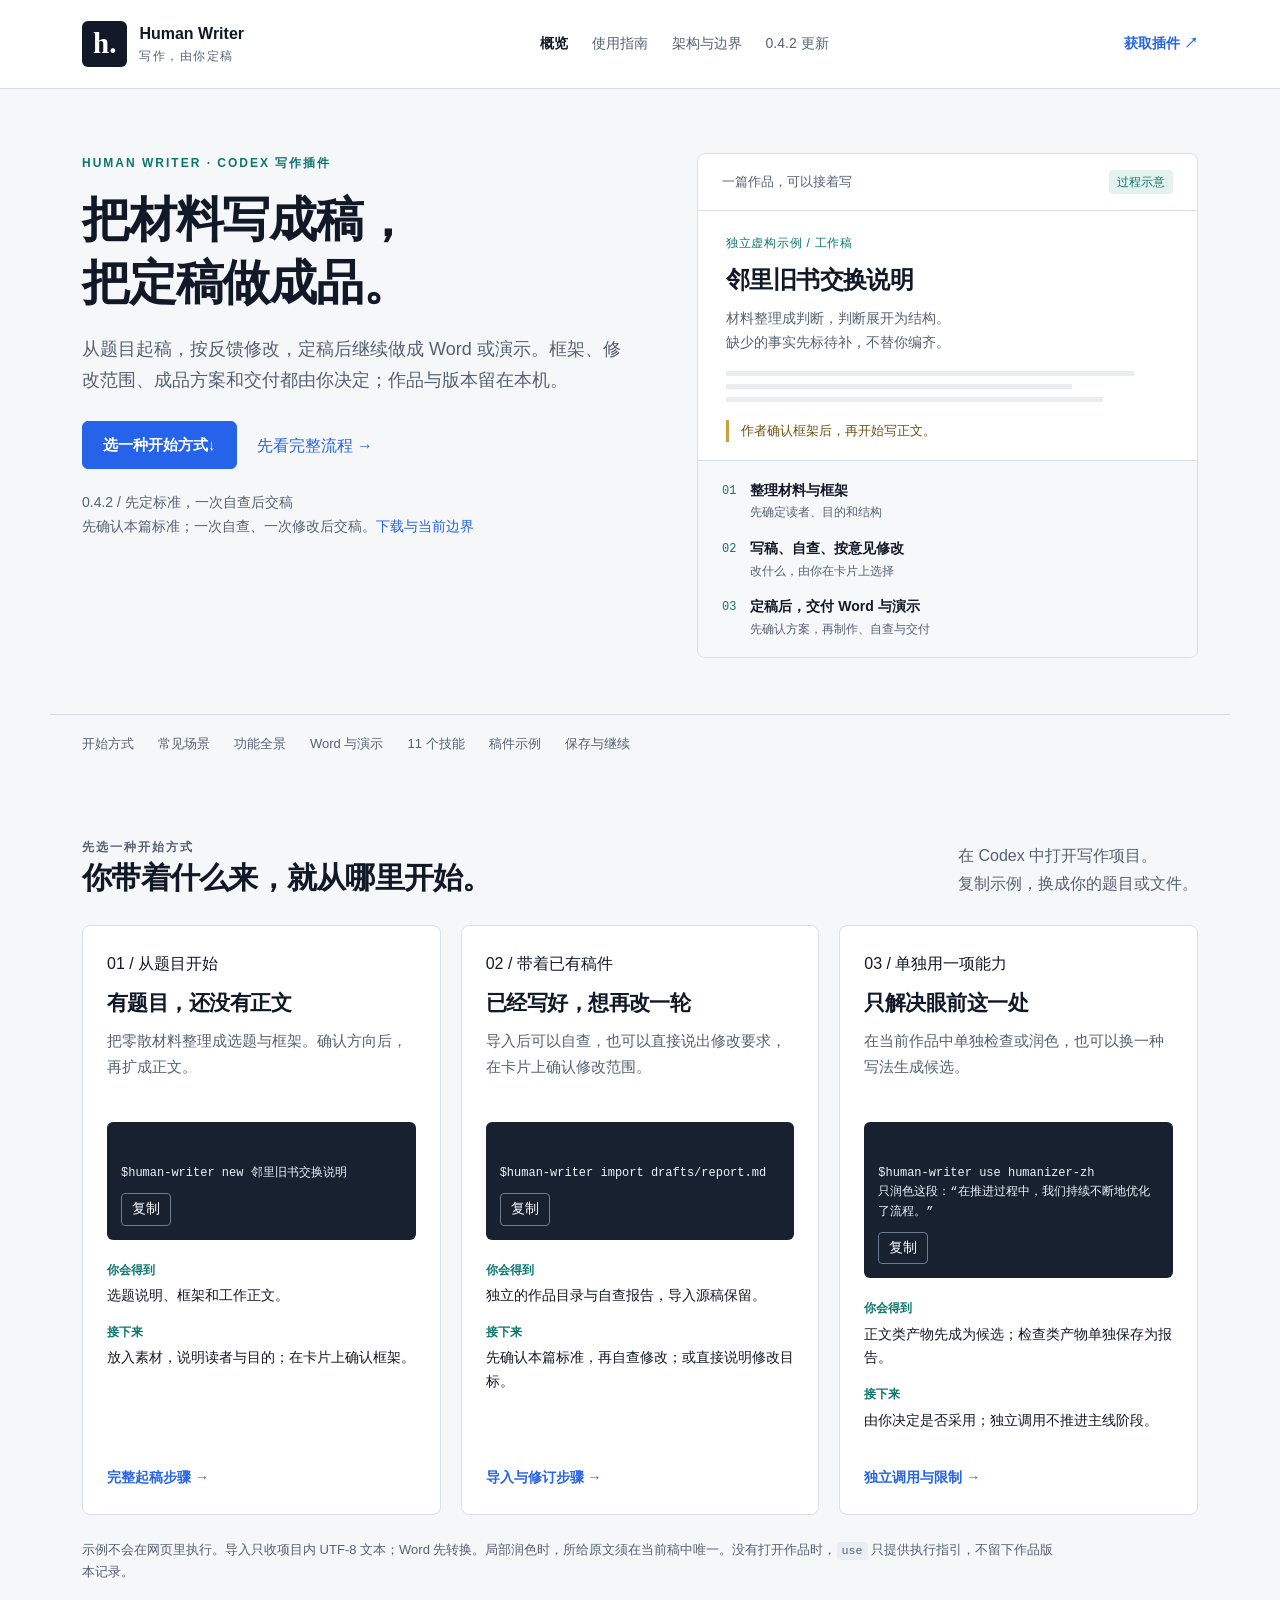
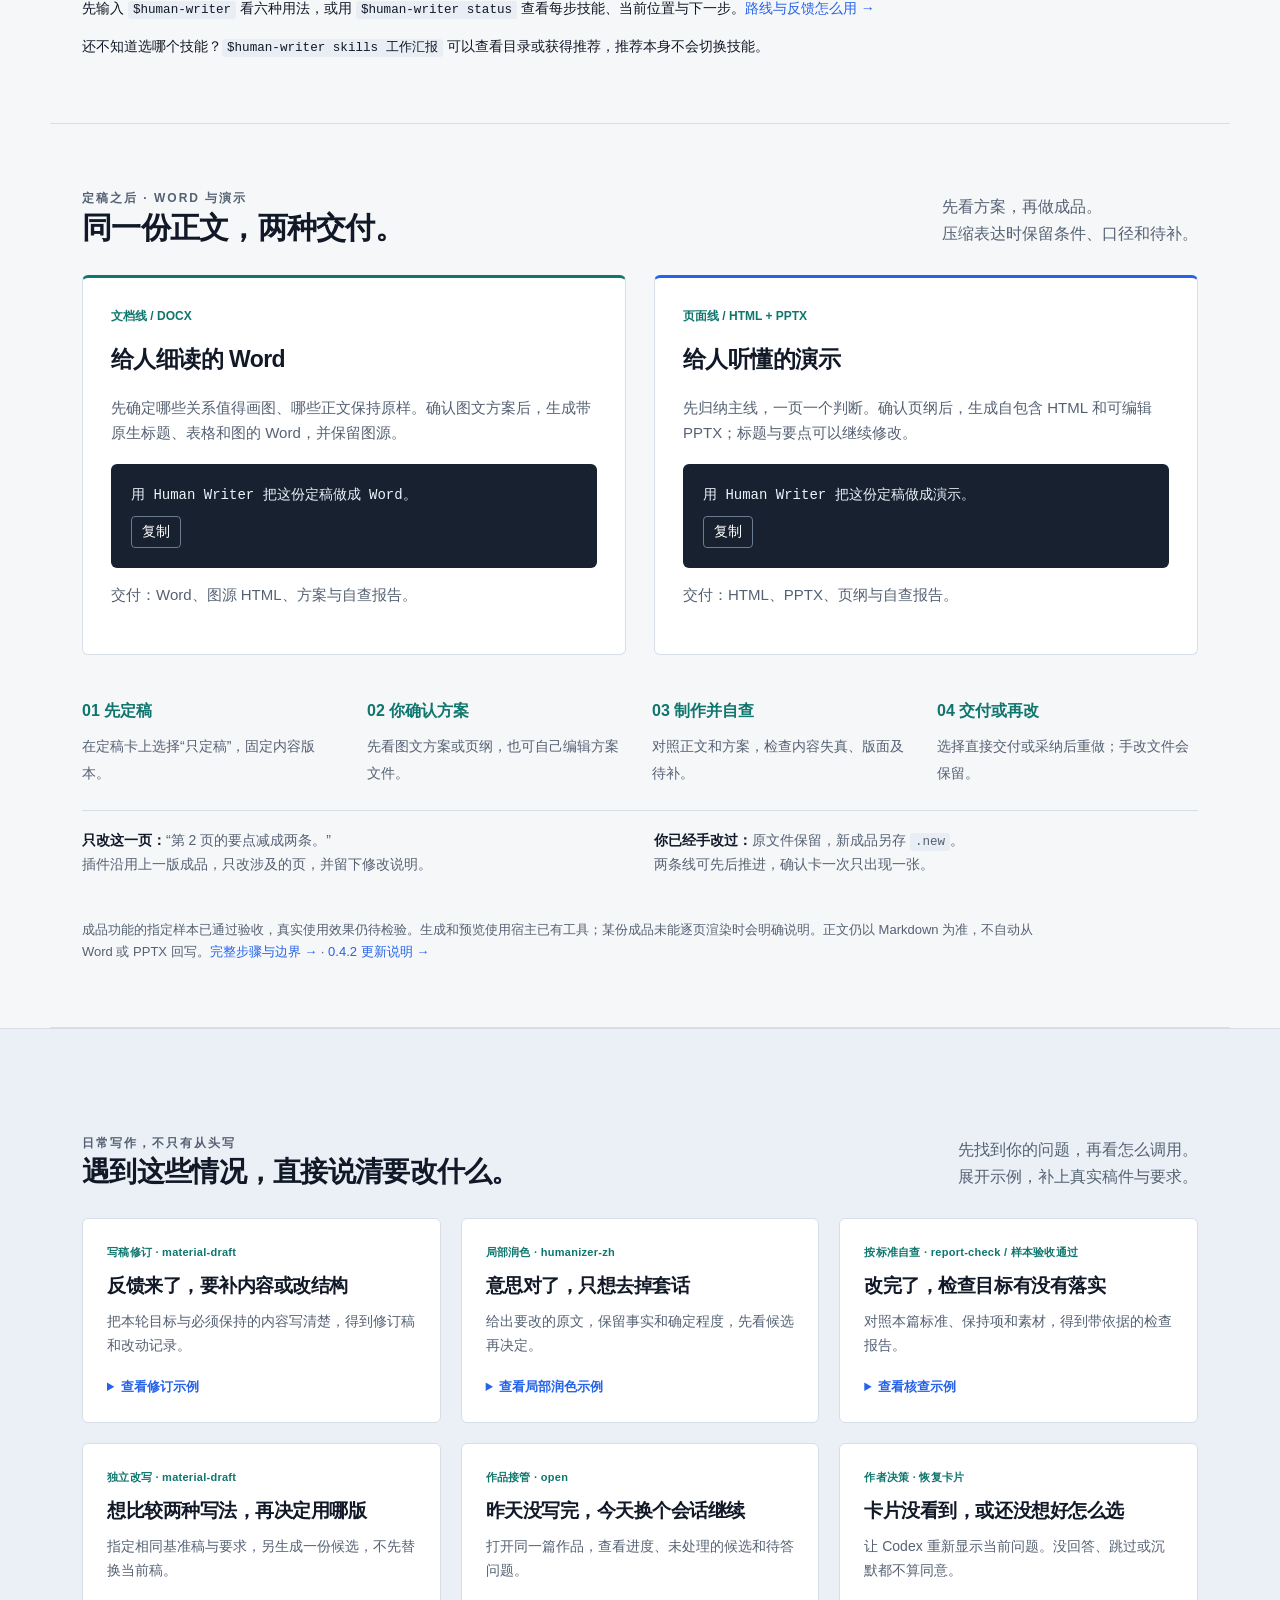
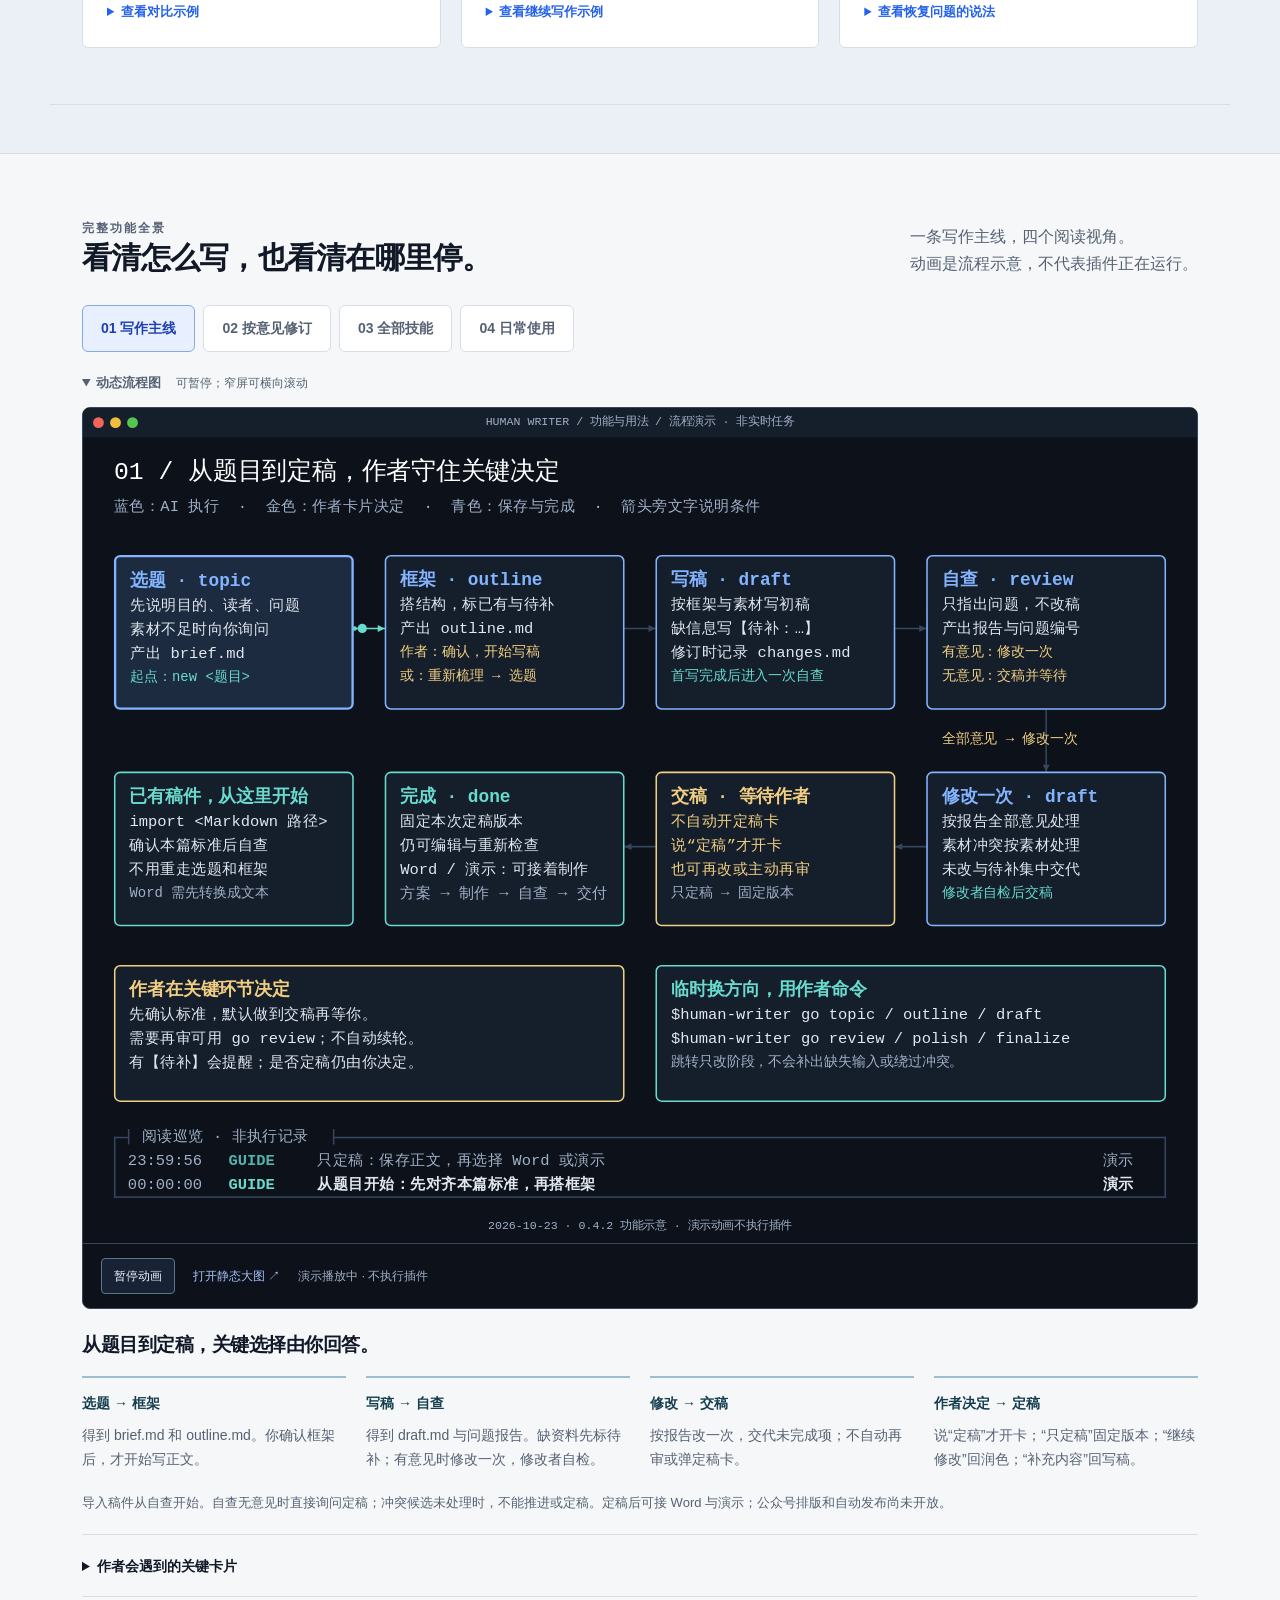
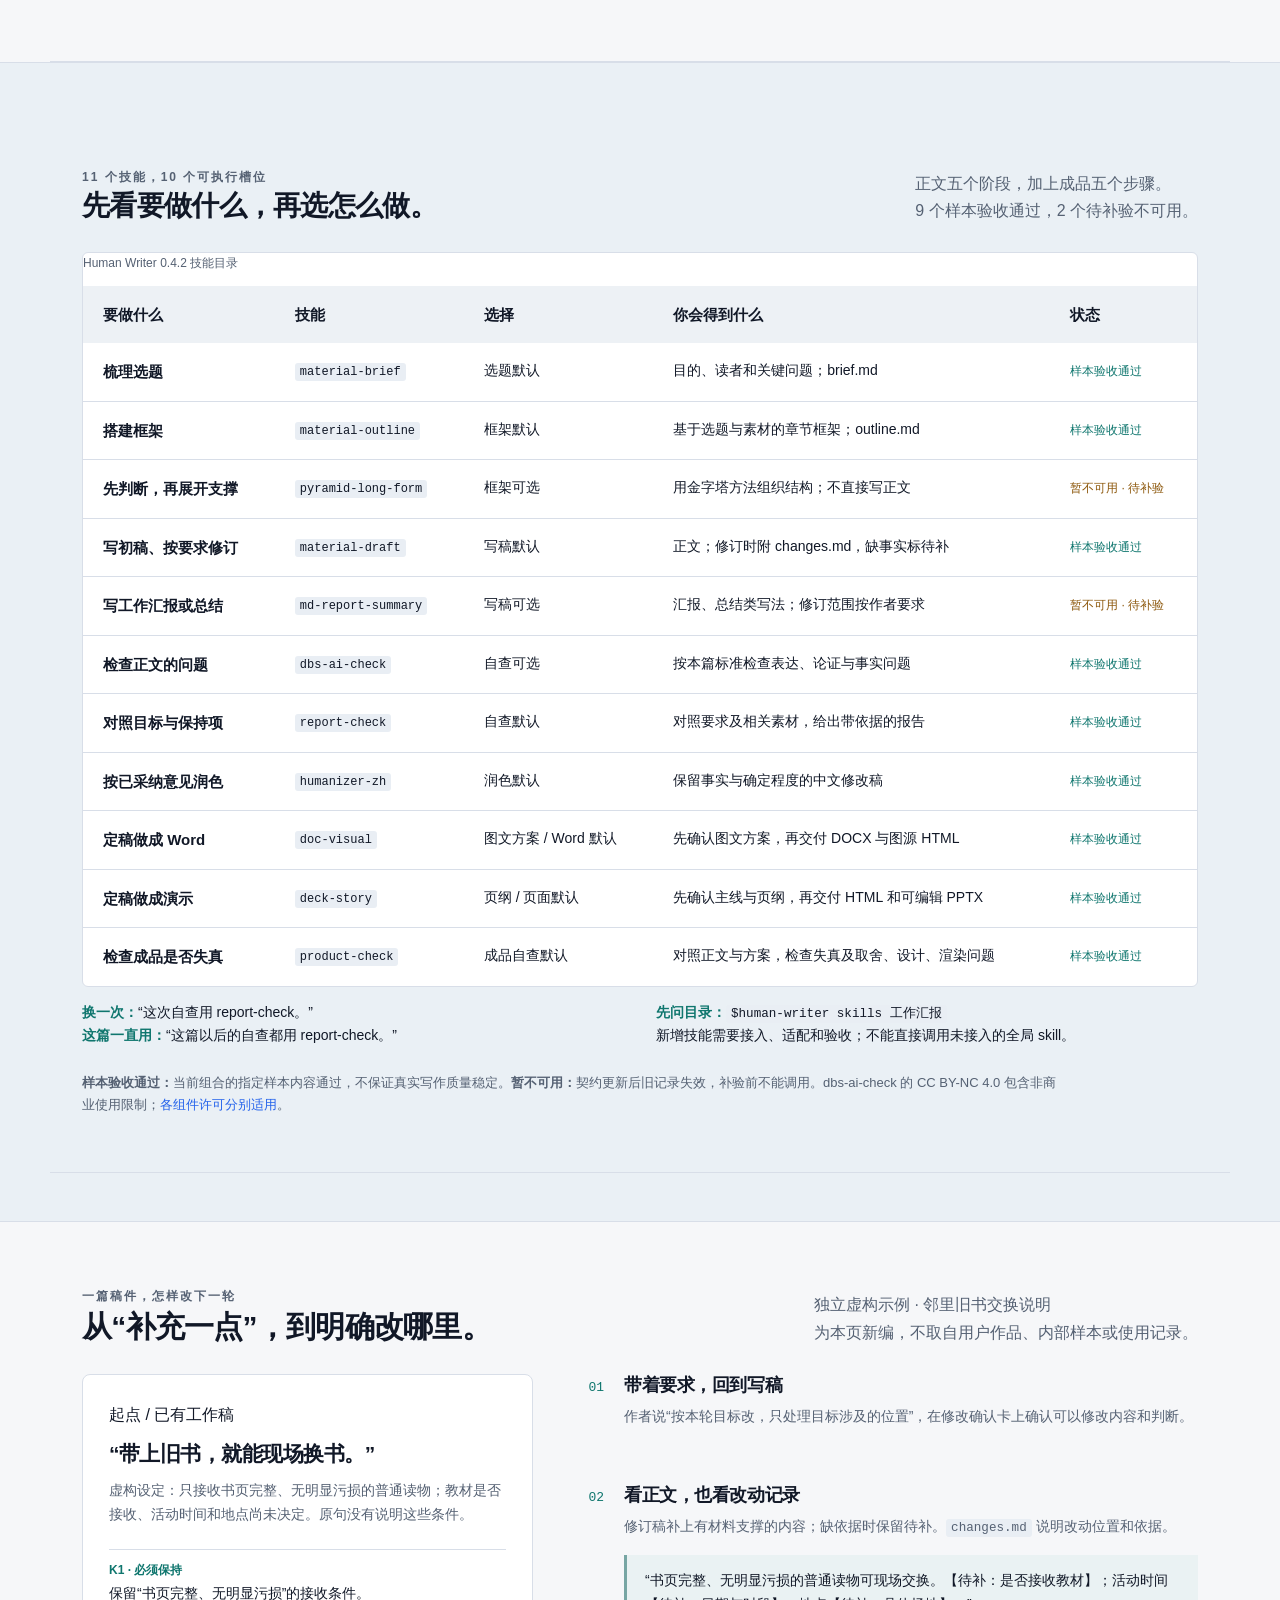
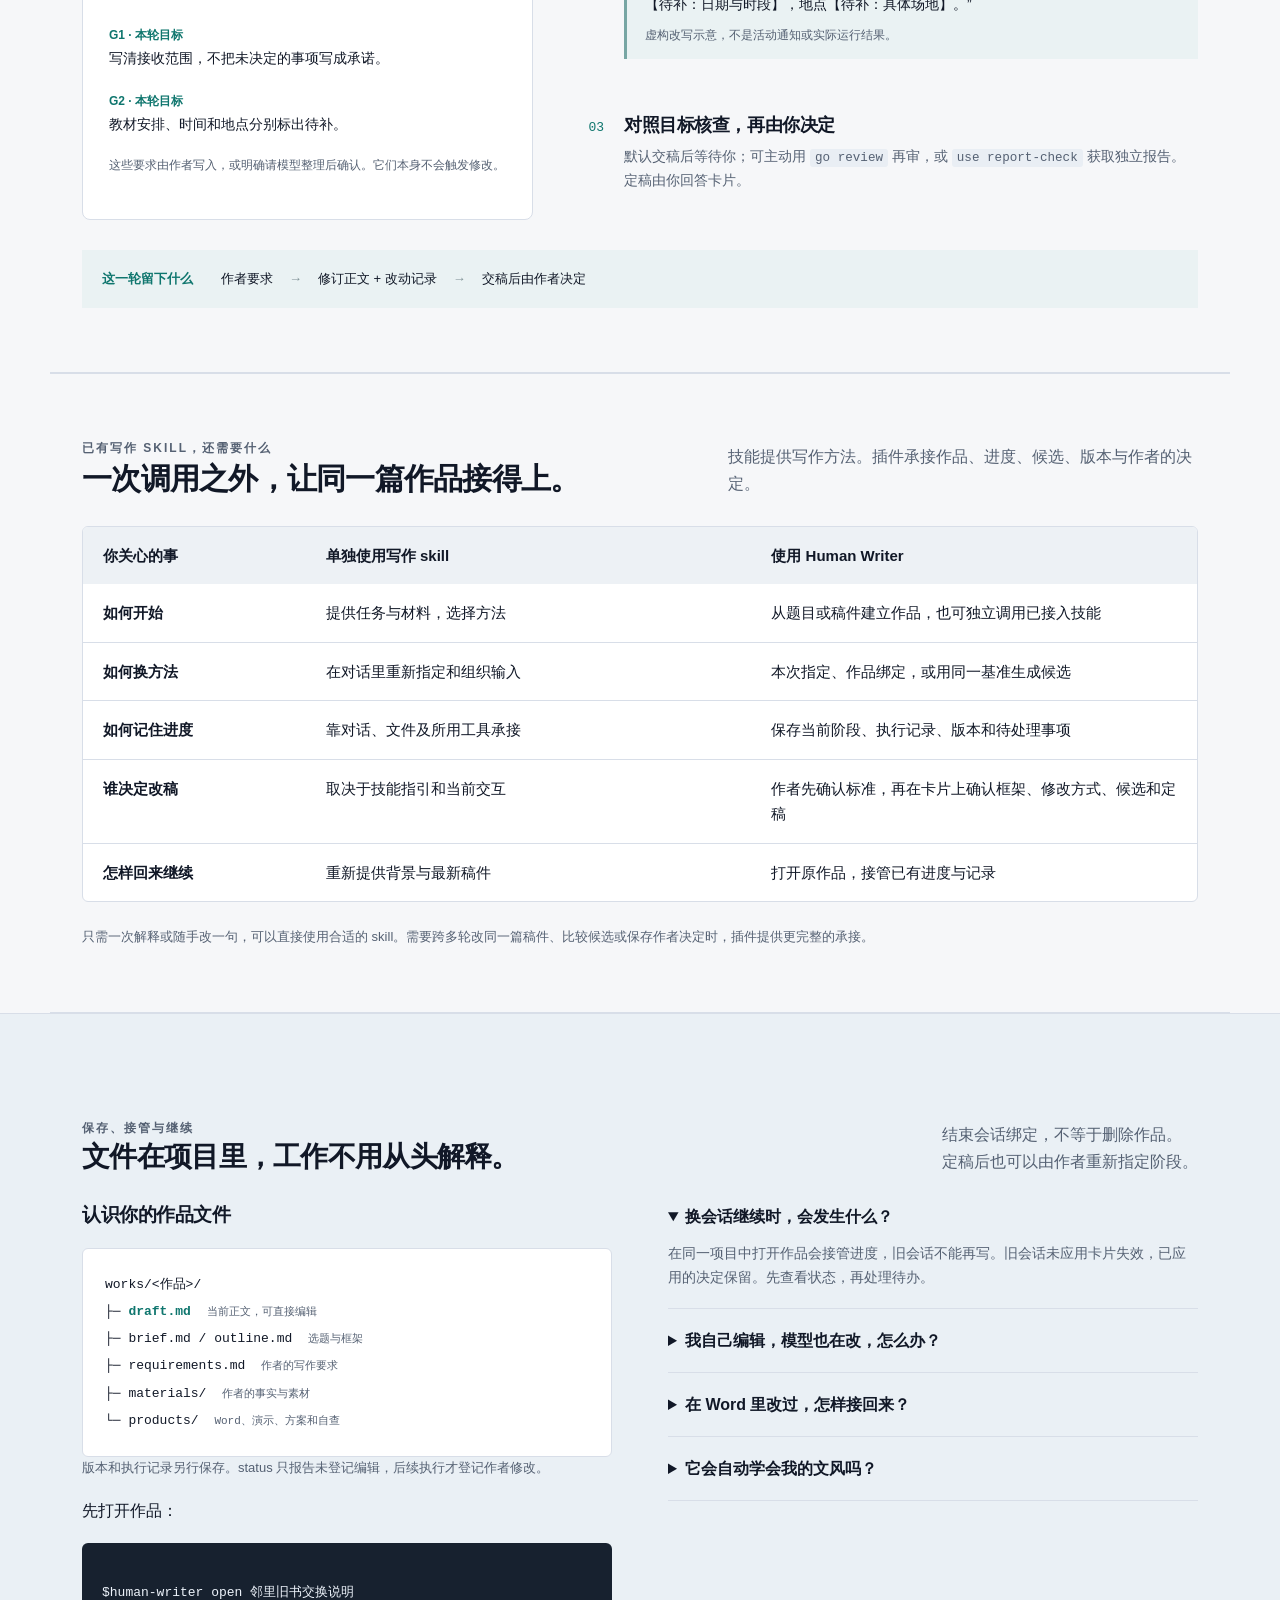
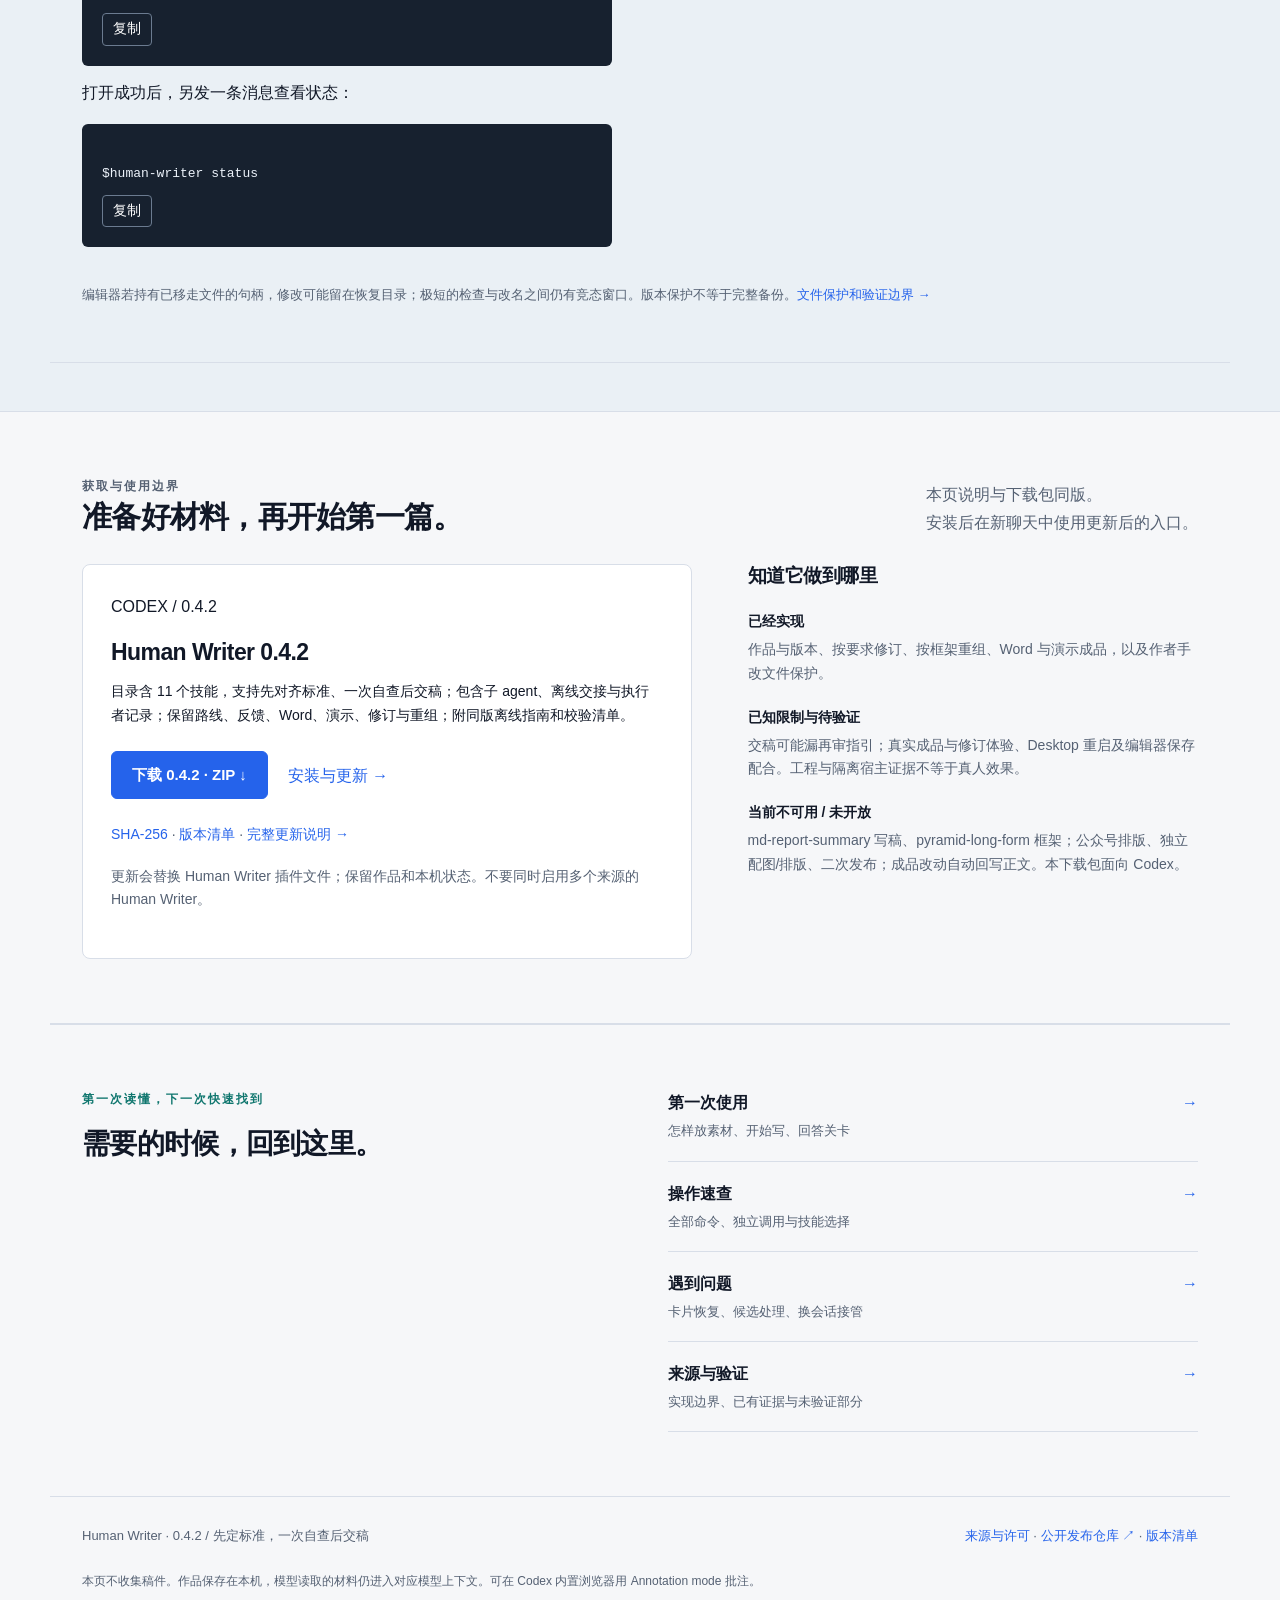
<file: index.html>
<!doctype html>
<html lang="zh-CN">
<head>
<meta charset="utf-8">
<meta name="viewport" content="width=device-width, initial-scale=1">
<meta name="description" content="Human Writer：在 Codex 中从题目起稿、按反馈修改已有稿件，或独立调用写作技能。作品、版本和关键决定都有记录。">
<meta name="theme-color" content="#f6f7f9">
<title>从稿件到 Word 与演示 · Human Writer</title>
<link rel="icon" href="favicon.svg" type="image/svg+xml">
<link rel="stylesheet" href="styles.css">
<script src="site.js" defer></script>
</head>
<body>
<a href="#main" class="skip">跳到正文</a>
<header class="header">
<div class="wrap">
<a class="brand" href="index.html"><b aria-hidden="true">h.</b><span>Human Writer<small>写作，由你定稿</small></span></a>
<nav aria-label="主导航"><a href="index.html" aria-current="page">概览</a><a href="guide.html">使用指南</a><a href="architecture.html">架构与边界</a><a href="release.html">0.4.2 更新</a></nav>
<a class="header-action" href="#get">获取插件 <span aria-hidden="true">↗</span></a>
</div>
</header>
<main id="main">
<section class="hero wrap">
<div>
<p class="eyebrow">HUMAN WRITER · CODEX 写作插件</p>
<h1>把材料写成稿，<br>把定稿做成品。</h1>
<p class="lead">从题目起稿，按反馈修改，定稿后继续做成 Word 或演示。框架、修改范围、成品方案和交付都由你决定；作品与版本留在本机。</p>
<div class="actions"><a class="button" href="#start">选一种开始方式 <span aria-hidden="true">↓</span></a><a href="#atlas">先看完整流程 →</a></div>
<p class="note release-note">0.4.2 / 先定标准，一次自查后交稿<br>先确认本篇标准；一次自查、一次修改后交稿。<a href="#get">下载与当前边界</a></p>
</div>
<aside class="writing-preview" aria-label="一篇作品如何推进">
<div class="preview-top"><span>一篇作品，可以接着写</span><span class="pill">过程示意</span></div>
<div class="draft-preview"><p class="doc-type">独立虚构示例 / 工作稿</p><h2>邻里旧书交换说明</h2><p>材料整理成判断，判断展开为结构。<br>缺少的事实先标待补，不替你编齐。</p><div class="draft-lines" aria-hidden="true"><i></i><i></i><i></i></div><p class="margin-note">作者确认框架后，再开始写正文。</p></div>
<ol class="mini-journey"><li><span>01</span><div><strong>整理材料与框架</strong><small>先确定读者、目的和结构</small></div></li><li><span>02</span><div><strong>写稿、自查、按意见修改</strong><small>改什么，由你在卡片上选择</small></div></li><li><span>03</span><div><strong>定稿后，交付 Word 与演示</strong><small>先确认方案，再制作、自查与交付</small></div></li></ol>
</aside>
</section>
<nav class="page-jumps wrap" aria-label="首页内容"><a href="#start">开始方式</a><a href="#everyday">常见场景</a><a href="#atlas">功能全景</a><a href="#products">Word 与演示</a><a href="#skills">11 个技能</a><a href="#example">稿件示例</a><a href="#continue">保存与继续</a></nav>
<section class="section wrap" id="start">
<div class="section-head"><div><p class="eyebrow">先选一种开始方式</p><h2>你带着什么来，就从哪里开始。</h2></div><p>在 Codex 中打开写作项目。<br>复制示例，换成你的题目或文件。</p></div>
<div class="start-grid">
<article class="start-card"><span class="label">01 / 从题目开始</span><h3>有题目，还没有正文</h3><p>把零散材料整理成选题与框架。确认方向后，再扩成正文。</p><pre data-copy><code>$human-writer new 邻里旧书交换说明</code></pre><dl><dt>你会得到</dt><dd>选题说明、框架和工作正文。</dd><dt>接下来</dt><dd>放入素材，说明读者与目的；在卡片上确认框架。</dd></dl><a href="guide.html#new">完整起稿步骤 →</a></article>
<article class="start-card"><span class="label">02 / 带着已有稿件</span><h3>已经写好，想再改一轮</h3><p>导入后可以自查，也可以直接说出修改要求，在卡片上确认修改范围。</p><pre data-copy><code>$human-writer import drafts/report.md</code></pre><dl><dt>你会得到</dt><dd>独立的作品目录与自查报告，导入源稿保留。</dd><dt>接下来</dt><dd>先确认本篇标准，再自查修改；或直接说明修改目标。</dd></dl><a href="guide.html#import">导入与修订步骤 →</a></article>
<article class="start-card"><span class="label">03 / 单独用一项能力</span><h3>只解决眼前这一处</h3><p>在当前作品中单独检查或润色，也可以换一种写法生成候选。</p><pre data-copy><code>$human-writer use humanizer-zh
只润色这段：“在推进过程中，我们持续不断地优化了流程。”</code></pre><dl><dt>你会得到</dt><dd>正文类产物先成为候选；检查类产物单独保存为报告。</dd><dt>接下来</dt><dd>由你决定是否采用；独立调用不推进主线阶段。</dd></dl><a href="guide.html#independent">独立调用与限制 →</a></article>
</div>
<p class="section-footnote">示例不会在网页里执行。导入只收项目内 UTF-8 文本；Word 先转换。局部润色时，所给原文须在当前稿中唯一。没有打开作品时，<code>use</code> 只提供执行指引，不留下作品版本记录。</p>
<p class="helper-line">先输入 <code>$human-writer</code> 看六种用法，或用 <code>$human-writer status</code> 查看每步技能、当前位置与下一步。<a href="guide.html#routes">路线与反馈怎么用 →</a></p>
<p class="helper-line">还不知道选哪个技能？<code>$human-writer skills 工作汇报</code> 可以查看目录或获得推荐，推荐本身不会切换技能。</p>
</section>
<section class="section wrap" id="products">
<div class="section-head"><div><p class="eyebrow">定稿之后 · Word 与演示</p><h2>同一份正文，两种交付。</h2></div><p>先看方案，再做成品。<br>压缩表达时保留条件、口径和待补。</p></div>
<div class="product-grid"><article class="product-line"><p class="label">文档线 / DOCX</p><h3>给人细读的 Word</h3><p>先确定哪些关系值得画图、哪些正文保持原样。确认图文方案后，生成带原生标题、表格和图的 Word，并保留图源。</p><pre data-copy><code>用 Human Writer 把这份定稿做成 Word。</code></pre><p class="note">交付：Word、图源 HTML、方案与自查报告。</p></article>
<article class="product-line"><p class="label">页面线 / HTML + PPTX</p><h3>给人听懂的演示</h3><p>先归纳主线，一页一个判断。确认页纲后，生成自包含 HTML 和可编辑 PPTX；标题与要点可以继续修改。</p><pre data-copy><code>用 Human Writer 把这份定稿做成演示。</code></pre><p class="note">交付：HTML、PPTX、页纲与自查报告。</p></article></div>
<ol class="product-steps"><li><strong>01 先定稿</strong><span>在定稿卡上选择“只定稿”，固定内容版本。</span></li><li><strong>02 你确认方案</strong><span>先看图文方案或页纲，也可自己编辑方案文件。</span></li><li><strong>03 制作并自查</strong><span>对照正文和方案，检查内容失真、版面及待补。</span></li><li><strong>04 交付或再改</strong><span>选择直接交付或采纳后重做；手改文件会保留。</span></li></ol>
<div class="product-followup"><p><strong>只改这一页：</strong>“第 2 页的要点减成两条。”<br>插件沿用上一版成品，只改涉及的页，并留下修改说明。</p><p><strong>你已经手改过：</strong>原文件保留，新成品另存 <code>.new</code>。<br>两条线可先后推进，确认卡一次只出现一张。</p></div>
<p class="section-footnote">成品功能的指定样本已通过验收，真实使用效果仍待检验。生成和预览使用宿主已有工具；某份成品未能逐页渲染时会明确说明。正文仍以 Markdown 为准，不自动从 Word 或 PPTX 回写。<a href="guide.html#products">完整步骤与边界 →</a> · <a href="release.html">0.4.2 更新说明 →</a></p>
</section>
<section class="band" id="everyday"><div class="wrap section">
<div class="section-head"><div><p class="eyebrow">日常写作，不只有从头写</p><h2>遇到这些情况，直接说清要改什么。</h2></div><p>先找到你的问题，再看怎么调用。<br>展开示例，补上真实稿件与要求。</p></div>
<div class="scenario-grid">
<article class="scenario"><p class="skill-label">写稿修订 · material-draft</p><h3>反馈来了，要补内容或改结构</h3><p>把本轮目标与必须保持的内容写清楚，得到修订稿和改动记录。</p><details><summary>查看修订示例</summary><pre data-copy><code>请把这些意见整理到当前作品 requirements.md 的本轮目标中，保留原有保持项，并展示全文给我确认。</code></pre><p>确认要求后，直接说明本轮要改什么：</p><pre data-copy><code>按本轮目标修订，只处理目标涉及的位置。</code></pre><p>在修改确认卡上选择“修改（可以补内容、改判断）”；只调整语言时选“只改措辞”。</p><p class="note">写下目标不等于授权改稿。需要对照要求自查，再指定 report-check。</p></details></article>
<article class="scenario"><p class="skill-label">局部润色 · humanizer-zh</p><h3>意思对了，只想去掉套话</h3><p>给出要改的原文，保留事实和确定程度，先看候选再决定。</p><details><summary>查看局部润色示例</summary><pre data-copy><code>$human-writer use humanizer-zh
只润色这段：“在推进过程中，我们持续不断地优化了流程。”
保留原意，不补事实。</code></pre><p class="note">原文必须在当前稿中唯一；先打开作品，才能保存候选和版本。</p></details></article>
<article class="scenario"><p class="skill-label">按标准自查 · report-check / 样本验收通过</p><h3>改完了，检查目标有没有落实</h3><p>对照本篇标准、保持项和素材，得到带依据的检查报告。</p><details><summary>查看核查示例</summary><pre data-copy><code>$human-writer use report-check
检查当前稿是否落实本轮目标、是否违反保持项，并写明依据。</code></pre><p class="note">独立核查不修改正文、不推进阶段。开工先确认本篇标准；默认用 report-check 自查，也可明确选 dbs-ai-check。</p></details></article>
<article class="scenario"><p class="skill-label">独立改写 · material-draft</p><h3>想比较两种写法，再决定用哪版</h3><p>指定相同基准稿与要求，另生成一份候选，不先替换当前稿。</p><details><summary>查看对比示例</summary><pre data-copy><code>$human-writer use material-draft
基于当前版本和同一组写作要求，生成另一种汇报写法，保留为候选供我比较。</code></pre><p class="note">采用候选会形成新版本；保留当前稿则不替换正文。</p></details></article>
<article class="scenario"><p class="skill-label">作品接管 · open</p><h3>昨天没写完，今天换个会话继续</h3><p>打开同一篇作品，查看进度、未处理的候选和待答问题。</p><details><summary>查看继续写作示例</summary><p>先打开作品：</p><pre data-copy><code>$human-writer open 邻里旧书交换说明</code></pre><p>打开成功后，另发一条消息查看状态：</p><pre data-copy><code>$human-writer status</code></pre><p class="note">在同一项目中打开。接管后，旧会话不能继续写这篇作品。</p></details></article>
<article class="scenario"><p class="skill-label">作者决策 · 恢复卡片</p><h3>卡片没看到，或还没想好怎么选</h3><p>让 Codex 重新显示当前问题。没回答、跳过或沉默都不算同意。</p><details><summary>查看恢复问题的说法</summary><pre data-copy><code>没看到当前卡片，请恢复原问题让我回答。</code></pre><p class="note">在实际卡片上回答。聊天里说“全部采纳”不能替代卡片回执。</p></details></article>
</div>
</div></section>
<section class="section wrap" id="atlas">
<div class="section-head"><div><p class="eyebrow">完整功能全景</p><h2>看清怎么写，也看清在哪里停。</h2></div><p>一条写作主线，四个阅读视角。<br>动画是流程示意，不代表插件正在运行。</p></div>
<div class="atlas-tabs" role="tablist" aria-label="功能全景视角">
<button role="tab" id="tab-workflow" aria-controls="panel-workflow" aria-selected="true" data-panel="workflow">01 写作主线</button>
<button role="tab" id="tab-revision" aria-controls="panel-revision" aria-selected="false" tabindex="-1" data-panel="revision">02 按意见修订</button>
<button role="tab" id="tab-skills" aria-controls="panel-skills" aria-selected="false" tabindex="-1" data-panel="skills">03 全部技能</button>
<button role="tab" id="tab-usage" aria-controls="panel-usage" aria-selected="false" tabindex="-1" data-panel="usage">04 日常使用</button>
</div>
<details class="diagram-disclosure" open><summary>动态流程图 <span class="diagram-hint">可暂停；窄屏可横向滚动</span></summary>
<div class="atlas-figure">
<div class="diagram-scroll" tabindex="0" role="region" aria-label="动态图，窄屏可横向滚动"><div class="diagram-scale"><iframe id="atlas-frame" src="panels/workflow.html?manual" title="写作主线流程示意" loading="lazy"></iframe></div></div>
<div class="atlas-controls"><button type="button" id="animation-toggle" aria-pressed="false">暂停动画</button><a id="panel-full" href="panels/workflow.html?manual" target="_blank" rel="noopener">打开静态大图 ↗</a><span id="animation-status" role="status">演示播放中 · 不执行插件</span></div>
</div></details>
<div class="atlas-reading">
<div role="tabpanel" id="panel-workflow" aria-labelledby="tab-workflow" tabindex="0">
<h3>从题目到定稿，关键选择由你回答。</h3>
<ol class="stage-reading"><li><strong>选题 → 框架</strong><span>得到 brief.md 和 outline.md。你确认框架后，才开始写正文。</span></li><li><strong>写稿 → 自查</strong><span>得到 draft.md 与问题报告。缺资料先标待补；有意见时修改一次，修改者自检。</span></li><li><strong>修改 → 交稿</strong><span>按报告改一次，交代未完成项；不自动再审或弹定稿卡。</span></li><li><strong>作者决定 → 定稿</strong><span>说“定稿”才开卡；“只定稿”固定版本；“继续修改”回润色；“补充内容”回写稿。</span></li></ol>
<p class="note">导入稿件从自查开始。自查无意见时直接询问定稿；冲突候选未处理时，不能推进或定稿。定稿后可接 Word 与演示；公众号排版和自动发布尚未开放。</p>
</div>
<div role="tabpanel" id="panel-revision" aria-labelledby="tab-revision" tabindex="0" hidden>
<h3>补内容回写稿，只改措辞才走润色。</h3>
<ol class="stage-reading"><li><strong>先写清要求</strong><span>requirements.md 记录适用标准 S、保持项 K、本轮目标 G；材料留在 materials/。</span></li><li><strong>确认修改范围</strong><span>直接说要怎么改，在卡上选择内容修改或只改措辞。写下目标本身不触发修改。</span></li><li><strong>修订留下依据</strong><span>写稿修订交付新正文和 changes.md，记录改了哪里、依据是什么，以及保持项冲突。</span></li><li><strong>修改后交稿</strong><span>修改者自检并交代未完成项；需要再审时，由你主动发起。</span></li></ol>
<p class="note">要按新思路重组整篇，先把主线写入保持项，再 go outline；确认框架后按框架重组，并逐节说明原内容的去向。写稿和润色都遵守冻结的写作要求。</p>
</div>
<div role="tabpanel" id="panel-skills" aria-labelledby="tab-skills" tabindex="0" hidden>
<h3>流程不变，写作方法可以换。</h3>
<ol class="stage-reading"><li><strong>本次指定</strong><span>“这次用 dbs-ai-check 自查”只影响本次执行。</span></li><li><strong>作品绑定</strong><span>“这篇以后的自查都用 dbs-ai-check”保存为本作品的自查选择。</span></li><li><strong>独立对比</strong><span>用同一基准和要求生成另一份候选，由你决定是否采用；主线阶段不变。</span></li><li><strong>先查可用目录</strong><span>本次指定优先于作品绑定，其后是工作区默认、内置默认。只使用目录中可用的组合；样本验收与真实使用效果分开查看。</span></li></ol>
<p class="note">本版共有 11 个技能。上游技能在这里按槽位契约执行，不代表其全部外部工具和搜索能力都开放。<a href="#skills">查看下面的完整目录 →</a></p>
</div>
<div role="tabpanel" id="panel-usage" aria-labelledby="tab-usage" tabindex="0" hidden>
<h3>正文留在项目里，下一次接着处理。</h3>
<ol class="stage-reading"><li><strong>打开或查看</strong><span>new / import 建作品，open 打开并接管，status 只读查看进度；end 仅结束绑定。</span></li><li><strong>编辑与版本</strong><span>可直接编辑 draft.md。下一次执行会登记作者编辑；遇到冲突，模型结果先留作候选。</span></li><li><strong>回来继续</strong><span>新会话在同一项目 open 作品。旧会话未应用卡片失效，已经应用的决定保留。</span></li><li><strong>和 Word 配合</strong><span>Word 导入先转文本；定稿可直接做成 Word。成品手改会被保留，重新生成另存新文件，不自动回写正文。</span></li></ol>
<p class="note">作者偏好可以作为写稿、润色的文件输入，不会自动学习文风。编辑器重载与重启体验仍需实际使用观察。<a href="#continue">阅读保存与恢复说明 →</a></p>
</div>
</div>
<details class="reference-detail"><summary>作者会遇到的关键卡片</summary><div class="table-scroll"><table><thead><tr><th>决定</th><th>可选内容</th></tr></thead><tbody><tr><th>确认修改</th><td>修改（可以补内容、改判断）/ 只改措辞 / 先不改</td></tr><tr><th>成品方案</th><td>确认，开始制作 / 重新做方案</td></tr><tr><th>成品自查</th><td>采纳后重新制作 / 直接交付；只涉及正文内容时先回正文处理</td></tr><tr><th>确认框架</th><td>确认，开始写稿 / 重新梳理</td></tr><tr><th>旧采纳卡（兼容）</th><td>全部采纳 / 只改表达问题 / 只改高严重度 / 本轮不改，进入定稿；也可输入编号，如 1,3,5</td></tr><tr><th>定稿</th><td>只定稿 / 继续修改 / 补充内容</td></tr><tr><th>候选处理</th><td>采用候选 / 保留当前稿 / 交给我手工处理</td></tr></tbody></table></div><p class="note">新路线不弹采纳卡；只有升级前的旧卡保留上述选项。作答时基准内容变化可能使卡片过期，需要重新选择；取消卡片不等于批准。</p></details>
</section>
<section class="band" id="skills"><div class="section wrap">
<div class="section-head"><div><p class="eyebrow">11 个技能，10 个可执行槽位</p><h2>先看要做什么，再选怎么做。</h2></div><p>正文五个阶段，加上成品五个步骤。<br>9 个样本验收通过，2 个待补验不可用。</p></div>
<div class="table-scroll skill-table"><table><caption>Human Writer 0.4.2 技能目录</caption><thead><tr><th>要做什么</th><th>技能</th><th>选择</th><th>你会得到什么</th><th>状态</th></tr></thead><tbody>
<tr><th>梳理选题</th><td><code>material-brief</code></td><td>选题默认</td><td>目的、读者和关键问题；brief.md</td><td><span class="available">样本验收通过</span></td></tr>
<tr><th>搭建框架</th><td><code>material-outline</code></td><td>框架默认</td><td>基于选题与素材的章节框架；outline.md</td><td><span class="available">样本验收通过</span></td></tr>
<tr><th>先判断，再展开支撑</th><td><code>pyramid-long-form</code></td><td>框架可选</td><td>用金字塔方法组织结构；不直接写正文</td><td><span class="trial">暂不可用 · 待补验</span></td></tr>
<tr><th>写初稿、按要求修订</th><td><code>material-draft</code></td><td>写稿默认</td><td>正文；修订时附 changes.md，缺事实标待补</td><td><span class="available">样本验收通过</span></td></tr>
<tr><th>写工作汇报或总结</th><td><code>md-report-summary</code></td><td>写稿可选</td><td>汇报、总结类写法；修订范围按作者要求</td><td><span class="trial">暂不可用 · 待补验</span></td></tr>
<tr><th>检查正文的问题</th><td><code>dbs-ai-check</code></td><td>自查可选</td><td>按本篇标准检查表达、论证与事实问题</td><td><span class="available">样本验收通过</span></td></tr>
<tr><th>对照目标与保持项</th><td><code>report-check</code></td><td>自查默认</td><td>对照要求及相关素材，给出带依据的报告</td><td><span class="available">样本验收通过</span></td></tr>
<tr><th>按已采纳意见润色</th><td><code>humanizer-zh</code></td><td>润色默认</td><td>保留事实与确定程度的中文修改稿</td><td><span class="available">样本验收通过</span></td></tr>
<tr><th>定稿做成 Word</th><td><code>doc-visual</code></td><td>图文方案 / Word 默认</td><td>先确认图文方案，再交付 DOCX 与图源 HTML</td><td><span class="available">样本验收通过</span></td></tr>
<tr><th>定稿做成演示</th><td><code>deck-story</code></td><td>页纲 / 页面默认</td><td>先确认主线与页纲，再交付 HTML 和可编辑 PPTX</td><td><span class="available">样本验收通过</span></td></tr>
<tr><th>检查成品是否失真</th><td><code>product-check</code></td><td>成品自查默认</td><td>对照正文与方案，检查失真及取舍、设计、渲染问题</td><td><span class="available">样本验收通过</span></td></tr>
</tbody></table></div>
<div class="skill-notes"><p><strong>换一次：</strong>“这次自查用 report-check。”<br><strong>这篇一直用：</strong>“这篇以后的自查都用 report-check。”</p><p><strong>先问目录：</strong><code>$human-writer skills 工作汇报</code><br>新增技能需要接入、适配和验收；不能直接调用未接入的全局 skill。</p></div>
<p class="section-footnote"><strong>样本验收通过：</strong>当前组合的指定样本内容通过，不保证真实写作质量稳定。<strong>暂不可用：</strong>契约更新后旧记录失效，补验前不能调用。dbs-ai-check 的 CC BY-NC 4.0 包含非商业使用限制；<a href="guide.html#sources">各组件许可分别适用</a>。</p>
</div></section>
<section class="section wrap" id="example">
<div class="section-head"><div><p class="eyebrow">一篇稿件，怎样改下一轮</p><h2>从“补充一点”，到明确改哪里。</h2></div><p>独立虚构示例 · 邻里旧书交换说明<br>为本页新编，不取自用户作品、内部样本或使用记录。</p></div>
<div class="example-layout">
<div class="example-brief"><span class="label">起点 / 已有工作稿</span><h3>“带上旧书，就能现场换书。”</h3><p>虚构设定：只接收书页完整、无明显污损的普通读物；教材是否接收、活动时间和地点尚未决定。原句没有说明这些条件。</p><div class="requirements-example"><p><strong>K1 · 必须保持</strong><br>保留“书页完整、无明显污损”的接收条件。</p><p><strong>G1 · 本轮目标</strong><br>写清接收范围，不把未决定的事项写成承诺。</p><p><strong>G2 · 本轮目标</strong><br>教材安排、时间和地点分别标出待补。</p></div><p class="note">这些要求由作者写入，或明确请模型整理后确认。它们本身不会触发修改。</p></div>
<ol class="example-steps"><li><span>01</span><div><h3>带着要求，回到写稿</h3><p>作者说“按本轮目标改，只处理目标涉及的位置”，在修改确认卡上确认可以修改内容和判断。</p></div></li><li><span>02</span><div><h3>看正文，也看改动记录</h3><p>修订稿补上有材料支撑的内容；缺依据时保留待补。<code>changes.md</code> 说明改动位置和依据。</p><blockquote>“书页完整、无明显污损的普通读物可现场交换。【待补：是否接收教材】；活动时间【待补：日期与时段】，地点【待补：具体场地】。”<cite>虚构改写示意，不是活动通知或实际运行结果。</cite></blockquote></div></li><li><span>03</span><div><h3>对照目标核查，再由你决定</h3><p>默认交稿后等待你；可主动用 <code>go review</code> 再审，或 <code>use report-check</code> 获取独立报告。定稿由你回答卡片。</p></div></li></ol>
</div>
<div class="evidence-line"><strong>这一轮留下什么</strong><span>作者要求</span><b aria-hidden="true">→</b><span>修订正文 + 改动记录</span><b aria-hidden="true">→</b><span>交稿后由作者决定</span></div>
</section>
<section class="section wrap comparison" id="why-plugin">
<div class="section-head"><div><p class="eyebrow">已有写作 skill，还需要什么</p><h2>一次调用之外，让同一篇作品接得上。</h2></div><p>技能提供写作方法。插件承接作品、进度、候选、版本与作者的决定。</p></div>
<div class="table-scroll"><table><thead><tr><th>你关心的事</th><th>单独使用写作 skill</th><th>使用 Human Writer</th></tr></thead><tbody><tr><th>如何开始</th><td>提供任务与材料，选择方法</td><td>从题目或稿件建立作品，也可独立调用已接入技能</td></tr><tr><th>如何换方法</th><td>在对话里重新指定和组织输入</td><td>本次指定、作品绑定，或用同一基准生成候选</td></tr><tr><th>如何记住进度</th><td>靠对话、文件及所用工具承接</td><td>保存当前阶段、执行记录、版本和待处理事项</td></tr><tr><th>谁决定改稿</th><td>取决于技能指引和当前交互</td><td>作者先确认标准，再在卡片上确认框架、修改方式、候选和定稿</td></tr><tr><th>怎样回来继续</th><td>重新提供背景与最新稿件</td><td>打开原作品，接管已有进度与记录</td></tr></tbody></table></div>
<p class="section-footnote">只需一次解释或随手改一句，可以直接使用合适的 skill。需要跨多轮改同一篇稿件、比较候选或保存作者决定时，插件提供更完整的承接。</p>
</section>
<section class="band" id="continue"><div class="section wrap">
<div class="section-head"><div><p class="eyebrow">保存、接管与继续</p><h2>文件在项目里，工作不用从头解释。</h2></div><p>结束会话绑定，不等于删除作品。<br>定稿后也可以由作者重新指定阶段。</p></div>
<div class="continuation-grid"><div><h3>认识你的作品文件</h3><div class="file-tree" aria-label="作品文件示意"><p>works/&lt;作品&gt;/</p><p>├─ <strong>draft.md</strong> <span>当前正文，可直接编辑</span></p><p>├─ brief.md / outline.md <span>选题与框架</span></p><p>├─ requirements.md <span>作者的写作要求</span></p><p>├─ materials/ <span>作者的事实与素材</span></p><p>└─ products/ <span>Word、演示、方案和自查</span></p></div><p class="note">版本和执行记录另行保存。status 只报告未登记编辑，后续执行才登记作者修改。</p><p>先打开作品：</p><pre data-copy><code>$human-writer open 邻里旧书交换说明</code></pre><p>打开成功后，另发一条消息查看状态：</p><pre data-copy><code>$human-writer status</code></pre></div>
<div class="continuation-faq"><details open><summary>换会话继续时，会发生什么？</summary><p>在同一项目中打开作品会接管进度，旧会话不能再写。旧会话未应用卡片失效，已应用的决定保留。先查看状态，再处理待办。</p></details><details><summary>我自己编辑，模型也在改，怎么办？</summary><p>检测到冲突时，优先保留作者正文，模型产物转为候选。你可以采用候选、保留当前稿，或手工处理。冲突未处理前，流程不会推进或定稿。</p></details><details><summary>在 Word 里改过，怎样接回来？</summary><p>成品里的改动不会自动回写 Markdown。要改正文，明确授权将 DOCX 转回文本并核对转换损失；正文修改后重新定稿，再更新成品。只改成品呈现可直接说明，例如“第 2 页要点减成两条”。</p></details><details><summary>它会自动学会我的文风吗？</summary><p>当前只传递作者偏好文件，供写稿与润色使用，不会自动学习文风。需要你提供偏好或样本，并实际检查产物。</p></details></div></div>
<p class="section-footnote">编辑器若持有已移走文件的句柄，修改可能留在恢复目录；极短的检查与改名之间仍有竞态窗口。版本保护不等于完整备份。<a href="architecture.html#limits">文件保护和验证边界 →</a></p>
</div></section>
<section class="section wrap" id="get">
<div class="section-head"><div><p class="eyebrow">获取与使用边界</p><h2>准备好材料，再开始第一篇。</h2></div><p>本页说明与下载包同版。<br>安装后在新聊天中使用更新后的入口。</p></div>
<div class="get-grid"><div class="download-block"><p class="label">CODEX / 0.4.2</p><h3>Human Writer 0.4.2</h3><p>目录含 11 个技能，支持先对齐标准、一次自查后交稿；包含子 agent、离线交接与执行者记录；保留路线、反馈、Word、演示、修订与重组；附同版离线指南和校验清单。</p><div class="actions"><a class="button" href="downloads/human-writer-codex.zip" download>下载 0.4.2 · ZIP ↓</a><a href="guide.html#install">安装与更新 →</a></div><p class="note"><a href="downloads/human-writer-codex.zip.sha256">SHA-256</a> · <a href="release.json">版本清单</a> · <a href="release.html">完整更新说明 →</a></p><p class="note">更新会替换 Human Writer 插件文件；保留作品和本机状态。不要同时启用多个来源的 Human Writer。</p></div>
<div class="bounds-list"><h3>知道它做到哪里</h3><p><strong>已经实现</strong><br>作品与版本、按要求修订、按框架重组、Word 与演示成品，以及作者手改文件保护。</p><p><strong>已知限制与待验证</strong><br>交稿可能漏再审指引；真实成品与修订体验、Desktop 重启及编辑器保存配合。工程与隔离宿主证据不等于真人效果。</p><p><strong>当前不可用 / 未开放</strong><br>md-report-summary 写稿、pyramid-long-form 框架；公众号排版、独立配图/排版、二次发布；成品改动自动回写正文。本下载包面向 Codex。</p></div></div>
</section>
<section class="section wrap quicklinks" aria-label="继续查阅">
<div><p class="eyebrow">第一次读懂，下一次快速找到</p><h2>需要的时候，回到这里。</h2></div><div class="quicklink-list"><a href="guide.html#new"><span><strong>第一次使用</strong><small>怎样放素材、开始写、回答关卡</small></span><b aria-hidden="true">→</b></a><a href="guide.html#reference"><span><strong>操作速查</strong><small>全部命令、独立调用与技能选择</small></span><b aria-hidden="true">→</b></a><a href="guide.html#cards"><span><strong>遇到问题</strong><small>卡片恢复、候选处理、换会话接管</small></span><b aria-hidden="true">→</b></a><a href="architecture.html#evidence"><span><strong>来源与验证</strong><small>实现边界、已有证据与未验证部分</small></span><b aria-hidden="true">→</b></a></div>
</section>
</main>
<footer class="wrap"><p>Human Writer · 0.4.2 / 先定标准，一次自查后交稿</p><div><a href="guide.html#sources">来源与许可</a> · <a href="https://github.com/ww880412/human-writer-guide">公开发布仓库 ↗</a> · <a href="release.json">版本清单</a></div><p class="footer-note">本页不收集稿件。作品保存在本机，模型读取的材料仍进入对应模型上下文。可在 Codex 内置浏览器用 Annotation mode 批注。</p></footer>
</body></html>
</file>
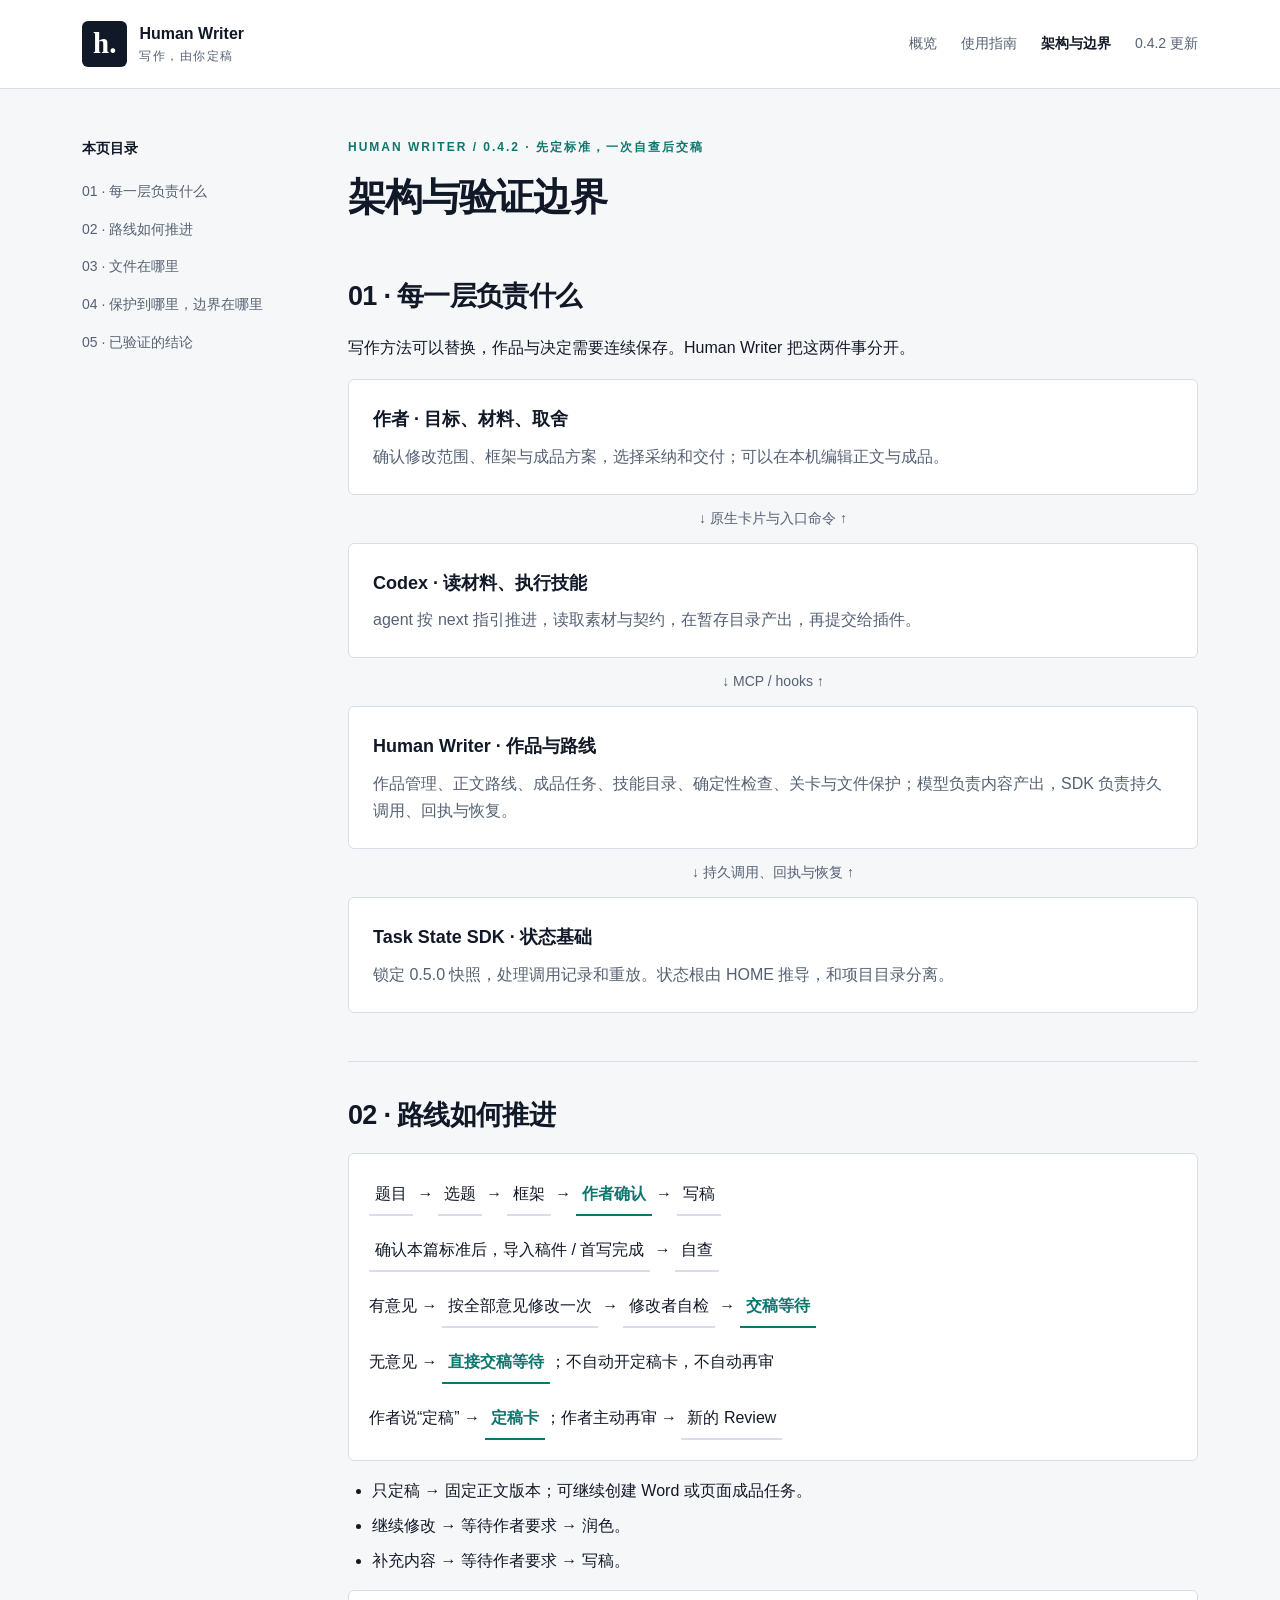
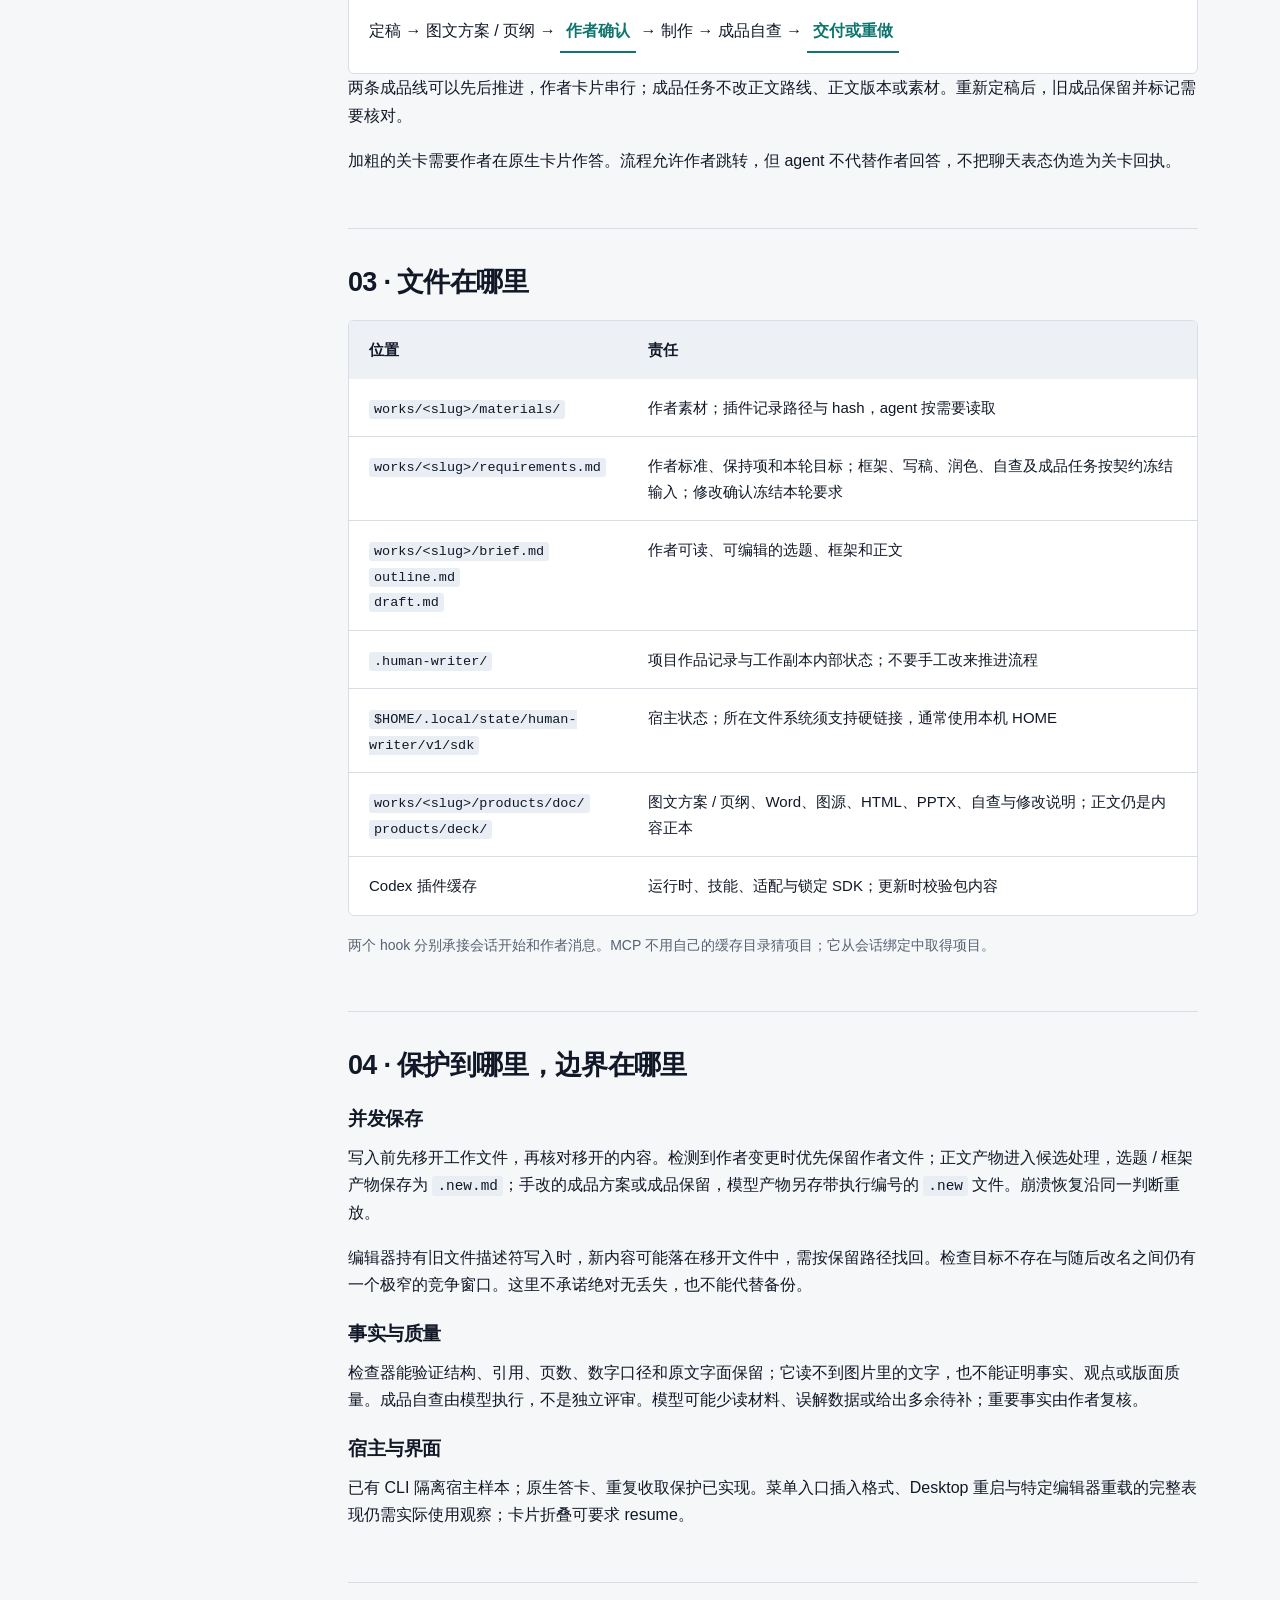
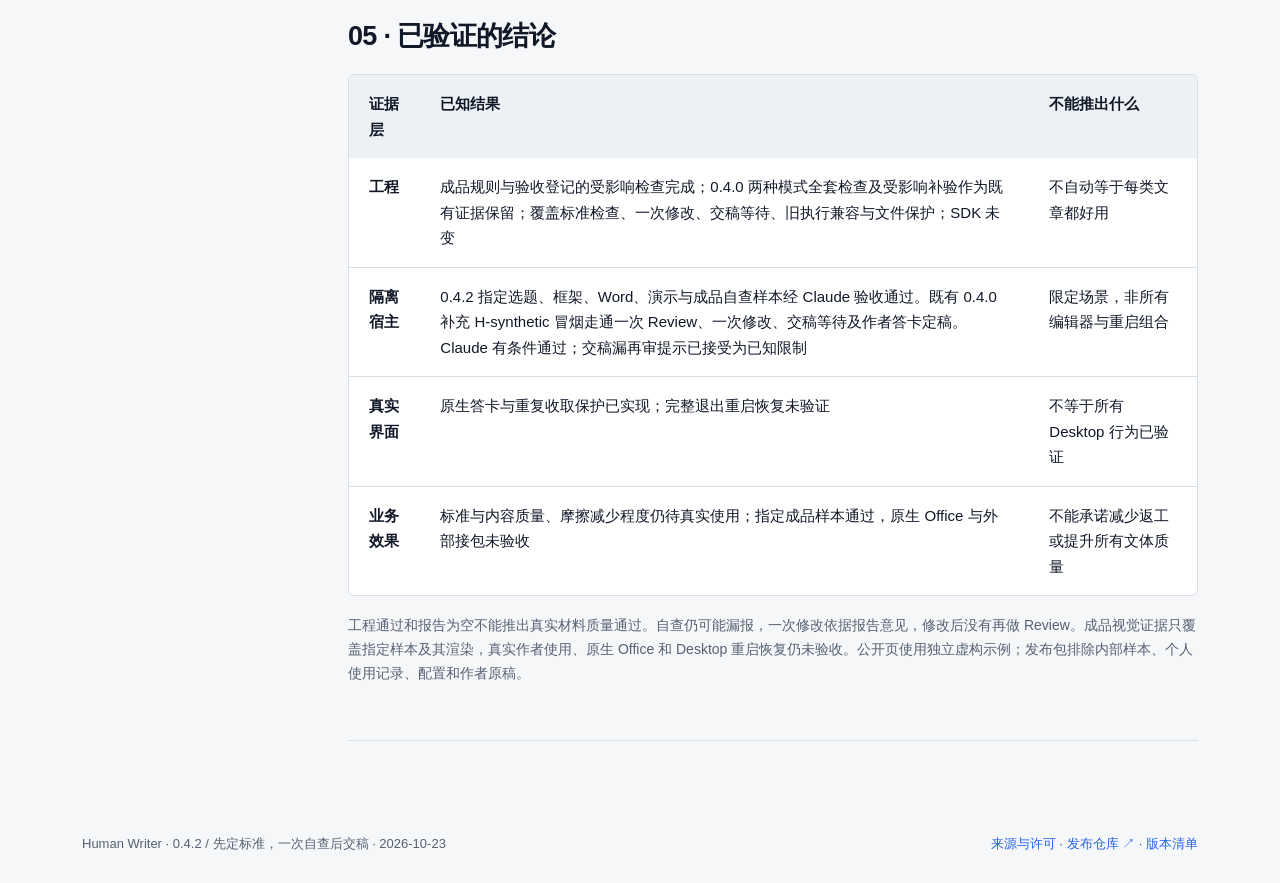
<file: architecture.html>
<!doctype html>
<html lang="zh-CN">
<head>
<meta charset="utf-8">
<meta name="viewport" content="width=device-width, initial-scale=1">
<meta name="description" content="Human Writer：在 Codex 中从题目或已有稿件开始，按素材写作、按意见润色，先对齐本篇标准，由作者确认框架与定稿。">
<meta name="theme-color" content="#f6f7f9">
<title>架构与验证边界 · Human Writer</title>
<link rel="icon" href="favicon.svg" type="image/svg+xml">
<link rel="stylesheet" href="styles.css">
<script src="site.js" defer>
</script>
</head>
<body>
<a href="#main" class="skip">跳到正文</a>
<header class="header">
<div class="wrap">
<a class="brand" href="index.html">
<b aria-hidden="true">h.</b>
<span>Human Writer<small>写作，由你定稿</small>
</span>
</a>
<nav aria-label="主导航">
<a href="index.html">概览</a>
<a href="guide.html">使用指南</a>
<a href="architecture.html" aria-current="page">架构与边界</a><a href="release.html">0.4.2 更新</a>
</nav>
</div>
</header>
<main id="main" class="wrap document">
<aside class="toc" aria-label="本页目录">
<strong>本页目录</strong>
<a href="#layers">01 · 每一层负责什么</a>
<a href="#route">02 · 路线如何推进</a>
<a href="#files">03 · 文件在哪里</a>
<a href="#limits">04 · 保护到哪里，边界在哪里</a>
<a href="#evidence">05 · 已验证的结论</a>
</aside>
<article class="prose">
<p class="eyebrow">Human Writer / 0.4.2 · 先定标准，一次自查后交稿</p>
<h1>架构与验证边界</h1>
<section id="layers">
<h2>01 · 每一层负责什么</h2>
<p>写作方法可以替换，作品与决定需要连续保存。Human Writer 把这两件事分开。</p>
<div class="layer">
<strong>作者 · 目标、材料、取舍</strong>
<p>确认修改范围、框架与成品方案，选择采纳和交付；可以在本机编辑正文与成品。</p>
</div>
<div class="arrow">↓ 原生卡片与入口命令 ↑</div>
<div class="layer">
<strong>Codex · 读材料、执行技能</strong>
<p>agent 按 next 指引推进，读取素材与契约，在暂存目录产出，再提交给插件。</p>
</div>
<div class="arrow">↓ MCP / hooks ↑</div>
<div class="layer">
<strong>Human Writer · 作品与路线</strong>
<p>作品管理、正文路线、成品任务、技能目录、确定性检查、关卡与文件保护；模型负责内容产出，SDK 负责持久调用、回执与恢复。</p>
</div>
<div class="arrow">↓ 持久调用、回执与恢复 ↑</div>
<div class="layer">
<strong>Task State SDK · 状态基础</strong>
<p>锁定 0.5.0 快照，处理调用记录和重放。状态根由 HOME 推导，和项目目录分离。</p>
</div>
</section>
<section id="route">
<h2>02 · 路线如何推进</h2>
<div class="flow" aria-label="写作路线">
<p>
<span>题目</span> → <span>选题</span> → <span>框架</span> → <strong>作者确认</strong> → <span>写稿</span>
</p>
<p>
<span>确认本篇标准后，导入稿件 / 首写完成</span> → <span>自查</span>
</p>
<p>有意见 → <span>按全部意见修改一次</span> → <span>修改者自检</span> → <strong>交稿等待</strong></p>
<p>无意见 → <strong>直接交稿等待</strong>；不自动开定稿卡，不自动再审</p>
<p>作者说“定稿” → <strong>定稿卡</strong>；作者主动再审 → <span>新的 Review</span></p>
</div>
<ul>
<li>只定稿 → 固定正文版本；可继续创建 Word 或页面成品任务。</li>
<li>继续修改 → 等待作者要求 → 润色。</li>
<li>补充内容 → 等待作者要求 → 写稿。</li>
</ul>
<div class="flow"><p>定稿 → 图文方案 / 页纲 → <strong>作者确认</strong> → 制作 → 成品自查 → <strong>交付或重做</strong></p></div><p>两条成品线可以先后推进，作者卡片串行；成品任务不改正文路线、正文版本或素材。重新定稿后，旧成品保留并标记需要核对。</p><p>加粗的关卡需要作者在原生卡片作答。流程允许作者跳转，但 agent 不代替作者回答，不把聊天表态伪造为关卡回执。</p>
</section>
<section id="files">
<h2>03 · 文件在哪里</h2>
<div class="table-scroll">
<table>
<thead>
<tr>
<th>位置</th>
<th>责任</th>
</tr>
</thead>
<tbody>
<tr>
<td>
<code>works/&lt;slug&gt;/materials/</code>
</td>
<td>作者素材；插件记录路径与 hash，agent 按需要读取</td>
</tr>
<tr>
<td>
<code>works/&lt;slug&gt;/requirements.md</code></td><td>作者标准、保持项和本轮目标；框架、写稿、润色、自查及成品任务按契约冻结输入；修改确认冻结本轮要求</td></tr><tr><td>
<code>works/&lt;slug&gt;/brief.md</code>
<br>
<code>outline.md</code>
<br>
<code>draft.md</code>
</td>
<td>作者可读、可编辑的选题、框架和正文</td>
</tr>
<tr>
<td>
<code>.human-writer/</code>
</td>
<td>项目作品记录与工作副本内部状态；不要手工改来推进流程</td>
</tr>
<tr>
<td>
<code>$HOME/.local/state/human-writer/v1/sdk</code>
</td>
<td>宿主状态；所在文件系统须支持硬链接，通常使用本机 HOME</td>
</tr>
<tr>
<td><code>works/&lt;slug&gt;/products/doc/</code><br><code>products/deck/</code></td><td>图文方案 / 页纲、Word、图源、HTML、PPTX、自查与修改说明；正文仍是内容正本</td></tr><tr><td>Codex 插件缓存</td>
<td>运行时、技能、适配与锁定 SDK；更新时校验包内容</td>
</tr>
</tbody>
</table>
</div>
<p class="note" style="margin-top:18px">两个 hook 分别承接会话开始和作者消息。MCP 不用自己的缓存目录猜项目；它从会话绑定中取得项目。</p>
</section>
<section id="limits">
<h2>04 · 保护到哪里，边界在哪里</h2>
<h3>并发保存</h3>
<p>写入前先移开工作文件，再核对移开的内容。检测到作者变更时优先保留作者文件；正文产物进入候选处理，选题 / 框架产物保存为 <code>.new.md</code>；手改的成品方案或成品保留，模型产物另存带执行编号的 <code>.new</code> 文件。崩溃恢复沿同一判断重放。</p>
<p>编辑器持有旧文件描述符写入时，新内容可能落在移开文件中，需按保留路径找回。检查目标不存在与随后改名之间仍有一个极窄的竞争窗口。这里不承诺绝对无丢失，也不能代替备份。</p>
<h3>事实与质量</h3>
<p>检查器能验证结构、引用、页数、数字口径和原文字面保留；它读不到图片里的文字，也不能证明事实、观点或版面质量。成品自查由模型执行，不是独立评审。模型可能少读材料、误解数据或给出多余待补；重要事实由作者复核。</p>
<h3>宿主与界面</h3>
<p>已有 CLI 隔离宿主样本；原生答卡、重复收取保护已实现。菜单入口插入格式、Desktop 重启与特定编辑器重载的完整表现仍需实际使用观察；卡片折叠可要求 resume。</p>
</section>
<section id="evidence">
<h2>05 · 已验证的结论</h2>
<div class="table-scroll">
<table>
<thead>
<tr>
<th>证据层</th>
<th>已知结果</th>
<th>不能推出什么</th>
</tr>
</thead>
<tbody>
<tr>
<th>工程</th>
<td>成品规则与验收登记的受影响检查完成；0.4.0 两种模式全套检查及受影响补验作为既有证据保留；覆盖标准检查、一次修改、交稿等待、旧执行兼容与文件保护；SDK 未变</td>
<td>不自动等于每类文章都好用</td>
</tr>
<tr>
<th>隔离宿主</th>
<td>0.4.2 指定选题、框架、Word、演示与成品自查样本经 Claude 验收通过。既有 0.4.0 补充 H-synthetic 冒烟走通一次 Review、一次修改、交稿等待及作者答卡定稿。Claude 有条件通过；交稿漏再审提示已接受为已知限制</td>
<td>限定场景，非所有编辑器与重启组合</td>
</tr>
<tr>
<th>真实界面</th>
<td>原生答卡与重复收取保护已实现；完整退出重启恢复未验证</td>
<td>不等于所有 Desktop 行为已验证</td>
</tr>
<tr>
<th>业务效果</th>
<td>标准与内容质量、摩擦减少程度仍待真实使用；指定成品样本通过，原生 Office 与外部接包未验收</td>
<td>不能承诺减少返工或提升所有文体质量</td>
</tr>
</tbody>
</table>
</div>
<p class="note" style="margin-top:18px">工程通过和报告为空不能推出真实材料质量通过。自查仍可能漏报，一次修改依据报告意见，修改后没有再做 Review。成品视觉证据只覆盖指定样本及其渲染，真实作者使用、原生 Office 和 Desktop 重启恢复仍未验收。公开页使用独立虚构示例；发布包排除内部样本、个人使用记录、配置和作者原稿。</p>
</section>
</article>
</main>
<footer class="wrap">
<p>Human Writer · 0.4.2 / 先定标准，一次自查后交稿 · 2026-10-23</p>
<div>
<a href="guide.html#sources">来源与许可</a> · <a href="https://github.com/ww880412/human-writer-guide">发布仓库 ↗</a> · <a href="release.json">版本清单</a>
</div>
</footer>
</body>
</html>
</file>
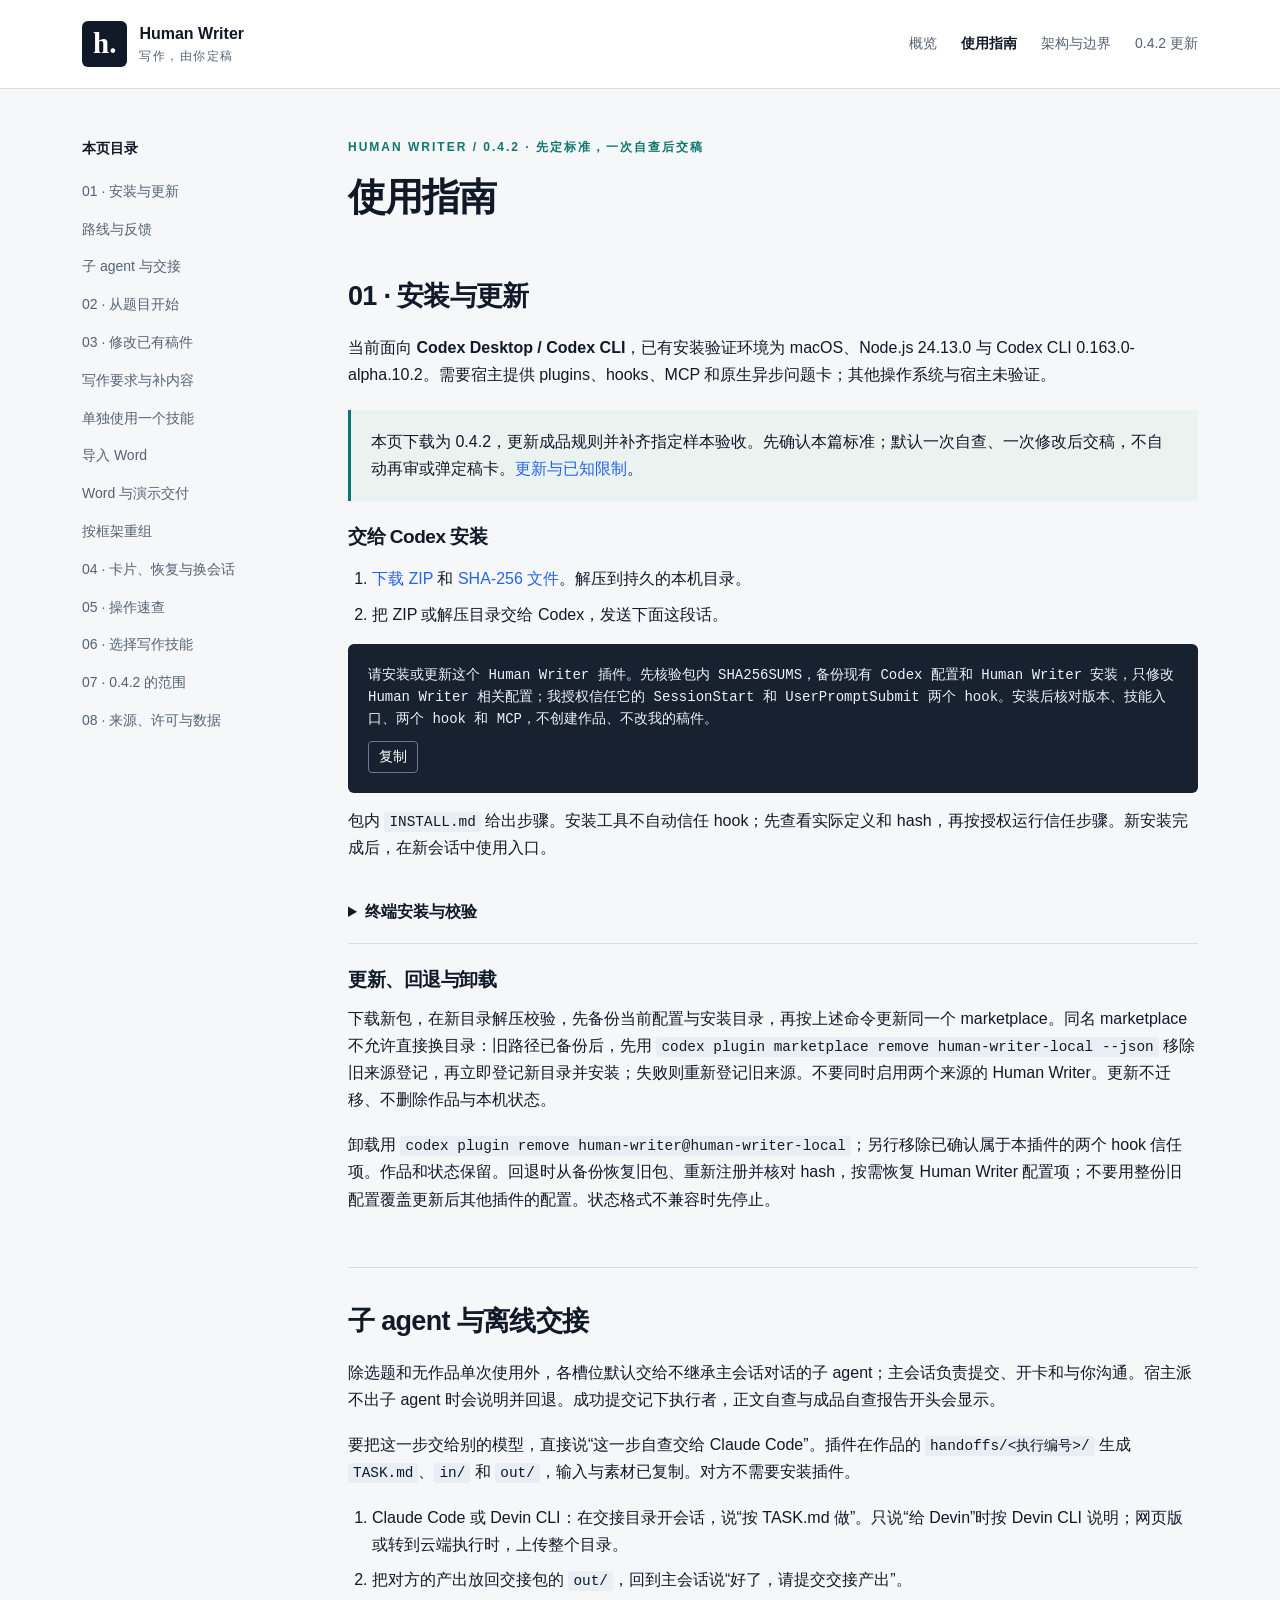
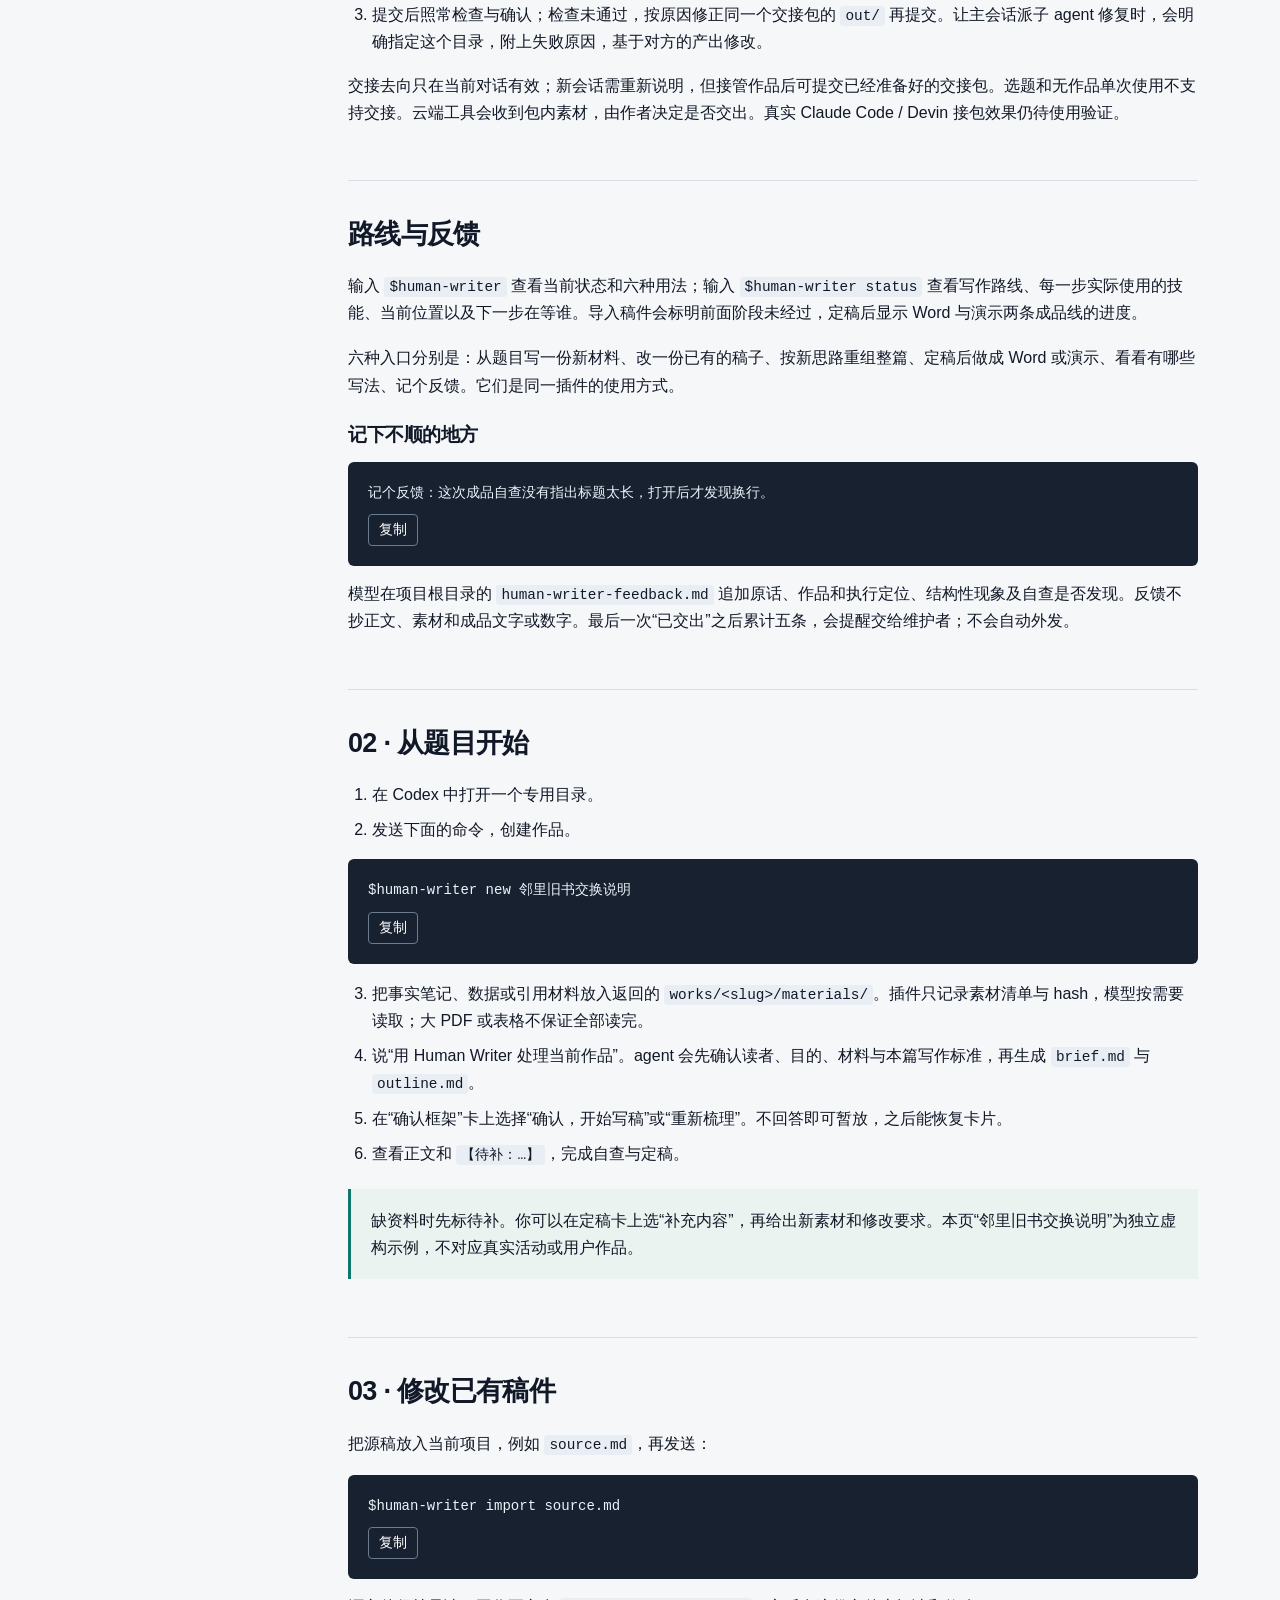
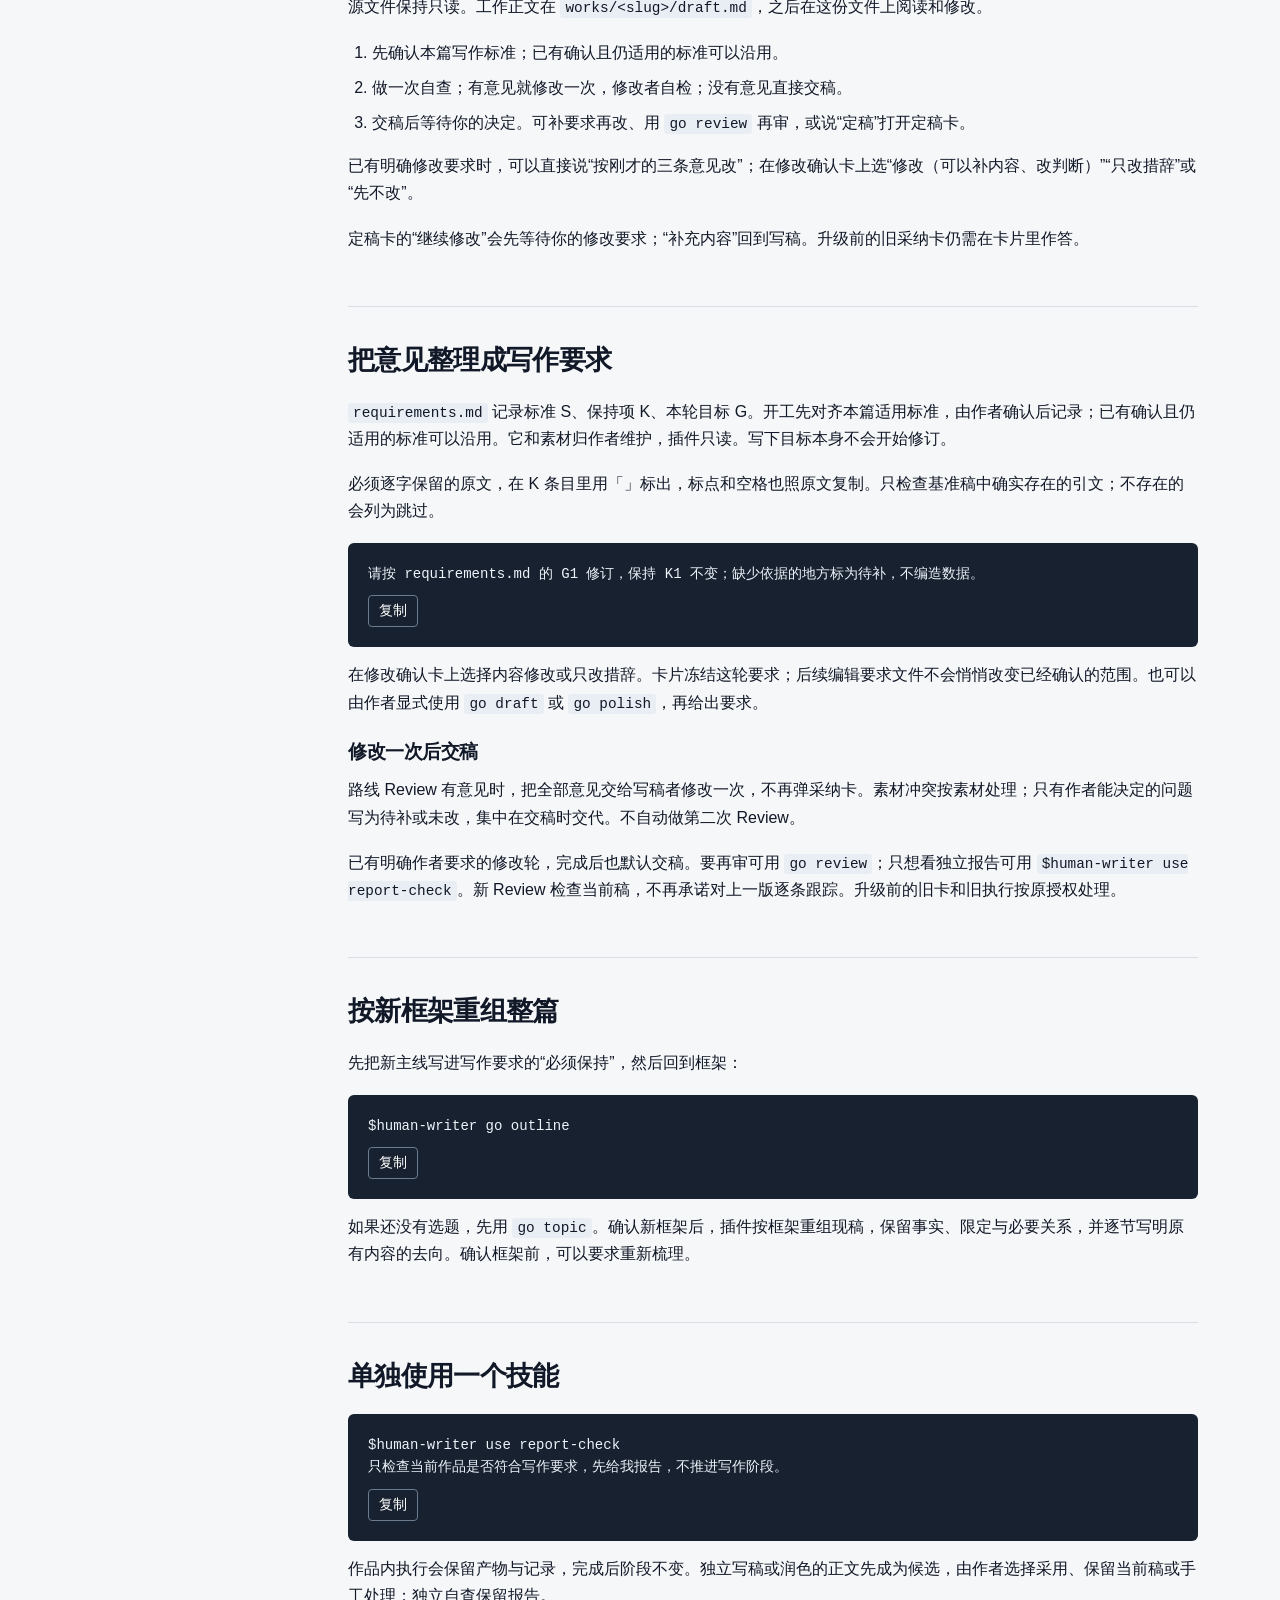
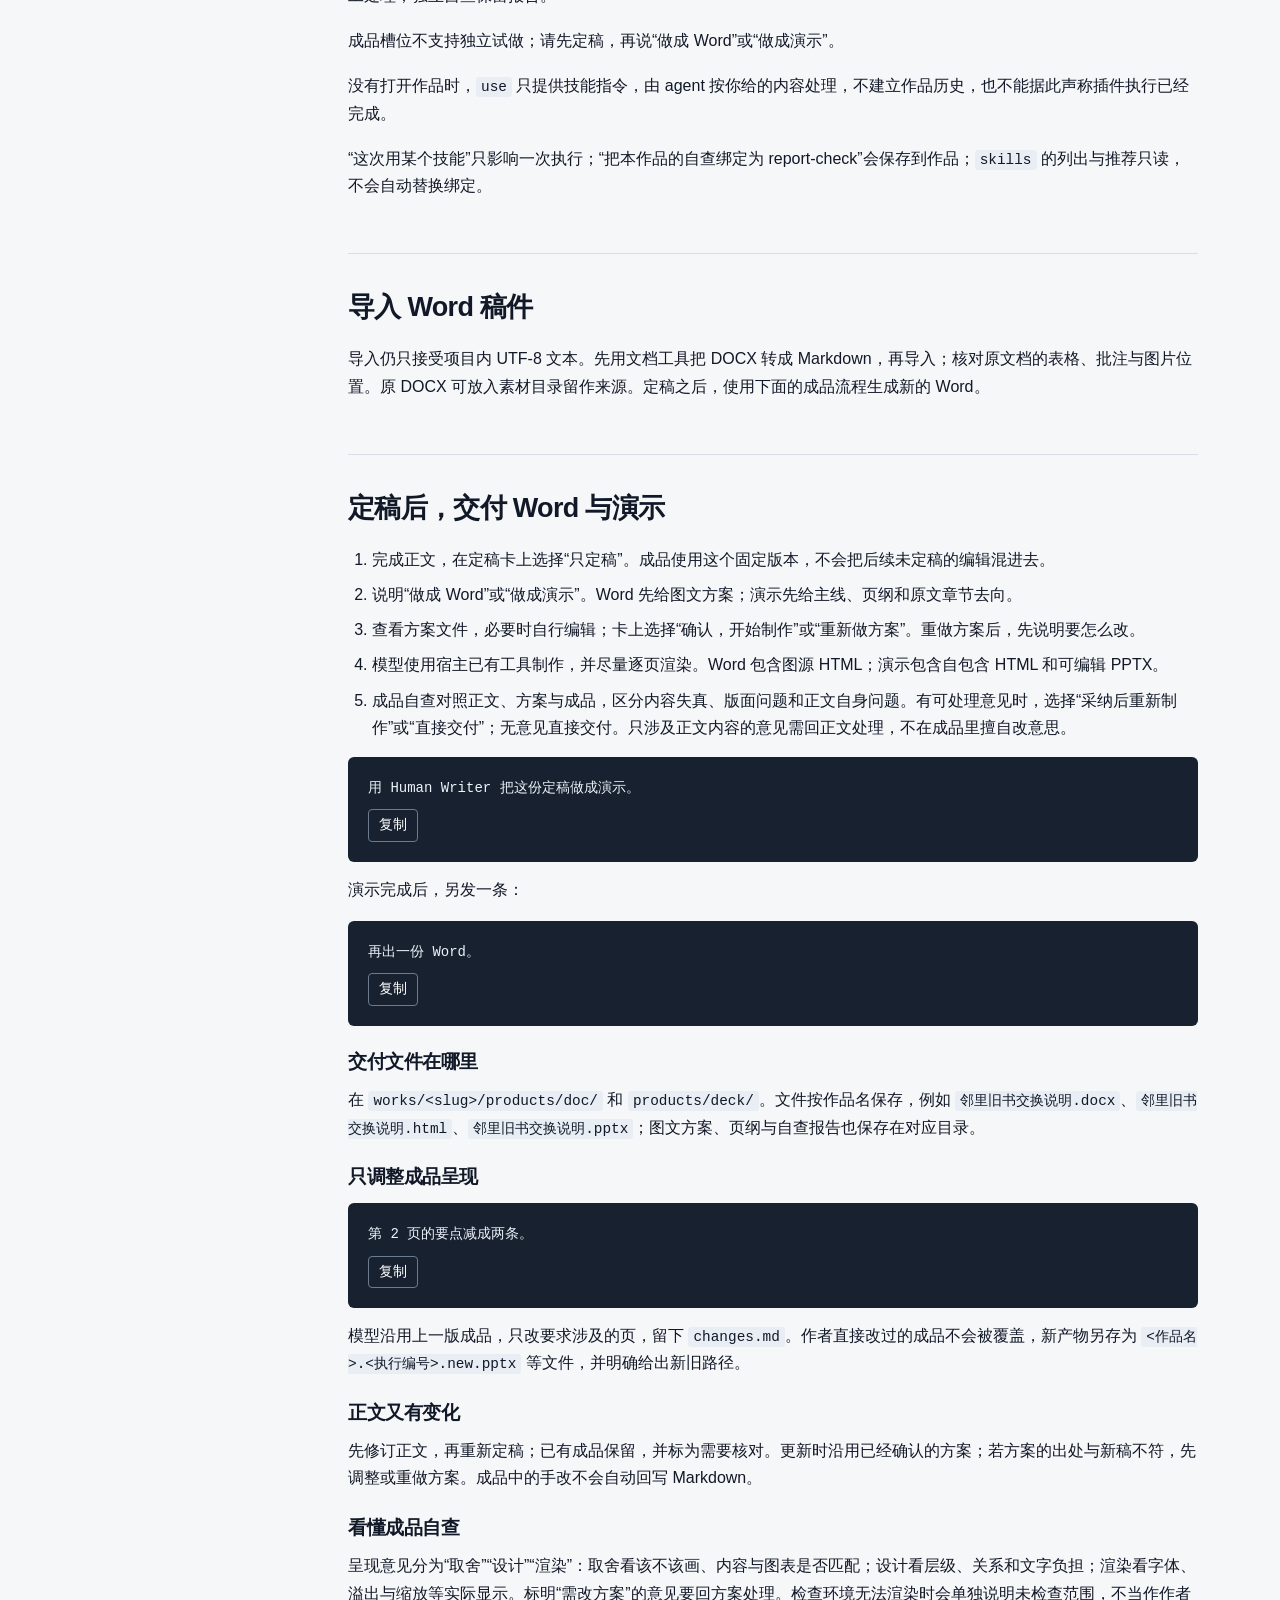
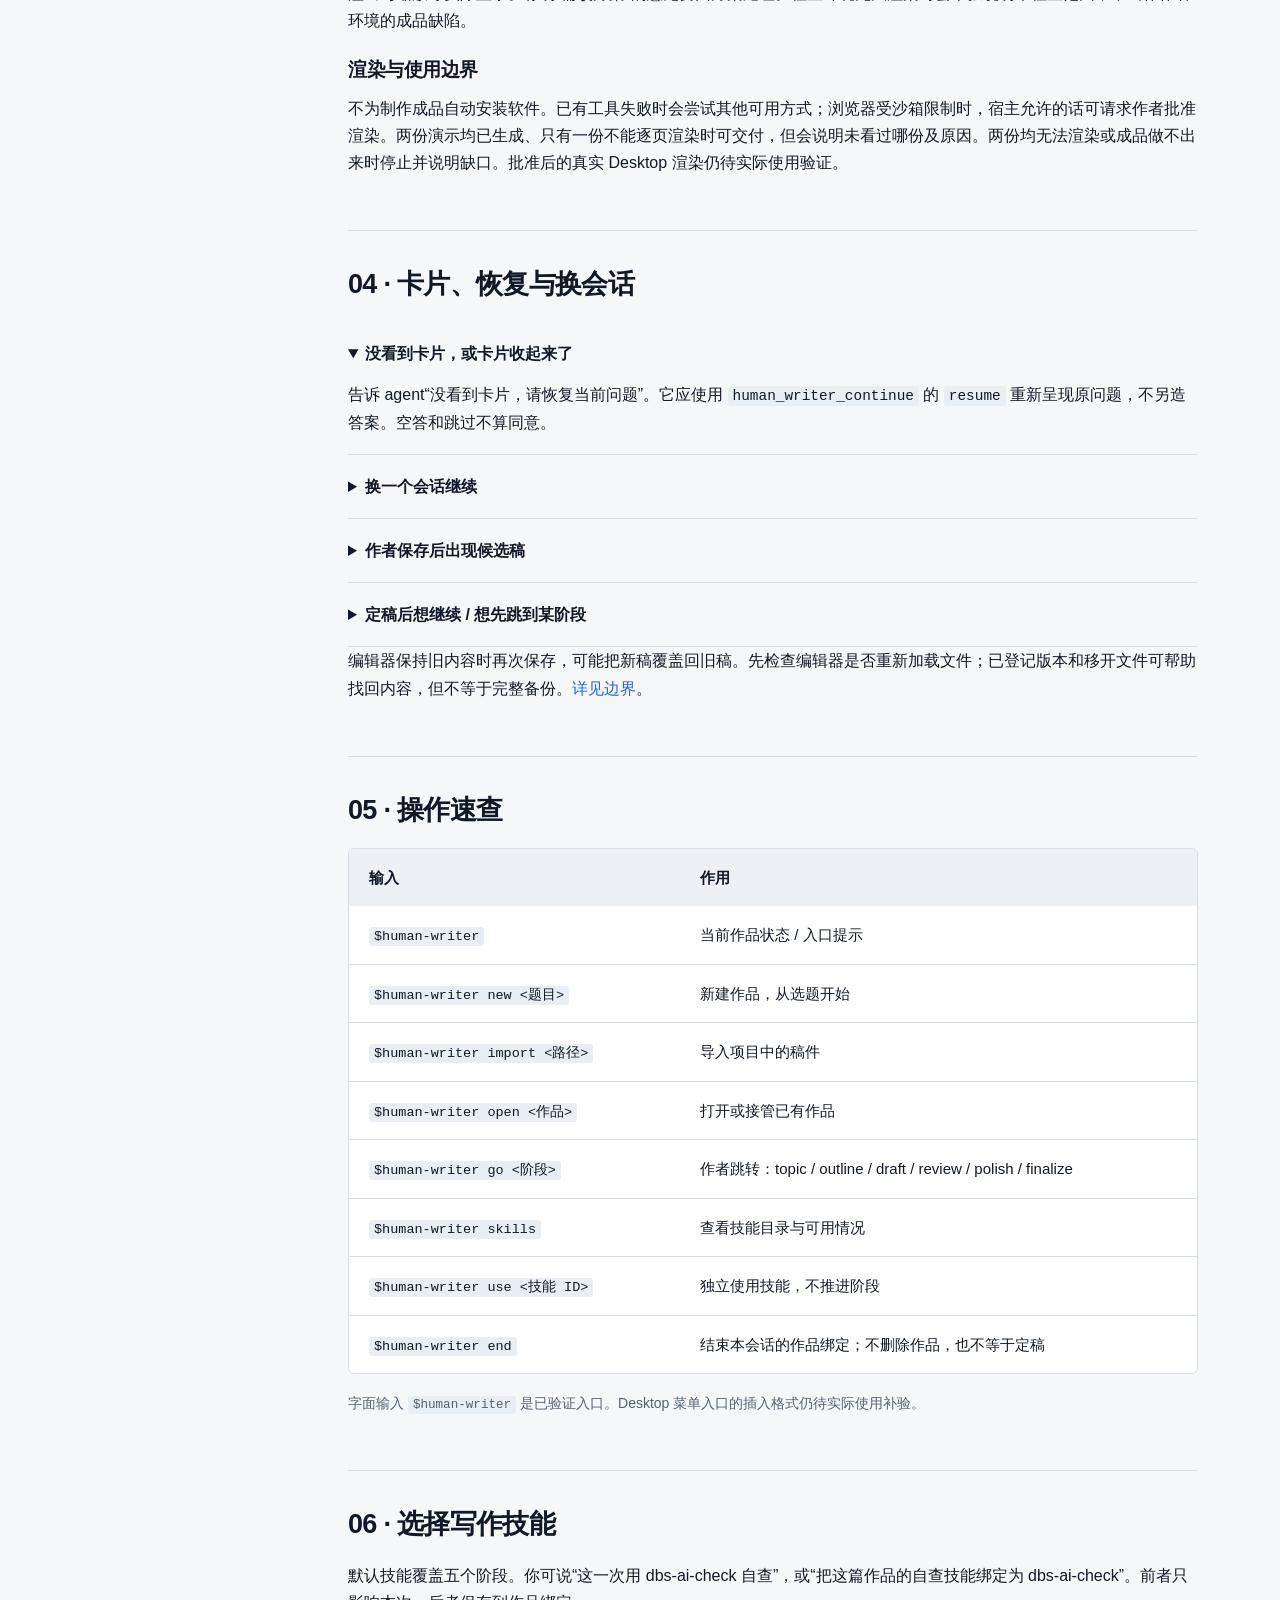
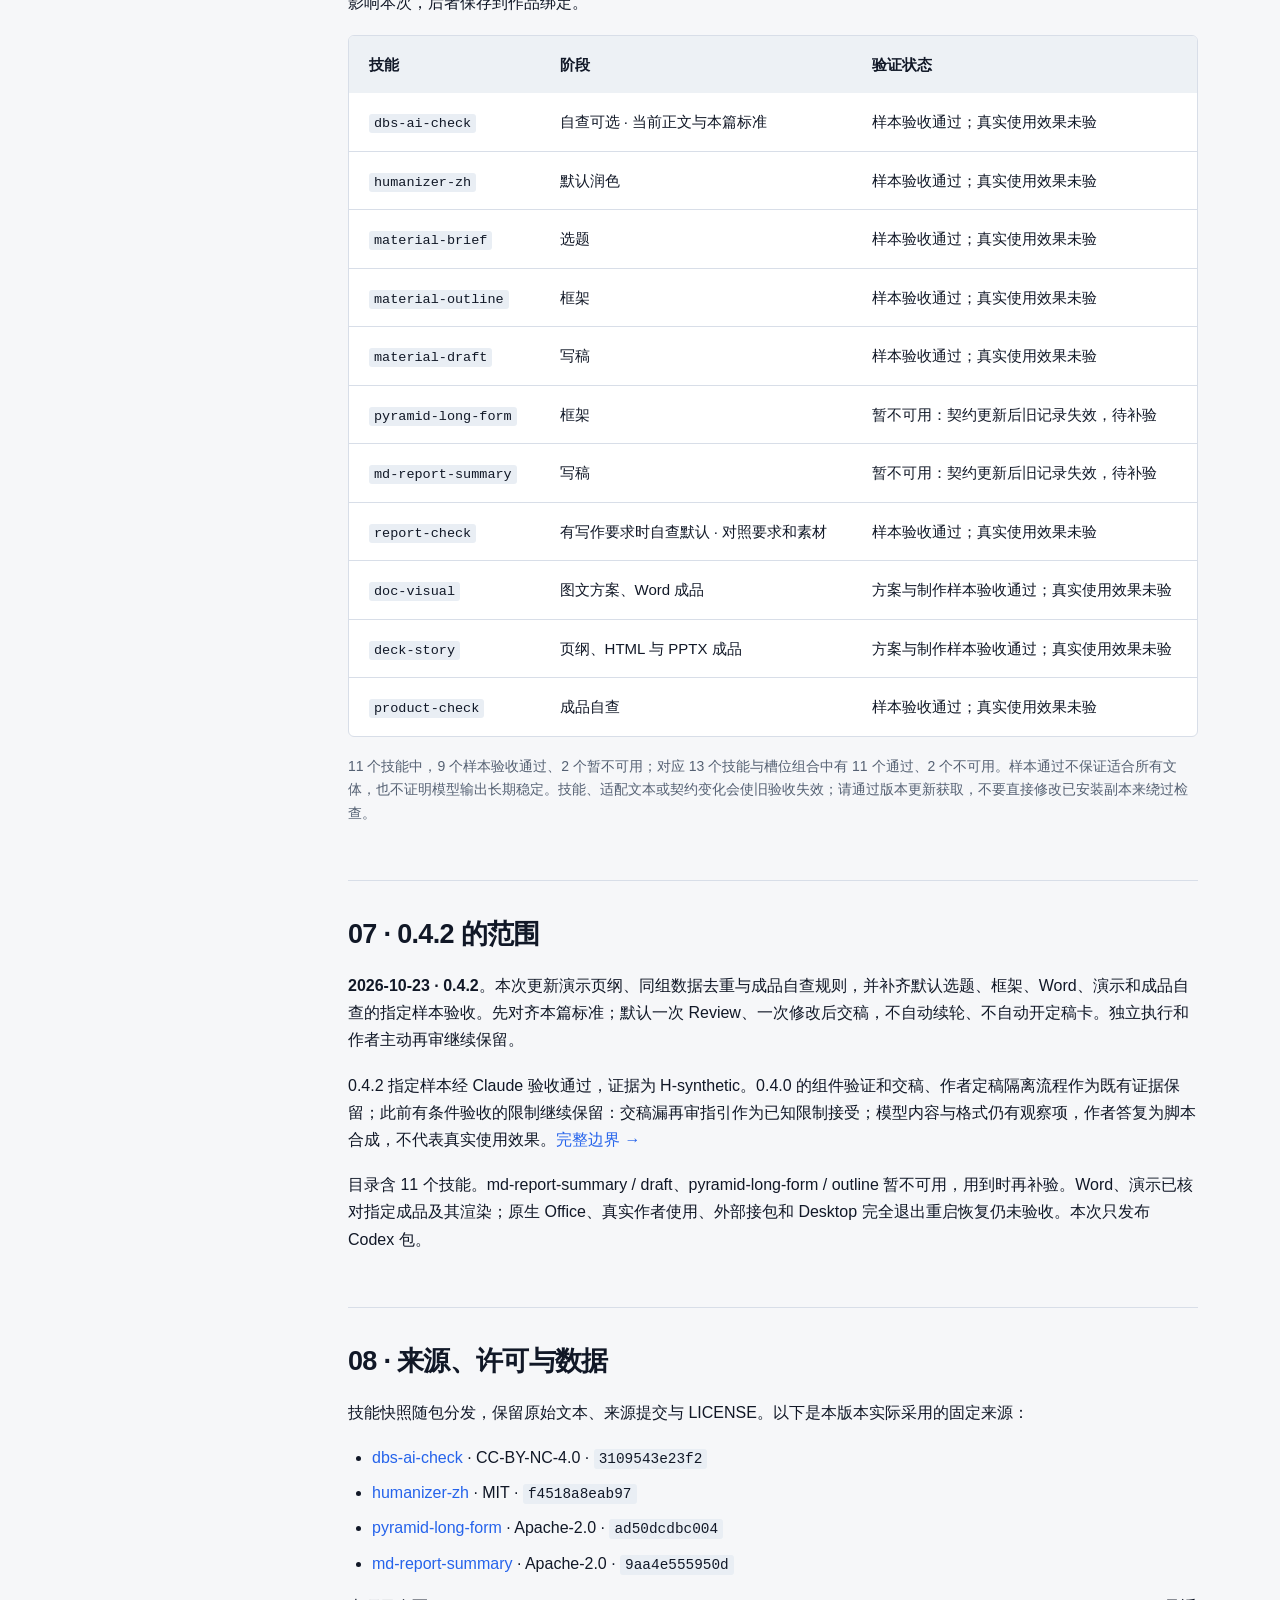
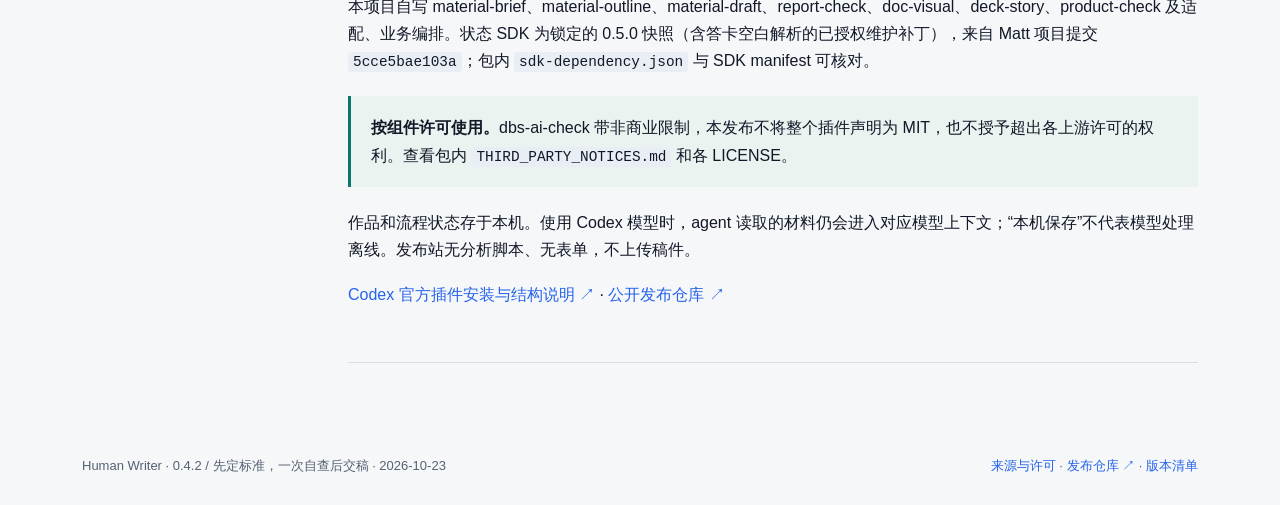
<file: guide.html>
<!doctype html>
<html lang="zh-CN">
<head>
<meta charset="utf-8">
<meta name="viewport" content="width=device-width, initial-scale=1">
<meta name="description" content="Human Writer：在 Codex 中从题目或已有稿件开始，按素材写作、按意见润色，先对齐本篇标准，由作者确认框架与定稿。">
<meta name="theme-color" content="#f6f7f9">
<title>使用指南 · Human Writer</title>
<link rel="icon" href="favicon.svg" type="image/svg+xml">
<link rel="stylesheet" href="styles.css">
<script src="site.js" defer>
</script>
</head>
<body>
<a href="#main" class="skip">跳到正文</a>
<header class="header">
<div class="wrap">
<a class="brand" href="index.html">
<b aria-hidden="true">h.</b>
<span>Human Writer<small>写作，由你定稿</small>
</span>
</a>
<nav aria-label="主导航">
<a href="index.html">概览</a>
<a href="guide.html" aria-current="page">使用指南</a>
<a href="architecture.html">架构与边界</a><a href="release.html">0.4.2 更新</a>
</nav>
</div>
</header>
<main id="main" class="wrap document">
<aside class="toc" aria-label="本页目录">
<strong>本页目录</strong>
<a href="#install">01 · 安装与更新</a>
<a href="#routes">路线与反馈</a><a href="#delegation">子 agent 与交接</a>
<a href="#new">02 · 从题目开始</a>
<a href="#import">03 · 修改已有稿件</a>
<a href="#requirements">写作要求与补内容</a>
<a href="#independent">单独使用一个技能</a>
<a href="#word">导入 Word</a><a href="#products">Word 与演示交付</a><a href="#reorganize">按框架重组</a>
<a href="#cards">04 · 卡片、恢复与换会话</a>
<a href="#reference">05 · 操作速查</a>
<a href="#skills">06 · 选择写作技能</a>
<a href="#release">07 · 0.4.2 的范围</a>
<a href="#sources">08 · 来源、许可与数据</a>
</aside>
<article class="prose">
<p class="eyebrow">Human Writer / 0.4.2 · 先定标准，一次自查后交稿</p>
<h1>使用指南</h1>
<section id="install">
<h2>01 · 安装与更新</h2>
<p>当前面向 <strong>Codex Desktop / Codex CLI</strong>，已有安装验证环境为 macOS、Node.js 24.13.0 与 Codex CLI 0.163.0-alpha.10.2。需要宿主提供 plugins、hooks、MCP 和原生异步问题卡；其他操作系统与宿主未验证。</p>
<p class="callout">本页下载为 0.4.2，更新成品规则并补齐指定样本验收。先确认本篇标准；默认一次自查、一次修改后交稿，不自动再审或弹定稿卡。<a href="release.html">更新与已知限制</a>。</p>
<h3>交给 Codex 安装</h3>
<ol>
<li>
<a href="downloads/human-writer-codex.zip" download>下载 ZIP</a> 和 <a href="downloads/human-writer-codex.zip.sha256">SHA-256 文件</a>。解压到持久的本机目录。</li>
<li>把 ZIP 或解压目录交给 Codex，发送下面这段话。</li>
</ol>
<pre data-copy>
<code>请安装或更新这个 Human Writer 插件。先核验包内 SHA256SUMS，备份现有 Codex 配置和 Human Writer 安装，只修改 Human Writer 相关配置；我授权信任它的 SessionStart 和 UserPromptSubmit 两个 hook。安装后核对版本、技能入口、两个 hook 和 MCP，不创建作品、不改我的稿件。</code>
</pre>
<p>包内 <code>INSTALL.md</code> 给出步骤。安装工具不自动信任 hook；先查看实际定义和 hash，再按授权运行信任步骤。新安装完成后，在新会话中使用入口。</p>
<details>
<summary>终端安装与校验</summary>
<p>在 ZIP 与校验文件所在目录核对下载，再进入解压目录：</p>
<pre data-copy>
<code>shasum -a 256 -c human-writer-codex.zip.sha256
unzip human-writer-codex.zip
cd human-writer-codex
shasum -a 256 -c SHA256SUMS
codex plugin marketplace add &quot;$PWD&quot; --json
codex plugin add human-writer@human-writer-local --json
node scripts/trust-hooks.mjs --review</code>
</pre>
<p>仅在同意显示的两个 hook 后，用 review 返回的 token 执行 <code>node scripts/trust-hooks.mjs --approve &lt;reviewToken&gt;</code>。安装目录不要删除，后续更新仍需要它。若 <code>codex</code> 不在 PATH，可让安装助手定位 Desktop 捆绑的 CLI。</p>
</details>
<h3>更新、回退与卸载</h3>
<p>下载新包，在新目录解压校验，先备份当前配置与安装目录，再按上述命令更新同一个 marketplace。同名 marketplace 不允许直接换目录：旧路径已备份后，先用 <code>codex plugin marketplace remove human-writer-local --json</code> 移除旧来源登记，再立即登记新目录并安装；失败则重新登记旧来源。不要同时启用两个来源的 Human Writer。更新不迁移、不删除作品与本机状态。</p>
<p>卸载用 <code>codex plugin remove human-writer@human-writer-local</code>；另行移除已确认属于本插件的两个 hook 信任项。作品和状态保留。回退时从备份恢复旧包、重新注册并核对 hash，按需恢复 Human Writer 配置项；不要用整份旧配置覆盖更新后其他插件的配置。状态格式不兼容时先停止。</p>
</section>
<section id="delegation"><h2>子 agent 与离线交接</h2><p>除选题和无作品单次使用外，各槽位默认交给不继承主会话对话的子 agent；主会话负责提交、开卡和与你沟通。宿主派不出子 agent 时会说明并回退。成功提交记下执行者，正文自查与成品自查报告开头会显示。</p><p>要把这一步交给别的模型，直接说“这一步自查交给 Claude Code”。插件在作品的 <code>handoffs/&lt;执行编号&gt;/</code> 生成 <code>TASK.md</code>、<code>in/</code> 和 <code>out/</code>，输入与素材已复制。对方不需要安装插件。</p><ol><li>Claude Code 或 Devin CLI：在交接目录开会话，说“按 TASK.md 做”。只说“给 Devin”时按 Devin CLI 说明；网页版或转到云端执行时，上传整个目录。</li><li>把对方的产出放回交接包的 <code>out/</code>，回到主会话说“好了，请提交交接产出”。</li><li>提交后照常检查与确认；检查未通过，按原因修正同一个交接包的 <code>out/</code> 再提交。让主会话派子 agent 修复时，会明确指定这个目录，附上失败原因，基于对方的产出修改。</li></ol><p>交接去向只在当前对话有效；新会话需重新说明，但接管作品后可提交已经准备好的交接包。选题和无作品单次使用不支持交接。云端工具会收到包内素材，由作者决定是否交出。真实 Claude Code / Devin 接包效果仍待使用验证。</p></section><section id="routes"><h2>路线与反馈</h2><p>输入 <code>$human-writer</code> 查看当前状态和六种用法；输入 <code>$human-writer status</code> 查看写作路线、每一步实际使用的技能、当前位置以及下一步在等谁。导入稿件会标明前面阶段未经过，定稿后显示 Word 与演示两条成品线的进度。</p><p>六种入口分别是：从题目写一份新材料、改一份已有的稿子、按新思路重组整篇、定稿后做成 Word 或演示、看看有哪些写法、记个反馈。它们是同一插件的使用方式。</p><h3>记下不顺的地方</h3><pre data-copy><code>记个反馈：这次成品自查没有指出标题太长，打开后才发现换行。</code></pre><p>模型在项目根目录的 <code>human-writer-feedback.md</code> 追加原话、作品和执行定位、结构性现象及自查是否发现。反馈不抄正文、素材和成品文字或数字。最后一次“已交出”之后累计五条，会提醒交给维护者；不会自动外发。</p></section>
<section id="new">
<h2>02 · 从题目开始</h2>
<ol>
<li>在 Codex 中打开一个专用目录。</li>
<li>发送下面的命令，创建作品。</li>
</ol>
<pre data-copy>
<code>$human-writer new 邻里旧书交换说明</code>
</pre>
<ol start="3">
<li>把事实笔记、数据或引用材料放入返回的 <code>works/&lt;slug&gt;/materials/</code>。插件只记录素材清单与 hash，模型按需要读取；大 PDF 或表格不保证全部读完。</li>
<li>说“用 Human Writer 处理当前作品”。agent 会先确认读者、目的、材料与本篇写作标准，再生成 <code>brief.md</code> 与 <code>outline.md</code>。</li>
<li>在“确认框架”卡上选择“确认，开始写稿”或“重新梳理”。不回答即可暂放，之后能恢复卡片。</li>
<li>查看正文和 <code>【待补：…】</code>，完成自查与定稿。</li>
</ol>
<div class="callout">
<p>缺资料时先标待补。你可以在定稿卡上选“补充内容”，再给出新素材和修改要求。本页“邻里旧书交换说明”为独立虚构示例，不对应真实活动或用户作品。</p>
</div>
</section>
<section id="import">
<h2>03 · 修改已有稿件</h2>
<p>把源稿放入当前项目，例如 <code>source.md</code>，再发送：</p>
<pre data-copy>
<code>$human-writer import source.md</code>
</pre>
<p>源文件保持只读。工作正文在 <code>works/&lt;slug&gt;/draft.md</code>，之后在这份文件上阅读和修改。</p>
<ol>
<li>先确认本篇写作标准；已有确认且仍适用的标准可以沿用。</li>
<li>做一次自查；有意见就修改一次，修改者自检；没有意见直接交稿。</li>
<li>交稿后等待你的决定。可补要求再改、用 <code>go review</code> 再审，或说“定稿”打开定稿卡。</li>
</ol>
<p>已有明确修改要求时，可以直接说“按刚才的三条意见改”；在修改确认卡上选“修改（可以补内容、改判断）”“只改措辞”或“先不改”。</p>
<p>定稿卡的“继续修改”会先等待你的修改要求；“补充内容”回到写稿。升级前的旧采纳卡仍需在卡片里作答。</p>
</section>
<section id="requirements">
<h2>把意见整理成写作要求</h2>
<p><code>requirements.md</code> 记录标准 S、保持项 K、本轮目标 G。开工先对齐本篇适用标准，由作者确认后记录；已有确认且仍适用的标准可以沿用。它和素材归作者维护，插件只读。写下目标本身不会开始修订。</p>
<p>必须逐字保留的原文，在 K 条目里用「」标出，标点和空格也照原文复制。只检查基准稿中确实存在的引文；不存在的会列为跳过。</p>
<pre data-copy><code>请按 requirements.md 的 G1 修订，保持 K1 不变；缺少依据的地方标为待补，不编造数据。</code></pre>
<p>在修改确认卡上选择内容修改或只改措辞。卡片冻结这轮要求；后续编辑要求文件不会悄悄改变已经确认的范围。也可以由作者显式使用 <code>go draft</code> 或 <code>go polish</code>，再给出要求。</p>
<h3>修改一次后交稿</h3><p>路线 Review 有意见时，把全部意见交给写稿者修改一次，不再弹采纳卡。素材冲突按素材处理；只有作者能决定的问题写为待补或未改，集中在交稿时交代。不自动做第二次 Review。</p><p>已有明确作者要求的修改轮，完成后也默认交稿。要再审可用 <code>go review</code>；只想看独立报告可用 <code>$human-writer use report-check</code>。新 Review 检查当前稿，不再承诺对上一版逐条跟踪。升级前的旧卡和旧执行按原授权处理。</p>
</section>
<section id="reorganize">
<h2>按新框架重组整篇</h2><p>先把新主线写进写作要求的“必须保持”，然后回到框架：</p>
<pre data-copy><code>$human-writer go outline</code></pre><p>如果还没有选题，先用 <code>go topic</code>。确认新框架后，插件按框架重组现稿，保留事实、限定与必要关系，并逐节写明原有内容的去向。确认框架前，可以要求重新梳理。</p>
</section><section id="independent">
<h2>单独使用一个技能</h2>
<pre data-copy><code>$human-writer use report-check
只检查当前作品是否符合写作要求，先给我报告，不推进写作阶段。</code></pre>
<p>作品内执行会保留产物与记录，完成后阶段不变。独立写稿或润色的正文先成为候选，由作者选择采用、保留当前稿或手工处理；独立自查保留报告。</p>
<p>成品槽位不支持独立试做；请先定稿，再说“做成 Word”或“做成演示”。</p><p>没有打开作品时，<code>use</code> 只提供技能指令，由 agent 按你给的内容处理，不建立作品历史，也不能据此声称插件执行已经完成。</p>
<p>“这次用某个技能”只影响一次执行；“把本作品的自查绑定为 report-check”会保存到作品；<code>skills</code> 的列出与推荐只读，不会自动替换绑定。</p>
</section>
<section id="word">
<h2>导入 Word 稿件</h2><p>导入仍只接受项目内 UTF-8 文本。先用文档工具把 DOCX 转成 Markdown，再导入；核对原文档的表格、批注与图片位置。原 DOCX 可放入素材目录留作来源。定稿之后，使用下面的成品流程生成新的 Word。</p>
</section>
<section id="products">
<h2>定稿后，交付 Word 与演示</h2><ol>
<li>完成正文，在定稿卡上选择“只定稿”。成品使用这个固定版本，不会把后续未定稿的编辑混进去。</li>
<li>说明“做成 Word”或“做成演示”。Word 先给图文方案；演示先给主线、页纲和原文章节去向。</li>
<li>查看方案文件，必要时自行编辑；卡上选择“确认，开始制作”或“重新做方案”。重做方案后，先说明要怎么改。</li>
<li>模型使用宿主已有工具制作，并尽量逐页渲染。Word 包含图源 HTML；演示包含自包含 HTML 和可编辑 PPTX。</li>
<li>成品自查对照正文、方案与成品，区分内容失真、版面问题和正文自身问题。有可处理意见时，选择“采纳后重新制作”或“直接交付”；无意见直接交付。只涉及正文内容的意见需回正文处理，不在成品里擅自改意思。</li>
</ol>
<pre data-copy><code>用 Human Writer 把这份定稿做成演示。</code></pre><p>演示完成后，另发一条：</p>
<pre data-copy><code>再出一份 Word。</code></pre>
<h3>交付文件在哪里</h3><p>在 <code>works/&lt;slug&gt;/products/doc/</code> 和 <code>products/deck/</code>。文件按作品名保存，例如 <code>邻里旧书交换说明.docx</code>、<code>邻里旧书交换说明.html</code>、<code>邻里旧书交换说明.pptx</code>；图文方案、页纲与自查报告也保存在对应目录。</p>
<h3>只调整成品呈现</h3><pre data-copy><code>第 2 页的要点减成两条。</code></pre><p>模型沿用上一版成品，只改要求涉及的页，留下 <code>changes.md</code>。作者直接改过的成品不会被覆盖，新产物另存为 <code>&lt;作品名&gt;.&lt;执行编号&gt;.new.pptx</code> 等文件，并明确给出新旧路径。</p>
<h3>正文又有变化</h3><p>先修订正文，再重新定稿；已有成品保留，并标为需要核对。更新时沿用已经确认的方案；若方案的出处与新稿不符，先调整或重做方案。成品中的手改不会自动回写 Markdown。</p>
<h3>看懂成品自查</h3><p>呈现意见分为“取舍”“设计”“渲染”：取舍看该不该画、内容与图表是否匹配；设计看层级、关系和文字负担；渲染看字体、溢出与缩放等实际显示。标明“需改方案”的意见要回方案处理。检查环境无法渲染时会单独说明未检查范围，不当作作者环境的成品缺陷。</p>
<h3>渲染与使用边界</h3><p>不为制作成品自动安装软件。已有工具失败时会尝试其他可用方式；浏览器受沙箱限制时，宿主允许的话可请求作者批准渲染。两份演示均已生成、只有一份不能逐页渲染时可交付，但会说明未看过哪份及原因。两份均无法渲染或成品做不出来时停止并说明缺口。批准后的真实 Desktop 渲染仍待实际使用验证。</p>
</section><section id="cards">
<h2>04 · 卡片、恢复与换会话</h2>
<details open>
<summary>没看到卡片，或卡片收起来了</summary>
<p>告诉 agent“没看到卡片，请恢复当前问题”。它应使用 <code>human_writer_continue</code> 的 <code>resume</code> 重新呈现原问题，不另造答案。空答和跳过不算同意。</p>
</details>
<details>
<summary>换一个会话继续</summary>
<p>在同一个项目目录输入 <code>$human-writer open &lt;作品 ID、slug 或标题&gt;</code>。接管成功后，旧会话的卡片失效。原会话还有操作进行时，等待约一分钟再试；这个时间是提示，不是精确承诺。</p>
</details>
<details>
<summary>作者保存后出现候选稿</summary>
<p>作者内容与模型产物发生冲突时，正文保留作者修改，模型结果转候选。候选卡上选择采用候选、保留当前稿或手工处理。选题、框架冲突则保留作者文件，模型产物另存 <code>&lt;name&gt;.&lt;run_id&gt;.new.md</code>，按提示比对。</p>
</details>
<details>
<summary>定稿后想继续 / 想先跳到某阶段</summary>
<p>直接说明正文修改要求，或输入 <code>$human-writer go draft</code>、<code>go review</code>、<code>go polish</code>。跳转后的写稿或润色会等待要求；修改后重新定稿，已有成品会标为需要核对。</p>
</details>
<p>编辑器保持旧内容时再次保存，可能把新稿覆盖回旧稿。先检查编辑器是否重新加载文件；已登记版本和移开文件可帮助找回内容，但不等于完整备份。<a href="architecture.html#limits">详见边界</a>。</p>
</section>
<section id="reference">
<h2>05 · 操作速查</h2>
<div class="table-scroll">
<table>
<thead>
<tr>
<th>输入</th>
<th>作用</th>
</tr>
</thead>
<tbody>
<tr>
<td>
<code>$human-writer</code>
</td>
<td>当前作品状态 / 入口提示</td>
</tr>
<tr>
<td>
<code>$human-writer new &lt;题目&gt;</code>
</td>
<td>新建作品，从选题开始</td>
</tr>
<tr>
<td>
<code>$human-writer import &lt;路径&gt;</code>
</td>
<td>导入项目中的稿件</td>
</tr>
<tr>
<td>
<code>$human-writer open &lt;作品&gt;</code>
</td>
<td>打开或接管已有作品</td>
</tr>
<tr>
<td>
<code>$human-writer go &lt;阶段&gt;</code>
</td>
<td>作者跳转：topic / outline / draft / review / polish / finalize</td>
</tr>
<tr>
<td>
<code>$human-writer skills</code>
</td>
<td>查看技能目录与可用情况</td>
</tr>
<tr>
<td>
<code>$human-writer use &lt;技能 ID&gt;</code>
</td>
<td>独立使用技能，不推进阶段</td>
</tr>
<tr>
<td>
<code>$human-writer end</code>
</td>
<td>结束本会话的作品绑定；不删除作品，也不等于定稿</td>
</tr>
</tbody>
</table>
</div>
<p class="note" style="margin-top:18px">字面输入 <code>$human-writer</code> 是已验证入口。Desktop 菜单入口的插入格式仍待实际使用补验。</p>
</section>
<section id="skills">
<h2>06 · 选择写作技能</h2>
<p>默认技能覆盖五个阶段。你可说“这一次用 dbs-ai-check 自查”，或“把这篇作品的自查技能绑定为 dbs-ai-check”。前者只影响本次，后者保存到作品绑定。</p>
<div class="table-scroll">
<table>
<thead>
<tr>
<th>技能</th>
<th>阶段</th>
<th>验证状态</th>
</tr>
</thead>
<tbody>
<tr>
<td>
<code>dbs-ai-check</code>
</td>
<td>自查可选 · 当前正文与本篇标准</td>
<td>样本验收通过；真实使用效果未验</td>
</tr>
<tr>
<td>
<code>humanizer-zh</code>
</td>
<td>默认润色</td>
<td>样本验收通过；真实使用效果未验</td>
</tr>
<tr>
<td>
<code>material-brief</code>
</td>
<td>选题</td>
<td>样本验收通过；真实使用效果未验</td>
</tr>
<tr>
<td>
<code>material-outline</code>
</td>
<td>框架</td>
<td>样本验收通过；真实使用效果未验</td>
</tr>
<tr>
<td>
<code>material-draft</code>
</td>
<td>写稿</td>
<td>样本验收通过；真实使用效果未验</td>
</tr>
<tr>
<td>
<code>pyramid-long-form</code>
</td>
<td>框架</td>
<td>暂不可用：契约更新后旧记录失效，待补验</td>
</tr>
<tr>
<td>
<code>md-report-summary</code>
</td>
<td>写稿</td>
<td>暂不可用：契约更新后旧记录失效，待补验</td>
</tr>
<tr><td><code>report-check</code></td><td>有写作要求时自查默认 · 对照要求和素材</td><td>样本验收通过；真实使用效果未验</td></tr>
<tr><td><code>doc-visual</code></td><td>图文方案、Word 成品</td><td>方案与制作样本验收通过；真实使用效果未验</td></tr>
<tr><td><code>deck-story</code></td><td>页纲、HTML 与 PPTX 成品</td><td>方案与制作样本验收通过；真实使用效果未验</td></tr>
<tr><td><code>product-check</code></td><td>成品自查</td><td>样本验收通过；真实使用效果未验</td></tr>
</tbody>
</table>
</div>
<p class="note" style="margin-top:18px">11 个技能中，9 个样本验收通过、2 个暂不可用；对应 13 个技能与槽位组合中有 11 个通过、2 个不可用。样本通过不保证适合所有文体，也不证明模型输出长期稳定。技能、适配文本或契约变化会使旧验收失效；请通过版本更新获取，不要直接修改已安装副本来绕过检查。</p>
</section>
<section id="release">
<h2>07 · 0.4.2 的范围</h2><p><strong>2026-10-23 · 0.4.2</strong>。本次更新演示页纲、同组数据去重与成品自查规则，并补齐默认选题、框架、Word、演示和成品自查的指定样本验收。先对齐本篇标准；默认一次 Review、一次修改后交稿，不自动续轮、不自动开定稿卡。独立执行和作者主动再审继续保留。</p><p>0.4.2 指定样本经 Claude 验收通过，证据为 H-synthetic。0.4.0 的组件验证和交稿、作者定稿隔离流程作为既有证据保留；此前有条件验收的限制继续保留：交稿漏再审指引作为已知限制接受；模型内容与格式仍有观察项，作者答复为脚本合成，不代表真实使用效果。<a href="release.html#limits">完整边界 →</a></p><p>目录含 11 个技能。md-report-summary / draft、pyramid-long-form / outline 暂不可用，用到时再补验。Word、演示已核对指定成品及其渲染；原生 Office、真实作者使用、外部接包和 Desktop 完全退出重启恢复仍未验收。本次只发布 Codex 包。</p></section>
<section id="sources">
<h2>08 · 来源、许可与数据</h2>
<p>技能快照随包分发，保留原始文本、来源提交与 LICENSE。以下是本版本实际采用的固定来源：</p>
<ul class="sources">
<li>
<a href="https://github.com/dontbesilent2025/dbskill/blob/3109543e23f2d68421bbb4974e78045b94a4563b/skills/dbs-ai-check/SKILL.md">dbs-ai-check</a> · CC-BY-NC-4.0 · <code>3109543e23f2</code>
</li>
<li>
<a href="https://github.com/op7418/Humanizer-zh/blob/f4518a8eab97b8bfebc66a89d34320a89bef6930/SKILL.md">humanizer-zh</a> · MIT · <code>f4518a8eab97</code>
</li>
<li>
<a href="https://github.com/tyroneross/pyramid-principle/blob/ad50dcdbc00462181ee79d3ad48f18921ca75112/skills/pyramid-long-form/SKILL.md">pyramid-long-form</a> · Apache-2.0 · <code>ad50dcdbc004</code>
</li>
<li>
<a href="https://github.com/xstongxue/best-skills/blob/9aa4e555950da6e43e7d98c5f0c7b70264204850/skills/md-report-summary/SKILL.md">md-report-summary</a> · Apache-2.0 · <code>9aa4e555950d</code>
</li>
</ul>
<p>本项目自写 material-brief、material-outline、material-draft、report-check、doc-visual、deck-story、product-check 及适配、业务编排。状态 SDK 为锁定的 0.5.0 快照（含答卡空白解析的已授权维护补丁），来自 Matt 项目提交 <code>5cce5bae103a</code>；包内 <code>sdk-dependency.json</code> 与 SDK manifest 可核对。</p>
<div class="callout">
<p>
<strong>按组件许可使用。</strong>dbs-ai-check 带非商业限制，本发布不将整个插件声明为 MIT，也不授予超出各上游许可的权利。查看包内 <code>THIRD_PARTY_NOTICES.md</code> 和各 LICENSE。</p>
</div>
<p>作品和流程状态存于本机。使用 Codex 模型时，agent 读取的材料仍会进入对应模型上下文；“本机保存”不代表模型处理离线。发布站无分析脚本、无表单，不上传稿件。</p>
<p>
<a href="https://developers.openai.com/plugins/build/plugins">Codex 官方插件安装与结构说明 ↗</a> · <a href="https://github.com/ww880412/human-writer-guide">公开发布仓库 ↗</a>
</p>
</section>
</article>
</main>
<footer class="wrap">
<p>Human Writer · 0.4.2 / 先定标准，一次自查后交稿 · 2026-10-23</p>
<div>
<a href="guide.html#sources">来源与许可</a> · <a href="https://github.com/ww880412/human-writer-guide">发布仓库 ↗</a> · <a href="release.json">版本清单</a>
</div>
</footer>
</body>
</html>
</file>
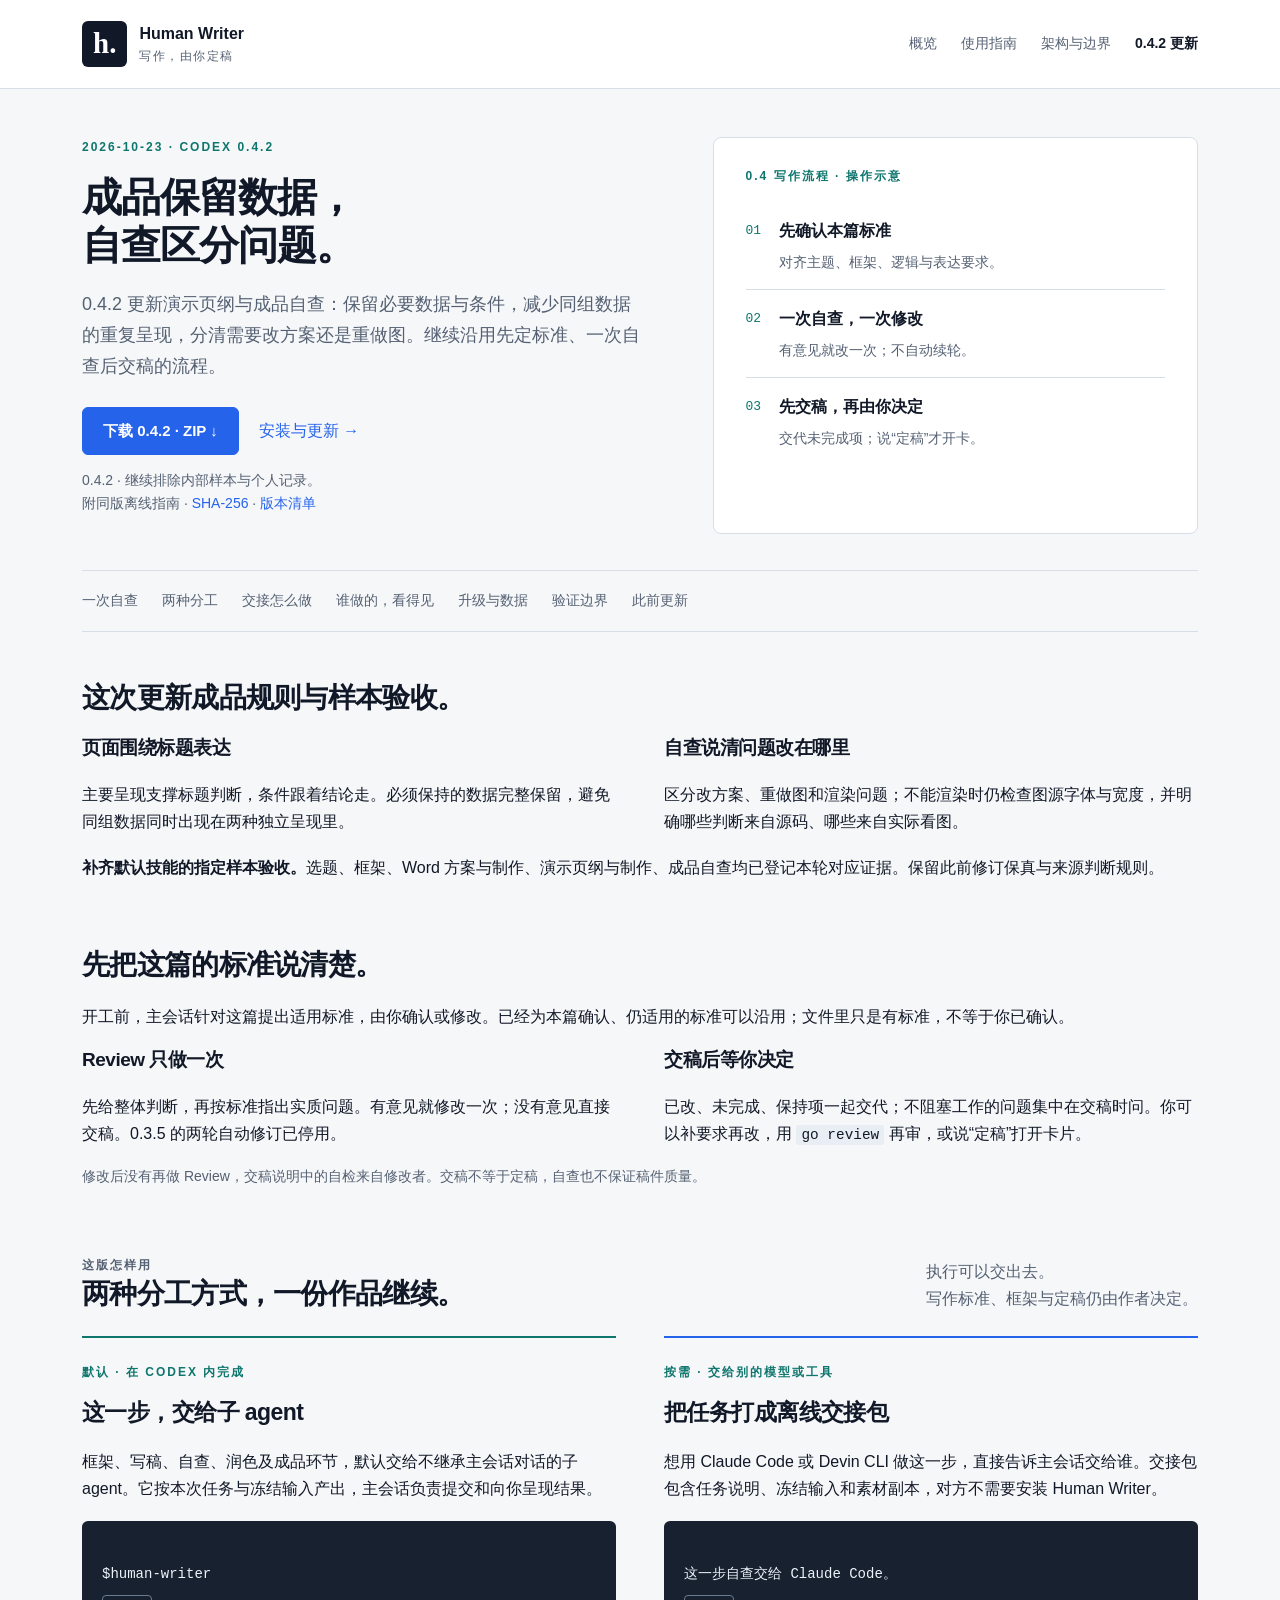
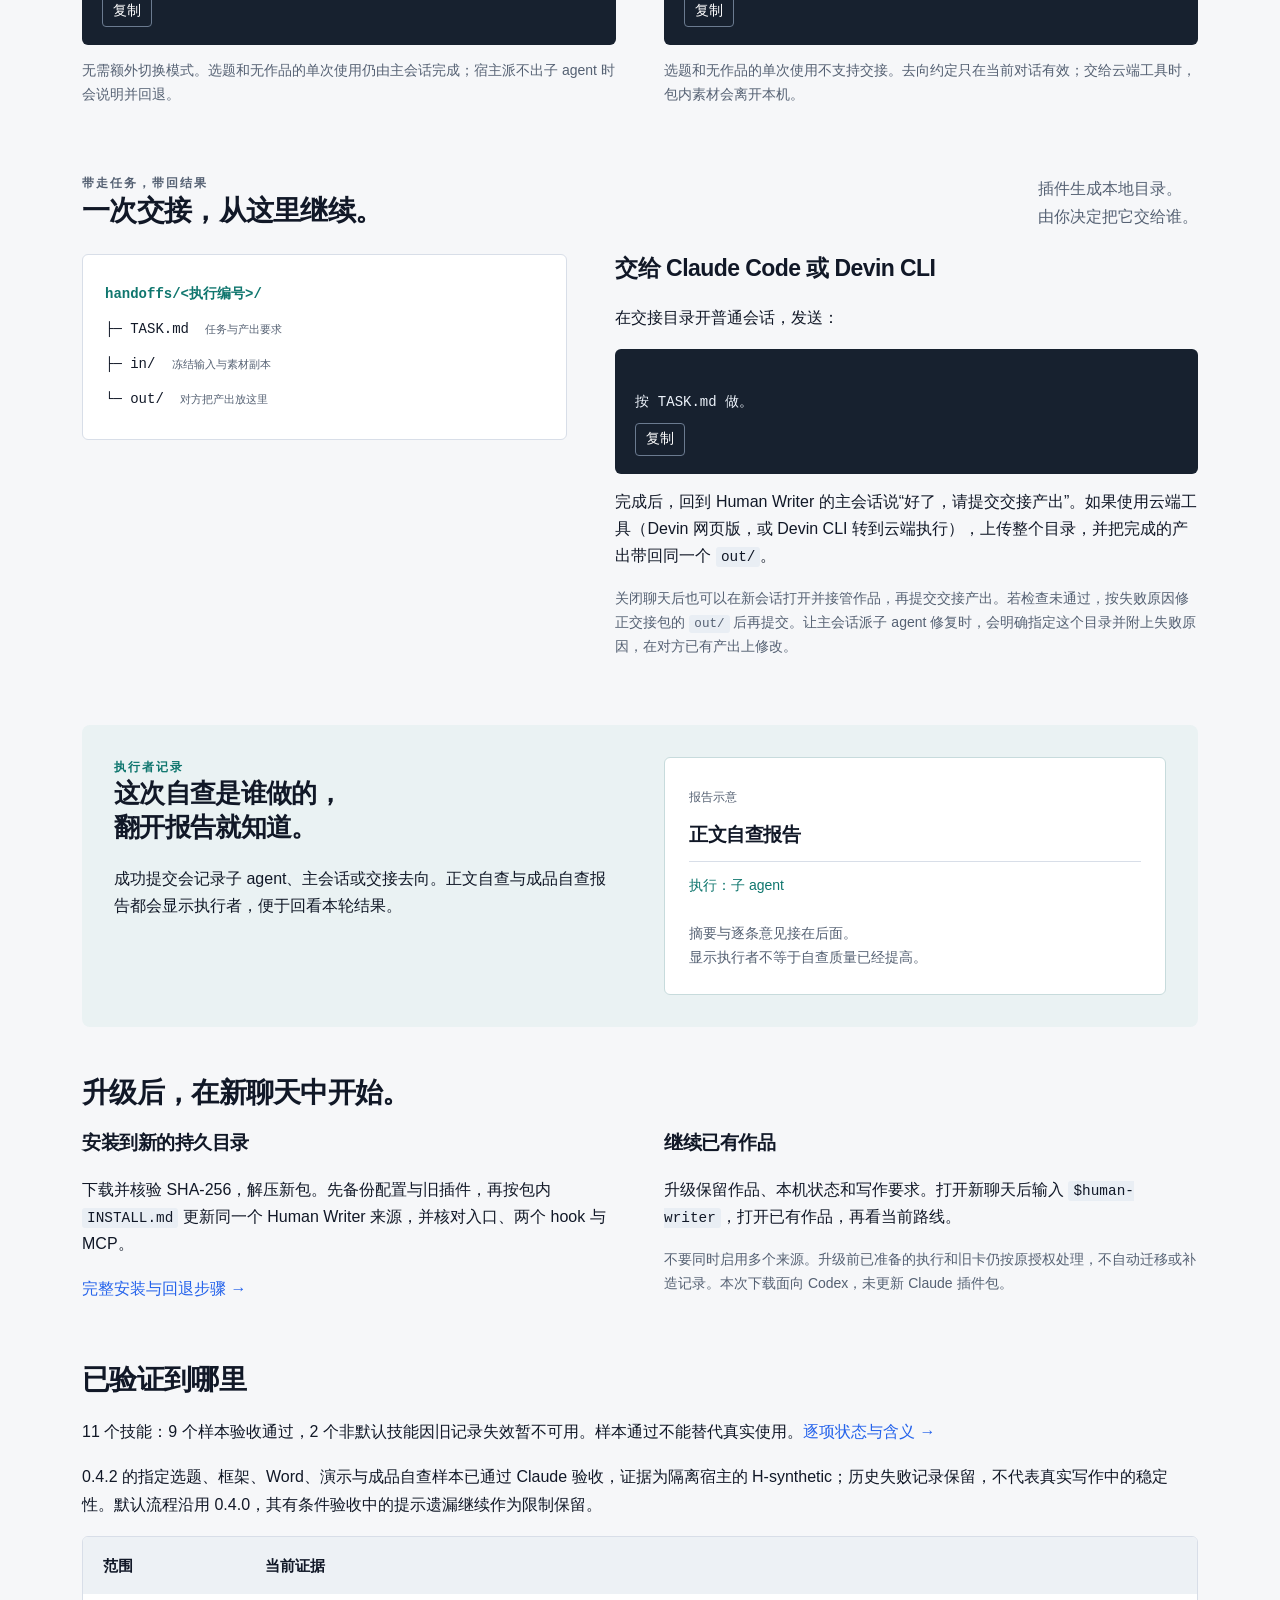
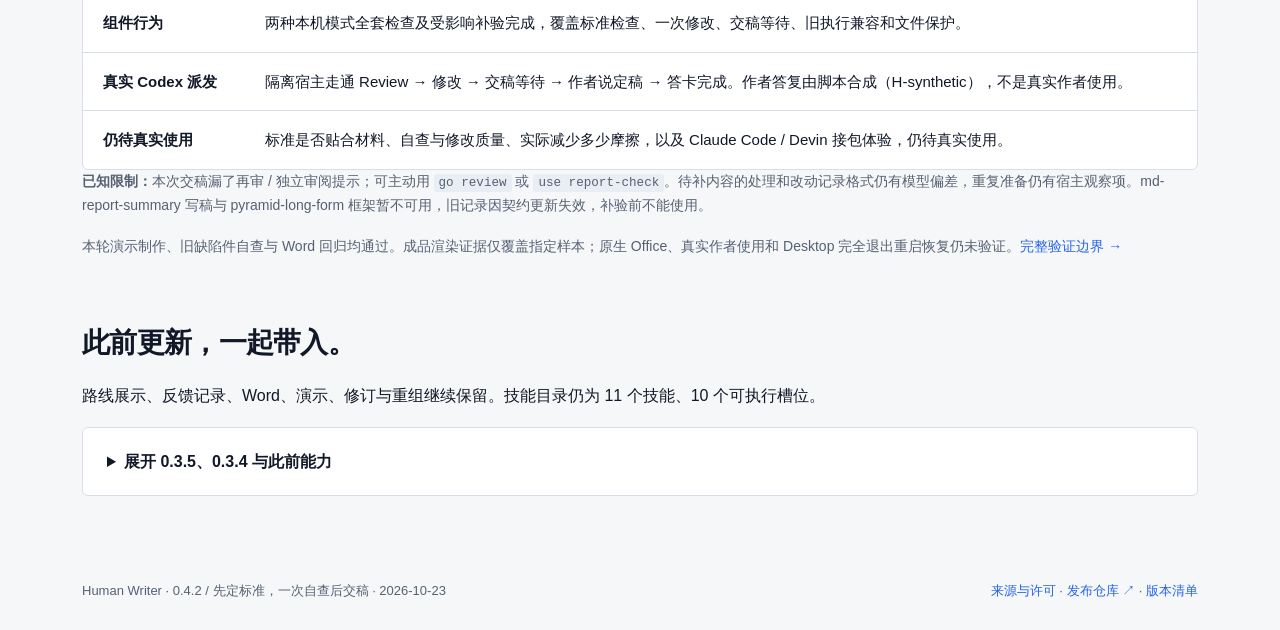
<file: release.html>
<!doctype html>
<html lang="zh-CN">
<head>
<meta charset="utf-8">
<meta name="viewport" content="width=device-width, initial-scale=1">
<meta name="description" content="Human Writer：在 Codex 中从题目或已有稿件开始，按素材写作、按意见润色，先对齐本篇标准，由作者确认框架与定稿。">
<meta name="theme-color" content="#f6f7f9">
<title>0.4.2 更新说明 · Human Writer</title>
<link rel="icon" href="favicon.svg" type="image/svg+xml">
<link rel="stylesheet" href="styles.css">
<script src="site.js" defer>
</script>
</head>
<body>
<a href="#main" class="skip">跳到正文</a>
<header class="header">
<div class="wrap">
<a class="brand" href="index.html">
<b aria-hidden="true">h.</b>
<span>Human Writer<small>写作，由你定稿</small>
</span>
</a>
<nav aria-label="主导航">
<a href="index.html">概览</a>
<a href="guide.html">使用指南</a>
<a href="architecture.html">架构与边界</a><a href="release.html" aria-current="page">0.4.2 更新</a>
</nav>
</div>
</header>
<main id="main" class="wrap release-page">
<section class="release-hero">
<div>
<p class="eyebrow">2026-10-23 · Codex 0.4.2</p>
<h1>成品保留数据，<br>自查区分问题。</h1>
<p class="lead">0.4.2 更新演示页纲与成品自查：保留必要数据与条件，减少同组数据的重复呈现，分清需要改方案还是重做图。继续沿用先定标准、一次自查后交稿的流程。</p>
<div class="actions"><a class="button" href="downloads/human-writer-codex.zip" download>下载 0.4.2 · ZIP ↓</a><a href="guide.html#install">安装与更新 →</a>
</div>
<p class="note">0.4.2 · 继续排除内部样本与个人记录。<br>附同版离线指南 · <a href="downloads/human-writer-codex.zip.sha256">SHA-256</a> · <a href="release.json">版本清单</a>
</p>
</div>
<div class="handoff-preview">
<p class="eyebrow">0.4 写作流程 · 操作示意</p>
<ol class="handoff-steps">
<li><span>01</span>
<div><strong>先确认本篇标准</strong>
<p>对齐主题、框架、逻辑与表达要求。</p>
</div>
</li>
<li><span>02</span>
<div><strong>一次自查，一次修改</strong>
<p>有意见就改一次；不自动续轮。</p>
</div>
</li>
<li><span>03</span>
<div><strong>先交稿，再由你决定</strong>
<p>交代未完成项；说“定稿”才开卡。</p>
</div>
</li>
</ol>
</div>
</section>
<nav class="release-jumps" aria-label="本页目录"><a href="#auto-revision">一次自查</a><a href="#execution">两种分工</a><a href="#handoff">交接怎么做</a><a href="#record">谁做的，看得见</a><a href="#upgrade">升级与数据</a><a href="#limits">验证边界</a><a href="#history">此前更新</a>
</nav>
<section id="patch" class="release-section">
<h2>这次更新成品规则与样本验收。</h2>
<div class="upgrade-grid"><div><h3>页面围绕标题表达</h3><p>主要呈现支撑标题判断，条件跟着结论走。必须保持的数据完整保留，避免同组数据同时出现在两种独立呈现里。</p></div><div><h3>自查说清问题改在哪里</h3><p>区分改方案、重做图和渲染问题；不能渲染时仍检查图源字体与宽度，并明确哪些判断来自源码、哪些来自实际看图。</p></div></div>
<p><strong>补齐默认技能的指定样本验收。</strong>选题、框架、Word 方案与制作、演示页纲与制作、成品自查均已登记本轮对应证据。保留此前修订保真与来源判断规则。</p>
</section>
<section id="auto-revision" class="release-section">
<h2>先把这篇的标准说清楚。</h2>
<p>开工前，主会话针对这篇提出适用标准，由你确认或修改。已经为本篇确认、仍适用的标准可以沿用；文件里只是有标准，不等于你已确认。</p>
<div class="upgrade-grid"><div><h3>Review 只做一次</h3><p>先给整体判断，再按标准指出实质问题。有意见就修改一次；没有意见直接交稿。0.3.5 的两轮自动修订已停用。</p></div><div><h3>交稿后等你决定</h3><p>已改、未完成、保持项一起交代；不阻塞工作的问题集中在交稿时问。你可以补要求再改，用 <code>go review</code> 再审，或说“定稿”打开卡片。</p></div></div>
<p class="note">修改后没有再做 Review，交稿说明中的自检来自修改者。交稿不等于定稿，自查也不保证稿件质量。</p>
</section>
<section id="execution" class="release-section">
<div class="section-head">
<div>
<p class="eyebrow">这版怎样用</p>
<h2>两种分工方式，一份作品继续。</h2>
</div>
<p>执行可以交出去。<br>写作标准、框架与定稿仍由作者决定。</p>
</div>
<div class="execution-grid">
<section>
<p class="eyebrow">默认 · 在 Codex 内完成</p>
<h3>这一步，交给子 agent</h3>
<p>框架、写稿、自查、润色及成品环节，默认交给不继承主会话对话的子 agent。它按本次任务与冻结输入产出，主会话负责提交和向你呈现结果。</p>
<pre data-copy><code>$human-writer</code>
</pre>
<p class="note">无需额外切换模式。选题和无作品的单次使用仍由主会话完成；宿主派不出子 agent 时会说明并回退。</p>
</section>
<section>
<p class="eyebrow">按需 · 交给别的模型或工具</p>
<h3>把任务打成离线交接包</h3>
<p>想用 Claude Code 或 Devin CLI 做这一步，直接告诉主会话交给谁。交接包包含任务说明、冻结输入和素材副本，对方不需要安装 Human Writer。</p>
<pre data-copy><code>这一步自查交给 Claude Code。</code>
</pre>
<p class="note">选题和无作品的单次使用不支持交接。去向约定只在当前对话有效；交给云端工具时，包内素材会离开本机。</p>
</section>
</div>
</section>
<section id="handoff" class="release-section">
<div class="section-head">
<div>
<p class="eyebrow">带走任务，带回结果</p>
<h2>一次交接，从这里继续。</h2>
</div>
<p>插件生成本地目录。<br>由你决定把它交给谁。</p>
</div>
<div class="handoff-guide">
<div class="file-tree" aria-label="交接包目录">
<p><strong>handoffs/&lt;执行编号&gt;/</strong>
</p>
<p>├─ TASK.md <span>任务与产出要求</span>
</p>
<p>├─ in/ <span>冻结输入与素材副本</span>
</p>
<p>└─ out/ <span>对方把产出放这里</span>
</p>
</div>
<div>
<h3>交给 Claude Code 或 Devin CLI</h3>
<p>在交接目录开普通会话，发送：</p>
<pre data-copy><code>按 TASK.md 做。</code>
</pre>
<p>完成后，回到 Human Writer 的主会话说“好了，请提交交接产出”。如果使用云端工具（Devin 网页版，或 Devin CLI 转到云端执行），上传整个目录，并把完成的产出带回同一个 <code>out/</code>。</p>
<p class="note">关闭聊天后也可以在新会话打开并接管作品，再提交交接产出。若检查未通过，按失败原因修正交接包的 <code>out/</code> 后再提交。让主会话派子 agent 修复时，会明确指定这个目录并附上失败原因，在对方已有产出上修改。</p>
</div>
</div>
</section>
<section id="record" class="release-section record-strip">
<div>
<p class="eyebrow">执行者记录</p>
<h2>这次自查是谁做的，<br>翻开报告就知道。</h2>
<p>成功提交会记录子 agent、主会话或交接去向。正文自查与成品自查报告都会显示执行者，便于回看本轮结果。</p>
</div>
<blockquote class="report-preview"><span>报告示意</span>
<h3>正文自查报告</h3>
<p class="executor-line">执行：子 agent</p>
<p class="note">摘要与逐条意见接在后面。<br>显示执行者不等于自查质量已经提高。</p>
</blockquote>
</section>
<section id="upgrade" class="release-section">
<h2>升级后，在新聊天中开始。</h2>
<div class="upgrade-grid">
<div>
<h3>安装到新的持久目录</h3>
<p>下载并核验 SHA-256，解压新包。先备份配置与旧插件，再按包内 <code>INSTALL.md</code> 更新同一个 Human Writer 来源，并核对入口、两个 hook 与 MCP。</p><a href="guide.html#install">完整安装与回退步骤 →</a>
</div>
<div>
<h3>继续已有作品</h3>
<p>升级保留作品、本机状态和写作要求。打开新聊天后输入 <code>$human-writer</code>，打开已有作品，再看当前路线。</p>
<p class="note">不要同时启用多个来源。升级前已准备的执行和旧卡仍按原授权处理，不自动迁移或补造记录。本次下载面向 Codex，未更新 Claude 插件包。</p>
</div>
</div>
</section>
<section id="limits" class="release-section">
<h2>已验证到哪里</h2>
<p>11 个技能：9 个样本验收通过，2 个非默认技能因旧记录失效暂不可用。样本通过不能替代真实使用。<a href="guide.html#skills">逐项状态与含义 →</a></p>
<p>0.4.2 的指定选题、框架、Word、演示与成品自查样本已通过 Claude 验收，证据为隔离宿主的 H-synthetic；历史失败记录保留，不代表真实写作中的稳定性。默认流程沿用 0.4.0，其有条件验收中的提示遗漏继续作为限制保留。</p>
<div class="table-scroll">
<table>
<thead>
<tr><th>范围</th><th>当前证据</th>
</tr>
</thead>
<tbody>
<tr><th>组件行为</th><td>两种本机模式全套检查及受影响补验完成，覆盖标准检查、一次修改、交稿等待、旧执行兼容和文件保护。</td>
</tr>
<tr><th>真实 Codex 派发</th><td>隔离宿主走通 Review → 修改 → 交稿等待 → 作者说定稿 → 答卡完成。作者答复由脚本合成（H-synthetic），不是真实作者使用。</td>
</tr>
<tr><th>仍待真实使用</th><td>标准是否贴合材料、自查与修改质量、实际减少多少摩擦，以及 Claude Code / Devin 接包体验，仍待真实使用。</td>
</tr>
</tbody>
</table>
</div>
<p class="note"><strong>已知限制：</strong>本次交稿漏了再审 / 独立审阅提示；可主动用 <code>go review</code> 或 <code>use report-check</code>。待补内容的处理和改动记录格式仍有模型偏差，重复准备仍有宿主观察项。md-report-summary 写稿与 pyramid-long-form 框架暂不可用，旧记录因契约更新失效，补验前不能使用。</p>
<p class="note">本轮演示制作、旧缺陷件自查与 Word 回归均通过。成品渲染证据仅覆盖指定样本；原生 Office、真实作者使用和 Desktop 完全退出重启恢复仍未验证。<a href="architecture.html#evidence">完整验证边界 →</a>
</p>
</section>
<section id="history" class="release-section">
<h2>此前更新，一起带入。</h2>
<p>路线展示、反馈记录、Word、演示、修订与重组继续保留。技能目录仍为 11 个技能、10 个可执行槽位。</p>
<details class="release-history">
<summary>展开 0.3.5、0.3.4 与此前能力</summary>
<p>0.4.1 补充修订保真、来源判断及交稿中的未决事项说明，其发布包修订 2 清理了内部样本和个人记录。</p>
<p>0.3.5 曾提供最多两轮自动修订；0.4.0 已停用该新执行路径，旧执行保留兼容。</p>
<p>0.3.4 明确 Devin CLI 本机交接与修复产出目录；0.3.3 增加子 agent 执行、离线交接包与执行者记录。上述能力继续保留。</p>
<section id="new">
<h2>0.3.2 · 路线、自查与反馈</h2>
<div class="table-scroll">
<table>
<thead>
<tr><th>你要做的事</th><th>这版的变化</th>
</tr>
</thead>
<tbody>
<tr><th>看清当前进度</th><td>输入 <code>$human-writer</code> 或 <code>$human-writer status</code>，查看路线、每步技能、当前位置和下一步；定稿后也显示 Word 与演示各自的进度。</td>
</tr>
<tr><th>知道从哪开始</th><td>入口列出六种用法：从题目写、改已有稿、按新思路重组、做 Word 或演示、看看写法、记个反馈。</td>
</tr>
<tr><th>说清成品哪里不好</th><td>成品自查增加“取舍”“设计”“渲染”三层意见；涉及选图、删减或页面主线的问题标明“需改方案”。已有内容失真检查继续保留。</td>
</tr>
<tr><th>区分成品问题与检查限制</th><td>检查环境打不开或无法渲染时，单独给出低严重度的“未能渲染”说明，写明未检查范围，不据此断言作者环境有缺字或版面缺陷。</td>
</tr>
<tr><th>留下使用反馈</th><td>说“记个反馈：……”后，模型在项目根目录追加反馈文件，记录原话和定位信息，不抄正文、素材或成品文字与数字；累计五条未交出的反馈时提醒交给维护者。</td>
</tr>
</tbody>
</table>
</div>
<p>成品自查的指定样本已通过验收。具体意见仍需作者判断，不能把“检查过”当成所有版面问题都已发现。</p>
</section>
<section id="fixes">
<h2>同时带入 0.3.1 的三项修复</h2><ul>
<li><strong>答卡更稳：</strong>识别答复标签外的首尾空白，重复收取同一答复仍只推进一次。</li>
<li><strong>修订后继续查论证：</strong>补查案例是否可比、团队判断与个人归因是否混淆、措施是否对应问题。</li>
<li><strong>有来源的轴刻度可用：</strong>允许契约约定的水平、零起点、等距 SVG 线性轴刻度；业务数字仍需有来源，竖直数值轴不在本次支持范围。</li>
</ul>
</section>
<section id="included">
<h2>此前版本的能力继续保留</h2>
<p>0.3.0 提供定稿后的 Word 与演示两条成品线：确认方案、制作、自查、交付，支持局部重做和手改文件保护。Word 带图源 HTML；演示同时提供 HTML 与可编辑 PPTX。</p>
<p>也包含按要求修订、按新框架重组、独立调用和候选对比。全目录仍为 11 个技能、10 个可执行槽位。<a href="guide.html#products">成品制作步骤 →</a>
</p>
</section>
</details>
</section>
</main>
<footer class="wrap">
<p>Human Writer · 0.4.2 / 先定标准，一次自查后交稿 · 2026-10-23</p>
<div>
<a href="guide.html#sources">来源与许可</a> · <a href="https://github.com/ww880412/human-writer-guide">发布仓库 ↗</a> · <a href="release.json">版本清单</a>
</div>
</footer>
</body>
</html>
</file>
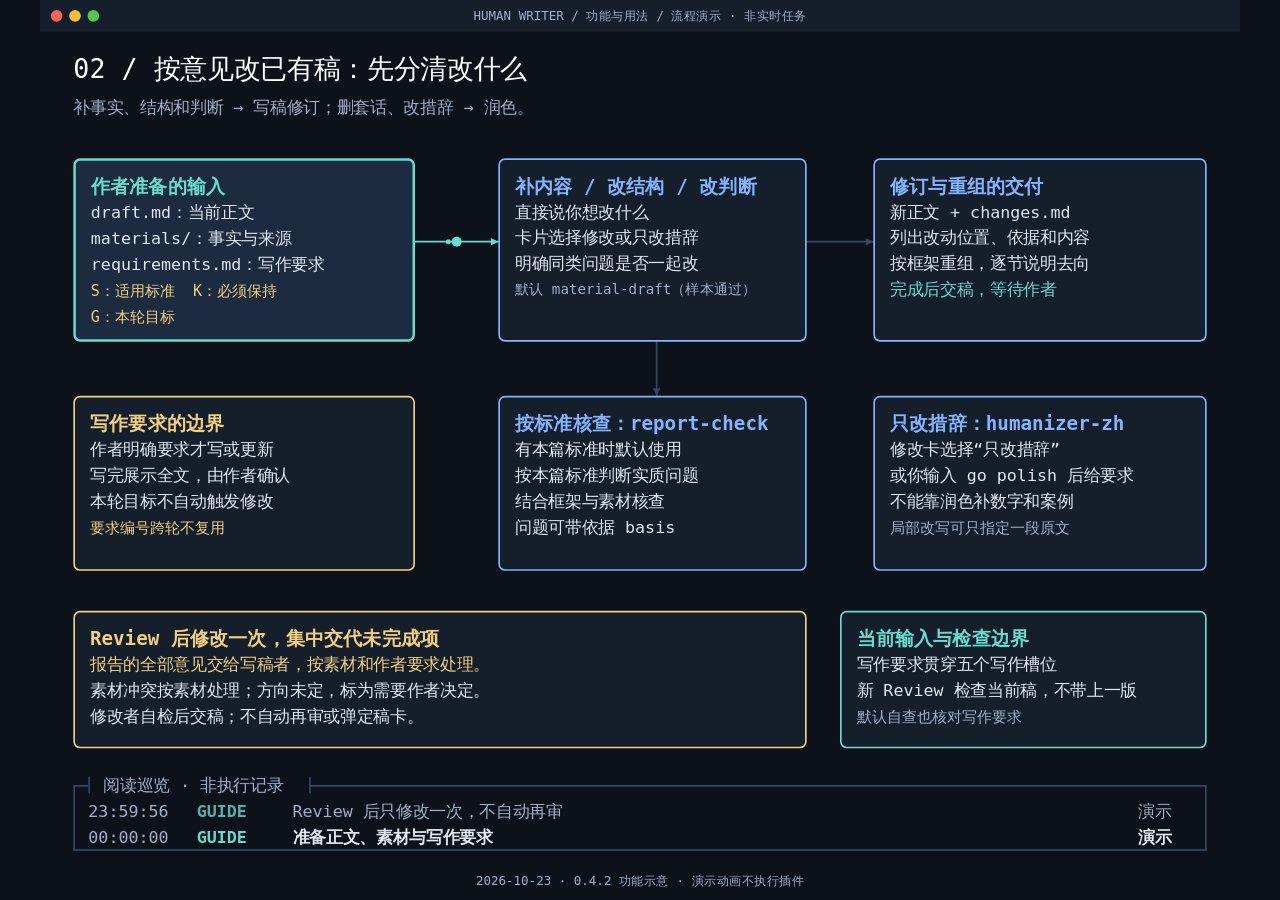
<file: panels/revision.html>
<!doctype html>
<html lang="en"><head><meta charset="utf-8">
<meta name="viewport" content="width=device-width,initial-scale=1">
<title>live-panel</title>
<style>
/* live-panel template. Content, colours, sizes: all come from the JSON config (see references/config-schema.md).
   Layout never moves. Everything that changes is a pure function of time: window.seek(t). */
*{box-sizing:border-box;margin:0;padding:0}
html,body{width:100%;height:100%;overflow:hidden}
body{background:var(--c-bg,#111);}
#stage{position:absolute;left:0;top:0;transform-origin:0 0;overflow:hidden;white-space:pre;color:var(--c-fg);font-family:var(--font);font-size:var(--fs);line-height:var(--lh)}
#stage>*{position:absolute}
b,.b{font-weight:700}
.tb{left:0;top:0;text-align:center;background:var(--c-bar);color:var(--c-dim)}
.tb i{position:absolute;border-radius:50%}
.sw{display:inline-block;width:.62em;height:.62em;margin-right:.55em;vertical-align:baseline}
.box{border-top:2px solid;border-bottom:2px solid}
.box::before,.box::after{content:"";position:absolute;top:0;bottom:0;width:2px;background:repeating-linear-gradient(180deg,currentColor 0 calc(var(--lh) - 7px),transparent calc(var(--lh) - 7px) var(--lh))}
.box.solid{border:var(--bw,2px) solid currentColor;border-radius:var(--radius,0px)}
.box.solid::before,.box.solid::after{display:none}
.box.dashed{border-style:dashed}
.box::before{left:0}.box::after{right:0}
.box .ln{color:var(--c-fg);height:var(--lh);padding-right:0}
.ln.flex{display:flex;align-items:center}
.ln.flex>div{overflow:visible}
.wire{background:var(--c-line)}
.dashv{background:repeating-linear-gradient(180deg,var(--c-line) 0 5px,transparent 5px 9px)}
.dashh{background:repeating-linear-gradient(90deg,var(--c-line) 0 5px,transparent 5px 9px)}
.pk{border-radius:50%;width:12px;height:12px;margin:-6px 0 0 -6px;display:none}
.pk.s{width:6px;height:6px;margin:-3px 0 0 -3px}
.bar{position:relative;display:block;height:20px;background-image:radial-gradient(var(--c-dots,#566078) 1px,transparent 1.3px);background-size:4px 4px}
.bar u{position:absolute;left:0;top:0;bottom:0;text-decoration:none}
.bar u.end::after{content:"";position:absolute;right:0;top:0;bottom:0;width:8px;background:repeating-conic-gradient(var(--c-bg) 0 25%,transparent 0 50%) 0 0/4px 4px;opacity:.55}
.bar s{position:absolute;top:-4px;bottom:-4px;width:2px;background:var(--c-fg);text-decoration:none}
.cur{display:inline-block;width:.62em;height:1.05em;vertical-align:-.18em;margin-left:.4em}
.tarrow{height:0;border-top:2px dashed var(--c-line)}
.glyph{text-align:center;line-height:1}
.logframe{border:2px solid var(--c-line2,#3a4154);border-top:0}
.logtop{height:0;border-top:2px solid var(--c-line2,#3a4154)}
.lgrow{position:absolute}
.lgrow span{position:absolute;top:0}
#err{position:absolute;left:10px;top:10px;color:#f66;font:14px monospace;white-space:pre-wrap;z-index:9}
</style></head><body>
<div id="stage"></div>
<script id="live-config" type="application/json">{"meta": {"title": "02 / 按意见改已有稿：先分清改什么", "lang": "zh-CN"}, "canvas": {"width": 1440, "height": 1080, "duration": 24, "fps": 12}, "theme": {"preset": "terminal-dark", "font": "\"SFMono-Regular\", Menlo, \"PingFang SC\", monospace", "fontSize": 20, "lineHeight": 31, "boxMode": "solid", "radius": 8, "glow": false, "colors": {"bg": "#0c111a", "bar": "#151e2b", "line": "#35465d", "line2": "#35465d", "dim": "#a0b0c7", "fg": "#e0e7f0", "wh": "#ffffff", "bl": "#83b4ff", "cy": "#68dace", "ye": "#f1cf82", "pu": "#c5adff", "hl": "#1c2b3f"}}, "titlebar": {"text": "HUMAN WRITER / 功能与用法 / 流程演示 · 非实时任务", "height": 38, "size": 15}, "credit": {"text": "2026-10-23 · 0.4.2 功能示意 · 演示动画不执行插件", "y": 1057, "size": 15, "c": "dim"}, "machines": {"seq": {"type": "cycle", "period": 4, "values": [{"t": "准备正文、素材与写作要求", "m": "准备正文、素材与写作要求", "g": "演示"}, {"t": "本轮目标写进文件，不等于已授权修改", "m": "本轮目标写进文件，不等于已授权修改", "g": "演示"}, {"t": "直接提要求：确认修改方式后执行", "m": "直接提要求：确认修改方式后执行", "g": "演示"}, {"t": "只改措辞：选择润色，保留事实", "m": "只改措辞：选择润色，保留事实", "g": "演示"}, {"t": "按作者要求修改后交稿", "m": "按作者要求修改后交稿", "g": "演示"}, {"t": "Review 后只修改一次，不自动再审", "m": "Review 后只修改一次，不自动再审", "g": "演示"}], "log": {"who": "GUIDE", "c": "cy"}}}, "elements": [{"type": "text", "x": 40, "y": 83, "t": "02 / 按意见改已有稿：先分清改什么", "size": 32, "c": "wh", "align": "left"}, {"type": "text", "x": 40, "y": 128, "t": "补事实、结构和判断 → 写稿修订；删套话、改措辞 → 润色。", "size": 20, "c": "dim", "align": "left"}, {"type": "path", "points": [[450, 290], [550, 290]], "color": "line", "width": 2, "flow": {"period": 2.3, "offsets": [0], "color": "cy", "tail": 10, "when": {"var": "seq.i", "eq": 0}}, "when": {"var": "seq.i", "eq": 0}, "then": {"color": "cy"}}, {"type": "path", "points": [[920, 290], [1000, 290]], "color": "line", "width": 2, "flow": {"period": 2.3, "offsets": [0], "color": "cy", "tail": 10, "when": {"var": "seq.i", "eq": 2}}, "when": {"var": "seq.i", "eq": 2}, "then": {"color": "cy"}}, {"type": "path", "points": [[740, 410], [740, 475]], "color": "line", "width": 2, "flow": {"period": 2.3, "offsets": [0], "color": "cy", "tail": 10, "when": {"var": "seq.i", "eq": 2}}, "when": {"var": "seq.i", "eq": 2}, "then": {"color": "cy"}}, {"type": "box", "x": 40, "y": 190, "w": 410, "h": 220, "pad": [16, 18, 18], "align": "left", "color": "cy", "fill": "bar", "lines": [{"t": "作者准备的输入", "c": "cy", "size": 23, "b": true}, {"t": "draft.md：当前正文", "c": "fg", "size": 20}, {"t": "materials/：事实与来源", "c": "fg", "size": 20}, {"t": "requirements.md：写作要求", "c": "fg", "size": 20}, {"t": "S：适用标准  K：必须保持", "c": "ye", "size": 18}, {"t": "G：本轮目标", "c": "ye", "size": 18}], "when": {"var": "seq.i", "eq": 0}, "then": {"fill": "hl", "border": 3, "color": "cy"}}, {"type": "box", "x": 550, "y": 190, "w": 370, "h": 220, "pad": [16, 18, 18], "align": "left", "color": "bl", "fill": "bar", "lines": [{"t": "补内容 / 改结构 / 改判断", "c": "bl", "size": 23, "b": true}, {"t": "直接说你想改什么", "c": "fg", "size": 20}, {"t": "卡片选择修改或只改措辞", "c": "fg", "size": 20}, {"t": "明确同类问题是否一起改", "c": "fg", "size": 20}, {"t": "默认 material-draft（样本通过）", "c": "dim", "size": 17}], "when": {"var": "seq.i", "eq": 2}, "then": {"fill": "hl", "border": 3, "color": "bl"}}, {"type": "box", "x": 1000, "y": 190, "w": 400, "h": 220, "pad": [16, 18, 18], "align": "left", "color": "bl", "fill": "bar", "lines": [{"t": "修订与重组的交付", "c": "bl", "size": 23, "b": true}, {"t": "新正文 + changes.md", "c": "fg", "size": 20}, {"t": "列出改动位置、依据和内容", "c": "fg", "size": 20}, {"t": "按框架重组，逐节说明去向", "c": "fg", "size": 20}, {"t": "完成后交稿，等待作者", "c": "cy", "size": 20}], "when": {"var": "seq.i", "eq": 2}, "then": {"fill": "hl", "border": 3, "color": "bl"}}, {"type": "box", "x": 40, "y": 475, "w": 410, "h": 210, "pad": [16, 18, 18], "align": "left", "color": "ye", "fill": "bar", "lines": [{"t": "写作要求的边界", "c": "ye", "size": 23, "b": true}, {"t": "作者明确要求才写或更新", "c": "fg", "size": 20}, {"t": "写完展示全文，由作者确认", "c": "fg", "size": 20}, {"t": "本轮目标不自动触发修改", "c": "fg", "size": 20}, {"t": "要求编号跨轮不复用", "c": "ye", "size": 18}], "when": {"var": "seq.i", "eq": 1}, "then": {"fill": "hl", "border": 3, "color": "ye"}}, {"type": "box", "x": 550, "y": 475, "w": 370, "h": 210, "pad": [16, 18, 18], "align": "left", "color": "bl", "fill": "bar", "lines": [{"t": "按标准核查：report-check", "c": "bl", "size": 23, "b": true}, {"t": "有本篇标准时默认使用", "c": "fg", "size": 20}, {"t": "按本篇标准判断实质问题", "c": "fg", "size": 20}, {"t": "结合框架与素材核查", "c": "fg", "size": 20}, {"t": "问题可带依据 basis", "c": "fg", "size": 20}], "when": {"var": "seq.i", "eq": 4}, "then": {"fill": "hl", "border": 3, "color": "bl"}}, {"type": "box", "x": 1000, "y": 475, "w": 400, "h": 210, "pad": [16, 18, 18], "align": "left", "color": "bl", "fill": "bar", "lines": [{"t": "只改措辞：humanizer-zh", "c": "bl", "size": 23, "b": true}, {"t": "修改卡选择“只改措辞”", "c": "fg", "size": 20}, {"t": "或你输入 go polish 后给要求", "c": "fg", "size": 20}, {"t": "不能靠润色补数字和案例", "c": "fg", "size": 20}, {"t": "局部改写可只指定一段原文", "c": "dim", "size": 18}], "when": {"var": "seq.i", "eq": 3}, "then": {"fill": "hl", "border": 3, "color": "bl"}}, {"type": "box", "x": 40, "y": 733, "w": 880, "h": 165, "pad": [16, 18, 18], "align": "left", "color": "ye", "fill": "bar", "lines": [{"t": "Review 后修改一次，集中交代未完成项", "c": "ye", "size": 23, "b": true}, {"t": "报告的全部意见交给写稿者，按素材和作者要求处理。", "c": "ye", "size": 20}, {"t": "素材冲突按素材处理；方向未定，标为需要作者决定。", "c": "fg", "size": 20}, {"t": "修改者自检后交稿；不自动再审或弹定稿卡。", "c": "fg", "size": 20}], "when": {"var": "seq.i", "eq": 5}, "then": {"fill": "hl", "border": 3, "color": "ye"}}, {"type": "box", "x": 960, "y": 733, "w": 440, "h": 165, "pad": [16, 18, 18], "align": "left", "color": "cy", "fill": "bar", "lines": [{"t": "当前输入与检查边界", "c": "cy", "size": 23, "b": true}, {"t": "写作要求贯穿五个写作槽位", "c": "fg", "size": 20}, {"t": "新 Review 检查当前稿，不带上一版", "c": "fg", "size": 20}, {"t": "默认自查也核对写作要求", "c": "dim", "size": 18}]}, {"type": "log", "x": 40, "y": 942, "w": 1360, "rows": 2, "padTop": 16, "padBottom": 17, "padLeft": 18, "title": "阅读巡览 · 非执行记录", "titleX": 18, "titleW": 265, "cols": [{"key": "time", "x": 0}, {"key": "who", "x": 130}, {"key": "m", "x": 245}, {"key": "g", "x": 1260}]}]}</script>
<script>
(function(){
'use strict';
var mod=function(a,n){return ((a%n)+n)%n};
var esc=function(s){return String(s).replace(/&/g,'&amp;').replace(/</g,'&lt;')};
// deterministic "random": a pure hash of (seed, index). Never Math.random, never the wall clock.
function hash(seed,k){var h=Math.imul((seed|0)+0x9e3779b9,0x85ebca6b)^Math.imul(k|0,0xc2b2ae35);h=Math.imul(h^(h>>>16),0x7feb352d);h=Math.imul(h^(h>>>15),0x846ca68b);return ((h^(h>>>16))>>>0)/4294967296}

var cfg=null, ST=document.getElementById('stage'), V={}, DYN=[], PK=[], EVT=[], MACH=[], CHK=[];
var CW=1200, CH=1500, LH=30, PRE=0, FS=21;
window.__ready=false; window.__pending=null;

function fail(e){var d=document.getElementById('err')||document.body.appendChild(Object.assign(document.createElement('div'),{id:'err'}));d.textContent+=String(e&&e.stack||e)+'\n';window.__error=(window.__error||'')+String(e)+'\n'}

function loadConfig(){
  var el=document.getElementById('live-config');
  if(el&&el.textContent.trim()) return Promise.resolve(JSON.parse(el.textContent));
  var m=/[?&]config=([^&]+)/.exec(location.search);
  if(m) return fetch(decodeURIComponent(m[1])).then(function(r){return r.json()});
  return Promise.reject(new Error('no config: embed <script id="live-config" type="application/json"> or use ?config=path.json (over http)'));
}

// ---------- value access / templating ----------
function tv(k){var v=V[k]; if(v==null) return ''; return typeof v==='object'?v.text:String(v)}
function fill(s,sc){return String(s).replace(/\{([\w.\-]+)\}/g,function(m,k){var v=sc?sc(k):null; if(v==null) v=V[k]; if(v==null) return m; return typeof v==='object'?v.text:String(v)})}
function cond(w){if(!w) return true; if(Array.isArray(w)) return w.every(cond); var v=tv(w['var']); if('eq' in w) return v===String(w.eq); if('ne' in w) return v!==String(w.ne); if('in' in w) return w['in'].map(String).indexOf(v)>=0; return !!v}
function cc(n){return n?'var(--c-'+n+')':''}
function fmtNum(n,f){n=Math.floor(n); return f==='comma'?String(n).replace(/\B(?=(\d{3})+(?!\d))/g,','):String(n)}

// ---------- runs / lines ----------
function runHtml(r){
  if(typeof r==='string') r={t:r};
  var c=r.c,b=r.b,sty='';
  if(r.when&&r.then&&cond(r.when)){ if(r.then.c) c=r.then.c; if(r.then.b!=null) b=r.then.b; }
  if(r.cursor){ var on=mod(V.__t,r.period||1.1)<(r.on||0.6); return '<span class="cur" style="background:'+cc(c||'gr')+';opacity:'+(on?1:0)+'"></span>'; }
  if(r.sw) return '<i class="sw" style="background:'+cc(r.sw)+'"></i>';
  var txt;
  if(r.v){ var v=V[r.v]; if(v==null) v=''; if(typeof v==='object'){ txt=v.text; if(!c&&v.c) c=v.c; if(b==null&&v.b!=null) b=v.b; } else txt=String(v); }
  else txt=fill(r.t==null?'':r.t);
  if(c) sty+='color:'+cc(c)+';';
  if(b) sty+='font-weight:700;';
  if(r.size) sty+='font-size:'+r.size+'px;';
  return sty?'<span style="'+sty+'">'+esc(txt)+'</span>':esc(txt);
}
function runsHtml(rs){return (rs||[]).map(runHtml).join('')}
function barHtml(b){
  var segs, mark=b.mark, w=b.w||127, h=b.h||20;
  if(b.gauge){ var n=V[b.gauge+'.num'], low=V[b.gauge+'.low']==='1', c=low?(b.low||'cy'):(b.high||'gr');
    segs=[{from:0,to:n,c:c,end:true}]; }
  else if(b.segments) segs=b.segments; else segs=[{from:0,to:b.fixed,c:b.c||'cy'}];
  var out='<span class="bar" style="width:'+w+'px;height:'+h+'px">';
  segs.forEach(function(s){ out+='<u class="'+(s.end?'end':'')+'" style="left:'+(s.from*100)+'%;width:'+((s.to-s.from)*100)+'%;background:'+cc(s.c)+'"></u>'; });
  if(mark!=null) out+='<s style="left:'+(mark*100)+'%"></s>';
  return out+'</span>';
}
function normLine(l,mach){
  if(typeof l==='string') l={runs:[l]};
  if(l.trigger){ // sugar: a trigger-point row bound to a triggers machine
    var m=cfg.machines[l.trigger[0]], i=l.trigger[1], hl=m.hl||'hl', col=m.color||'pu';
    l=Object.assign({align:'left',indent:l.indent==null?13:l.indent,runs:[{v:l.trigger[0]+'.label'+i,c:'dim',when:{'var':l.trigger[0]+'.active',eq:i},then:{c:col,b:1}}],
      when:{'var':l.trigger[0]+'.active',eq:i},then:{bg:hl,c:col,b:1}},l);
  }
  if(l.t!=null&&!l.runs&&!l.items) l.runs=[{t:l.t}];
  return l;
}
function addLine(parent,l,boxAlign){
  l=normLine(l);
  var d=document.createElement('div'); d.className='ln'+(l.items?' flex':'');
  var al=l.align||boxAlign||'center';
  d.style.textAlign=al;
  if(l.indent) d.style.paddingLeft=l.indent+'px';
  if(l.h) d.style.height=(l.h*LH)+'px';
  if(l.size) d.style.fontSize=l.size+'px';
  if(l.c) d.style.color=cc(l.c);
  if(l.b) d.style.fontWeight=700;
  if(l.inset) { d.style.marginLeft=l.inset+'px'; }
  parent.appendChild(d);
  var empty=!l.items&&(!l.runs||(l.runs.length===1&&l.runs[0]===''));
  if(l.items){
    d.style.gap=(l.gap||0)+'px';
    l.items.forEach(function(it){
      var e=document.createElement('div'); e.setAttribute('data-t','text');
      if(it.w) e.style.flex='0 0 '+it.w+'px'; else if(it.grow) e.style.flex='1 1 0'; else e.style.flex='0 0 auto';
      if(it.ml) e.style.marginLeft=it.ml;
      e.style.textAlign=it.align||'left'; if(it.size) e.style.fontSize=it.size+'px';
      d.appendChild(e);
      DYN.push({el:e,fn:function(){return it.bar?barHtml(it.bar):runsHtml(it.runs)},last:null,chk:it.bar?'bar':'text'});
    });
    DYN.push({el:d,fn:function(){return null},cls:function(){return lineStyle(l)},last:null});
  } else {
    if(!empty) d.setAttribute('data-t','text');
    DYN.push({el:d,fn:function(){return runsHtml(l.runs)},cls:function(){return lineStyle(l)},last:null});
  }
  return d;
}
function lineStyle(l){ // line-level when/then: background / colour / weight
  if(l.when&&l.then&&cond(l.when)) return {bg:l.then.bg?cc(l.then.bg):'',c:l.then.c?cc(l.then.c):'',b:l.then.b?'700':''};
  return {bg:'',c:l.c?cc(l.c):'',b:l.b?'700':''};
}
function applyDyn(){
  DYN.forEach(function(d){
    var h=d.fn(); if(h!==null&&h!==d.last){ d.el.innerHTML=h; d.last=h; }
    if(d.cls){ var s=d.cls(), k=s.bg+'|'+s.c+'|'+s.b; if(k!==d.lk){ d.el.style.background=s.bg; d.el.style.color=s.c||''; d.el.style.fontWeight=s.b; d.lk=k; } }
  });
}

// ---------- packets ----------
function mkpk(color,small){var e=document.createElement('div'); e.className='pk'+(small?' s':''); var col=cc(color)||color; e.style.background=col;
  var sz=(TH.packetSize||12)*(small?0.5:1); e.style.width=e.style.height=sz+'px'; e.style.margin=(-sz/2)+'px 0 0 '+(-sz/2)+'px';
  if(TH.glow) e.style.boxShadow='0 0 '+(small?3:8)+'px '+col; ST.appendChild(e); return e}
function prepPath(P){P.len=0;P.seg=[];for(var i=1;i<P.path.length;i++){var d=Math.abs(P.path[i][0]-P.path[i-1][0])+Math.abs(P.path[i][1]-P.path[i-1][1]);P.seg.push(d);P.len+=d}}
function atPath(P,d){if(d<0||d>P.len)return null;for(var i=0;i<P.seg.length;i++){if(d<=P.seg[i]){var a=P.path[i],b=P.path[i+1],f=P.seg[i]?d/P.seg[i]:0;return [a[0]+(b[0]-a[0])*f,a[1]+(b[1]-a[1])*f]}d-=P.seg[i]}return P.path[P.path.length-1]}
function putPk(e,P,d){var q=atPath(P,d); if(!q||(P.gap&&q[1]>P.gap[0]&&q[1]<P.gap[1])){e.style.display='none';return} e.style.display='block';e.style.left=q[0]+'px';e.style.top=q[1]+'px'}

// ---------- machines (each is a pure function of t) ----------
function pickIdx(m,k){var n=m.values.length,b=Math.floor(hash(m.seed||1,k)*n); if(n>1&&b===Math.floor(hash(m.seed||1,k-1)*n)) b=(b+1)%n; return b}
var MK={
 counter:function(id,m){return {vars:function(t){V[id]=(m.prefix||'')+fmtNum((m.start||0)+(m.rate||0)*t,m.format)+(m.suffix||'')},events:function(){return []}}},
 cycle:function(id,m){
  var n=m.values.length;
  function idx(j){return m.order?m.order[mod(j,m.order.length)]:mod(j,n)}
  function val(j){var v=m.values[idx(j)]; return typeof v==='object'?v:{t:v}}
  return {vars:function(t){var j=Math.floor((t-(m.t0||0))/m.period), v=val(j); V[id]=v.t!=null?v.t:(v.m||''); V[id+'.i']=String(idx(j));
     Object.keys(v).forEach(function(k){V[id+'.'+k]=String(v[k])})},
   events:function(lo,hi){var o=[]; if(!m.log) return o; for(var j=Math.floor((lo-(m.t0||0))/m.period);j<=Math.ceil((hi-(m.t0||0))/m.period);j++){var v=val(j); o.push({t:(m.t0||0)+j*m.period,who:m.log.who,c:m.log.c,m:v.m!=null?v.m:(v.t||''),g:v.g||''})} return o}}},
 gauge:function(id,m){
  var th=m.threshold, dec=m.decimals==null?2:m.decimals;
  function st(k){var v=m.values[pickIdx(m,k)], low=v<th, L=low?(m.low||{}):(m.high||{}); return {v:v,low:low,label:L.label||'',dest:L.dest||''}}
  return {vars:function(t){var k=Math.floor((t-(m.t0||0))/m.period), s=st(k);
     V[id]=s.v.toFixed(dec); V[id+'.num']=s.v; V[id+'.low']=s.low?'1':''; V[id+'.label']={text:s.label,c:s.low?(m.lowColor||'cy'):(m.highColor||'gr'),b:s.low?1:0}; V[id+'.dest']=s.dest},
   events:function(lo,hi){var o=[]; if(!m.log) return o; for(var k=Math.floor((lo-(m.t0||0))/m.period);k<=Math.ceil((hi-(m.t0||0))/m.period);k++){var s=st(k),sc={value:s.v.toFixed(dec),label:s.label,dest:s.dest};
     var f=function(x){return String(x).replace(/\{(\w+)\}/g,function(a,b){return sc[b]!=null?sc[b]:a})};
     o.push({t:(m.t0||0)+k*m.period,who:m.log.who,c:m.log.c,m:m.log.msgs[mod(k,m.log.msgs.length)],g:f(m.log.tail||'')})} return o}}},
 any_low:function(id,m){return {vars:function(){V[id]=m.of.some(function(g){return V[g+'.low']==='1'})?'low':'high'},events:function(){return []}}},
 lane:function(id,m){
  var sp=m.spin||['◐','◓','◑','◒'];
  return {vars:function(t){var c=Math.floor((t-m.off)/m.period), p=(t-m.off)-c*m.period, run=p<m.run;
     if(run) V[id]={text:sp[mod(Math.floor(t/(m.spinStep||0.3))+(m.phase||0),sp.length)]+' '+m.busy,c:m.busyColor||'bl'};
     else V[id]={text:'✓ '+m.done[mod(c,m.done.length)],c:m.doneColor||'gr'};
     V[id+'.state']=run?'busy':'done'},
   events:function(lo,hi){var o=[]; if(!m.log) return o; for(var c=Math.floor((lo-m.off)/m.period);c<=Math.ceil((hi-m.off)/m.period);c++){var e=m.log.msgs[mod(c,m.log.msgs.length)]; o.push({t:m.off+c*m.period+m.run,who:m.log.who,c:m.log.c,m:e[0],g:e[1]||''})} return o}}},
 triggers:function(id,m){
  var it=m.items, n=it.length, cps=m.cps||9;
  return {vars:function(t){var k=Math.floor((t-m.t0)/m.period), ph=(t-m.t0)-k*m.period, on=ph<m.on, cur=mod(k,n), I=it[cur];
     V[id+'.active']=on?String(cur):'-1'; V[id+'.cur']=String(cur); V[id+'.phase']=ph;
     Object.keys(I).forEach(function(f){ if(typeof I[f]!=='object') V[id+'.'+f]=String(I[f]) });
     for(var i=0;i<n;i++) V[id+'.label'+i]=(on&&i===cur?'◆ ':'◇ ')+it[i].name;
     V[id+'.calls']=String(k+(m.callsStart==null?1:m.callsStart));
     var tk=m.tokens||{start:0,step:0}; V[id+'.tokens']=fmtNum(tk.start+k*tk.step)+(tk.unit||'');
     var q=on?Math.max(0,Math.floor((ph-0.35)*cps)):99999, a0=I.adv[0],a1=I.adv[1]||'';
     V[id+'.adv0']=a0.slice(0,q); V[id+'.adv1']=q>a0.length+2?a1.slice(0,q-a0.length-2):'';
     V[id+'.status']={text:on?(m.onText||'advising'):(m.offText||'on call'),c:m.color||'pu',b:1};
   },
   events:function(lo,hi){var o=[]; if(!m.log) return o; for(var k=Math.floor((lo-m.t0)/m.period);k<=Math.ceil((hi-m.t0)/m.period);k++){var I=it[mod(k,n)];
     var f=function(x){return String(x).replace(/\{(\w+)\}/g,function(a,b){return I[b]!=null?I[b]:a})};
     o.push({t:m.t0+k*m.period,who:m.log.who,c:m.log.c,m:f(m.log.start.m),g:f(m.log.start.g||'')});
     o.push({t:m.t0+k*m.period+m.on,who:m.log.who,c:m.log.c,m:f(m.log.end.m),g:f(m.log.end.g||'')})} return o}}}
};

// ---------- element builders ----------
function place(d,e){ if(e.x!=null) d.style.left=e.x+'px'; if(e.y!=null) d.style.top=e.y+'px'; if(e.w!=null) d.style.width=e.w+'px'; if(e.h!=null) d.style.height=e.h+'px'; }
var B={
 text:function(e){
  var size=e.size||FS, lh=e.lh||(e.size?Math.round(e.size*1.4):LH), d=document.createElement('div');
  d.style.left=e.x+'px'; d.style.top=(e.y-lh/2)+'px'; if(e.w!=null) d.style.width=e.w+'px'; d.style.height=lh+'px'; d.style.lineHeight=lh+'px';
  d.style.textAlign=e.align||'left'; if(e.size) d.style.fontSize=size+'px'; if(e.c) d.style.color=cc(e.c); if(e.b) d.style.fontWeight=700; if(e.ls) d.style.letterSpacing=e.ls+'px'; if(e.font) d.style.fontFamily=e.font;
  d.setAttribute('data-t','text'); if(e.noCheck) d.setAttribute('data-nocheck','1'); if(e.inside) d.setAttribute('data-in','1');
  var runs=e.runs||[{t:e.t!=null?e.t:e.text}];
  DYN.push({el:d,fn:function(){return runsHtml(runs)},last:null}); ST.appendChild(d);
 },
 box:function(e){
  var d=document.createElement('div'), solid=(e.sides||TH.boxMode)==='solid';
  d.className='box'+(solid?' solid':'')+(e.dash?' dashed':''); place(d,e); d.style.color=cc(e.color||'fg');
  if(e.radius!=null) d.style.borderRadius=e.radius+'px'; if(e.border!=null) d.style.setProperty('--bw',e.border+'px');
  if(e.fill) d.style.background=cc(e.fill);
  var p=e.pad||[10,14,14]; d.style.padding=p[0]+'px '+(p[2]==null?p[1]:p[2])+'px 0 '+p[1]+'px';
  d.setAttribute('data-t',e.container?'frame':'box'); ST.appendChild(d);
  (e.lines||[]).forEach(function(l){addLine(d,l,e.align)});
  if(e.when&&e.then) BOXES.push({el:d,e:e,last:null});
 },
 path:function(e){ // polyline (optionally with rounded corners) with an arrow head; may carry packets and change colour on a condition
  var NS='http://www.w3.org/2000/svg', pts=e.points, r=e.r||0, svg=document.createElementNS(NS,'svg');
  svg.setAttribute('width',CW); svg.setAttribute('height',CH); svg.style.cssText='left:0;top:0;overflow:visible;pointer-events:none';
  var dd='M'+pts[0][0]+' '+pts[0][1];
  for(var i=1;i<pts.length;i++){ var a=pts[i-1],b=pts[i],c=pts[i+1];
    if(r&&c){ var l1=Math.hypot(b[0]-a[0],b[1]-a[1]), l2=Math.hypot(c[0]-b[0],c[1]-b[1]), rr=Math.min(r,l1/2,l2/2);
      dd+=' L'+(b[0]-(b[0]-a[0])/l1*rr)+' '+(b[1]-(b[1]-a[1])/l1*rr)+' Q'+b[0]+' '+b[1]+' '+(b[0]+(c[0]-b[0])/l2*rr)+' '+(b[1]+(c[1]-b[1])/l2*rr); }
    else dd+=' L'+b[0]+' '+b[1]; }
  var pa=document.createElementNS(NS,'path'); pa.setAttribute('d',dd); pa.setAttribute('fill','none'); pa.setAttribute('stroke-linecap','round'); pa.setAttribute('stroke-linejoin','round');
  if(e.dash) pa.setAttribute('stroke-dasharray',e.dash===true?'6 5':e.dash); svg.appendChild(pa);
  var hd=null; if(e.arrow!==false){ hd=document.createElementNS(NS,'polygon'); svg.appendChild(hd); }
  var P={e:e,pa:pa,hd:hd,last:null}; PATHS.push(P);
  function head(from,to,sz){ var dx=to[0]-from[0],dy=to[1]-from[1],L=Math.hypot(dx,dy)||1; dx/=L; dy/=L; var bx=to[0]-dx*sz,by=to[1]-dy*sz;
    return to[0]+','+to[1]+' '+(bx-dy*sz*0.5)+','+(by+dx*sz*0.5)+' '+(bx+dy*sz*0.5)+','+(by-dx*sz*0.5); }
  P.headPts=hd?head(pts[pts.length-2],pts[pts.length-1],e.head||9):null;
  ST.appendChild(svg);
  if(e.flow) B.flow(Object.assign({color:e.color,path:pts},e.flow));
 },
 line:function(e){ // axis-aligned wire from [x1,y1] to [x2,y2]
  var a=e.from,b=e.to,w=e.width||TH.wireWidth||2,d=document.createElement('div');
  d.className=e.dash?(a[0]===b[0]?'dashv':'dashh'):'wire';
  if(a[0]===b[0]){d.style.left=(a[0]-w/2)+'px';d.style.top=Math.min(a[1],b[1])+'px';d.style.width=w+'px';d.style.height=Math.abs(b[1]-a[1])+'px'}
  else{d.style.top=(a[1]-w/2)+'px';d.style.left=Math.min(a[0],b[0])+'px';d.style.height=w+'px';d.style.width=Math.abs(b[0]-a[0])+'px'}
  if(e.color) { d.style.background=cc(e.color); }
  ST.appendChild(d);
 },
 glyph:function(e){
  var s=e.size||17,d=document.createElement('div'); d.className='glyph'; d.style.fontSize=s+'px'; d.style.width='24px'; d.style.height=s+'px';
  d.style.left=(e.x-12)+'px'; d.style.top=(e.y-s/2)+'px'; d.style.color=cc(e.c||'dim'); d.textContent=e.ch||'▼'; ST.appendChild(d);
 },
 rule:function(e){var d=document.createElement('div'); d.style.left=e.x+'px'; d.style.top=e.y+'px'; d.style.width=e.w+'px'; d.style.height='5px'; d.style.borderTop='1px solid '+cc(e.c||'line'); d.style.borderBottom=d.style.borderTop; ST.appendChild(d)},
 flow:function(e){
  var P=Object.assign({},e); prepPath(P); P.when=e.when; P.o=e.offsets||[0]; P.tail=e.tail==null?15:e.tail;
  P.el=P.o.map(function(){return [mkpk(e.color,false),mkpk(e.color,true)]}); PK.push(P);
 },
 tarrow:function(e){ // dashed arrow from a trigger row to its target; colours up and carries a packet while that trigger is active
  var m=e.machine, i=e.i, x1=e.from[0], y=e.from[1], x2=e.to[0], head=e.head||'▶', hs=17;
  var ln=document.createElement('div'); ln.className='tarrow'; ln.style.left=x1+'px'; ln.style.top=(y-1)+'px'; ln.style.width=Math.max(0,x2-x1-8)+'px'; ST.appendChild(ln);
  var hd=document.createElement('div'); hd.className='glyph'; hd.style.fontSize=hs+'px'; hd.style.width='20px'; hd.style.height=hs+'px'; hd.style.left=(x2-18)+'px'; hd.style.top=(y-hs/2)+'px'; hd.textContent=head; ST.appendChild(hd);
  var P={path:[[x1,y],[x2-8,y]]}; prepPath(P); P.el=[mkpk(e.packet||cfg.machines[m].color||'pu',false),mkpk(e.packet||cfg.machines[m].color||'pu',true)];
  var col=cc(cfg.machines[m].color||'pu');
  DYN.push({el:ln,fn:function(){return null},cls:function(){return {bg:'',c:'',b:''}},last:null});
  TA.push({ln:ln,hd:hd,P:P,m:m,i:i,col:col});
 },
 log:function(e){
  var rows=e.rows||4, h=rows*LH+(e.padBottom==null?16:e.padBottom), x=e.x, y=e.y, w=e.w;
  var fr=document.createElement('div'); fr.className='logframe'; fr.style.left=x+'px'; fr.style.top=y+'px'; fr.style.width=w+'px'; fr.style.height=h+'px'; fr.setAttribute('data-t','frame'); ST.appendChild(fr);
  var tx=e.titleX||60, tw=e.titleW||180;
  [[x,tx],[x+tx+tw,w-tx-tw]].forEach(function(s){var t=document.createElement('div'); t.className='logtop'; t.style.left=s[0]+'px'; t.style.top=y+'px'; t.style.width=s[1]+'px'; ST.appendChild(t)});
  [x+tx,x+tx+tw].forEach(function(px){var t=document.createElement('div'); t.className='wire'; t.style.background='var(--c-line2,#3a4154)'; t.style.left=px+'px'; t.style.top=(y-10)+'px'; t.style.width='2px'; t.style.height='20px'; ST.appendChild(t)});
  var lab=document.createElement('div'); lab.style.left=(x+tx+18)+'px'; lab.style.top=(y-LH/2)+'px'; lab.style.height=LH+'px'; lab.style.color=cc('dim'); lab.textContent=e.title||'log'; lab.setAttribute('data-t','text'); ST.appendChild(lab);
  LOG={rows:[],cols:e.cols,clock:cfg.clock||{start:'00:00:00',rate:1}};
  for(var i=0;i<rows;i++){ var r=document.createElement('div'); r.className='lgrow'; r.style.left=(x+(e.padLeft==null?20:e.padLeft))+'px'; r.style.top=(y+(e.padTop==null?8:e.padTop)+i*LH)+'px'; r.style.height=LH+'px'; r.style.width=(w-30)+'px'; ST.appendChild(r);
   var cells=e.cols.map(function(c){var s=document.createElement('span'); s.style.left=c.x+'px'; s.style.height=LH+'px'; s.setAttribute('data-t','text'); r.appendChild(s); return s});
   LOG.rows.push({el:r,cells:cells,last:null}); }
 }
};
var TA=[], LOG=null, BOXES=[], PATHS=[], TH={};
function clockStr(t){var p=LOG.clock.start.split(':').map(Number), s=Math.floor(p[0]*3600+p[1]*60+p[2]+t*LOG.clock.rate); s=mod(s,86400); var z=function(n){return (n<10?'0':'')+n}; return z(Math.floor(s/3600))+':'+z(Math.floor(s/60)%60)+':'+z(s%60)}
function renderLog(t){
  if(!LOG) return;
  var last=-1; for(var i=0;i<EVT.length;i++){ if(EVT[i].t<=t) last=i; else break; }
  var n=LOG.rows.length;
  LOG.rows.forEach(function(R,i){ var ev=EVT[last-(n-1)+i], isNew=(i===n-1), key=ev?(ev.t+'|'+ev.m+'|'+isNew):'';
    if(key===R.last) return; R.last=key;
    LOG.cols.forEach(function(c,ci){ var s=R.cells[ci], txt='', col='dim', bold=false, op=1;
      if(ev){ if(c.key==='time') txt=clockStr(ev.t);
        else if(c.key==='who'){ txt=ev.who; col=ev.c; bold=true; op=isNew?1:.8; }
        else if(c.key==='m'){ txt=ev.m; if(isNew){col='fg';bold=true} }
        else if(c.key==='g'){ txt=ev.g; if(isNew){col='fg';bold=true} } }
      s.textContent=txt; s.style.color=cc(col); s.style.fontWeight=bold?700:400; s.style.opacity=op; });
  });
}

function styleBoxes(){ BOXES.forEach(function(B_){ var e=B_.e, on=cond(e.when), th=on?e.then:{}, k=on?'1':'0'; if(k===B_.last) return; B_.last=k;
  var el=B_.el; el.style.background=cc(th.fill||e.fill)||''; el.style.color=cc(th.color||e.color||'fg');
  el.style.setProperty('--bw',(th.border!=null?th.border:(e.border!=null?e.border:(TH.borderWidth||2)))+'px');
  el.style.boxShadow=th.glow?'0 0 0 4px color-mix(in srgb, '+cc(th.glow)+' 30%, transparent), 0 0 16px color-mix(in srgb, '+cc(th.glow)+' 55%, transparent)':''; }); }
function stylePaths(){ PATHS.forEach(function(P){ var e=P.e, on=e.when&&cond(e.when), th=on?e.then:{}, k=on?'1':'0'; if(k===P.last) return; P.last=k;
  var col=cc(th.color||e.color||'line'), w=th.width||e.width||TH.wireWidth||2;
  P.pa.setAttribute('stroke',col); P.pa.setAttribute('stroke-width',w); P.pa.style.opacity=th.opacity!=null?th.opacity:(e.opacity!=null?e.opacity:1);
  if(P.hd){ P.hd.setAttribute('fill',col); P.hd.setAttribute('points',P.headPts); P.hd.style.opacity=P.pa.style.opacity; } }); }

// ---------- the one entry point ----------
window.seek=function(t){
  if(!window.__ready){ window.__pending=t; return; }
  try{
    V.__t=t;
    MACH.forEach(function(m){m.vars(t)});
    // packets on the main flow; count deliveries so "the number on the graph" is the number of packets that arrived
    var sig=0;
    PK.forEach(function(P){ if(P.when&&!cond(P.when)){ P.el.forEach(function(q){q[0].style.display='none';q[1].style.display='none'}); return; } P.o.forEach(function(o,n){ var u=(t+PRE+o)/P.period, d=(u-Math.floor(u))*P.len; sig+=Math.floor(u); putPk(P.el[n][0],P,d); putPk(P.el[n][1],P,d-P.tail); }); });
    V.packets=fmtNum(sig,'comma');
    V.clock=LOG?clockStr(t):'';
    TA.forEach(function(A){ var on=V[A.m+'.active']===String(A.i);
      A.ln.style.borderColor=on?A.col:''; A.hd.style.color=on?A.col:'var(--c-dim)';
      if(on){ var ph=Number(V[A.m+'.phase']), u=ph/0.9, d=(u-Math.floor(u))*(A.P.len+10); putPk(A.P.el[0],A.P,d); putPk(A.P.el[1],A.P,d-12); }
      else { A.P.el[0].style.display='none'; A.P.el[1].style.display='none'; } });
    styleBoxes(); stylePaths(); applyDyn(); renderLog(t);
    window.__t=t;
  }catch(e){fail(e)}
};
window.render=window.seek;

// ---------- layout self-check (used by scripts/check_frames.py) ----------
window.__check=function(){
  var prob=[], items=[], boxes=[], sr=ST.getBoundingClientRect(), sc=sr.width/CW;
  function R(rc){return {l:(rc.left-sr.left)/sc,t:(rc.top-sr.top)/sc,r:(rc.right-sr.left)/sc,b:(rc.bottom-sr.top)/sc}}
  function contentRect(el){var g=document.createRange(); g.selectNodeContents(el); var rs=g.getClientRects(), o=null; for(var i=0;i<rs.length;i++){var q=rs[i]; if(q.width<0.5||q.height<0.5) continue; if(!o) o={left:q.left,top:q.top,right:q.right,bottom:q.bottom}; else {o.left=Math.min(o.left,q.left);o.top=Math.min(o.top,q.top);o.right=Math.max(o.right,q.right);o.bottom=Math.max(o.bottom,q.bottom)}} return o}
  var els=ST.querySelectorAll('[data-t]');
  for(var i=0;i<els.length;i++){ var el=els[i], k=el.getAttribute('data-t');
    if(k==='box'||k==='frame'){ boxes.push({el:el,r:R(el.getBoundingClientRect()),k:k}); continue; }
    if(el.getAttribute('data-nocheck')) continue;
    var cr=contentRect(el); if(!cr) continue; var rr=R(cr); rr.el=el; rr.txt=el.textContent.trim().slice(0,28);
    // a flex item holding a bar has no text range; use its box
    items.push(rr); }
  function ov(a,b){return Math.min(a.r,b.r)-Math.max(a.l,b.l)>1.5&&Math.min(a.b,b.b)-Math.max(a.t,b.t)>1.5}
  // 1 text inside canvas
  items.forEach(function(a){ if(a.l<-0.5||a.t<-0.5||a.r>CW+0.5||a.b>CH+0.5) prob.push('outside canvas: "'+a.txt+'"'); });
  // 2 text inside its own box
  items.forEach(function(a){ var bx=boxes.filter(function(b){return b.el.contains(a.el)})[0];
    if(bx){ var r=bx.r; if(a.l<r.l+1||a.r>r.r-1||a.t<r.t-1||a.b>r.b+1) prob.push('text overflows its box: "'+a.txt+'" ['+Math.round(a.l)+'-'+Math.round(a.r)+'] box ['+Math.round(r.l)+'-'+Math.round(r.r)+']'); } });
  // 3 text vs text
  for(var x=0;x<items.length;x++)for(var y=x+1;y<items.length;y++){ var a=items[x],b=items[y]; if(a.el.contains(b.el)||b.el.contains(a.el)) continue; if(ov(a,b)) prob.push('text overlap: "'+a.txt+'" x "'+b.txt+'"'); }
  // 4 text vs foreign boxes, box vs box
  items.forEach(function(a){ boxes.forEach(function(b){ if(b.k==='frame') return; if(b.el.contains(a.el)||a.el.getAttribute('data-in')) return; if(ov(a,b.r)) prob.push('text over a box: "'+a.txt+'"'); }); });
  for(var p=0;p<boxes.length;p++)for(var q=p+1;q<boxes.length;q++){ if(boxes[p].k==='frame'||boxes[q].k==='frame') continue; if(ov(boxes[p].r,boxes[q].r)) prob.push('box overlap: #'+p+' x #'+q); }
  return prob;
};

// ---------- boot ----------
function fit(){ var s=Math.min(innerWidth/CW,innerHeight/CH); ST.style.transform='scale('+s+')'; ST.style.left=((innerWidth-CW*s)/2)+'px'; ST.style.top=((innerHeight-CH*s)/2)+'px'; }
var CANVAS_PRESETS={'4:5':[1200,1500],'3:4':[1080,1440],'1:1':[1080,1080]};
var THEME_PRESETS={
 'terminal-dark':{font:'"JetBrains Mono","IBM Plex Mono","DejaVu Sans Mono","Noto Sans Mono CJK SC",monospace',fontSize:21,lineHeight:30,boxMode:'segmented',
   colors:{bg:'#14171c',bar:'#262a32',line:'#4a5367',line2:'#3a4154',dim:'#6f788c',fg:'#e4e8f0',wh:'#ffffff',cy:'#86e1e6',bl:'#8fb4f6',gr:'#7fdba8',pu:'#b9a2f2',ye:'#e3c07a',hl:'#302d45',dots:'#566078'}},
 'light-pastel':{font:'"Noto Sans CJK SC","PingFang SC","Microsoft YaHei","Helvetica Neue",Arial,sans-serif',fontSize:17,lineHeight:24,boxMode:'solid',radius:9,borderWidth:1.5,wireWidth:2.2,glow:true,packetSize:10,
   colors:{bg:'#fcfcfb',bar:'#f1f1ef',line:'#2d3138',line2:'#c9ccd1',dim:'#7b828c',fg:'#23272e',wh:'#ffffff',ink:'#111111',
     gn:'#6fb34f',gnf:'#e7f4de',bl:'#5f93e0',blf:'#e4eefc',blt:'#3a6fc8',yl:'#e3b93d',ylf:'#fff5d6',or:'#e79a4c',orf:'#fdeedc',ort:'#d9731a',
     rd:'#e47b7b',rdf:'#fde7e7',rdt:'#d24a4a',pu:'#b389d9',puf:'#f2eafa',put:'#7d4fb0',mc:'#9a92d9',mcf:'#eeebfa',tl:'#5fbdb2',tlf:'#e0f4f1',
     gy:'#b9bdc4',gyf:'#f5f5f4',pk:'#f0575f',lit:'#fff1b8'}}
};
function mergeTheme(u){ var base=THEME_PRESETS[u.preset||'terminal-dark']||THEME_PRESETS['terminal-dark'], o=Object.assign({},base,u); o.colors=Object.assign({},base.colors,u.colors||{}); return o; }
function boot(c){
  cfg=c; var cv=Object.assign({},c.canvas||{}), th=mergeTheme(c.theme||{}); TH=th;
  if(cv.preset&&CANVAS_PRESETS[cv.preset]){ cv.width=cv.width||CANVAS_PRESETS[cv.preset][0]; cv.height=cv.height||CANVAS_PRESETS[cv.preset][1]; }
  CW=cv.width||1200; CH=cv.height||1500; PRE=cv.preroll||0; FS=th.fontSize||21; LH=th.lineHeight||30;
  document.title=(c.meta&&c.meta.title)||'live-panel'; if(c.meta&&c.meta.lang) document.documentElement.lang=c.meta.lang;
  var root=document.documentElement.style, cols=th.colors||{};
  Object.keys(cols).forEach(function(k){root.setProperty('--c-'+k,cols[k])});
  root.setProperty('--font',th.font||'monospace'); root.setProperty('--radius',(th.radius||0)+'px'); root.setProperty('--bw',(th.borderWidth||2)+'px'); root.setProperty('--fs',FS+'px'); root.setProperty('--lh',LH+'px');
  ST.style.width=CW+'px'; ST.style.height=CH+'px'; ST.style.background='var(--c-bg)';
  // machines
  var M=c.machines||{}; Object.keys(M).forEach(function(id){ var m=M[id]; var f=MK[m.type]; if(!f) throw new Error('unknown machine type '+m.type); MACH.push(f(id,m)); });
  var lo=-120, hi=(cv.duration||60)+120; MACH.forEach(function(m){ EVT=EVT.concat(m.events(lo,hi)) });
  // stable sort by time (ties keep config order)
  EVT=EVT.map(function(e,i){e.__i=i;return e}).sort(function(a,b){return a.t-b.t||a.__i-b.__i});
  // titlebar
  if(c.titlebar){ var tb=c.titlebar, h=tb.height||38, d=document.createElement('div'); d.className='tb'; d.style.width=CW+'px'; d.style.height=h+'px'; d.style.lineHeight=h+'px'; d.style.fontSize=(tb.size||14)+'px';
    [['#f2645a',20],['#f1bd3c',42],['#55c552',64]].forEach(function(o){var i=document.createElement('i'); i.style.left=(o[1]-7)+'px'; i.style.top=(h/2-7)+'px'; i.style.width='14px'; i.style.height='14px'; i.style.background=o[0]; d.appendChild(i)});
    d.appendChild(document.createTextNode(tb.text||'')); ST.appendChild(d); }
  (c.elements||[]).forEach(function(e){ var f=B[e.type]; if(!f) throw new Error('unknown element type '+e.type); f(e); });
  if(c.credit){ B.text(Object.assign({type:'text',x:0,w:CW,align:'center',y:CH-14,size:12,c:'dim'},c.credit)); }
  fit(); addEventListener('resize',fit);
  var go=function(){ window.__ready=true; window.seek(window.__pending==null?0:window.__pending);
    if(!/[?&]manual/.test(location.search)){ var t0=performance.now(), D=cv.duration||30; (function loop(now){ window.seek(((now-t0)/1000)%D); requestAnimationFrame(loop); })(t0); } };
  (document.fonts&&document.fonts.ready?document.fonts.ready:Promise.resolve()).then(go);
}
loadConfig().then(boot).catch(fail);
})();
</script></body></html>
</file>
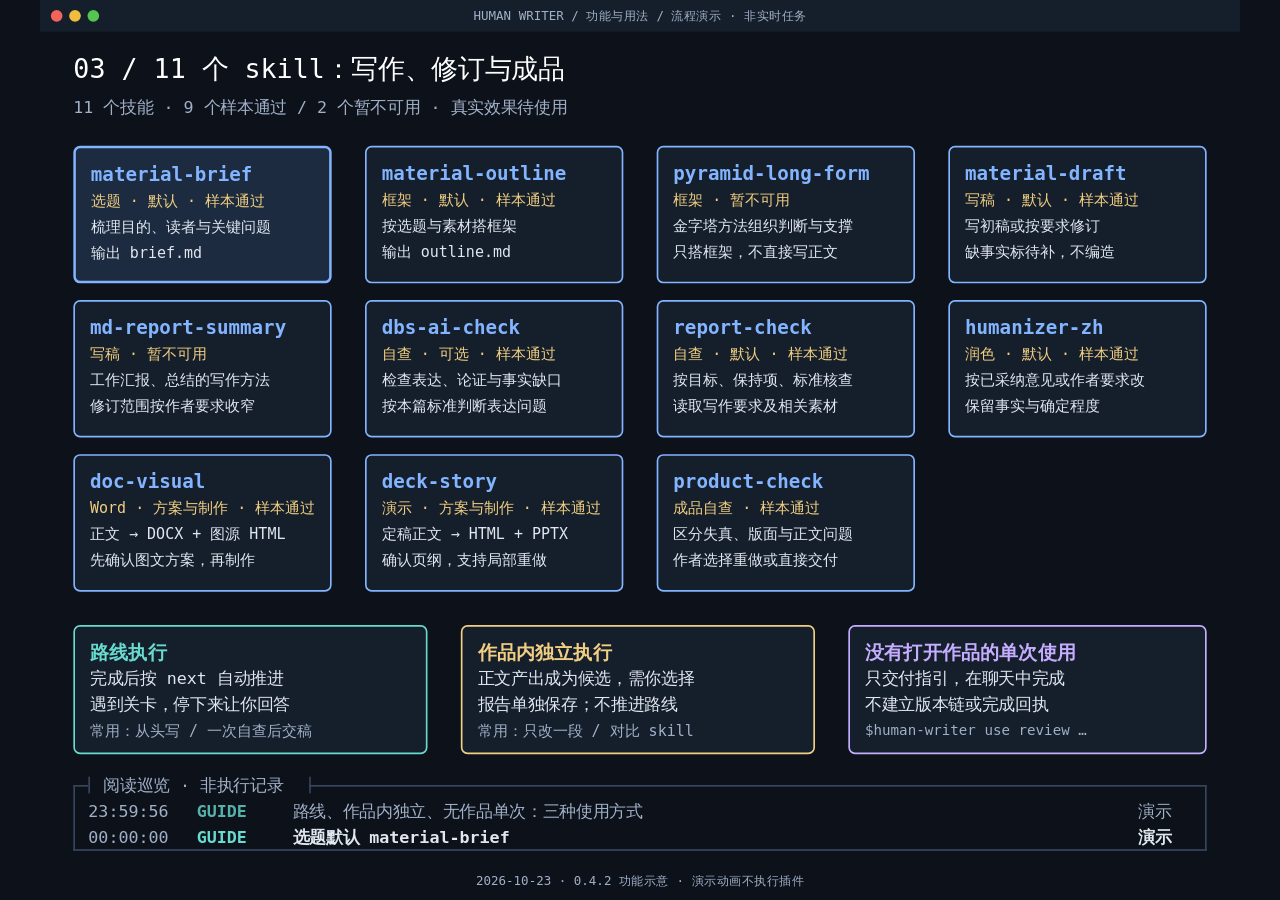
<file: panels/skills.html>
<!doctype html>
<html lang="en"><head><meta charset="utf-8">
<meta name="viewport" content="width=device-width,initial-scale=1">
<title>live-panel</title>
<style>
/* live-panel template. Content, colours, sizes: all come from the JSON config (see references/config-schema.md).
   Layout never moves. Everything that changes is a pure function of time: window.seek(t). */
*{box-sizing:border-box;margin:0;padding:0}
html,body{width:100%;height:100%;overflow:hidden}
body{background:var(--c-bg,#111);}
#stage{position:absolute;left:0;top:0;transform-origin:0 0;overflow:hidden;white-space:pre;color:var(--c-fg);font-family:var(--font);font-size:var(--fs);line-height:var(--lh)}
#stage>*{position:absolute}
b,.b{font-weight:700}
.tb{left:0;top:0;text-align:center;background:var(--c-bar);color:var(--c-dim)}
.tb i{position:absolute;border-radius:50%}
.sw{display:inline-block;width:.62em;height:.62em;margin-right:.55em;vertical-align:baseline}
.box{border-top:2px solid;border-bottom:2px solid}
.box::before,.box::after{content:"";position:absolute;top:0;bottom:0;width:2px;background:repeating-linear-gradient(180deg,currentColor 0 calc(var(--lh) - 7px),transparent calc(var(--lh) - 7px) var(--lh))}
.box.solid{border:var(--bw,2px) solid currentColor;border-radius:var(--radius,0px)}
.box.solid::before,.box.solid::after{display:none}
.box.dashed{border-style:dashed}
.box::before{left:0}.box::after{right:0}
.box .ln{color:var(--c-fg);height:var(--lh);padding-right:0}
.ln.flex{display:flex;align-items:center}
.ln.flex>div{overflow:visible}
.wire{background:var(--c-line)}
.dashv{background:repeating-linear-gradient(180deg,var(--c-line) 0 5px,transparent 5px 9px)}
.dashh{background:repeating-linear-gradient(90deg,var(--c-line) 0 5px,transparent 5px 9px)}
.pk{border-radius:50%;width:12px;height:12px;margin:-6px 0 0 -6px;display:none}
.pk.s{width:6px;height:6px;margin:-3px 0 0 -3px}
.bar{position:relative;display:block;height:20px;background-image:radial-gradient(var(--c-dots,#566078) 1px,transparent 1.3px);background-size:4px 4px}
.bar u{position:absolute;left:0;top:0;bottom:0;text-decoration:none}
.bar u.end::after{content:"";position:absolute;right:0;top:0;bottom:0;width:8px;background:repeating-conic-gradient(var(--c-bg) 0 25%,transparent 0 50%) 0 0/4px 4px;opacity:.55}
.bar s{position:absolute;top:-4px;bottom:-4px;width:2px;background:var(--c-fg);text-decoration:none}
.cur{display:inline-block;width:.62em;height:1.05em;vertical-align:-.18em;margin-left:.4em}
.tarrow{height:0;border-top:2px dashed var(--c-line)}
.glyph{text-align:center;line-height:1}
.logframe{border:2px solid var(--c-line2,#3a4154);border-top:0}
.logtop{height:0;border-top:2px solid var(--c-line2,#3a4154)}
.lgrow{position:absolute}
.lgrow span{position:absolute;top:0}
#err{position:absolute;left:10px;top:10px;color:#f66;font:14px monospace;white-space:pre-wrap;z-index:9}
</style></head><body>
<div id="stage"></div>
<script id="live-config" type="application/json">{"meta": {"title": "03 / 11 个 skill：写作、修订与成品", "lang": "zh-CN"}, "canvas": {"width": 1440, "height": 1080, "duration": 28, "fps": 12}, "theme": {"preset": "terminal-dark", "font": "\"SFMono-Regular\", Menlo, \"PingFang SC\", monospace", "fontSize": 20, "lineHeight": 31, "boxMode": "solid", "radius": 8, "glow": false, "colors": {"bg": "#0c111a", "bar": "#151e2b", "line": "#35465d", "line2": "#35465d", "dim": "#a0b0c7", "fg": "#e0e7f0", "wh": "#ffffff", "bl": "#83b4ff", "cy": "#68dace", "ye": "#f1cf82", "pu": "#c5adff", "hl": "#1c2b3f"}}, "titlebar": {"text": "HUMAN WRITER / 功能与用法 / 流程演示 · 非实时任务", "height": 38, "size": 15}, "credit": {"text": "2026-10-23 · 0.4.2 功能示意 · 演示动画不执行插件", "y": 1057, "size": 15, "c": "dim"}, "machines": {"seq": {"type": "cycle", "period": 4, "values": [{"t": "选题默认 material-brief", "m": "选题默认 material-brief", "g": "演示"}, {"t": "框架用 material-outline；金字塔写法暂不可用", "m": "框架用 material-outline；金字塔写法暂不可用", "g": "演示"}, {"t": "写稿用 material-draft；汇报专用写法暂不可用", "m": "写稿用 material-draft；汇报专用写法暂不可用", "g": "演示"}, {"t": "先确认标准；默认 report-check", "m": "先确认标准；默认 report-check", "g": "演示"}, {"t": "润色默认 humanizer-zh", "m": "润色默认 humanizer-zh", "g": "演示"}, {"t": "定稿后可做 Word 或演示，先确认方案再制作", "m": "定稿后可做 Word 或演示，先确认方案再制作", "g": "演示"}, {"t": "路线、作品内独立、无作品单次：三种使用方式", "m": "路线、作品内独立、无作品单次：三种使用方式", "g": "演示"}], "log": {"who": "GUIDE", "c": "cy"}}}, "elements": [{"type": "text", "x": 40, "y": 83, "t": "03 / 11 个 skill：写作、修订与成品", "size": 32, "c": "wh", "align": "left"}, {"type": "text", "x": 40, "y": 128, "t": "11 个技能 · 9 个样本通过 / 2 个暂不可用 · 真实效果待使用", "size": 20, "c": "dim", "align": "left"}, {"type": "log", "x": 40, "y": 942, "w": 1360, "rows": 2, "padTop": 16, "padBottom": 17, "padLeft": 18, "title": "阅读巡览 · 非执行记录", "titleX": 18, "titleW": 265, "cols": [{"key": "time", "x": 0}, {"key": "who", "x": 130}, {"key": "m", "x": 245}, {"key": "g", "x": 1260}]}, {"type": "box", "x": 40, "y": 175, "w": 310, "h": 165, "pad": [16, 18, 18], "align": "left", "color": "bl", "fill": "bar", "lines": [{"t": "material-brief", "c": "bl", "size": 23, "b": true}, {"t": "选题 · 默认 · 样本通过", "c": "ye", "size": 18}, {"t": "梳理目的、读者与关键问题", "c": "fg", "size": 18}, {"t": "输出 brief.md", "c": "fg", "size": 18}], "when": {"var": "seq.i", "eq": 0}, "then": {"fill": "hl", "border": 3, "color": "bl"}}, {"type": "box", "x": 390, "y": 175, "w": 310, "h": 165, "pad": [16, 18, 18], "align": "left", "color": "bl", "fill": "bar", "lines": [{"t": "material-outline", "c": "bl", "size": 23, "b": true}, {"t": "框架 · 默认 · 样本通过", "c": "ye", "size": 18}, {"t": "按选题与素材搭框架", "c": "fg", "size": 18}, {"t": "输出 outline.md", "c": "fg", "size": 18}], "when": {"var": "seq.i", "eq": 1}, "then": {"fill": "hl", "border": 3, "color": "bl"}}, {"type": "box", "x": 740, "y": 175, "w": 310, "h": 165, "pad": [16, 18, 18], "align": "left", "color": "bl", "fill": "bar", "lines": [{"t": "pyramid-long-form", "c": "bl", "size": 23, "b": true}, {"t": "框架 · 暂不可用", "c": "ye", "size": 18}, {"t": "金字塔方法组织判断与支撑", "c": "fg", "size": 18}, {"t": "只搭框架，不直接写正文", "c": "fg", "size": 18}], "when": {"var": "seq.i", "eq": 1}, "then": {"fill": "hl", "border": 3, "color": "bl"}}, {"type": "box", "x": 1090, "y": 175, "w": 310, "h": 165, "pad": [16, 18, 18], "align": "left", "color": "bl", "fill": "bar", "lines": [{"t": "material-draft", "c": "bl", "size": 23, "b": true}, {"t": "写稿 · 默认 · 样本通过", "c": "ye", "size": 18}, {"t": "写初稿或按要求修订", "c": "fg", "size": 18}, {"t": "缺事实标待补，不编造", "c": "fg", "size": 18}], "when": {"var": "seq.i", "eq": 2}, "then": {"fill": "hl", "border": 3, "color": "bl"}}, {"type": "box", "x": 40, "y": 360, "w": 310, "h": 165, "pad": [16, 18, 18], "align": "left", "color": "bl", "fill": "bar", "lines": [{"t": "md-report-summary", "c": "bl", "size": 23, "b": true}, {"t": "写稿 · 暂不可用", "c": "ye", "size": 18}, {"t": "工作汇报、总结的写作方法", "c": "fg", "size": 18}, {"t": "修订范围按作者要求收窄", "c": "fg", "size": 18}], "when": {"var": "seq.i", "eq": 2}, "then": {"fill": "hl", "border": 3, "color": "bl"}}, {"type": "box", "x": 390, "y": 360, "w": 310, "h": 165, "pad": [16, 18, 18], "align": "left", "color": "bl", "fill": "bar", "lines": [{"t": "dbs-ai-check", "c": "bl", "size": 23, "b": true}, {"t": "自查 · 可选 · 样本通过", "c": "ye", "size": 18}, {"t": "检查表达、论证与事实缺口", "c": "fg", "size": 18}, {"t": "按本篇标准判断表达问题", "c": "fg", "size": 18}], "when": {"var": "seq.i", "eq": 3}, "then": {"fill": "hl", "border": 3, "color": "bl"}}, {"type": "box", "x": 740, "y": 360, "w": 310, "h": 165, "pad": [16, 18, 18], "align": "left", "color": "bl", "fill": "bar", "lines": [{"t": "report-check", "c": "bl", "size": 23, "b": true}, {"t": "自查 · 默认 · 样本通过", "c": "ye", "size": 18}, {"t": "按目标、保持项、标准核查", "c": "fg", "size": 18}, {"t": "读取写作要求及相关素材", "c": "fg", "size": 18}], "when": {"var": "seq.i", "eq": 3}, "then": {"fill": "hl", "border": 3, "color": "bl"}}, {"type": "box", "x": 1090, "y": 360, "w": 310, "h": 165, "pad": [16, 18, 18], "align": "left", "color": "bl", "fill": "bar", "lines": [{"t": "humanizer-zh", "c": "bl", "size": 23, "b": true}, {"t": "润色 · 默认 · 样本通过", "c": "ye", "size": 18}, {"t": "按已采纳意见或作者要求改", "c": "fg", "size": 18}, {"t": "保留事实与确定程度", "c": "fg", "size": 18}], "when": {"var": "seq.i", "eq": 4}, "then": {"fill": "hl", "border": 3, "color": "bl"}}, {"type": "box", "x": 40, "y": 545, "w": 310, "h": 165, "pad": [16, 18, 18], "align": "left", "color": "bl", "fill": "bar", "lines": [{"t": "doc-visual", "c": "bl", "size": 23, "b": true}, {"t": "Word · 方案与制作 · 样本通过", "c": "ye", "size": 18}, {"t": "正文 → DOCX + 图源 HTML", "c": "fg", "size": 18}, {"t": "先确认图文方案，再制作", "c": "fg", "size": 18}], "when": {"var": "seq.i", "eq": 5}, "then": {"fill": "hl", "border": 3, "color": "bl"}}, {"type": "box", "x": 390, "y": 545, "w": 310, "h": 165, "pad": [16, 18, 18], "align": "left", "color": "bl", "fill": "bar", "lines": [{"t": "deck-story", "c": "bl", "size": 23, "b": true}, {"t": "演示 · 方案与制作 · 样本通过", "c": "ye", "size": 18}, {"t": "定稿正文 → HTML + PPTX", "c": "fg", "size": 18}, {"t": "确认页纲，支持局部重做", "c": "fg", "size": 18}], "when": {"var": "seq.i", "eq": 5}, "then": {"fill": "hl", "border": 3, "color": "bl"}}, {"type": "box", "x": 740, "y": 545, "w": 310, "h": 165, "pad": [16, 18, 18], "align": "left", "color": "bl", "fill": "bar", "lines": [{"t": "product-check", "c": "bl", "size": 23, "b": true}, {"t": "成品自查 · 样本通过", "c": "ye", "size": 18}, {"t": "区分失真、版面与正文问题", "c": "fg", "size": 18}, {"t": "作者选择重做或直接交付", "c": "fg", "size": 18}], "when": {"var": "seq.i", "eq": 5}, "then": {"fill": "hl", "border": 3, "color": "bl"}}, {"type": "box", "x": 40, "y": 750, "w": 425, "h": 155, "pad": [16, 18, 18], "align": "left", "color": "cy", "fill": "bar", "lines": [{"t": "路线执行", "c": "cy", "size": 23, "b": true}, {"t": "完成后按 next 自动推进", "c": "fg", "size": 20}, {"t": "遇到关卡，停下来让你回答", "c": "fg", "size": 20}, {"t": "常用：从头写 / 一次自查后交稿", "c": "dim", "size": 18}], "when": {"var": "seq.i", "eq": 6}, "then": {"fill": "hl", "border": 3, "color": "cy"}}, {"type": "box", "x": 505, "y": 750, "w": 425, "h": 155, "pad": [16, 18, 18], "align": "left", "color": "ye", "fill": "bar", "lines": [{"t": "作品内独立执行", "c": "ye", "size": 23, "b": true}, {"t": "正文产出成为候选，需你选择", "c": "fg", "size": 20}, {"t": "报告单独保存；不推进路线", "c": "fg", "size": 20}, {"t": "常用：只改一段 / 对比 skill", "c": "dim", "size": 18}], "when": {"var": "seq.i", "eq": 6}, "then": {"fill": "hl", "border": 3, "color": "ye"}}, {"type": "box", "x": 970, "y": 750, "w": 430, "h": 155, "pad": [16, 18, 18], "align": "left", "color": "pu", "fill": "bar", "lines": [{"t": "没有打开作品的单次使用", "c": "pu", "size": 23, "b": true}, {"t": "只交付指引，在聊天中完成", "c": "fg", "size": 20}, {"t": "不建立版本链或完成回执", "c": "fg", "size": 20}, {"t": "$human-writer use review …", "c": "dim", "size": 17}], "when": {"var": "seq.i", "eq": 6}, "then": {"fill": "hl", "border": 3, "color": "pu"}}]}</script>
<script>
(function(){
'use strict';
var mod=function(a,n){return ((a%n)+n)%n};
var esc=function(s){return String(s).replace(/&/g,'&amp;').replace(/</g,'&lt;')};
// deterministic "random": a pure hash of (seed, index). Never Math.random, never the wall clock.
function hash(seed,k){var h=Math.imul((seed|0)+0x9e3779b9,0x85ebca6b)^Math.imul(k|0,0xc2b2ae35);h=Math.imul(h^(h>>>16),0x7feb352d);h=Math.imul(h^(h>>>15),0x846ca68b);return ((h^(h>>>16))>>>0)/4294967296}

var cfg=null, ST=document.getElementById('stage'), V={}, DYN=[], PK=[], EVT=[], MACH=[], CHK=[];
var CW=1200, CH=1500, LH=30, PRE=0, FS=21;
window.__ready=false; window.__pending=null;

function fail(e){var d=document.getElementById('err')||document.body.appendChild(Object.assign(document.createElement('div'),{id:'err'}));d.textContent+=String(e&&e.stack||e)+'\n';window.__error=(window.__error||'')+String(e)+'\n'}

function loadConfig(){
  var el=document.getElementById('live-config');
  if(el&&el.textContent.trim()) return Promise.resolve(JSON.parse(el.textContent));
  var m=/[?&]config=([^&]+)/.exec(location.search);
  if(m) return fetch(decodeURIComponent(m[1])).then(function(r){return r.json()});
  return Promise.reject(new Error('no config: embed <script id="live-config" type="application/json"> or use ?config=path.json (over http)'));
}

// ---------- value access / templating ----------
function tv(k){var v=V[k]; if(v==null) return ''; return typeof v==='object'?v.text:String(v)}
function fill(s,sc){return String(s).replace(/\{([\w.\-]+)\}/g,function(m,k){var v=sc?sc(k):null; if(v==null) v=V[k]; if(v==null) return m; return typeof v==='object'?v.text:String(v)})}
function cond(w){if(!w) return true; if(Array.isArray(w)) return w.every(cond); var v=tv(w['var']); if('eq' in w) return v===String(w.eq); if('ne' in w) return v!==String(w.ne); if('in' in w) return w['in'].map(String).indexOf(v)>=0; return !!v}
function cc(n){return n?'var(--c-'+n+')':''}
function fmtNum(n,f){n=Math.floor(n); return f==='comma'?String(n).replace(/\B(?=(\d{3})+(?!\d))/g,','):String(n)}

// ---------- runs / lines ----------
function runHtml(r){
  if(typeof r==='string') r={t:r};
  var c=r.c,b=r.b,sty='';
  if(r.when&&r.then&&cond(r.when)){ if(r.then.c) c=r.then.c; if(r.then.b!=null) b=r.then.b; }
  if(r.cursor){ var on=mod(V.__t,r.period||1.1)<(r.on||0.6); return '<span class="cur" style="background:'+cc(c||'gr')+';opacity:'+(on?1:0)+'"></span>'; }
  if(r.sw) return '<i class="sw" style="background:'+cc(r.sw)+'"></i>';
  var txt;
  if(r.v){ var v=V[r.v]; if(v==null) v=''; if(typeof v==='object'){ txt=v.text; if(!c&&v.c) c=v.c; if(b==null&&v.b!=null) b=v.b; } else txt=String(v); }
  else txt=fill(r.t==null?'':r.t);
  if(c) sty+='color:'+cc(c)+';';
  if(b) sty+='font-weight:700;';
  if(r.size) sty+='font-size:'+r.size+'px;';
  return sty?'<span style="'+sty+'">'+esc(txt)+'</span>':esc(txt);
}
function runsHtml(rs){return (rs||[]).map(runHtml).join('')}
function barHtml(b){
  var segs, mark=b.mark, w=b.w||127, h=b.h||20;
  if(b.gauge){ var n=V[b.gauge+'.num'], low=V[b.gauge+'.low']==='1', c=low?(b.low||'cy'):(b.high||'gr');
    segs=[{from:0,to:n,c:c,end:true}]; }
  else if(b.segments) segs=b.segments; else segs=[{from:0,to:b.fixed,c:b.c||'cy'}];
  var out='<span class="bar" style="width:'+w+'px;height:'+h+'px">';
  segs.forEach(function(s){ out+='<u class="'+(s.end?'end':'')+'" style="left:'+(s.from*100)+'%;width:'+((s.to-s.from)*100)+'%;background:'+cc(s.c)+'"></u>'; });
  if(mark!=null) out+='<s style="left:'+(mark*100)+'%"></s>';
  return out+'</span>';
}
function normLine(l,mach){
  if(typeof l==='string') l={runs:[l]};
  if(l.trigger){ // sugar: a trigger-point row bound to a triggers machine
    var m=cfg.machines[l.trigger[0]], i=l.trigger[1], hl=m.hl||'hl', col=m.color||'pu';
    l=Object.assign({align:'left',indent:l.indent==null?13:l.indent,runs:[{v:l.trigger[0]+'.label'+i,c:'dim',when:{'var':l.trigger[0]+'.active',eq:i},then:{c:col,b:1}}],
      when:{'var':l.trigger[0]+'.active',eq:i},then:{bg:hl,c:col,b:1}},l);
  }
  if(l.t!=null&&!l.runs&&!l.items) l.runs=[{t:l.t}];
  return l;
}
function addLine(parent,l,boxAlign){
  l=normLine(l);
  var d=document.createElement('div'); d.className='ln'+(l.items?' flex':'');
  var al=l.align||boxAlign||'center';
  d.style.textAlign=al;
  if(l.indent) d.style.paddingLeft=l.indent+'px';
  if(l.h) d.style.height=(l.h*LH)+'px';
  if(l.size) d.style.fontSize=l.size+'px';
  if(l.c) d.style.color=cc(l.c);
  if(l.b) d.style.fontWeight=700;
  if(l.inset) { d.style.marginLeft=l.inset+'px'; }
  parent.appendChild(d);
  var empty=!l.items&&(!l.runs||(l.runs.length===1&&l.runs[0]===''));
  if(l.items){
    d.style.gap=(l.gap||0)+'px';
    l.items.forEach(function(it){
      var e=document.createElement('div'); e.setAttribute('data-t','text');
      if(it.w) e.style.flex='0 0 '+it.w+'px'; else if(it.grow) e.style.flex='1 1 0'; else e.style.flex='0 0 auto';
      if(it.ml) e.style.marginLeft=it.ml;
      e.style.textAlign=it.align||'left'; if(it.size) e.style.fontSize=it.size+'px';
      d.appendChild(e);
      DYN.push({el:e,fn:function(){return it.bar?barHtml(it.bar):runsHtml(it.runs)},last:null,chk:it.bar?'bar':'text'});
    });
    DYN.push({el:d,fn:function(){return null},cls:function(){return lineStyle(l)},last:null});
  } else {
    if(!empty) d.setAttribute('data-t','text');
    DYN.push({el:d,fn:function(){return runsHtml(l.runs)},cls:function(){return lineStyle(l)},last:null});
  }
  return d;
}
function lineStyle(l){ // line-level when/then: background / colour / weight
  if(l.when&&l.then&&cond(l.when)) return {bg:l.then.bg?cc(l.then.bg):'',c:l.then.c?cc(l.then.c):'',b:l.then.b?'700':''};
  return {bg:'',c:l.c?cc(l.c):'',b:l.b?'700':''};
}
function applyDyn(){
  DYN.forEach(function(d){
    var h=d.fn(); if(h!==null&&h!==d.last){ d.el.innerHTML=h; d.last=h; }
    if(d.cls){ var s=d.cls(), k=s.bg+'|'+s.c+'|'+s.b; if(k!==d.lk){ d.el.style.background=s.bg; d.el.style.color=s.c||''; d.el.style.fontWeight=s.b; d.lk=k; } }
  });
}

// ---------- packets ----------
function mkpk(color,small){var e=document.createElement('div'); e.className='pk'+(small?' s':''); var col=cc(color)||color; e.style.background=col;
  var sz=(TH.packetSize||12)*(small?0.5:1); e.style.width=e.style.height=sz+'px'; e.style.margin=(-sz/2)+'px 0 0 '+(-sz/2)+'px';
  if(TH.glow) e.style.boxShadow='0 0 '+(small?3:8)+'px '+col; ST.appendChild(e); return e}
function prepPath(P){P.len=0;P.seg=[];for(var i=1;i<P.path.length;i++){var d=Math.abs(P.path[i][0]-P.path[i-1][0])+Math.abs(P.path[i][1]-P.path[i-1][1]);P.seg.push(d);P.len+=d}}
function atPath(P,d){if(d<0||d>P.len)return null;for(var i=0;i<P.seg.length;i++){if(d<=P.seg[i]){var a=P.path[i],b=P.path[i+1],f=P.seg[i]?d/P.seg[i]:0;return [a[0]+(b[0]-a[0])*f,a[1]+(b[1]-a[1])*f]}d-=P.seg[i]}return P.path[P.path.length-1]}
function putPk(e,P,d){var q=atPath(P,d); if(!q||(P.gap&&q[1]>P.gap[0]&&q[1]<P.gap[1])){e.style.display='none';return} e.style.display='block';e.style.left=q[0]+'px';e.style.top=q[1]+'px'}

// ---------- machines (each is a pure function of t) ----------
function pickIdx(m,k){var n=m.values.length,b=Math.floor(hash(m.seed||1,k)*n); if(n>1&&b===Math.floor(hash(m.seed||1,k-1)*n)) b=(b+1)%n; return b}
var MK={
 counter:function(id,m){return {vars:function(t){V[id]=(m.prefix||'')+fmtNum((m.start||0)+(m.rate||0)*t,m.format)+(m.suffix||'')},events:function(){return []}}},
 cycle:function(id,m){
  var n=m.values.length;
  function idx(j){return m.order?m.order[mod(j,m.order.length)]:mod(j,n)}
  function val(j){var v=m.values[idx(j)]; return typeof v==='object'?v:{t:v}}
  return {vars:function(t){var j=Math.floor((t-(m.t0||0))/m.period), v=val(j); V[id]=v.t!=null?v.t:(v.m||''); V[id+'.i']=String(idx(j));
     Object.keys(v).forEach(function(k){V[id+'.'+k]=String(v[k])})},
   events:function(lo,hi){var o=[]; if(!m.log) return o; for(var j=Math.floor((lo-(m.t0||0))/m.period);j<=Math.ceil((hi-(m.t0||0))/m.period);j++){var v=val(j); o.push({t:(m.t0||0)+j*m.period,who:m.log.who,c:m.log.c,m:v.m!=null?v.m:(v.t||''),g:v.g||''})} return o}}},
 gauge:function(id,m){
  var th=m.threshold, dec=m.decimals==null?2:m.decimals;
  function st(k){var v=m.values[pickIdx(m,k)], low=v<th, L=low?(m.low||{}):(m.high||{}); return {v:v,low:low,label:L.label||'',dest:L.dest||''}}
  return {vars:function(t){var k=Math.floor((t-(m.t0||0))/m.period), s=st(k);
     V[id]=s.v.toFixed(dec); V[id+'.num']=s.v; V[id+'.low']=s.low?'1':''; V[id+'.label']={text:s.label,c:s.low?(m.lowColor||'cy'):(m.highColor||'gr'),b:s.low?1:0}; V[id+'.dest']=s.dest},
   events:function(lo,hi){var o=[]; if(!m.log) return o; for(var k=Math.floor((lo-(m.t0||0))/m.period);k<=Math.ceil((hi-(m.t0||0))/m.period);k++){var s=st(k),sc={value:s.v.toFixed(dec),label:s.label,dest:s.dest};
     var f=function(x){return String(x).replace(/\{(\w+)\}/g,function(a,b){return sc[b]!=null?sc[b]:a})};
     o.push({t:(m.t0||0)+k*m.period,who:m.log.who,c:m.log.c,m:m.log.msgs[mod(k,m.log.msgs.length)],g:f(m.log.tail||'')})} return o}}},
 any_low:function(id,m){return {vars:function(){V[id]=m.of.some(function(g){return V[g+'.low']==='1'})?'low':'high'},events:function(){return []}}},
 lane:function(id,m){
  var sp=m.spin||['◐','◓','◑','◒'];
  return {vars:function(t){var c=Math.floor((t-m.off)/m.period), p=(t-m.off)-c*m.period, run=p<m.run;
     if(run) V[id]={text:sp[mod(Math.floor(t/(m.spinStep||0.3))+(m.phase||0),sp.length)]+' '+m.busy,c:m.busyColor||'bl'};
     else V[id]={text:'✓ '+m.done[mod(c,m.done.length)],c:m.doneColor||'gr'};
     V[id+'.state']=run?'busy':'done'},
   events:function(lo,hi){var o=[]; if(!m.log) return o; for(var c=Math.floor((lo-m.off)/m.period);c<=Math.ceil((hi-m.off)/m.period);c++){var e=m.log.msgs[mod(c,m.log.msgs.length)]; o.push({t:m.off+c*m.period+m.run,who:m.log.who,c:m.log.c,m:e[0],g:e[1]||''})} return o}}},
 triggers:function(id,m){
  var it=m.items, n=it.length, cps=m.cps||9;
  return {vars:function(t){var k=Math.floor((t-m.t0)/m.period), ph=(t-m.t0)-k*m.period, on=ph<m.on, cur=mod(k,n), I=it[cur];
     V[id+'.active']=on?String(cur):'-1'; V[id+'.cur']=String(cur); V[id+'.phase']=ph;
     Object.keys(I).forEach(function(f){ if(typeof I[f]!=='object') V[id+'.'+f]=String(I[f]) });
     for(var i=0;i<n;i++) V[id+'.label'+i]=(on&&i===cur?'◆ ':'◇ ')+it[i].name;
     V[id+'.calls']=String(k+(m.callsStart==null?1:m.callsStart));
     var tk=m.tokens||{start:0,step:0}; V[id+'.tokens']=fmtNum(tk.start+k*tk.step)+(tk.unit||'');
     var q=on?Math.max(0,Math.floor((ph-0.35)*cps)):99999, a0=I.adv[0],a1=I.adv[1]||'';
     V[id+'.adv0']=a0.slice(0,q); V[id+'.adv1']=q>a0.length+2?a1.slice(0,q-a0.length-2):'';
     V[id+'.status']={text:on?(m.onText||'advising'):(m.offText||'on call'),c:m.color||'pu',b:1};
   },
   events:function(lo,hi){var o=[]; if(!m.log) return o; for(var k=Math.floor((lo-m.t0)/m.period);k<=Math.ceil((hi-m.t0)/m.period);k++){var I=it[mod(k,n)];
     var f=function(x){return String(x).replace(/\{(\w+)\}/g,function(a,b){return I[b]!=null?I[b]:a})};
     o.push({t:m.t0+k*m.period,who:m.log.who,c:m.log.c,m:f(m.log.start.m),g:f(m.log.start.g||'')});
     o.push({t:m.t0+k*m.period+m.on,who:m.log.who,c:m.log.c,m:f(m.log.end.m),g:f(m.log.end.g||'')})} return o}}}
};

// ---------- element builders ----------
function place(d,e){ if(e.x!=null) d.style.left=e.x+'px'; if(e.y!=null) d.style.top=e.y+'px'; if(e.w!=null) d.style.width=e.w+'px'; if(e.h!=null) d.style.height=e.h+'px'; }
var B={
 text:function(e){
  var size=e.size||FS, lh=e.lh||(e.size?Math.round(e.size*1.4):LH), d=document.createElement('div');
  d.style.left=e.x+'px'; d.style.top=(e.y-lh/2)+'px'; if(e.w!=null) d.style.width=e.w+'px'; d.style.height=lh+'px'; d.style.lineHeight=lh+'px';
  d.style.textAlign=e.align||'left'; if(e.size) d.style.fontSize=size+'px'; if(e.c) d.style.color=cc(e.c); if(e.b) d.style.fontWeight=700; if(e.ls) d.style.letterSpacing=e.ls+'px'; if(e.font) d.style.fontFamily=e.font;
  d.setAttribute('data-t','text'); if(e.noCheck) d.setAttribute('data-nocheck','1'); if(e.inside) d.setAttribute('data-in','1');
  var runs=e.runs||[{t:e.t!=null?e.t:e.text}];
  DYN.push({el:d,fn:function(){return runsHtml(runs)},last:null}); ST.appendChild(d);
 },
 box:function(e){
  var d=document.createElement('div'), solid=(e.sides||TH.boxMode)==='solid';
  d.className='box'+(solid?' solid':'')+(e.dash?' dashed':''); place(d,e); d.style.color=cc(e.color||'fg');
  if(e.radius!=null) d.style.borderRadius=e.radius+'px'; if(e.border!=null) d.style.setProperty('--bw',e.border+'px');
  if(e.fill) d.style.background=cc(e.fill);
  var p=e.pad||[10,14,14]; d.style.padding=p[0]+'px '+(p[2]==null?p[1]:p[2])+'px 0 '+p[1]+'px';
  d.setAttribute('data-t',e.container?'frame':'box'); ST.appendChild(d);
  (e.lines||[]).forEach(function(l){addLine(d,l,e.align)});
  if(e.when&&e.then) BOXES.push({el:d,e:e,last:null});
 },
 path:function(e){ // polyline (optionally with rounded corners) with an arrow head; may carry packets and change colour on a condition
  var NS='http://www.w3.org/2000/svg', pts=e.points, r=e.r||0, svg=document.createElementNS(NS,'svg');
  svg.setAttribute('width',CW); svg.setAttribute('height',CH); svg.style.cssText='left:0;top:0;overflow:visible;pointer-events:none';
  var dd='M'+pts[0][0]+' '+pts[0][1];
  for(var i=1;i<pts.length;i++){ var a=pts[i-1],b=pts[i],c=pts[i+1];
    if(r&&c){ var l1=Math.hypot(b[0]-a[0],b[1]-a[1]), l2=Math.hypot(c[0]-b[0],c[1]-b[1]), rr=Math.min(r,l1/2,l2/2);
      dd+=' L'+(b[0]-(b[0]-a[0])/l1*rr)+' '+(b[1]-(b[1]-a[1])/l1*rr)+' Q'+b[0]+' '+b[1]+' '+(b[0]+(c[0]-b[0])/l2*rr)+' '+(b[1]+(c[1]-b[1])/l2*rr); }
    else dd+=' L'+b[0]+' '+b[1]; }
  var pa=document.createElementNS(NS,'path'); pa.setAttribute('d',dd); pa.setAttribute('fill','none'); pa.setAttribute('stroke-linecap','round'); pa.setAttribute('stroke-linejoin','round');
  if(e.dash) pa.setAttribute('stroke-dasharray',e.dash===true?'6 5':e.dash); svg.appendChild(pa);
  var hd=null; if(e.arrow!==false){ hd=document.createElementNS(NS,'polygon'); svg.appendChild(hd); }
  var P={e:e,pa:pa,hd:hd,last:null}; PATHS.push(P);
  function head(from,to,sz){ var dx=to[0]-from[0],dy=to[1]-from[1],L=Math.hypot(dx,dy)||1; dx/=L; dy/=L; var bx=to[0]-dx*sz,by=to[1]-dy*sz;
    return to[0]+','+to[1]+' '+(bx-dy*sz*0.5)+','+(by+dx*sz*0.5)+' '+(bx+dy*sz*0.5)+','+(by-dx*sz*0.5); }
  P.headPts=hd?head(pts[pts.length-2],pts[pts.length-1],e.head||9):null;
  ST.appendChild(svg);
  if(e.flow) B.flow(Object.assign({color:e.color,path:pts},e.flow));
 },
 line:function(e){ // axis-aligned wire from [x1,y1] to [x2,y2]
  var a=e.from,b=e.to,w=e.width||TH.wireWidth||2,d=document.createElement('div');
  d.className=e.dash?(a[0]===b[0]?'dashv':'dashh'):'wire';
  if(a[0]===b[0]){d.style.left=(a[0]-w/2)+'px';d.style.top=Math.min(a[1],b[1])+'px';d.style.width=w+'px';d.style.height=Math.abs(b[1]-a[1])+'px'}
  else{d.style.top=(a[1]-w/2)+'px';d.style.left=Math.min(a[0],b[0])+'px';d.style.height=w+'px';d.style.width=Math.abs(b[0]-a[0])+'px'}
  if(e.color) { d.style.background=cc(e.color); }
  ST.appendChild(d);
 },
 glyph:function(e){
  var s=e.size||17,d=document.createElement('div'); d.className='glyph'; d.style.fontSize=s+'px'; d.style.width='24px'; d.style.height=s+'px';
  d.style.left=(e.x-12)+'px'; d.style.top=(e.y-s/2)+'px'; d.style.color=cc(e.c||'dim'); d.textContent=e.ch||'▼'; ST.appendChild(d);
 },
 rule:function(e){var d=document.createElement('div'); d.style.left=e.x+'px'; d.style.top=e.y+'px'; d.style.width=e.w+'px'; d.style.height='5px'; d.style.borderTop='1px solid '+cc(e.c||'line'); d.style.borderBottom=d.style.borderTop; ST.appendChild(d)},
 flow:function(e){
  var P=Object.assign({},e); prepPath(P); P.when=e.when; P.o=e.offsets||[0]; P.tail=e.tail==null?15:e.tail;
  P.el=P.o.map(function(){return [mkpk(e.color,false),mkpk(e.color,true)]}); PK.push(P);
 },
 tarrow:function(e){ // dashed arrow from a trigger row to its target; colours up and carries a packet while that trigger is active
  var m=e.machine, i=e.i, x1=e.from[0], y=e.from[1], x2=e.to[0], head=e.head||'▶', hs=17;
  var ln=document.createElement('div'); ln.className='tarrow'; ln.style.left=x1+'px'; ln.style.top=(y-1)+'px'; ln.style.width=Math.max(0,x2-x1-8)+'px'; ST.appendChild(ln);
  var hd=document.createElement('div'); hd.className='glyph'; hd.style.fontSize=hs+'px'; hd.style.width='20px'; hd.style.height=hs+'px'; hd.style.left=(x2-18)+'px'; hd.style.top=(y-hs/2)+'px'; hd.textContent=head; ST.appendChild(hd);
  var P={path:[[x1,y],[x2-8,y]]}; prepPath(P); P.el=[mkpk(e.packet||cfg.machines[m].color||'pu',false),mkpk(e.packet||cfg.machines[m].color||'pu',true)];
  var col=cc(cfg.machines[m].color||'pu');
  DYN.push({el:ln,fn:function(){return null},cls:function(){return {bg:'',c:'',b:''}},last:null});
  TA.push({ln:ln,hd:hd,P:P,m:m,i:i,col:col});
 },
 log:function(e){
  var rows=e.rows||4, h=rows*LH+(e.padBottom==null?16:e.padBottom), x=e.x, y=e.y, w=e.w;
  var fr=document.createElement('div'); fr.className='logframe'; fr.style.left=x+'px'; fr.style.top=y+'px'; fr.style.width=w+'px'; fr.style.height=h+'px'; fr.setAttribute('data-t','frame'); ST.appendChild(fr);
  var tx=e.titleX||60, tw=e.titleW||180;
  [[x,tx],[x+tx+tw,w-tx-tw]].forEach(function(s){var t=document.createElement('div'); t.className='logtop'; t.style.left=s[0]+'px'; t.style.top=y+'px'; t.style.width=s[1]+'px'; ST.appendChild(t)});
  [x+tx,x+tx+tw].forEach(function(px){var t=document.createElement('div'); t.className='wire'; t.style.background='var(--c-line2,#3a4154)'; t.style.left=px+'px'; t.style.top=(y-10)+'px'; t.style.width='2px'; t.style.height='20px'; ST.appendChild(t)});
  var lab=document.createElement('div'); lab.style.left=(x+tx+18)+'px'; lab.style.top=(y-LH/2)+'px'; lab.style.height=LH+'px'; lab.style.color=cc('dim'); lab.textContent=e.title||'log'; lab.setAttribute('data-t','text'); ST.appendChild(lab);
  LOG={rows:[],cols:e.cols,clock:cfg.clock||{start:'00:00:00',rate:1}};
  for(var i=0;i<rows;i++){ var r=document.createElement('div'); r.className='lgrow'; r.style.left=(x+(e.padLeft==null?20:e.padLeft))+'px'; r.style.top=(y+(e.padTop==null?8:e.padTop)+i*LH)+'px'; r.style.height=LH+'px'; r.style.width=(w-30)+'px'; ST.appendChild(r);
   var cells=e.cols.map(function(c){var s=document.createElement('span'); s.style.left=c.x+'px'; s.style.height=LH+'px'; s.setAttribute('data-t','text'); r.appendChild(s); return s});
   LOG.rows.push({el:r,cells:cells,last:null}); }
 }
};
var TA=[], LOG=null, BOXES=[], PATHS=[], TH={};
function clockStr(t){var p=LOG.clock.start.split(':').map(Number), s=Math.floor(p[0]*3600+p[1]*60+p[2]+t*LOG.clock.rate); s=mod(s,86400); var z=function(n){return (n<10?'0':'')+n}; return z(Math.floor(s/3600))+':'+z(Math.floor(s/60)%60)+':'+z(s%60)}
function renderLog(t){
  if(!LOG) return;
  var last=-1; for(var i=0;i<EVT.length;i++){ if(EVT[i].t<=t) last=i; else break; }
  var n=LOG.rows.length;
  LOG.rows.forEach(function(R,i){ var ev=EVT[last-(n-1)+i], isNew=(i===n-1), key=ev?(ev.t+'|'+ev.m+'|'+isNew):'';
    if(key===R.last) return; R.last=key;
    LOG.cols.forEach(function(c,ci){ var s=R.cells[ci], txt='', col='dim', bold=false, op=1;
      if(ev){ if(c.key==='time') txt=clockStr(ev.t);
        else if(c.key==='who'){ txt=ev.who; col=ev.c; bold=true; op=isNew?1:.8; }
        else if(c.key==='m'){ txt=ev.m; if(isNew){col='fg';bold=true} }
        else if(c.key==='g'){ txt=ev.g; if(isNew){col='fg';bold=true} } }
      s.textContent=txt; s.style.color=cc(col); s.style.fontWeight=bold?700:400; s.style.opacity=op; });
  });
}

function styleBoxes(){ BOXES.forEach(function(B_){ var e=B_.e, on=cond(e.when), th=on?e.then:{}, k=on?'1':'0'; if(k===B_.last) return; B_.last=k;
  var el=B_.el; el.style.background=cc(th.fill||e.fill)||''; el.style.color=cc(th.color||e.color||'fg');
  el.style.setProperty('--bw',(th.border!=null?th.border:(e.border!=null?e.border:(TH.borderWidth||2)))+'px');
  el.style.boxShadow=th.glow?'0 0 0 4px color-mix(in srgb, '+cc(th.glow)+' 30%, transparent), 0 0 16px color-mix(in srgb, '+cc(th.glow)+' 55%, transparent)':''; }); }
function stylePaths(){ PATHS.forEach(function(P){ var e=P.e, on=e.when&&cond(e.when), th=on?e.then:{}, k=on?'1':'0'; if(k===P.last) return; P.last=k;
  var col=cc(th.color||e.color||'line'), w=th.width||e.width||TH.wireWidth||2;
  P.pa.setAttribute('stroke',col); P.pa.setAttribute('stroke-width',w); P.pa.style.opacity=th.opacity!=null?th.opacity:(e.opacity!=null?e.opacity:1);
  if(P.hd){ P.hd.setAttribute('fill',col); P.hd.setAttribute('points',P.headPts); P.hd.style.opacity=P.pa.style.opacity; } }); }

// ---------- the one entry point ----------
window.seek=function(t){
  if(!window.__ready){ window.__pending=t; return; }
  try{
    V.__t=t;
    MACH.forEach(function(m){m.vars(t)});
    // packets on the main flow; count deliveries so "the number on the graph" is the number of packets that arrived
    var sig=0;
    PK.forEach(function(P){ if(P.when&&!cond(P.when)){ P.el.forEach(function(q){q[0].style.display='none';q[1].style.display='none'}); return; } P.o.forEach(function(o,n){ var u=(t+PRE+o)/P.period, d=(u-Math.floor(u))*P.len; sig+=Math.floor(u); putPk(P.el[n][0],P,d); putPk(P.el[n][1],P,d-P.tail); }); });
    V.packets=fmtNum(sig,'comma');
    V.clock=LOG?clockStr(t):'';
    TA.forEach(function(A){ var on=V[A.m+'.active']===String(A.i);
      A.ln.style.borderColor=on?A.col:''; A.hd.style.color=on?A.col:'var(--c-dim)';
      if(on){ var ph=Number(V[A.m+'.phase']), u=ph/0.9, d=(u-Math.floor(u))*(A.P.len+10); putPk(A.P.el[0],A.P,d); putPk(A.P.el[1],A.P,d-12); }
      else { A.P.el[0].style.display='none'; A.P.el[1].style.display='none'; } });
    styleBoxes(); stylePaths(); applyDyn(); renderLog(t);
    window.__t=t;
  }catch(e){fail(e)}
};
window.render=window.seek;

// ---------- layout self-check (used by scripts/check_frames.py) ----------
window.__check=function(){
  var prob=[], items=[], boxes=[], sr=ST.getBoundingClientRect(), sc=sr.width/CW;
  function R(rc){return {l:(rc.left-sr.left)/sc,t:(rc.top-sr.top)/sc,r:(rc.right-sr.left)/sc,b:(rc.bottom-sr.top)/sc}}
  function contentRect(el){var g=document.createRange(); g.selectNodeContents(el); var rs=g.getClientRects(), o=null; for(var i=0;i<rs.length;i++){var q=rs[i]; if(q.width<0.5||q.height<0.5) continue; if(!o) o={left:q.left,top:q.top,right:q.right,bottom:q.bottom}; else {o.left=Math.min(o.left,q.left);o.top=Math.min(o.top,q.top);o.right=Math.max(o.right,q.right);o.bottom=Math.max(o.bottom,q.bottom)}} return o}
  var els=ST.querySelectorAll('[data-t]');
  for(var i=0;i<els.length;i++){ var el=els[i], k=el.getAttribute('data-t');
    if(k==='box'||k==='frame'){ boxes.push({el:el,r:R(el.getBoundingClientRect()),k:k}); continue; }
    if(el.getAttribute('data-nocheck')) continue;
    var cr=contentRect(el); if(!cr) continue; var rr=R(cr); rr.el=el; rr.txt=el.textContent.trim().slice(0,28);
    // a flex item holding a bar has no text range; use its box
    items.push(rr); }
  function ov(a,b){return Math.min(a.r,b.r)-Math.max(a.l,b.l)>1.5&&Math.min(a.b,b.b)-Math.max(a.t,b.t)>1.5}
  // 1 text inside canvas
  items.forEach(function(a){ if(a.l<-0.5||a.t<-0.5||a.r>CW+0.5||a.b>CH+0.5) prob.push('outside canvas: "'+a.txt+'"'); });
  // 2 text inside its own box
  items.forEach(function(a){ var bx=boxes.filter(function(b){return b.el.contains(a.el)})[0];
    if(bx){ var r=bx.r; if(a.l<r.l+1||a.r>r.r-1||a.t<r.t-1||a.b>r.b+1) prob.push('text overflows its box: "'+a.txt+'" ['+Math.round(a.l)+'-'+Math.round(a.r)+'] box ['+Math.round(r.l)+'-'+Math.round(r.r)+']'); } });
  // 3 text vs text
  for(var x=0;x<items.length;x++)for(var y=x+1;y<items.length;y++){ var a=items[x],b=items[y]; if(a.el.contains(b.el)||b.el.contains(a.el)) continue; if(ov(a,b)) prob.push('text overlap: "'+a.txt+'" x "'+b.txt+'"'); }
  // 4 text vs foreign boxes, box vs box
  items.forEach(function(a){ boxes.forEach(function(b){ if(b.k==='frame') return; if(b.el.contains(a.el)||a.el.getAttribute('data-in')) return; if(ov(a,b.r)) prob.push('text over a box: "'+a.txt+'"'); }); });
  for(var p=0;p<boxes.length;p++)for(var q=p+1;q<boxes.length;q++){ if(boxes[p].k==='frame'||boxes[q].k==='frame') continue; if(ov(boxes[p].r,boxes[q].r)) prob.push('box overlap: #'+p+' x #'+q); }
  return prob;
};

// ---------- boot ----------
function fit(){ var s=Math.min(innerWidth/CW,innerHeight/CH); ST.style.transform='scale('+s+')'; ST.style.left=((innerWidth-CW*s)/2)+'px'; ST.style.top=((innerHeight-CH*s)/2)+'px'; }
var CANVAS_PRESETS={'4:5':[1200,1500],'3:4':[1080,1440],'1:1':[1080,1080]};
var THEME_PRESETS={
 'terminal-dark':{font:'"JetBrains Mono","IBM Plex Mono","DejaVu Sans Mono","Noto Sans Mono CJK SC",monospace',fontSize:21,lineHeight:30,boxMode:'segmented',
   colors:{bg:'#14171c',bar:'#262a32',line:'#4a5367',line2:'#3a4154',dim:'#6f788c',fg:'#e4e8f0',wh:'#ffffff',cy:'#86e1e6',bl:'#8fb4f6',gr:'#7fdba8',pu:'#b9a2f2',ye:'#e3c07a',hl:'#302d45',dots:'#566078'}},
 'light-pastel':{font:'"Noto Sans CJK SC","PingFang SC","Microsoft YaHei","Helvetica Neue",Arial,sans-serif',fontSize:17,lineHeight:24,boxMode:'solid',radius:9,borderWidth:1.5,wireWidth:2.2,glow:true,packetSize:10,
   colors:{bg:'#fcfcfb',bar:'#f1f1ef',line:'#2d3138',line2:'#c9ccd1',dim:'#7b828c',fg:'#23272e',wh:'#ffffff',ink:'#111111',
     gn:'#6fb34f',gnf:'#e7f4de',bl:'#5f93e0',blf:'#e4eefc',blt:'#3a6fc8',yl:'#e3b93d',ylf:'#fff5d6',or:'#e79a4c',orf:'#fdeedc',ort:'#d9731a',
     rd:'#e47b7b',rdf:'#fde7e7',rdt:'#d24a4a',pu:'#b389d9',puf:'#f2eafa',put:'#7d4fb0',mc:'#9a92d9',mcf:'#eeebfa',tl:'#5fbdb2',tlf:'#e0f4f1',
     gy:'#b9bdc4',gyf:'#f5f5f4',pk:'#f0575f',lit:'#fff1b8'}}
};
function mergeTheme(u){ var base=THEME_PRESETS[u.preset||'terminal-dark']||THEME_PRESETS['terminal-dark'], o=Object.assign({},base,u); o.colors=Object.assign({},base.colors,u.colors||{}); return o; }
function boot(c){
  cfg=c; var cv=Object.assign({},c.canvas||{}), th=mergeTheme(c.theme||{}); TH=th;
  if(cv.preset&&CANVAS_PRESETS[cv.preset]){ cv.width=cv.width||CANVAS_PRESETS[cv.preset][0]; cv.height=cv.height||CANVAS_PRESETS[cv.preset][1]; }
  CW=cv.width||1200; CH=cv.height||1500; PRE=cv.preroll||0; FS=th.fontSize||21; LH=th.lineHeight||30;
  document.title=(c.meta&&c.meta.title)||'live-panel'; if(c.meta&&c.meta.lang) document.documentElement.lang=c.meta.lang;
  var root=document.documentElement.style, cols=th.colors||{};
  Object.keys(cols).forEach(function(k){root.setProperty('--c-'+k,cols[k])});
  root.setProperty('--font',th.font||'monospace'); root.setProperty('--radius',(th.radius||0)+'px'); root.setProperty('--bw',(th.borderWidth||2)+'px'); root.setProperty('--fs',FS+'px'); root.setProperty('--lh',LH+'px');
  ST.style.width=CW+'px'; ST.style.height=CH+'px'; ST.style.background='var(--c-bg)';
  // machines
  var M=c.machines||{}; Object.keys(M).forEach(function(id){ var m=M[id]; var f=MK[m.type]; if(!f) throw new Error('unknown machine type '+m.type); MACH.push(f(id,m)); });
  var lo=-120, hi=(cv.duration||60)+120; MACH.forEach(function(m){ EVT=EVT.concat(m.events(lo,hi)) });
  // stable sort by time (ties keep config order)
  EVT=EVT.map(function(e,i){e.__i=i;return e}).sort(function(a,b){return a.t-b.t||a.__i-b.__i});
  // titlebar
  if(c.titlebar){ var tb=c.titlebar, h=tb.height||38, d=document.createElement('div'); d.className='tb'; d.style.width=CW+'px'; d.style.height=h+'px'; d.style.lineHeight=h+'px'; d.style.fontSize=(tb.size||14)+'px';
    [['#f2645a',20],['#f1bd3c',42],['#55c552',64]].forEach(function(o){var i=document.createElement('i'); i.style.left=(o[1]-7)+'px'; i.style.top=(h/2-7)+'px'; i.style.width='14px'; i.style.height='14px'; i.style.background=o[0]; d.appendChild(i)});
    d.appendChild(document.createTextNode(tb.text||'')); ST.appendChild(d); }
  (c.elements||[]).forEach(function(e){ var f=B[e.type]; if(!f) throw new Error('unknown element type '+e.type); f(e); });
  if(c.credit){ B.text(Object.assign({type:'text',x:0,w:CW,align:'center',y:CH-14,size:12,c:'dim'},c.credit)); }
  fit(); addEventListener('resize',fit);
  var go=function(){ window.__ready=true; window.seek(window.__pending==null?0:window.__pending);
    if(!/[?&]manual/.test(location.search)){ var t0=performance.now(), D=cv.duration||30; (function loop(now){ window.seek(((now-t0)/1000)%D); requestAnimationFrame(loop); })(t0); } };
  (document.fonts&&document.fonts.ready?document.fonts.ready:Promise.resolve()).then(go);
}
loadConfig().then(boot).catch(fail);
})();
</script></body></html>
</file>
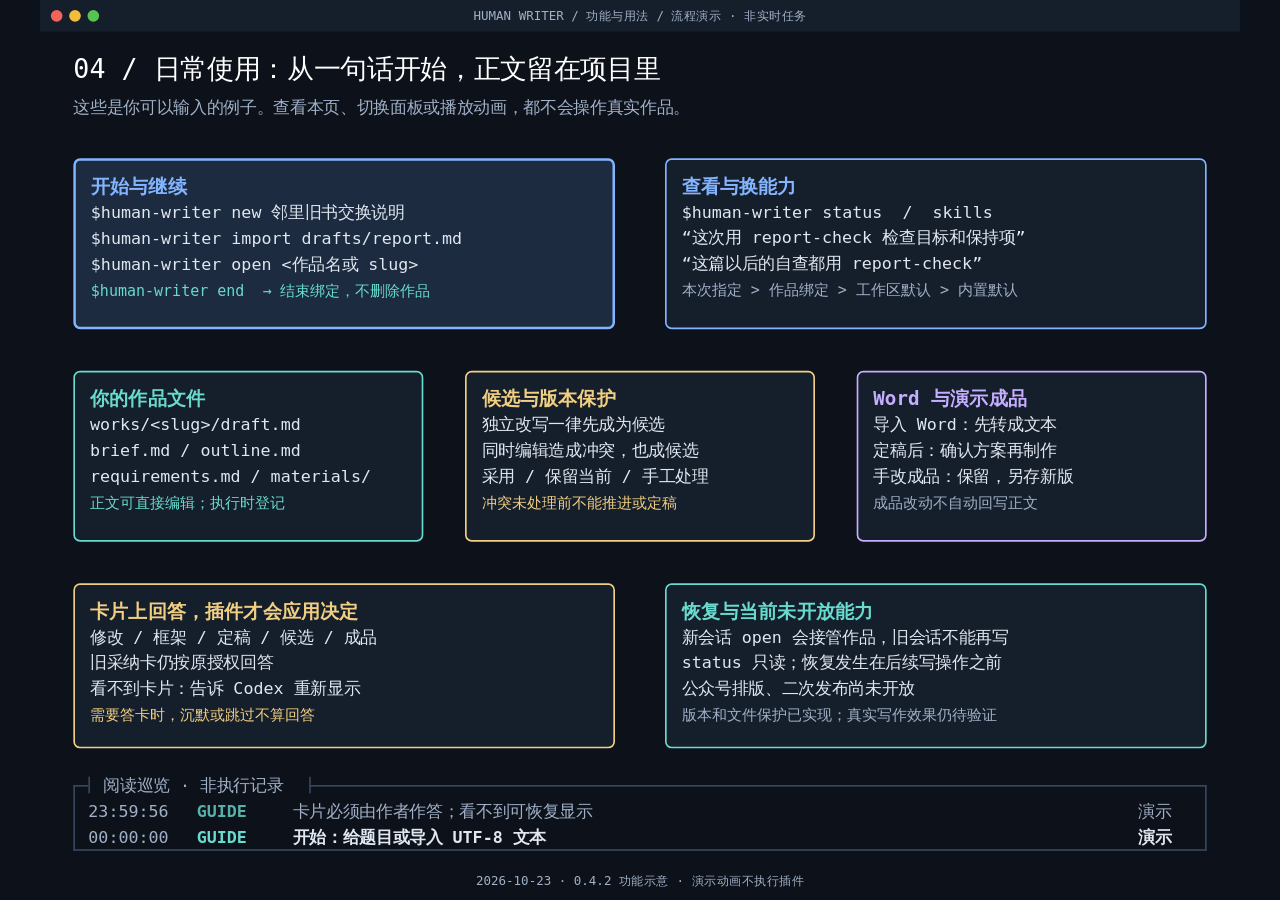
<file: panels/usage.html>
<!doctype html>
<html lang="en"><head><meta charset="utf-8">
<meta name="viewport" content="width=device-width,initial-scale=1">
<title>live-panel</title>
<style>
/* live-panel template. Content, colours, sizes: all come from the JSON config (see references/config-schema.md).
   Layout never moves. Everything that changes is a pure function of time: window.seek(t). */
*{box-sizing:border-box;margin:0;padding:0}
html,body{width:100%;height:100%;overflow:hidden}
body{background:var(--c-bg,#111);}
#stage{position:absolute;left:0;top:0;transform-origin:0 0;overflow:hidden;white-space:pre;color:var(--c-fg);font-family:var(--font);font-size:var(--fs);line-height:var(--lh)}
#stage>*{position:absolute}
b,.b{font-weight:700}
.tb{left:0;top:0;text-align:center;background:var(--c-bar);color:var(--c-dim)}
.tb i{position:absolute;border-radius:50%}
.sw{display:inline-block;width:.62em;height:.62em;margin-right:.55em;vertical-align:baseline}
.box{border-top:2px solid;border-bottom:2px solid}
.box::before,.box::after{content:"";position:absolute;top:0;bottom:0;width:2px;background:repeating-linear-gradient(180deg,currentColor 0 calc(var(--lh) - 7px),transparent calc(var(--lh) - 7px) var(--lh))}
.box.solid{border:var(--bw,2px) solid currentColor;border-radius:var(--radius,0px)}
.box.solid::before,.box.solid::after{display:none}
.box.dashed{border-style:dashed}
.box::before{left:0}.box::after{right:0}
.box .ln{color:var(--c-fg);height:var(--lh);padding-right:0}
.ln.flex{display:flex;align-items:center}
.ln.flex>div{overflow:visible}
.wire{background:var(--c-line)}
.dashv{background:repeating-linear-gradient(180deg,var(--c-line) 0 5px,transparent 5px 9px)}
.dashh{background:repeating-linear-gradient(90deg,var(--c-line) 0 5px,transparent 5px 9px)}
.pk{border-radius:50%;width:12px;height:12px;margin:-6px 0 0 -6px;display:none}
.pk.s{width:6px;height:6px;margin:-3px 0 0 -3px}
.bar{position:relative;display:block;height:20px;background-image:radial-gradient(var(--c-dots,#566078) 1px,transparent 1.3px);background-size:4px 4px}
.bar u{position:absolute;left:0;top:0;bottom:0;text-decoration:none}
.bar u.end::after{content:"";position:absolute;right:0;top:0;bottom:0;width:8px;background:repeating-conic-gradient(var(--c-bg) 0 25%,transparent 0 50%) 0 0/4px 4px;opacity:.55}
.bar s{position:absolute;top:-4px;bottom:-4px;width:2px;background:var(--c-fg);text-decoration:none}
.cur{display:inline-block;width:.62em;height:1.05em;vertical-align:-.18em;margin-left:.4em}
.tarrow{height:0;border-top:2px dashed var(--c-line)}
.glyph{text-align:center;line-height:1}
.logframe{border:2px solid var(--c-line2,#3a4154);border-top:0}
.logtop{height:0;border-top:2px solid var(--c-line2,#3a4154)}
.lgrow{position:absolute}
.lgrow span{position:absolute;top:0}
#err{position:absolute;left:10px;top:10px;color:#f66;font:14px monospace;white-space:pre-wrap;z-index:9}
</style></head><body>
<div id="stage"></div>
<script id="live-config" type="application/json">{"meta": {"title": "04 / 日常使用：从一句话开始，正文留在项目里", "lang": "zh-CN"}, "canvas": {"width": 1440, "height": 1080, "duration": 24, "fps": 12}, "theme": {"preset": "terminal-dark", "font": "\"SFMono-Regular\", Menlo, \"PingFang SC\", monospace", "fontSize": 20, "lineHeight": 31, "boxMode": "solid", "radius": 8, "glow": false, "colors": {"bg": "#0c111a", "bar": "#151e2b", "line": "#35465d", "line2": "#35465d", "dim": "#a0b0c7", "fg": "#e0e7f0", "wh": "#ffffff", "bl": "#83b4ff", "cy": "#68dace", "ye": "#f1cf82", "pu": "#c5adff", "hl": "#1c2b3f"}}, "titlebar": {"text": "HUMAN WRITER / 功能与用法 / 流程演示 · 非实时任务", "height": 38, "size": 15}, "credit": {"text": "2026-10-23 · 0.4.2 功能示意 · 演示动画不执行插件", "y": 1057, "size": 15, "c": "dim"}, "machines": {"seq": {"type": "cycle", "period": 4, "values": [{"t": "开始：给题目或导入 UTF-8 文本", "m": "开始：给题目或导入 UTF-8 文本", "g": "演示"}, {"t": "继续：打开作品；离开：end 只解除会话绑定", "m": "继续：打开作品；离开：end 只解除会话绑定", "g": "演示"}, {"t": "正文编辑被检测后，在下一次执行时登记", "m": "正文编辑被检测后，在下一次执行时登记", "g": "演示"}, {"t": "冲突或独立产出：通过候选卡选择", "m": "冲突或独立产出：通过候选卡选择", "g": "演示"}, {"t": "Word 导入先转文本；定稿后可制作成品", "m": "Word 导入先转文本；定稿后可制作成品", "g": "演示"}, {"t": "卡片必须由作者作答；看不到可恢复显示", "m": "卡片必须由作者作答；看不到可恢复显示", "g": "演示"}], "log": {"who": "GUIDE", "c": "cy"}}}, "elements": [{"type": "text", "x": 40, "y": 83, "t": "04 / 日常使用：从一句话开始，正文留在项目里", "size": 32, "c": "wh", "align": "left"}, {"type": "text", "x": 40, "y": 128, "t": "这些是你可以输入的例子。查看本页、切换面板或播放动画，都不会操作真实作品。", "size": 20, "c": "dim", "align": "left"}, {"type": "box", "x": 40, "y": 190, "w": 650, "h": 205, "pad": [16, 18, 18], "align": "left", "color": "bl", "fill": "bar", "lines": [{"t": "开始与继续", "c": "bl", "size": 23, "b": true}, {"t": "$human-writer new 邻里旧书交换说明", "c": "fg", "size": 20}, {"t": "$human-writer import drafts/report.md", "c": "fg", "size": 20}, {"t": "$human-writer open <作品名或 slug>", "c": "fg", "size": 20}, {"t": "$human-writer end  → 结束绑定，不删除作品", "c": "cy", "size": 18}], "when": {"var": "seq.i", "eq": 0}, "then": {"fill": "hl", "border": 3, "color": "bl"}}, {"type": "box", "x": 750, "y": 190, "w": 650, "h": 205, "pad": [16, 18, 18], "align": "left", "color": "bl", "fill": "bar", "lines": [{"t": "查看与换能力", "c": "bl", "size": 23, "b": true}, {"t": "$human-writer status  /  skills", "c": "fg", "size": 20}, {"t": "“这次用 report-check 检查目标和保持项”", "c": "fg", "size": 20}, {"t": "“这篇以后的自查都用 report-check”", "c": "fg", "size": 20}, {"t": "本次指定 > 作品绑定 > 工作区默认 > 内置默认", "c": "dim", "size": 18}], "when": {"var": "seq.i", "eq": 1}, "then": {"fill": "hl", "border": 3, "color": "bl"}}, {"type": "box", "x": 40, "y": 445, "w": 420, "h": 205, "pad": [16, 18, 18], "align": "left", "color": "cy", "fill": "bar", "lines": [{"t": "你的作品文件", "c": "cy", "size": 23, "b": true}, {"t": "works/<slug>/draft.md", "c": "fg", "size": 20}, {"t": "brief.md / outline.md", "c": "fg", "size": 20}, {"t": "requirements.md / materials/", "c": "fg", "size": 20}, {"t": "正文可直接编辑；执行时登记", "c": "cy", "size": 18}], "when": {"var": "seq.i", "eq": 2}, "then": {"fill": "hl", "border": 3, "color": "cy"}}, {"type": "box", "x": 510, "y": 445, "w": 420, "h": 205, "pad": [16, 18, 18], "align": "left", "color": "ye", "fill": "bar", "lines": [{"t": "候选与版本保护", "c": "ye", "size": 23, "b": true}, {"t": "独立改写一律先成为候选", "c": "fg", "size": 20}, {"t": "同时编辑造成冲突，也成候选", "c": "fg", "size": 20}, {"t": "采用 / 保留当前 / 手工处理", "c": "fg", "size": 20}, {"t": "冲突未处理前不能推进或定稿", "c": "ye", "size": 18}], "when": {"var": "seq.i", "eq": 3}, "then": {"fill": "hl", "border": 3, "color": "ye"}}, {"type": "box", "x": 980, "y": 445, "w": 420, "h": 205, "pad": [16, 18, 18], "align": "left", "color": "pu", "fill": "bar", "lines": [{"t": "Word 与演示成品", "c": "pu", "size": 23, "b": true}, {"t": "导入 Word：先转成文本", "c": "fg", "size": 20}, {"t": "定稿后：确认方案再制作", "c": "fg", "size": 20}, {"t": "手改成品：保留，另存新版", "c": "fg", "size": 20}, {"t": "成品改动不自动回写正文", "c": "dim", "size": 18}], "when": {"var": "seq.i", "eq": 4}, "then": {"fill": "hl", "border": 3, "color": "pu"}}, {"type": "box", "x": 40, "y": 700, "w": 650, "h": 198, "pad": [16, 18, 18], "align": "left", "color": "ye", "fill": "bar", "lines": [{"t": "卡片上回答，插件才会应用决定", "c": "ye", "size": 23, "b": true}, {"t": "修改 / 框架 / 定稿 / 候选 / 成品", "c": "fg", "size": 20}, {"t": "旧采纳卡仍按原授权回答", "c": "fg", "size": 20}, {"t": "看不到卡片：告诉 Codex 重新显示", "c": "fg", "size": 20}, {"t": "需要答卡时，沉默或跳过不算回答", "c": "ye", "size": 18}], "when": {"var": "seq.i", "eq": 5}, "then": {"fill": "hl", "border": 3, "color": "ye"}}, {"type": "box", "x": 750, "y": 700, "w": 650, "h": 198, "pad": [16, 18, 18], "align": "left", "color": "cy", "fill": "bar", "lines": [{"t": "恢复与当前未开放能力", "c": "cy", "size": 23, "b": true}, {"t": "新会话 open 会接管作品，旧会话不能再写", "c": "fg", "size": 20}, {"t": "status 只读；恢复发生在后续写操作之前", "c": "fg", "size": 20}, {"t": "公众号排版、二次发布尚未开放", "c": "fg", "size": 20}, {"t": "版本和文件保护已实现；真实写作效果仍待验证", "c": "dim", "size": 18}], "when": {"var": "seq.i", "eq": 2}, "then": {"fill": "hl", "border": 3, "color": "cy"}}, {"type": "log", "x": 40, "y": 942, "w": 1360, "rows": 2, "padTop": 16, "padBottom": 17, "padLeft": 18, "title": "阅读巡览 · 非执行记录", "titleX": 18, "titleW": 265, "cols": [{"key": "time", "x": 0}, {"key": "who", "x": 130}, {"key": "m", "x": 245}, {"key": "g", "x": 1260}]}]}</script>
<script>
(function(){
'use strict';
var mod=function(a,n){return ((a%n)+n)%n};
var esc=function(s){return String(s).replace(/&/g,'&amp;').replace(/</g,'&lt;')};
// deterministic "random": a pure hash of (seed, index). Never Math.random, never the wall clock.
function hash(seed,k){var h=Math.imul((seed|0)+0x9e3779b9,0x85ebca6b)^Math.imul(k|0,0xc2b2ae35);h=Math.imul(h^(h>>>16),0x7feb352d);h=Math.imul(h^(h>>>15),0x846ca68b);return ((h^(h>>>16))>>>0)/4294967296}

var cfg=null, ST=document.getElementById('stage'), V={}, DYN=[], PK=[], EVT=[], MACH=[], CHK=[];
var CW=1200, CH=1500, LH=30, PRE=0, FS=21;
window.__ready=false; window.__pending=null;

function fail(e){var d=document.getElementById('err')||document.body.appendChild(Object.assign(document.createElement('div'),{id:'err'}));d.textContent+=String(e&&e.stack||e)+'\n';window.__error=(window.__error||'')+String(e)+'\n'}

function loadConfig(){
  var el=document.getElementById('live-config');
  if(el&&el.textContent.trim()) return Promise.resolve(JSON.parse(el.textContent));
  var m=/[?&]config=([^&]+)/.exec(location.search);
  if(m) return fetch(decodeURIComponent(m[1])).then(function(r){return r.json()});
  return Promise.reject(new Error('no config: embed <script id="live-config" type="application/json"> or use ?config=path.json (over http)'));
}

// ---------- value access / templating ----------
function tv(k){var v=V[k]; if(v==null) return ''; return typeof v==='object'?v.text:String(v)}
function fill(s,sc){return String(s).replace(/\{([\w.\-]+)\}/g,function(m,k){var v=sc?sc(k):null; if(v==null) v=V[k]; if(v==null) return m; return typeof v==='object'?v.text:String(v)})}
function cond(w){if(!w) return true; if(Array.isArray(w)) return w.every(cond); var v=tv(w['var']); if('eq' in w) return v===String(w.eq); if('ne' in w) return v!==String(w.ne); if('in' in w) return w['in'].map(String).indexOf(v)>=0; return !!v}
function cc(n){return n?'var(--c-'+n+')':''}
function fmtNum(n,f){n=Math.floor(n); return f==='comma'?String(n).replace(/\B(?=(\d{3})+(?!\d))/g,','):String(n)}

// ---------- runs / lines ----------
function runHtml(r){
  if(typeof r==='string') r={t:r};
  var c=r.c,b=r.b,sty='';
  if(r.when&&r.then&&cond(r.when)){ if(r.then.c) c=r.then.c; if(r.then.b!=null) b=r.then.b; }
  if(r.cursor){ var on=mod(V.__t,r.period||1.1)<(r.on||0.6); return '<span class="cur" style="background:'+cc(c||'gr')+';opacity:'+(on?1:0)+'"></span>'; }
  if(r.sw) return '<i class="sw" style="background:'+cc(r.sw)+'"></i>';
  var txt;
  if(r.v){ var v=V[r.v]; if(v==null) v=''; if(typeof v==='object'){ txt=v.text; if(!c&&v.c) c=v.c; if(b==null&&v.b!=null) b=v.b; } else txt=String(v); }
  else txt=fill(r.t==null?'':r.t);
  if(c) sty+='color:'+cc(c)+';';
  if(b) sty+='font-weight:700;';
  if(r.size) sty+='font-size:'+r.size+'px;';
  return sty?'<span style="'+sty+'">'+esc(txt)+'</span>':esc(txt);
}
function runsHtml(rs){return (rs||[]).map(runHtml).join('')}
function barHtml(b){
  var segs, mark=b.mark, w=b.w||127, h=b.h||20;
  if(b.gauge){ var n=V[b.gauge+'.num'], low=V[b.gauge+'.low']==='1', c=low?(b.low||'cy'):(b.high||'gr');
    segs=[{from:0,to:n,c:c,end:true}]; }
  else if(b.segments) segs=b.segments; else segs=[{from:0,to:b.fixed,c:b.c||'cy'}];
  var out='<span class="bar" style="width:'+w+'px;height:'+h+'px">';
  segs.forEach(function(s){ out+='<u class="'+(s.end?'end':'')+'" style="left:'+(s.from*100)+'%;width:'+((s.to-s.from)*100)+'%;background:'+cc(s.c)+'"></u>'; });
  if(mark!=null) out+='<s style="left:'+(mark*100)+'%"></s>';
  return out+'</span>';
}
function normLine(l,mach){
  if(typeof l==='string') l={runs:[l]};
  if(l.trigger){ // sugar: a trigger-point row bound to a triggers machine
    var m=cfg.machines[l.trigger[0]], i=l.trigger[1], hl=m.hl||'hl', col=m.color||'pu';
    l=Object.assign({align:'left',indent:l.indent==null?13:l.indent,runs:[{v:l.trigger[0]+'.label'+i,c:'dim',when:{'var':l.trigger[0]+'.active',eq:i},then:{c:col,b:1}}],
      when:{'var':l.trigger[0]+'.active',eq:i},then:{bg:hl,c:col,b:1}},l);
  }
  if(l.t!=null&&!l.runs&&!l.items) l.runs=[{t:l.t}];
  return l;
}
function addLine(parent,l,boxAlign){
  l=normLine(l);
  var d=document.createElement('div'); d.className='ln'+(l.items?' flex':'');
  var al=l.align||boxAlign||'center';
  d.style.textAlign=al;
  if(l.indent) d.style.paddingLeft=l.indent+'px';
  if(l.h) d.style.height=(l.h*LH)+'px';
  if(l.size) d.style.fontSize=l.size+'px';
  if(l.c) d.style.color=cc(l.c);
  if(l.b) d.style.fontWeight=700;
  if(l.inset) { d.style.marginLeft=l.inset+'px'; }
  parent.appendChild(d);
  var empty=!l.items&&(!l.runs||(l.runs.length===1&&l.runs[0]===''));
  if(l.items){
    d.style.gap=(l.gap||0)+'px';
    l.items.forEach(function(it){
      var e=document.createElement('div'); e.setAttribute('data-t','text');
      if(it.w) e.style.flex='0 0 '+it.w+'px'; else if(it.grow) e.style.flex='1 1 0'; else e.style.flex='0 0 auto';
      if(it.ml) e.style.marginLeft=it.ml;
      e.style.textAlign=it.align||'left'; if(it.size) e.style.fontSize=it.size+'px';
      d.appendChild(e);
      DYN.push({el:e,fn:function(){return it.bar?barHtml(it.bar):runsHtml(it.runs)},last:null,chk:it.bar?'bar':'text'});
    });
    DYN.push({el:d,fn:function(){return null},cls:function(){return lineStyle(l)},last:null});
  } else {
    if(!empty) d.setAttribute('data-t','text');
    DYN.push({el:d,fn:function(){return runsHtml(l.runs)},cls:function(){return lineStyle(l)},last:null});
  }
  return d;
}
function lineStyle(l){ // line-level when/then: background / colour / weight
  if(l.when&&l.then&&cond(l.when)) return {bg:l.then.bg?cc(l.then.bg):'',c:l.then.c?cc(l.then.c):'',b:l.then.b?'700':''};
  return {bg:'',c:l.c?cc(l.c):'',b:l.b?'700':''};
}
function applyDyn(){
  DYN.forEach(function(d){
    var h=d.fn(); if(h!==null&&h!==d.last){ d.el.innerHTML=h; d.last=h; }
    if(d.cls){ var s=d.cls(), k=s.bg+'|'+s.c+'|'+s.b; if(k!==d.lk){ d.el.style.background=s.bg; d.el.style.color=s.c||''; d.el.style.fontWeight=s.b; d.lk=k; } }
  });
}

// ---------- packets ----------
function mkpk(color,small){var e=document.createElement('div'); e.className='pk'+(small?' s':''); var col=cc(color)||color; e.style.background=col;
  var sz=(TH.packetSize||12)*(small?0.5:1); e.style.width=e.style.height=sz+'px'; e.style.margin=(-sz/2)+'px 0 0 '+(-sz/2)+'px';
  if(TH.glow) e.style.boxShadow='0 0 '+(small?3:8)+'px '+col; ST.appendChild(e); return e}
function prepPath(P){P.len=0;P.seg=[];for(var i=1;i<P.path.length;i++){var d=Math.abs(P.path[i][0]-P.path[i-1][0])+Math.abs(P.path[i][1]-P.path[i-1][1]);P.seg.push(d);P.len+=d}}
function atPath(P,d){if(d<0||d>P.len)return null;for(var i=0;i<P.seg.length;i++){if(d<=P.seg[i]){var a=P.path[i],b=P.path[i+1],f=P.seg[i]?d/P.seg[i]:0;return [a[0]+(b[0]-a[0])*f,a[1]+(b[1]-a[1])*f]}d-=P.seg[i]}return P.path[P.path.length-1]}
function putPk(e,P,d){var q=atPath(P,d); if(!q||(P.gap&&q[1]>P.gap[0]&&q[1]<P.gap[1])){e.style.display='none';return} e.style.display='block';e.style.left=q[0]+'px';e.style.top=q[1]+'px'}

// ---------- machines (each is a pure function of t) ----------
function pickIdx(m,k){var n=m.values.length,b=Math.floor(hash(m.seed||1,k)*n); if(n>1&&b===Math.floor(hash(m.seed||1,k-1)*n)) b=(b+1)%n; return b}
var MK={
 counter:function(id,m){return {vars:function(t){V[id]=(m.prefix||'')+fmtNum((m.start||0)+(m.rate||0)*t,m.format)+(m.suffix||'')},events:function(){return []}}},
 cycle:function(id,m){
  var n=m.values.length;
  function idx(j){return m.order?m.order[mod(j,m.order.length)]:mod(j,n)}
  function val(j){var v=m.values[idx(j)]; return typeof v==='object'?v:{t:v}}
  return {vars:function(t){var j=Math.floor((t-(m.t0||0))/m.period), v=val(j); V[id]=v.t!=null?v.t:(v.m||''); V[id+'.i']=String(idx(j));
     Object.keys(v).forEach(function(k){V[id+'.'+k]=String(v[k])})},
   events:function(lo,hi){var o=[]; if(!m.log) return o; for(var j=Math.floor((lo-(m.t0||0))/m.period);j<=Math.ceil((hi-(m.t0||0))/m.period);j++){var v=val(j); o.push({t:(m.t0||0)+j*m.period,who:m.log.who,c:m.log.c,m:v.m!=null?v.m:(v.t||''),g:v.g||''})} return o}}},
 gauge:function(id,m){
  var th=m.threshold, dec=m.decimals==null?2:m.decimals;
  function st(k){var v=m.values[pickIdx(m,k)], low=v<th, L=low?(m.low||{}):(m.high||{}); return {v:v,low:low,label:L.label||'',dest:L.dest||''}}
  return {vars:function(t){var k=Math.floor((t-(m.t0||0))/m.period), s=st(k);
     V[id]=s.v.toFixed(dec); V[id+'.num']=s.v; V[id+'.low']=s.low?'1':''; V[id+'.label']={text:s.label,c:s.low?(m.lowColor||'cy'):(m.highColor||'gr'),b:s.low?1:0}; V[id+'.dest']=s.dest},
   events:function(lo,hi){var o=[]; if(!m.log) return o; for(var k=Math.floor((lo-(m.t0||0))/m.period);k<=Math.ceil((hi-(m.t0||0))/m.period);k++){var s=st(k),sc={value:s.v.toFixed(dec),label:s.label,dest:s.dest};
     var f=function(x){return String(x).replace(/\{(\w+)\}/g,function(a,b){return sc[b]!=null?sc[b]:a})};
     o.push({t:(m.t0||0)+k*m.period,who:m.log.who,c:m.log.c,m:m.log.msgs[mod(k,m.log.msgs.length)],g:f(m.log.tail||'')})} return o}}},
 any_low:function(id,m){return {vars:function(){V[id]=m.of.some(function(g){return V[g+'.low']==='1'})?'low':'high'},events:function(){return []}}},
 lane:function(id,m){
  var sp=m.spin||['◐','◓','◑','◒'];
  return {vars:function(t){var c=Math.floor((t-m.off)/m.period), p=(t-m.off)-c*m.period, run=p<m.run;
     if(run) V[id]={text:sp[mod(Math.floor(t/(m.spinStep||0.3))+(m.phase||0),sp.length)]+' '+m.busy,c:m.busyColor||'bl'};
     else V[id]={text:'✓ '+m.done[mod(c,m.done.length)],c:m.doneColor||'gr'};
     V[id+'.state']=run?'busy':'done'},
   events:function(lo,hi){var o=[]; if(!m.log) return o; for(var c=Math.floor((lo-m.off)/m.period);c<=Math.ceil((hi-m.off)/m.period);c++){var e=m.log.msgs[mod(c,m.log.msgs.length)]; o.push({t:m.off+c*m.period+m.run,who:m.log.who,c:m.log.c,m:e[0],g:e[1]||''})} return o}}},
 triggers:function(id,m){
  var it=m.items, n=it.length, cps=m.cps||9;
  return {vars:function(t){var k=Math.floor((t-m.t0)/m.period), ph=(t-m.t0)-k*m.period, on=ph<m.on, cur=mod(k,n), I=it[cur];
     V[id+'.active']=on?String(cur):'-1'; V[id+'.cur']=String(cur); V[id+'.phase']=ph;
     Object.keys(I).forEach(function(f){ if(typeof I[f]!=='object') V[id+'.'+f]=String(I[f]) });
     for(var i=0;i<n;i++) V[id+'.label'+i]=(on&&i===cur?'◆ ':'◇ ')+it[i].name;
     V[id+'.calls']=String(k+(m.callsStart==null?1:m.callsStart));
     var tk=m.tokens||{start:0,step:0}; V[id+'.tokens']=fmtNum(tk.start+k*tk.step)+(tk.unit||'');
     var q=on?Math.max(0,Math.floor((ph-0.35)*cps)):99999, a0=I.adv[0],a1=I.adv[1]||'';
     V[id+'.adv0']=a0.slice(0,q); V[id+'.adv1']=q>a0.length+2?a1.slice(0,q-a0.length-2):'';
     V[id+'.status']={text:on?(m.onText||'advising'):(m.offText||'on call'),c:m.color||'pu',b:1};
   },
   events:function(lo,hi){var o=[]; if(!m.log) return o; for(var k=Math.floor((lo-m.t0)/m.period);k<=Math.ceil((hi-m.t0)/m.period);k++){var I=it[mod(k,n)];
     var f=function(x){return String(x).replace(/\{(\w+)\}/g,function(a,b){return I[b]!=null?I[b]:a})};
     o.push({t:m.t0+k*m.period,who:m.log.who,c:m.log.c,m:f(m.log.start.m),g:f(m.log.start.g||'')});
     o.push({t:m.t0+k*m.period+m.on,who:m.log.who,c:m.log.c,m:f(m.log.end.m),g:f(m.log.end.g||'')})} return o}}}
};

// ---------- element builders ----------
function place(d,e){ if(e.x!=null) d.style.left=e.x+'px'; if(e.y!=null) d.style.top=e.y+'px'; if(e.w!=null) d.style.width=e.w+'px'; if(e.h!=null) d.style.height=e.h+'px'; }
var B={
 text:function(e){
  var size=e.size||FS, lh=e.lh||(e.size?Math.round(e.size*1.4):LH), d=document.createElement('div');
  d.style.left=e.x+'px'; d.style.top=(e.y-lh/2)+'px'; if(e.w!=null) d.style.width=e.w+'px'; d.style.height=lh+'px'; d.style.lineHeight=lh+'px';
  d.style.textAlign=e.align||'left'; if(e.size) d.style.fontSize=size+'px'; if(e.c) d.style.color=cc(e.c); if(e.b) d.style.fontWeight=700; if(e.ls) d.style.letterSpacing=e.ls+'px'; if(e.font) d.style.fontFamily=e.font;
  d.setAttribute('data-t','text'); if(e.noCheck) d.setAttribute('data-nocheck','1'); if(e.inside) d.setAttribute('data-in','1');
  var runs=e.runs||[{t:e.t!=null?e.t:e.text}];
  DYN.push({el:d,fn:function(){return runsHtml(runs)},last:null}); ST.appendChild(d);
 },
 box:function(e){
  var d=document.createElement('div'), solid=(e.sides||TH.boxMode)==='solid';
  d.className='box'+(solid?' solid':'')+(e.dash?' dashed':''); place(d,e); d.style.color=cc(e.color||'fg');
  if(e.radius!=null) d.style.borderRadius=e.radius+'px'; if(e.border!=null) d.style.setProperty('--bw',e.border+'px');
  if(e.fill) d.style.background=cc(e.fill);
  var p=e.pad||[10,14,14]; d.style.padding=p[0]+'px '+(p[2]==null?p[1]:p[2])+'px 0 '+p[1]+'px';
  d.setAttribute('data-t',e.container?'frame':'box'); ST.appendChild(d);
  (e.lines||[]).forEach(function(l){addLine(d,l,e.align)});
  if(e.when&&e.then) BOXES.push({el:d,e:e,last:null});
 },
 path:function(e){ // polyline (optionally with rounded corners) with an arrow head; may carry packets and change colour on a condition
  var NS='http://www.w3.org/2000/svg', pts=e.points, r=e.r||0, svg=document.createElementNS(NS,'svg');
  svg.setAttribute('width',CW); svg.setAttribute('height',CH); svg.style.cssText='left:0;top:0;overflow:visible;pointer-events:none';
  var dd='M'+pts[0][0]+' '+pts[0][1];
  for(var i=1;i<pts.length;i++){ var a=pts[i-1],b=pts[i],c=pts[i+1];
    if(r&&c){ var l1=Math.hypot(b[0]-a[0],b[1]-a[1]), l2=Math.hypot(c[0]-b[0],c[1]-b[1]), rr=Math.min(r,l1/2,l2/2);
      dd+=' L'+(b[0]-(b[0]-a[0])/l1*rr)+' '+(b[1]-(b[1]-a[1])/l1*rr)+' Q'+b[0]+' '+b[1]+' '+(b[0]+(c[0]-b[0])/l2*rr)+' '+(b[1]+(c[1]-b[1])/l2*rr); }
    else dd+=' L'+b[0]+' '+b[1]; }
  var pa=document.createElementNS(NS,'path'); pa.setAttribute('d',dd); pa.setAttribute('fill','none'); pa.setAttribute('stroke-linecap','round'); pa.setAttribute('stroke-linejoin','round');
  if(e.dash) pa.setAttribute('stroke-dasharray',e.dash===true?'6 5':e.dash); svg.appendChild(pa);
  var hd=null; if(e.arrow!==false){ hd=document.createElementNS(NS,'polygon'); svg.appendChild(hd); }
  var P={e:e,pa:pa,hd:hd,last:null}; PATHS.push(P);
  function head(from,to,sz){ var dx=to[0]-from[0],dy=to[1]-from[1],L=Math.hypot(dx,dy)||1; dx/=L; dy/=L; var bx=to[0]-dx*sz,by=to[1]-dy*sz;
    return to[0]+','+to[1]+' '+(bx-dy*sz*0.5)+','+(by+dx*sz*0.5)+' '+(bx+dy*sz*0.5)+','+(by-dx*sz*0.5); }
  P.headPts=hd?head(pts[pts.length-2],pts[pts.length-1],e.head||9):null;
  ST.appendChild(svg);
  if(e.flow) B.flow(Object.assign({color:e.color,path:pts},e.flow));
 },
 line:function(e){ // axis-aligned wire from [x1,y1] to [x2,y2]
  var a=e.from,b=e.to,w=e.width||TH.wireWidth||2,d=document.createElement('div');
  d.className=e.dash?(a[0]===b[0]?'dashv':'dashh'):'wire';
  if(a[0]===b[0]){d.style.left=(a[0]-w/2)+'px';d.style.top=Math.min(a[1],b[1])+'px';d.style.width=w+'px';d.style.height=Math.abs(b[1]-a[1])+'px'}
  else{d.style.top=(a[1]-w/2)+'px';d.style.left=Math.min(a[0],b[0])+'px';d.style.height=w+'px';d.style.width=Math.abs(b[0]-a[0])+'px'}
  if(e.color) { d.style.background=cc(e.color); }
  ST.appendChild(d);
 },
 glyph:function(e){
  var s=e.size||17,d=document.createElement('div'); d.className='glyph'; d.style.fontSize=s+'px'; d.style.width='24px'; d.style.height=s+'px';
  d.style.left=(e.x-12)+'px'; d.style.top=(e.y-s/2)+'px'; d.style.color=cc(e.c||'dim'); d.textContent=e.ch||'▼'; ST.appendChild(d);
 },
 rule:function(e){var d=document.createElement('div'); d.style.left=e.x+'px'; d.style.top=e.y+'px'; d.style.width=e.w+'px'; d.style.height='5px'; d.style.borderTop='1px solid '+cc(e.c||'line'); d.style.borderBottom=d.style.borderTop; ST.appendChild(d)},
 flow:function(e){
  var P=Object.assign({},e); prepPath(P); P.when=e.when; P.o=e.offsets||[0]; P.tail=e.tail==null?15:e.tail;
  P.el=P.o.map(function(){return [mkpk(e.color,false),mkpk(e.color,true)]}); PK.push(P);
 },
 tarrow:function(e){ // dashed arrow from a trigger row to its target; colours up and carries a packet while that trigger is active
  var m=e.machine, i=e.i, x1=e.from[0], y=e.from[1], x2=e.to[0], head=e.head||'▶', hs=17;
  var ln=document.createElement('div'); ln.className='tarrow'; ln.style.left=x1+'px'; ln.style.top=(y-1)+'px'; ln.style.width=Math.max(0,x2-x1-8)+'px'; ST.appendChild(ln);
  var hd=document.createElement('div'); hd.className='glyph'; hd.style.fontSize=hs+'px'; hd.style.width='20px'; hd.style.height=hs+'px'; hd.style.left=(x2-18)+'px'; hd.style.top=(y-hs/2)+'px'; hd.textContent=head; ST.appendChild(hd);
  var P={path:[[x1,y],[x2-8,y]]}; prepPath(P); P.el=[mkpk(e.packet||cfg.machines[m].color||'pu',false),mkpk(e.packet||cfg.machines[m].color||'pu',true)];
  var col=cc(cfg.machines[m].color||'pu');
  DYN.push({el:ln,fn:function(){return null},cls:function(){return {bg:'',c:'',b:''}},last:null});
  TA.push({ln:ln,hd:hd,P:P,m:m,i:i,col:col});
 },
 log:function(e){
  var rows=e.rows||4, h=rows*LH+(e.padBottom==null?16:e.padBottom), x=e.x, y=e.y, w=e.w;
  var fr=document.createElement('div'); fr.className='logframe'; fr.style.left=x+'px'; fr.style.top=y+'px'; fr.style.width=w+'px'; fr.style.height=h+'px'; fr.setAttribute('data-t','frame'); ST.appendChild(fr);
  var tx=e.titleX||60, tw=e.titleW||180;
  [[x,tx],[x+tx+tw,w-tx-tw]].forEach(function(s){var t=document.createElement('div'); t.className='logtop'; t.style.left=s[0]+'px'; t.style.top=y+'px'; t.style.width=s[1]+'px'; ST.appendChild(t)});
  [x+tx,x+tx+tw].forEach(function(px){var t=document.createElement('div'); t.className='wire'; t.style.background='var(--c-line2,#3a4154)'; t.style.left=px+'px'; t.style.top=(y-10)+'px'; t.style.width='2px'; t.style.height='20px'; ST.appendChild(t)});
  var lab=document.createElement('div'); lab.style.left=(x+tx+18)+'px'; lab.style.top=(y-LH/2)+'px'; lab.style.height=LH+'px'; lab.style.color=cc('dim'); lab.textContent=e.title||'log'; lab.setAttribute('data-t','text'); ST.appendChild(lab);
  LOG={rows:[],cols:e.cols,clock:cfg.clock||{start:'00:00:00',rate:1}};
  for(var i=0;i<rows;i++){ var r=document.createElement('div'); r.className='lgrow'; r.style.left=(x+(e.padLeft==null?20:e.padLeft))+'px'; r.style.top=(y+(e.padTop==null?8:e.padTop)+i*LH)+'px'; r.style.height=LH+'px'; r.style.width=(w-30)+'px'; ST.appendChild(r);
   var cells=e.cols.map(function(c){var s=document.createElement('span'); s.style.left=c.x+'px'; s.style.height=LH+'px'; s.setAttribute('data-t','text'); r.appendChild(s); return s});
   LOG.rows.push({el:r,cells:cells,last:null}); }
 }
};
var TA=[], LOG=null, BOXES=[], PATHS=[], TH={};
function clockStr(t){var p=LOG.clock.start.split(':').map(Number), s=Math.floor(p[0]*3600+p[1]*60+p[2]+t*LOG.clock.rate); s=mod(s,86400); var z=function(n){return (n<10?'0':'')+n}; return z(Math.floor(s/3600))+':'+z(Math.floor(s/60)%60)+':'+z(s%60)}
function renderLog(t){
  if(!LOG) return;
  var last=-1; for(var i=0;i<EVT.length;i++){ if(EVT[i].t<=t) last=i; else break; }
  var n=LOG.rows.length;
  LOG.rows.forEach(function(R,i){ var ev=EVT[last-(n-1)+i], isNew=(i===n-1), key=ev?(ev.t+'|'+ev.m+'|'+isNew):'';
    if(key===R.last) return; R.last=key;
    LOG.cols.forEach(function(c,ci){ var s=R.cells[ci], txt='', col='dim', bold=false, op=1;
      if(ev){ if(c.key==='time') txt=clockStr(ev.t);
        else if(c.key==='who'){ txt=ev.who; col=ev.c; bold=true; op=isNew?1:.8; }
        else if(c.key==='m'){ txt=ev.m; if(isNew){col='fg';bold=true} }
        else if(c.key==='g'){ txt=ev.g; if(isNew){col='fg';bold=true} } }
      s.textContent=txt; s.style.color=cc(col); s.style.fontWeight=bold?700:400; s.style.opacity=op; });
  });
}

function styleBoxes(){ BOXES.forEach(function(B_){ var e=B_.e, on=cond(e.when), th=on?e.then:{}, k=on?'1':'0'; if(k===B_.last) return; B_.last=k;
  var el=B_.el; el.style.background=cc(th.fill||e.fill)||''; el.style.color=cc(th.color||e.color||'fg');
  el.style.setProperty('--bw',(th.border!=null?th.border:(e.border!=null?e.border:(TH.borderWidth||2)))+'px');
  el.style.boxShadow=th.glow?'0 0 0 4px color-mix(in srgb, '+cc(th.glow)+' 30%, transparent), 0 0 16px color-mix(in srgb, '+cc(th.glow)+' 55%, transparent)':''; }); }
function stylePaths(){ PATHS.forEach(function(P){ var e=P.e, on=e.when&&cond(e.when), th=on?e.then:{}, k=on?'1':'0'; if(k===P.last) return; P.last=k;
  var col=cc(th.color||e.color||'line'), w=th.width||e.width||TH.wireWidth||2;
  P.pa.setAttribute('stroke',col); P.pa.setAttribute('stroke-width',w); P.pa.style.opacity=th.opacity!=null?th.opacity:(e.opacity!=null?e.opacity:1);
  if(P.hd){ P.hd.setAttribute('fill',col); P.hd.setAttribute('points',P.headPts); P.hd.style.opacity=P.pa.style.opacity; } }); }

// ---------- the one entry point ----------
window.seek=function(t){
  if(!window.__ready){ window.__pending=t; return; }
  try{
    V.__t=t;
    MACH.forEach(function(m){m.vars(t)});
    // packets on the main flow; count deliveries so "the number on the graph" is the number of packets that arrived
    var sig=0;
    PK.forEach(function(P){ if(P.when&&!cond(P.when)){ P.el.forEach(function(q){q[0].style.display='none';q[1].style.display='none'}); return; } P.o.forEach(function(o,n){ var u=(t+PRE+o)/P.period, d=(u-Math.floor(u))*P.len; sig+=Math.floor(u); putPk(P.el[n][0],P,d); putPk(P.el[n][1],P,d-P.tail); }); });
    V.packets=fmtNum(sig,'comma');
    V.clock=LOG?clockStr(t):'';
    TA.forEach(function(A){ var on=V[A.m+'.active']===String(A.i);
      A.ln.style.borderColor=on?A.col:''; A.hd.style.color=on?A.col:'var(--c-dim)';
      if(on){ var ph=Number(V[A.m+'.phase']), u=ph/0.9, d=(u-Math.floor(u))*(A.P.len+10); putPk(A.P.el[0],A.P,d); putPk(A.P.el[1],A.P,d-12); }
      else { A.P.el[0].style.display='none'; A.P.el[1].style.display='none'; } });
    styleBoxes(); stylePaths(); applyDyn(); renderLog(t);
    window.__t=t;
  }catch(e){fail(e)}
};
window.render=window.seek;

// ---------- layout self-check (used by scripts/check_frames.py) ----------
window.__check=function(){
  var prob=[], items=[], boxes=[], sr=ST.getBoundingClientRect(), sc=sr.width/CW;
  function R(rc){return {l:(rc.left-sr.left)/sc,t:(rc.top-sr.top)/sc,r:(rc.right-sr.left)/sc,b:(rc.bottom-sr.top)/sc}}
  function contentRect(el){var g=document.createRange(); g.selectNodeContents(el); var rs=g.getClientRects(), o=null; for(var i=0;i<rs.length;i++){var q=rs[i]; if(q.width<0.5||q.height<0.5) continue; if(!o) o={left:q.left,top:q.top,right:q.right,bottom:q.bottom}; else {o.left=Math.min(o.left,q.left);o.top=Math.min(o.top,q.top);o.right=Math.max(o.right,q.right);o.bottom=Math.max(o.bottom,q.bottom)}} return o}
  var els=ST.querySelectorAll('[data-t]');
  for(var i=0;i<els.length;i++){ var el=els[i], k=el.getAttribute('data-t');
    if(k==='box'||k==='frame'){ boxes.push({el:el,r:R(el.getBoundingClientRect()),k:k}); continue; }
    if(el.getAttribute('data-nocheck')) continue;
    var cr=contentRect(el); if(!cr) continue; var rr=R(cr); rr.el=el; rr.txt=el.textContent.trim().slice(0,28);
    // a flex item holding a bar has no text range; use its box
    items.push(rr); }
  function ov(a,b){return Math.min(a.r,b.r)-Math.max(a.l,b.l)>1.5&&Math.min(a.b,b.b)-Math.max(a.t,b.t)>1.5}
  // 1 text inside canvas
  items.forEach(function(a){ if(a.l<-0.5||a.t<-0.5||a.r>CW+0.5||a.b>CH+0.5) prob.push('outside canvas: "'+a.txt+'"'); });
  // 2 text inside its own box
  items.forEach(function(a){ var bx=boxes.filter(function(b){return b.el.contains(a.el)})[0];
    if(bx){ var r=bx.r; if(a.l<r.l+1||a.r>r.r-1||a.t<r.t-1||a.b>r.b+1) prob.push('text overflows its box: "'+a.txt+'" ['+Math.round(a.l)+'-'+Math.round(a.r)+'] box ['+Math.round(r.l)+'-'+Math.round(r.r)+']'); } });
  // 3 text vs text
  for(var x=0;x<items.length;x++)for(var y=x+1;y<items.length;y++){ var a=items[x],b=items[y]; if(a.el.contains(b.el)||b.el.contains(a.el)) continue; if(ov(a,b)) prob.push('text overlap: "'+a.txt+'" x "'+b.txt+'"'); }
  // 4 text vs foreign boxes, box vs box
  items.forEach(function(a){ boxes.forEach(function(b){ if(b.k==='frame') return; if(b.el.contains(a.el)||a.el.getAttribute('data-in')) return; if(ov(a,b.r)) prob.push('text over a box: "'+a.txt+'"'); }); });
  for(var p=0;p<boxes.length;p++)for(var q=p+1;q<boxes.length;q++){ if(boxes[p].k==='frame'||boxes[q].k==='frame') continue; if(ov(boxes[p].r,boxes[q].r)) prob.push('box overlap: #'+p+' x #'+q); }
  return prob;
};

// ---------- boot ----------
function fit(){ var s=Math.min(innerWidth/CW,innerHeight/CH); ST.style.transform='scale('+s+')'; ST.style.left=((innerWidth-CW*s)/2)+'px'; ST.style.top=((innerHeight-CH*s)/2)+'px'; }
var CANVAS_PRESETS={'4:5':[1200,1500],'3:4':[1080,1440],'1:1':[1080,1080]};
var THEME_PRESETS={
 'terminal-dark':{font:'"JetBrains Mono","IBM Plex Mono","DejaVu Sans Mono","Noto Sans Mono CJK SC",monospace',fontSize:21,lineHeight:30,boxMode:'segmented',
   colors:{bg:'#14171c',bar:'#262a32',line:'#4a5367',line2:'#3a4154',dim:'#6f788c',fg:'#e4e8f0',wh:'#ffffff',cy:'#86e1e6',bl:'#8fb4f6',gr:'#7fdba8',pu:'#b9a2f2',ye:'#e3c07a',hl:'#302d45',dots:'#566078'}},
 'light-pastel':{font:'"Noto Sans CJK SC","PingFang SC","Microsoft YaHei","Helvetica Neue",Arial,sans-serif',fontSize:17,lineHeight:24,boxMode:'solid',radius:9,borderWidth:1.5,wireWidth:2.2,glow:true,packetSize:10,
   colors:{bg:'#fcfcfb',bar:'#f1f1ef',line:'#2d3138',line2:'#c9ccd1',dim:'#7b828c',fg:'#23272e',wh:'#ffffff',ink:'#111111',
     gn:'#6fb34f',gnf:'#e7f4de',bl:'#5f93e0',blf:'#e4eefc',blt:'#3a6fc8',yl:'#e3b93d',ylf:'#fff5d6',or:'#e79a4c',orf:'#fdeedc',ort:'#d9731a',
     rd:'#e47b7b',rdf:'#fde7e7',rdt:'#d24a4a',pu:'#b389d9',puf:'#f2eafa',put:'#7d4fb0',mc:'#9a92d9',mcf:'#eeebfa',tl:'#5fbdb2',tlf:'#e0f4f1',
     gy:'#b9bdc4',gyf:'#f5f5f4',pk:'#f0575f',lit:'#fff1b8'}}
};
function mergeTheme(u){ var base=THEME_PRESETS[u.preset||'terminal-dark']||THEME_PRESETS['terminal-dark'], o=Object.assign({},base,u); o.colors=Object.assign({},base.colors,u.colors||{}); return o; }
function boot(c){
  cfg=c; var cv=Object.assign({},c.canvas||{}), th=mergeTheme(c.theme||{}); TH=th;
  if(cv.preset&&CANVAS_PRESETS[cv.preset]){ cv.width=cv.width||CANVAS_PRESETS[cv.preset][0]; cv.height=cv.height||CANVAS_PRESETS[cv.preset][1]; }
  CW=cv.width||1200; CH=cv.height||1500; PRE=cv.preroll||0; FS=th.fontSize||21; LH=th.lineHeight||30;
  document.title=(c.meta&&c.meta.title)||'live-panel'; if(c.meta&&c.meta.lang) document.documentElement.lang=c.meta.lang;
  var root=document.documentElement.style, cols=th.colors||{};
  Object.keys(cols).forEach(function(k){root.setProperty('--c-'+k,cols[k])});
  root.setProperty('--font',th.font||'monospace'); root.setProperty('--radius',(th.radius||0)+'px'); root.setProperty('--bw',(th.borderWidth||2)+'px'); root.setProperty('--fs',FS+'px'); root.setProperty('--lh',LH+'px');
  ST.style.width=CW+'px'; ST.style.height=CH+'px'; ST.style.background='var(--c-bg)';
  // machines
  var M=c.machines||{}; Object.keys(M).forEach(function(id){ var m=M[id]; var f=MK[m.type]; if(!f) throw new Error('unknown machine type '+m.type); MACH.push(f(id,m)); });
  var lo=-120, hi=(cv.duration||60)+120; MACH.forEach(function(m){ EVT=EVT.concat(m.events(lo,hi)) });
  // stable sort by time (ties keep config order)
  EVT=EVT.map(function(e,i){e.__i=i;return e}).sort(function(a,b){return a.t-b.t||a.__i-b.__i});
  // titlebar
  if(c.titlebar){ var tb=c.titlebar, h=tb.height||38, d=document.createElement('div'); d.className='tb'; d.style.width=CW+'px'; d.style.height=h+'px'; d.style.lineHeight=h+'px'; d.style.fontSize=(tb.size||14)+'px';
    [['#f2645a',20],['#f1bd3c',42],['#55c552',64]].forEach(function(o){var i=document.createElement('i'); i.style.left=(o[1]-7)+'px'; i.style.top=(h/2-7)+'px'; i.style.width='14px'; i.style.height='14px'; i.style.background=o[0]; d.appendChild(i)});
    d.appendChild(document.createTextNode(tb.text||'')); ST.appendChild(d); }
  (c.elements||[]).forEach(function(e){ var f=B[e.type]; if(!f) throw new Error('unknown element type '+e.type); f(e); });
  if(c.credit){ B.text(Object.assign({type:'text',x:0,w:CW,align:'center',y:CH-14,size:12,c:'dim'},c.credit)); }
  fit(); addEventListener('resize',fit);
  var go=function(){ window.__ready=true; window.seek(window.__pending==null?0:window.__pending);
    if(!/[?&]manual/.test(location.search)){ var t0=performance.now(), D=cv.duration||30; (function loop(now){ window.seek(((now-t0)/1000)%D); requestAnimationFrame(loop); })(t0); } };
  (document.fonts&&document.fonts.ready?document.fonts.ready:Promise.resolve()).then(go);
}
loadConfig().then(boot).catch(fail);
})();
</script></body></html>
</file>
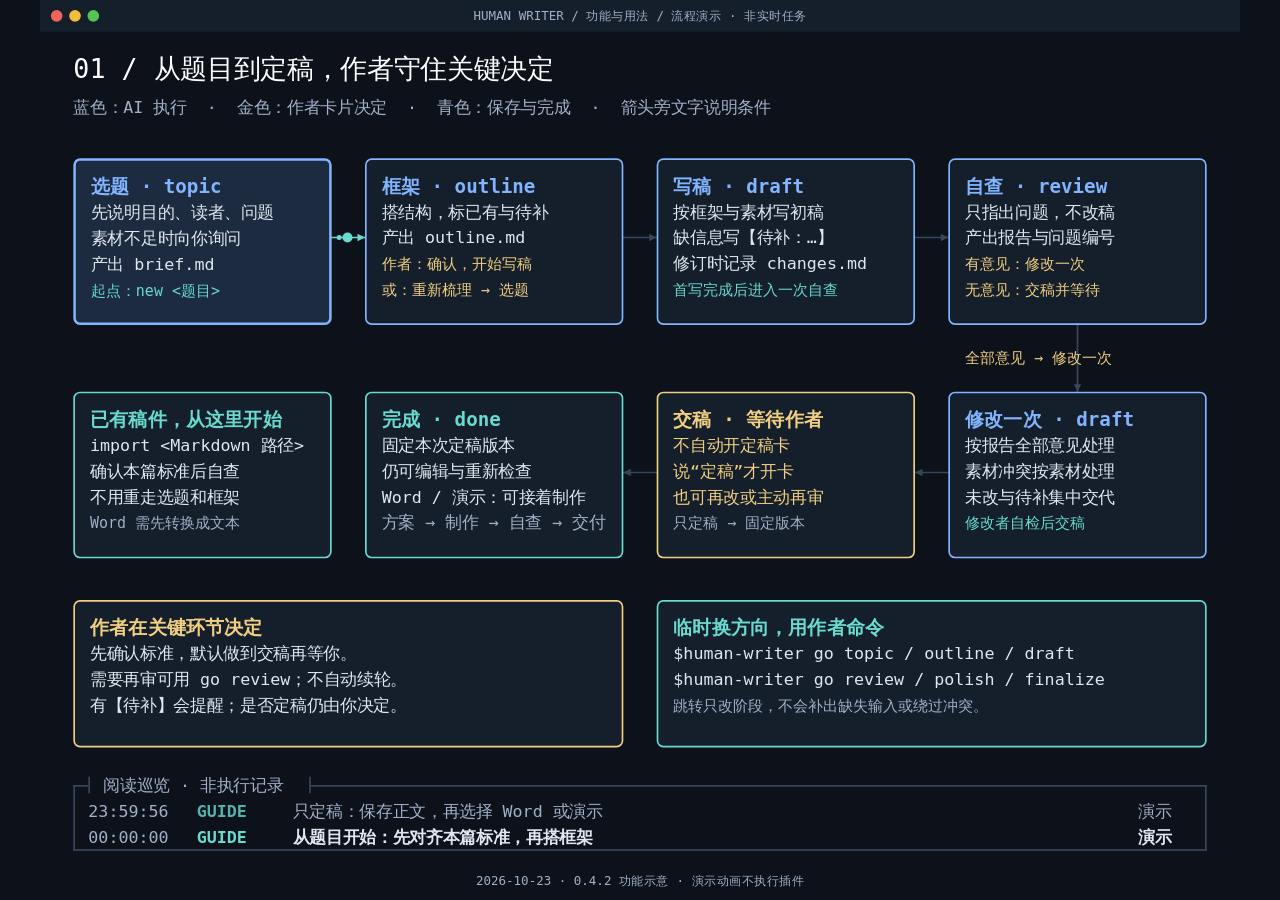
<file: panels/workflow.html>
<!doctype html>
<html lang="en"><head><meta charset="utf-8">
<meta name="viewport" content="width=device-width,initial-scale=1">
<title>live-panel</title>
<style>
/* live-panel template. Content, colours, sizes: all come from the JSON config (see references/config-schema.md).
   Layout never moves. Everything that changes is a pure function of time: window.seek(t). */
*{box-sizing:border-box;margin:0;padding:0}
html,body{width:100%;height:100%;overflow:hidden}
body{background:var(--c-bg,#111);}
#stage{position:absolute;left:0;top:0;transform-origin:0 0;overflow:hidden;white-space:pre;color:var(--c-fg);font-family:var(--font);font-size:var(--fs);line-height:var(--lh)}
#stage>*{position:absolute}
b,.b{font-weight:700}
.tb{left:0;top:0;text-align:center;background:var(--c-bar);color:var(--c-dim)}
.tb i{position:absolute;border-radius:50%}
.sw{display:inline-block;width:.62em;height:.62em;margin-right:.55em;vertical-align:baseline}
.box{border-top:2px solid;border-bottom:2px solid}
.box::before,.box::after{content:"";position:absolute;top:0;bottom:0;width:2px;background:repeating-linear-gradient(180deg,currentColor 0 calc(var(--lh) - 7px),transparent calc(var(--lh) - 7px) var(--lh))}
.box.solid{border:var(--bw,2px) solid currentColor;border-radius:var(--radius,0px)}
.box.solid::before,.box.solid::after{display:none}
.box.dashed{border-style:dashed}
.box::before{left:0}.box::after{right:0}
.box .ln{color:var(--c-fg);height:var(--lh);padding-right:0}
.ln.flex{display:flex;align-items:center}
.ln.flex>div{overflow:visible}
.wire{background:var(--c-line)}
.dashv{background:repeating-linear-gradient(180deg,var(--c-line) 0 5px,transparent 5px 9px)}
.dashh{background:repeating-linear-gradient(90deg,var(--c-line) 0 5px,transparent 5px 9px)}
.pk{border-radius:50%;width:12px;height:12px;margin:-6px 0 0 -6px;display:none}
.pk.s{width:6px;height:6px;margin:-3px 0 0 -3px}
.bar{position:relative;display:block;height:20px;background-image:radial-gradient(var(--c-dots,#566078) 1px,transparent 1.3px);background-size:4px 4px}
.bar u{position:absolute;left:0;top:0;bottom:0;text-decoration:none}
.bar u.end::after{content:"";position:absolute;right:0;top:0;bottom:0;width:8px;background:repeating-conic-gradient(var(--c-bg) 0 25%,transparent 0 50%) 0 0/4px 4px;opacity:.55}
.bar s{position:absolute;top:-4px;bottom:-4px;width:2px;background:var(--c-fg);text-decoration:none}
.cur{display:inline-block;width:.62em;height:1.05em;vertical-align:-.18em;margin-left:.4em}
.tarrow{height:0;border-top:2px dashed var(--c-line)}
.glyph{text-align:center;line-height:1}
.logframe{border:2px solid var(--c-line2,#3a4154);border-top:0}
.logtop{height:0;border-top:2px solid var(--c-line2,#3a4154)}
.lgrow{position:absolute}
.lgrow span{position:absolute;top:0}
#err{position:absolute;left:10px;top:10px;color:#f66;font:14px monospace;white-space:pre-wrap;z-index:9}
</style></head><body>
<div id="stage"></div>
<script id="live-config" type="application/json">{"meta": {"title": "01 / 从题目到定稿，作者守住关键决定", "lang": "zh-CN"}, "canvas": {"width": 1440, "height": 1080, "duration": 28, "fps": 12}, "theme": {"preset": "terminal-dark", "font": "\"SFMono-Regular\", Menlo, \"PingFang SC\", monospace", "fontSize": 20, "lineHeight": 31, "boxMode": "solid", "radius": 8, "glow": false, "colors": {"bg": "#0c111a", "bar": "#151e2b", "line": "#35465d", "line2": "#35465d", "dim": "#a0b0c7", "fg": "#e0e7f0", "wh": "#ffffff", "bl": "#83b4ff", "cy": "#68dace", "ye": "#f1cf82", "pu": "#c5adff", "hl": "#1c2b3f"}}, "titlebar": {"text": "HUMAN WRITER / 功能与用法 / 流程演示 · 非实时任务", "height": 38, "size": 15}, "credit": {"text": "2026-10-23 · 0.4.2 功能示意 · 演示动画不执行插件", "y": 1057, "size": 15, "c": "dim"}, "machines": {"seq": {"type": "cycle", "period": 4, "values": [{"t": "从题目开始：先对齐本篇标准，再搭框架", "m": "从题目开始：先对齐本篇标准，再搭框架", "g": "演示"}, {"t": "确认框架后才开始写稿", "m": "确认框架后才开始写稿", "g": "演示"}, {"t": "首写后自查；导入稿先确认标准", "m": "首写后自查；导入稿先确认标准", "g": "演示"}, {"t": "有意见：全部交给写稿者修改一次", "m": "有意见：全部交给写稿者修改一次", "g": "演示"}, {"t": "修改者自检后交稿，不自动再审", "m": "修改者自检后交稿，不自动再审", "g": "演示"}, {"t": "交稿后等待；作者说定稿才开卡", "m": "交稿后等待；作者说定稿才开卡", "g": "演示"}, {"t": "只定稿：保存正文，再选择 Word 或演示", "m": "只定稿：保存正文，再选择 Word 或演示", "g": "演示"}], "log": {"who": "GUIDE", "c": "cy"}}}, "elements": [{"type": "text", "x": 40, "y": 83, "t": "01 / 从题目到定稿，作者守住关键决定", "size": 32, "c": "wh", "align": "left"}, {"type": "text", "x": 40, "y": 128, "t": "蓝色：AI 执行  ·  金色：作者卡片决定  ·  青色：保存与完成  ·  箭头旁文字说明条件", "size": 20, "c": "dim", "align": "left"}, {"type": "path", "points": [[350, 285], [390, 285]], "color": "line", "width": 2, "flow": {"period": 2.3, "offsets": [0], "color": "cy", "tail": 10, "when": {"var": "seq.i", "eq": 0}}, "when": {"var": "seq.i", "eq": 0}, "then": {"color": "cy"}}, {"type": "path", "points": [[700, 285], [740, 285]], "color": "line", "width": 2, "flow": {"period": 2.3, "offsets": [0], "color": "ye", "tail": 10, "when": {"var": "seq.i", "eq": 1}}, "when": {"var": "seq.i", "eq": 1}, "then": {"color": "ye"}}, {"type": "path", "points": [[1050, 285], [1090, 285]], "color": "line", "width": 2, "flow": {"period": 2.3, "offsets": [0], "color": "cy", "tail": 10, "when": {"var": "seq.i", "eq": 2}}, "when": {"var": "seq.i", "eq": 2}, "then": {"color": "cy"}}, {"type": "path", "points": [[1245, 390], [1245, 470]], "color": "line", "width": 2, "flow": {"period": 2.3, "offsets": [0], "color": "ye", "tail": 10, "when": {"var": "seq.i", "eq": 3}}, "when": {"var": "seq.i", "eq": 3}, "then": {"color": "ye"}}, {"type": "path", "points": [[1090, 567], [1050, 567]], "color": "line", "width": 2, "flow": {"period": 2.3, "offsets": [0], "color": "ye", "tail": 10, "when": {"var": "seq.i", "eq": 4}}, "when": {"var": "seq.i", "eq": 4}, "then": {"color": "ye"}}, {"type": "path", "points": [[740, 567], [700, 567]], "color": "line", "width": 2, "flow": {"period": 2.3, "offsets": [0], "color": "cy", "tail": 10, "when": {"var": "seq.i", "eq": 5}}, "when": {"var": "seq.i", "eq": 5}, "then": {"color": "cy"}}, {"type": "box", "x": 40, "y": 190, "w": 310, "h": 200, "pad": [16, 18, 18], "align": "left", "color": "bl", "fill": "bar", "lines": [{"t": "选题 · topic", "c": "bl", "size": 23, "b": true}, {"t": "先说明目的、读者、问题", "c": "fg", "size": 20}, {"t": "素材不足时向你询问", "c": "fg", "size": 20}, {"t": "产出 brief.md", "c": "fg", "size": 20}, {"t": "起点：new <题目>", "c": "cy", "size": 18}], "when": {"var": "seq.i", "eq": 0}, "then": {"fill": "hl", "border": 3, "color": "bl"}}, {"type": "box", "x": 390, "y": 190, "w": 310, "h": 200, "pad": [16, 18, 18], "align": "left", "color": "bl", "fill": "bar", "lines": [{"t": "框架 · outline", "c": "bl", "size": 23, "b": true}, {"t": "搭结构，标已有与待补", "c": "fg", "size": 20}, {"t": "产出 outline.md", "c": "fg", "size": 20}, {"t": "作者：确认，开始写稿", "c": "ye", "size": 18}, {"t": "或：重新梳理 → 选题", "c": "ye", "size": 18}], "when": {"var": "seq.i", "eq": 1}, "then": {"fill": "hl", "border": 3, "color": "bl"}}, {"type": "box", "x": 740, "y": 190, "w": 310, "h": 200, "pad": [16, 18, 18], "align": "left", "color": "bl", "fill": "bar", "lines": [{"t": "写稿 · draft", "c": "bl", "size": 23, "b": true}, {"t": "按框架与素材写初稿", "c": "fg", "size": 20}, {"t": "缺信息写【待补：…】", "c": "fg", "size": 20}, {"t": "修订时记录 changes.md", "c": "fg", "size": 20}, {"t": "首写完成后进入一次自查", "c": "cy", "size": 18}], "when": {"var": "seq.i", "eq": 2}, "then": {"fill": "hl", "border": 3, "color": "bl"}}, {"type": "box", "x": 1090, "y": 190, "w": 310, "h": 200, "pad": [16, 18, 18], "align": "left", "color": "bl", "fill": "bar", "lines": [{"t": "自查 · review", "c": "bl", "size": 23, "b": true}, {"t": "只指出问题，不改稿", "c": "fg", "size": 20}, {"t": "产出报告与问题编号", "c": "fg", "size": 20}, {"t": "有意见：修改一次", "c": "ye", "size": 18}, {"t": "无意见：交稿并等待", "c": "ye", "size": 18}], "when": {"var": "seq.i", "eq": 3}, "then": {"fill": "hl", "border": 3, "color": "bl"}}, {"type": "box", "x": 1090, "y": 470, "w": 310, "h": 200, "pad": [16, 18, 18], "align": "left", "color": "bl", "fill": "bar", "lines": [{"t": "修改一次 · draft", "c": "bl", "size": 23, "b": true}, {"t": "按报告全部意见处理", "c": "fg", "size": 20}, {"t": "素材冲突按素材处理", "c": "fg", "size": 20}, {"t": "未改与待补集中交代", "c": "fg", "size": 20}, {"t": "修改者自检后交稿", "c": "cy", "size": 18}], "when": {"var": "seq.i", "eq": 4}, "then": {"fill": "hl", "border": 3, "color": "bl"}}, {"type": "box", "x": 740, "y": 470, "w": 310, "h": 200, "pad": [16, 18, 18], "align": "left", "color": "ye", "fill": "bar", "lines": [{"t": "交稿 · 等待作者", "c": "ye", "size": 23, "b": true}, {"t": "不自动开定稿卡", "c": "ye", "size": 20}, {"t": "说“定稿”才开卡", "c": "ye", "size": 20}, {"t": "也可再改或主动再审", "c": "ye", "size": 20}, {"t": "只定稿 → 固定版本", "c": "dim", "size": 18}], "when": {"var": "seq.i", "eq": 5}, "then": {"fill": "hl", "border": 3, "color": "ye"}}, {"type": "box", "x": 390, "y": 470, "w": 310, "h": 200, "pad": [16, 18, 18], "align": "left", "color": "cy", "fill": "bar", "lines": [{"t": "完成 · done", "c": "cy", "size": 23, "b": true}, {"t": "固定本次定稿版本", "c": "fg", "size": 20}, {"t": "仍可编辑与重新检查", "c": "fg", "size": 20}, {"t": "Word / 演示：可接着制作", "c": "fg", "size": 20}, {"t": "方案 → 制作 → 自查 → 交付", "c": "dim", "size": 20}], "when": {"var": "seq.i", "eq": 6}, "then": {"fill": "hl", "border": 3, "color": "cy"}}, {"type": "box", "x": 40, "y": 470, "w": 310, "h": 200, "pad": [16, 18, 18], "align": "left", "color": "cy", "fill": "bar", "lines": [{"t": "已有稿件，从这里开始", "c": "cy", "size": 23, "b": true}, {"t": "import <Markdown 路径>", "c": "fg", "size": 20}, {"t": "确认本篇标准后自查", "c": "fg", "size": 20}, {"t": "不用重走选题和框架", "c": "fg", "size": 20}, {"t": "Word 需先转换成文本", "c": "dim", "size": 18}]}, {"type": "text", "x": 1110, "y": 428, "t": "全部意见 → 修改一次", "size": 18, "c": "ye", "align": "left"}, {"type": "box", "x": 40, "y": 720, "w": 660, "h": 177, "pad": [16, 18, 18], "align": "left", "color": "ye", "fill": "bar", "lines": [{"t": "作者在关键环节决定", "c": "ye", "size": 23, "b": true}, {"t": "先确认标准，默认做到交稿再等你。", "c": "fg", "size": 20}, {"t": "需要再审可用 go review；不自动续轮。", "c": "fg", "size": 20}, {"t": "有【待补】会提醒；是否定稿仍由你决定。", "c": "fg", "size": 20}]}, {"type": "box", "x": 740, "y": 720, "w": 660, "h": 177, "pad": [16, 18, 18], "align": "left", "color": "cy", "fill": "bar", "lines": [{"t": "临时换方向，用作者命令", "c": "cy", "size": 23, "b": true}, {"t": "$human-writer go topic / outline / draft", "c": "fg", "size": 20}, {"t": "$human-writer go review / polish / finalize", "c": "fg", "size": 20}, {"t": "跳转只改阶段，不会补出缺失输入或绕过冲突。", "c": "dim", "size": 18}]}, {"type": "log", "x": 40, "y": 942, "w": 1360, "rows": 2, "padTop": 16, "padBottom": 17, "padLeft": 18, "title": "阅读巡览 · 非执行记录", "titleX": 18, "titleW": 265, "cols": [{"key": "time", "x": 0}, {"key": "who", "x": 130}, {"key": "m", "x": 245}, {"key": "g", "x": 1260}]}]}</script>
<script>
(function(){
'use strict';
var mod=function(a,n){return ((a%n)+n)%n};
var esc=function(s){return String(s).replace(/&/g,'&amp;').replace(/</g,'&lt;')};
// deterministic "random": a pure hash of (seed, index). Never Math.random, never the wall clock.
function hash(seed,k){var h=Math.imul((seed|0)+0x9e3779b9,0x85ebca6b)^Math.imul(k|0,0xc2b2ae35);h=Math.imul(h^(h>>>16),0x7feb352d);h=Math.imul(h^(h>>>15),0x846ca68b);return ((h^(h>>>16))>>>0)/4294967296}

var cfg=null, ST=document.getElementById('stage'), V={}, DYN=[], PK=[], EVT=[], MACH=[], CHK=[];
var CW=1200, CH=1500, LH=30, PRE=0, FS=21;
window.__ready=false; window.__pending=null;

function fail(e){var d=document.getElementById('err')||document.body.appendChild(Object.assign(document.createElement('div'),{id:'err'}));d.textContent+=String(e&&e.stack||e)+'\n';window.__error=(window.__error||'')+String(e)+'\n'}

function loadConfig(){
  var el=document.getElementById('live-config');
  if(el&&el.textContent.trim()) return Promise.resolve(JSON.parse(el.textContent));
  var m=/[?&]config=([^&]+)/.exec(location.search);
  if(m) return fetch(decodeURIComponent(m[1])).then(function(r){return r.json()});
  return Promise.reject(new Error('no config: embed <script id="live-config" type="application/json"> or use ?config=path.json (over http)'));
}

// ---------- value access / templating ----------
function tv(k){var v=V[k]; if(v==null) return ''; return typeof v==='object'?v.text:String(v)}
function fill(s,sc){return String(s).replace(/\{([\w.\-]+)\}/g,function(m,k){var v=sc?sc(k):null; if(v==null) v=V[k]; if(v==null) return m; return typeof v==='object'?v.text:String(v)})}
function cond(w){if(!w) return true; if(Array.isArray(w)) return w.every(cond); var v=tv(w['var']); if('eq' in w) return v===String(w.eq); if('ne' in w) return v!==String(w.ne); if('in' in w) return w['in'].map(String).indexOf(v)>=0; return !!v}
function cc(n){return n?'var(--c-'+n+')':''}
function fmtNum(n,f){n=Math.floor(n); return f==='comma'?String(n).replace(/\B(?=(\d{3})+(?!\d))/g,','):String(n)}

// ---------- runs / lines ----------
function runHtml(r){
  if(typeof r==='string') r={t:r};
  var c=r.c,b=r.b,sty='';
  if(r.when&&r.then&&cond(r.when)){ if(r.then.c) c=r.then.c; if(r.then.b!=null) b=r.then.b; }
  if(r.cursor){ var on=mod(V.__t,r.period||1.1)<(r.on||0.6); return '<span class="cur" style="background:'+cc(c||'gr')+';opacity:'+(on?1:0)+'"></span>'; }
  if(r.sw) return '<i class="sw" style="background:'+cc(r.sw)+'"></i>';
  var txt;
  if(r.v){ var v=V[r.v]; if(v==null) v=''; if(typeof v==='object'){ txt=v.text; if(!c&&v.c) c=v.c; if(b==null&&v.b!=null) b=v.b; } else txt=String(v); }
  else txt=fill(r.t==null?'':r.t);
  if(c) sty+='color:'+cc(c)+';';
  if(b) sty+='font-weight:700;';
  if(r.size) sty+='font-size:'+r.size+'px;';
  return sty?'<span style="'+sty+'">'+esc(txt)+'</span>':esc(txt);
}
function runsHtml(rs){return (rs||[]).map(runHtml).join('')}
function barHtml(b){
  var segs, mark=b.mark, w=b.w||127, h=b.h||20;
  if(b.gauge){ var n=V[b.gauge+'.num'], low=V[b.gauge+'.low']==='1', c=low?(b.low||'cy'):(b.high||'gr');
    segs=[{from:0,to:n,c:c,end:true}]; }
  else if(b.segments) segs=b.segments; else segs=[{from:0,to:b.fixed,c:b.c||'cy'}];
  var out='<span class="bar" style="width:'+w+'px;height:'+h+'px">';
  segs.forEach(function(s){ out+='<u class="'+(s.end?'end':'')+'" style="left:'+(s.from*100)+'%;width:'+((s.to-s.from)*100)+'%;background:'+cc(s.c)+'"></u>'; });
  if(mark!=null) out+='<s style="left:'+(mark*100)+'%"></s>';
  return out+'</span>';
}
function normLine(l,mach){
  if(typeof l==='string') l={runs:[l]};
  if(l.trigger){ // sugar: a trigger-point row bound to a triggers machine
    var m=cfg.machines[l.trigger[0]], i=l.trigger[1], hl=m.hl||'hl', col=m.color||'pu';
    l=Object.assign({align:'left',indent:l.indent==null?13:l.indent,runs:[{v:l.trigger[0]+'.label'+i,c:'dim',when:{'var':l.trigger[0]+'.active',eq:i},then:{c:col,b:1}}],
      when:{'var':l.trigger[0]+'.active',eq:i},then:{bg:hl,c:col,b:1}},l);
  }
  if(l.t!=null&&!l.runs&&!l.items) l.runs=[{t:l.t}];
  return l;
}
function addLine(parent,l,boxAlign){
  l=normLine(l);
  var d=document.createElement('div'); d.className='ln'+(l.items?' flex':'');
  var al=l.align||boxAlign||'center';
  d.style.textAlign=al;
  if(l.indent) d.style.paddingLeft=l.indent+'px';
  if(l.h) d.style.height=(l.h*LH)+'px';
  if(l.size) d.style.fontSize=l.size+'px';
  if(l.c) d.style.color=cc(l.c);
  if(l.b) d.style.fontWeight=700;
  if(l.inset) { d.style.marginLeft=l.inset+'px'; }
  parent.appendChild(d);
  var empty=!l.items&&(!l.runs||(l.runs.length===1&&l.runs[0]===''));
  if(l.items){
    d.style.gap=(l.gap||0)+'px';
    l.items.forEach(function(it){
      var e=document.createElement('div'); e.setAttribute('data-t','text');
      if(it.w) e.style.flex='0 0 '+it.w+'px'; else if(it.grow) e.style.flex='1 1 0'; else e.style.flex='0 0 auto';
      if(it.ml) e.style.marginLeft=it.ml;
      e.style.textAlign=it.align||'left'; if(it.size) e.style.fontSize=it.size+'px';
      d.appendChild(e);
      DYN.push({el:e,fn:function(){return it.bar?barHtml(it.bar):runsHtml(it.runs)},last:null,chk:it.bar?'bar':'text'});
    });
    DYN.push({el:d,fn:function(){return null},cls:function(){return lineStyle(l)},last:null});
  } else {
    if(!empty) d.setAttribute('data-t','text');
    DYN.push({el:d,fn:function(){return runsHtml(l.runs)},cls:function(){return lineStyle(l)},last:null});
  }
  return d;
}
function lineStyle(l){ // line-level when/then: background / colour / weight
  if(l.when&&l.then&&cond(l.when)) return {bg:l.then.bg?cc(l.then.bg):'',c:l.then.c?cc(l.then.c):'',b:l.then.b?'700':''};
  return {bg:'',c:l.c?cc(l.c):'',b:l.b?'700':''};
}
function applyDyn(){
  DYN.forEach(function(d){
    var h=d.fn(); if(h!==null&&h!==d.last){ d.el.innerHTML=h; d.last=h; }
    if(d.cls){ var s=d.cls(), k=s.bg+'|'+s.c+'|'+s.b; if(k!==d.lk){ d.el.style.background=s.bg; d.el.style.color=s.c||''; d.el.style.fontWeight=s.b; d.lk=k; } }
  });
}

// ---------- packets ----------
function mkpk(color,small){var e=document.createElement('div'); e.className='pk'+(small?' s':''); var col=cc(color)||color; e.style.background=col;
  var sz=(TH.packetSize||12)*(small?0.5:1); e.style.width=e.style.height=sz+'px'; e.style.margin=(-sz/2)+'px 0 0 '+(-sz/2)+'px';
  if(TH.glow) e.style.boxShadow='0 0 '+(small?3:8)+'px '+col; ST.appendChild(e); return e}
function prepPath(P){P.len=0;P.seg=[];for(var i=1;i<P.path.length;i++){var d=Math.abs(P.path[i][0]-P.path[i-1][0])+Math.abs(P.path[i][1]-P.path[i-1][1]);P.seg.push(d);P.len+=d}}
function atPath(P,d){if(d<0||d>P.len)return null;for(var i=0;i<P.seg.length;i++){if(d<=P.seg[i]){var a=P.path[i],b=P.path[i+1],f=P.seg[i]?d/P.seg[i]:0;return [a[0]+(b[0]-a[0])*f,a[1]+(b[1]-a[1])*f]}d-=P.seg[i]}return P.path[P.path.length-1]}
function putPk(e,P,d){var q=atPath(P,d); if(!q||(P.gap&&q[1]>P.gap[0]&&q[1]<P.gap[1])){e.style.display='none';return} e.style.display='block';e.style.left=q[0]+'px';e.style.top=q[1]+'px'}

// ---------- machines (each is a pure function of t) ----------
function pickIdx(m,k){var n=m.values.length,b=Math.floor(hash(m.seed||1,k)*n); if(n>1&&b===Math.floor(hash(m.seed||1,k-1)*n)) b=(b+1)%n; return b}
var MK={
 counter:function(id,m){return {vars:function(t){V[id]=(m.prefix||'')+fmtNum((m.start||0)+(m.rate||0)*t,m.format)+(m.suffix||'')},events:function(){return []}}},
 cycle:function(id,m){
  var n=m.values.length;
  function idx(j){return m.order?m.order[mod(j,m.order.length)]:mod(j,n)}
  function val(j){var v=m.values[idx(j)]; return typeof v==='object'?v:{t:v}}
  return {vars:function(t){var j=Math.floor((t-(m.t0||0))/m.period), v=val(j); V[id]=v.t!=null?v.t:(v.m||''); V[id+'.i']=String(idx(j));
     Object.keys(v).forEach(function(k){V[id+'.'+k]=String(v[k])})},
   events:function(lo,hi){var o=[]; if(!m.log) return o; for(var j=Math.floor((lo-(m.t0||0))/m.period);j<=Math.ceil((hi-(m.t0||0))/m.period);j++){var v=val(j); o.push({t:(m.t0||0)+j*m.period,who:m.log.who,c:m.log.c,m:v.m!=null?v.m:(v.t||''),g:v.g||''})} return o}}},
 gauge:function(id,m){
  var th=m.threshold, dec=m.decimals==null?2:m.decimals;
  function st(k){var v=m.values[pickIdx(m,k)], low=v<th, L=low?(m.low||{}):(m.high||{}); return {v:v,low:low,label:L.label||'',dest:L.dest||''}}
  return {vars:function(t){var k=Math.floor((t-(m.t0||0))/m.period), s=st(k);
     V[id]=s.v.toFixed(dec); V[id+'.num']=s.v; V[id+'.low']=s.low?'1':''; V[id+'.label']={text:s.label,c:s.low?(m.lowColor||'cy'):(m.highColor||'gr'),b:s.low?1:0}; V[id+'.dest']=s.dest},
   events:function(lo,hi){var o=[]; if(!m.log) return o; for(var k=Math.floor((lo-(m.t0||0))/m.period);k<=Math.ceil((hi-(m.t0||0))/m.period);k++){var s=st(k),sc={value:s.v.toFixed(dec),label:s.label,dest:s.dest};
     var f=function(x){return String(x).replace(/\{(\w+)\}/g,function(a,b){return sc[b]!=null?sc[b]:a})};
     o.push({t:(m.t0||0)+k*m.period,who:m.log.who,c:m.log.c,m:m.log.msgs[mod(k,m.log.msgs.length)],g:f(m.log.tail||'')})} return o}}},
 any_low:function(id,m){return {vars:function(){V[id]=m.of.some(function(g){return V[g+'.low']==='1'})?'low':'high'},events:function(){return []}}},
 lane:function(id,m){
  var sp=m.spin||['◐','◓','◑','◒'];
  return {vars:function(t){var c=Math.floor((t-m.off)/m.period), p=(t-m.off)-c*m.period, run=p<m.run;
     if(run) V[id]={text:sp[mod(Math.floor(t/(m.spinStep||0.3))+(m.phase||0),sp.length)]+' '+m.busy,c:m.busyColor||'bl'};
     else V[id]={text:'✓ '+m.done[mod(c,m.done.length)],c:m.doneColor||'gr'};
     V[id+'.state']=run?'busy':'done'},
   events:function(lo,hi){var o=[]; if(!m.log) return o; for(var c=Math.floor((lo-m.off)/m.period);c<=Math.ceil((hi-m.off)/m.period);c++){var e=m.log.msgs[mod(c,m.log.msgs.length)]; o.push({t:m.off+c*m.period+m.run,who:m.log.who,c:m.log.c,m:e[0],g:e[1]||''})} return o}}},
 triggers:function(id,m){
  var it=m.items, n=it.length, cps=m.cps||9;
  return {vars:function(t){var k=Math.floor((t-m.t0)/m.period), ph=(t-m.t0)-k*m.period, on=ph<m.on, cur=mod(k,n), I=it[cur];
     V[id+'.active']=on?String(cur):'-1'; V[id+'.cur']=String(cur); V[id+'.phase']=ph;
     Object.keys(I).forEach(function(f){ if(typeof I[f]!=='object') V[id+'.'+f]=String(I[f]) });
     for(var i=0;i<n;i++) V[id+'.label'+i]=(on&&i===cur?'◆ ':'◇ ')+it[i].name;
     V[id+'.calls']=String(k+(m.callsStart==null?1:m.callsStart));
     var tk=m.tokens||{start:0,step:0}; V[id+'.tokens']=fmtNum(tk.start+k*tk.step)+(tk.unit||'');
     var q=on?Math.max(0,Math.floor((ph-0.35)*cps)):99999, a0=I.adv[0],a1=I.adv[1]||'';
     V[id+'.adv0']=a0.slice(0,q); V[id+'.adv1']=q>a0.length+2?a1.slice(0,q-a0.length-2):'';
     V[id+'.status']={text:on?(m.onText||'advising'):(m.offText||'on call'),c:m.color||'pu',b:1};
   },
   events:function(lo,hi){var o=[]; if(!m.log) return o; for(var k=Math.floor((lo-m.t0)/m.period);k<=Math.ceil((hi-m.t0)/m.period);k++){var I=it[mod(k,n)];
     var f=function(x){return String(x).replace(/\{(\w+)\}/g,function(a,b){return I[b]!=null?I[b]:a})};
     o.push({t:m.t0+k*m.period,who:m.log.who,c:m.log.c,m:f(m.log.start.m),g:f(m.log.start.g||'')});
     o.push({t:m.t0+k*m.period+m.on,who:m.log.who,c:m.log.c,m:f(m.log.end.m),g:f(m.log.end.g||'')})} return o}}}
};

// ---------- element builders ----------
function place(d,e){ if(e.x!=null) d.style.left=e.x+'px'; if(e.y!=null) d.style.top=e.y+'px'; if(e.w!=null) d.style.width=e.w+'px'; if(e.h!=null) d.style.height=e.h+'px'; }
var B={
 text:function(e){
  var size=e.size||FS, lh=e.lh||(e.size?Math.round(e.size*1.4):LH), d=document.createElement('div');
  d.style.left=e.x+'px'; d.style.top=(e.y-lh/2)+'px'; if(e.w!=null) d.style.width=e.w+'px'; d.style.height=lh+'px'; d.style.lineHeight=lh+'px';
  d.style.textAlign=e.align||'left'; if(e.size) d.style.fontSize=size+'px'; if(e.c) d.style.color=cc(e.c); if(e.b) d.style.fontWeight=700; if(e.ls) d.style.letterSpacing=e.ls+'px'; if(e.font) d.style.fontFamily=e.font;
  d.setAttribute('data-t','text'); if(e.noCheck) d.setAttribute('data-nocheck','1'); if(e.inside) d.setAttribute('data-in','1');
  var runs=e.runs||[{t:e.t!=null?e.t:e.text}];
  DYN.push({el:d,fn:function(){return runsHtml(runs)},last:null}); ST.appendChild(d);
 },
 box:function(e){
  var d=document.createElement('div'), solid=(e.sides||TH.boxMode)==='solid';
  d.className='box'+(solid?' solid':'')+(e.dash?' dashed':''); place(d,e); d.style.color=cc(e.color||'fg');
  if(e.radius!=null) d.style.borderRadius=e.radius+'px'; if(e.border!=null) d.style.setProperty('--bw',e.border+'px');
  if(e.fill) d.style.background=cc(e.fill);
  var p=e.pad||[10,14,14]; d.style.padding=p[0]+'px '+(p[2]==null?p[1]:p[2])+'px 0 '+p[1]+'px';
  d.setAttribute('data-t',e.container?'frame':'box'); ST.appendChild(d);
  (e.lines||[]).forEach(function(l){addLine(d,l,e.align)});
  if(e.when&&e.then) BOXES.push({el:d,e:e,last:null});
 },
 path:function(e){ // polyline (optionally with rounded corners) with an arrow head; may carry packets and change colour on a condition
  var NS='http://www.w3.org/2000/svg', pts=e.points, r=e.r||0, svg=document.createElementNS(NS,'svg');
  svg.setAttribute('width',CW); svg.setAttribute('height',CH); svg.style.cssText='left:0;top:0;overflow:visible;pointer-events:none';
  var dd='M'+pts[0][0]+' '+pts[0][1];
  for(var i=1;i<pts.length;i++){ var a=pts[i-1],b=pts[i],c=pts[i+1];
    if(r&&c){ var l1=Math.hypot(b[0]-a[0],b[1]-a[1]), l2=Math.hypot(c[0]-b[0],c[1]-b[1]), rr=Math.min(r,l1/2,l2/2);
      dd+=' L'+(b[0]-(b[0]-a[0])/l1*rr)+' '+(b[1]-(b[1]-a[1])/l1*rr)+' Q'+b[0]+' '+b[1]+' '+(b[0]+(c[0]-b[0])/l2*rr)+' '+(b[1]+(c[1]-b[1])/l2*rr); }
    else dd+=' L'+b[0]+' '+b[1]; }
  var pa=document.createElementNS(NS,'path'); pa.setAttribute('d',dd); pa.setAttribute('fill','none'); pa.setAttribute('stroke-linecap','round'); pa.setAttribute('stroke-linejoin','round');
  if(e.dash) pa.setAttribute('stroke-dasharray',e.dash===true?'6 5':e.dash); svg.appendChild(pa);
  var hd=null; if(e.arrow!==false){ hd=document.createElementNS(NS,'polygon'); svg.appendChild(hd); }
  var P={e:e,pa:pa,hd:hd,last:null}; PATHS.push(P);
  function head(from,to,sz){ var dx=to[0]-from[0],dy=to[1]-from[1],L=Math.hypot(dx,dy)||1; dx/=L; dy/=L; var bx=to[0]-dx*sz,by=to[1]-dy*sz;
    return to[0]+','+to[1]+' '+(bx-dy*sz*0.5)+','+(by+dx*sz*0.5)+' '+(bx+dy*sz*0.5)+','+(by-dx*sz*0.5); }
  P.headPts=hd?head(pts[pts.length-2],pts[pts.length-1],e.head||9):null;
  ST.appendChild(svg);
  if(e.flow) B.flow(Object.assign({color:e.color,path:pts},e.flow));
 },
 line:function(e){ // axis-aligned wire from [x1,y1] to [x2,y2]
  var a=e.from,b=e.to,w=e.width||TH.wireWidth||2,d=document.createElement('div');
  d.className=e.dash?(a[0]===b[0]?'dashv':'dashh'):'wire';
  if(a[0]===b[0]){d.style.left=(a[0]-w/2)+'px';d.style.top=Math.min(a[1],b[1])+'px';d.style.width=w+'px';d.style.height=Math.abs(b[1]-a[1])+'px'}
  else{d.style.top=(a[1]-w/2)+'px';d.style.left=Math.min(a[0],b[0])+'px';d.style.height=w+'px';d.style.width=Math.abs(b[0]-a[0])+'px'}
  if(e.color) { d.style.background=cc(e.color); }
  ST.appendChild(d);
 },
 glyph:function(e){
  var s=e.size||17,d=document.createElement('div'); d.className='glyph'; d.style.fontSize=s+'px'; d.style.width='24px'; d.style.height=s+'px';
  d.style.left=(e.x-12)+'px'; d.style.top=(e.y-s/2)+'px'; d.style.color=cc(e.c||'dim'); d.textContent=e.ch||'▼'; ST.appendChild(d);
 },
 rule:function(e){var d=document.createElement('div'); d.style.left=e.x+'px'; d.style.top=e.y+'px'; d.style.width=e.w+'px'; d.style.height='5px'; d.style.borderTop='1px solid '+cc(e.c||'line'); d.style.borderBottom=d.style.borderTop; ST.appendChild(d)},
 flow:function(e){
  var P=Object.assign({},e); prepPath(P); P.when=e.when; P.o=e.offsets||[0]; P.tail=e.tail==null?15:e.tail;
  P.el=P.o.map(function(){return [mkpk(e.color,false),mkpk(e.color,true)]}); PK.push(P);
 },
 tarrow:function(e){ // dashed arrow from a trigger row to its target; colours up and carries a packet while that trigger is active
  var m=e.machine, i=e.i, x1=e.from[0], y=e.from[1], x2=e.to[0], head=e.head||'▶', hs=17;
  var ln=document.createElement('div'); ln.className='tarrow'; ln.style.left=x1+'px'; ln.style.top=(y-1)+'px'; ln.style.width=Math.max(0,x2-x1-8)+'px'; ST.appendChild(ln);
  var hd=document.createElement('div'); hd.className='glyph'; hd.style.fontSize=hs+'px'; hd.style.width='20px'; hd.style.height=hs+'px'; hd.style.left=(x2-18)+'px'; hd.style.top=(y-hs/2)+'px'; hd.textContent=head; ST.appendChild(hd);
  var P={path:[[x1,y],[x2-8,y]]}; prepPath(P); P.el=[mkpk(e.packet||cfg.machines[m].color||'pu',false),mkpk(e.packet||cfg.machines[m].color||'pu',true)];
  var col=cc(cfg.machines[m].color||'pu');
  DYN.push({el:ln,fn:function(){return null},cls:function(){return {bg:'',c:'',b:''}},last:null});
  TA.push({ln:ln,hd:hd,P:P,m:m,i:i,col:col});
 },
 log:function(e){
  var rows=e.rows||4, h=rows*LH+(e.padBottom==null?16:e.padBottom), x=e.x, y=e.y, w=e.w;
  var fr=document.createElement('div'); fr.className='logframe'; fr.style.left=x+'px'; fr.style.top=y+'px'; fr.style.width=w+'px'; fr.style.height=h+'px'; fr.setAttribute('data-t','frame'); ST.appendChild(fr);
  var tx=e.titleX||60, tw=e.titleW||180;
  [[x,tx],[x+tx+tw,w-tx-tw]].forEach(function(s){var t=document.createElement('div'); t.className='logtop'; t.style.left=s[0]+'px'; t.style.top=y+'px'; t.style.width=s[1]+'px'; ST.appendChild(t)});
  [x+tx,x+tx+tw].forEach(function(px){var t=document.createElement('div'); t.className='wire'; t.style.background='var(--c-line2,#3a4154)'; t.style.left=px+'px'; t.style.top=(y-10)+'px'; t.style.width='2px'; t.style.height='20px'; ST.appendChild(t)});
  var lab=document.createElement('div'); lab.style.left=(x+tx+18)+'px'; lab.style.top=(y-LH/2)+'px'; lab.style.height=LH+'px'; lab.style.color=cc('dim'); lab.textContent=e.title||'log'; lab.setAttribute('data-t','text'); ST.appendChild(lab);
  LOG={rows:[],cols:e.cols,clock:cfg.clock||{start:'00:00:00',rate:1}};
  for(var i=0;i<rows;i++){ var r=document.createElement('div'); r.className='lgrow'; r.style.left=(x+(e.padLeft==null?20:e.padLeft))+'px'; r.style.top=(y+(e.padTop==null?8:e.padTop)+i*LH)+'px'; r.style.height=LH+'px'; r.style.width=(w-30)+'px'; ST.appendChild(r);
   var cells=e.cols.map(function(c){var s=document.createElement('span'); s.style.left=c.x+'px'; s.style.height=LH+'px'; s.setAttribute('data-t','text'); r.appendChild(s); return s});
   LOG.rows.push({el:r,cells:cells,last:null}); }
 }
};
var TA=[], LOG=null, BOXES=[], PATHS=[], TH={};
function clockStr(t){var p=LOG.clock.start.split(':').map(Number), s=Math.floor(p[0]*3600+p[1]*60+p[2]+t*LOG.clock.rate); s=mod(s,86400); var z=function(n){return (n<10?'0':'')+n}; return z(Math.floor(s/3600))+':'+z(Math.floor(s/60)%60)+':'+z(s%60)}
function renderLog(t){
  if(!LOG) return;
  var last=-1; for(var i=0;i<EVT.length;i++){ if(EVT[i].t<=t) last=i; else break; }
  var n=LOG.rows.length;
  LOG.rows.forEach(function(R,i){ var ev=EVT[last-(n-1)+i], isNew=(i===n-1), key=ev?(ev.t+'|'+ev.m+'|'+isNew):'';
    if(key===R.last) return; R.last=key;
    LOG.cols.forEach(function(c,ci){ var s=R.cells[ci], txt='', col='dim', bold=false, op=1;
      if(ev){ if(c.key==='time') txt=clockStr(ev.t);
        else if(c.key==='who'){ txt=ev.who; col=ev.c; bold=true; op=isNew?1:.8; }
        else if(c.key==='m'){ txt=ev.m; if(isNew){col='fg';bold=true} }
        else if(c.key==='g'){ txt=ev.g; if(isNew){col='fg';bold=true} } }
      s.textContent=txt; s.style.color=cc(col); s.style.fontWeight=bold?700:400; s.style.opacity=op; });
  });
}

function styleBoxes(){ BOXES.forEach(function(B_){ var e=B_.e, on=cond(e.when), th=on?e.then:{}, k=on?'1':'0'; if(k===B_.last) return; B_.last=k;
  var el=B_.el; el.style.background=cc(th.fill||e.fill)||''; el.style.color=cc(th.color||e.color||'fg');
  el.style.setProperty('--bw',(th.border!=null?th.border:(e.border!=null?e.border:(TH.borderWidth||2)))+'px');
  el.style.boxShadow=th.glow?'0 0 0 4px color-mix(in srgb, '+cc(th.glow)+' 30%, transparent), 0 0 16px color-mix(in srgb, '+cc(th.glow)+' 55%, transparent)':''; }); }
function stylePaths(){ PATHS.forEach(function(P){ var e=P.e, on=e.when&&cond(e.when), th=on?e.then:{}, k=on?'1':'0'; if(k===P.last) return; P.last=k;
  var col=cc(th.color||e.color||'line'), w=th.width||e.width||TH.wireWidth||2;
  P.pa.setAttribute('stroke',col); P.pa.setAttribute('stroke-width',w); P.pa.style.opacity=th.opacity!=null?th.opacity:(e.opacity!=null?e.opacity:1);
  if(P.hd){ P.hd.setAttribute('fill',col); P.hd.setAttribute('points',P.headPts); P.hd.style.opacity=P.pa.style.opacity; } }); }

// ---------- the one entry point ----------
window.seek=function(t){
  if(!window.__ready){ window.__pending=t; return; }
  try{
    V.__t=t;
    MACH.forEach(function(m){m.vars(t)});
    // packets on the main flow; count deliveries so "the number on the graph" is the number of packets that arrived
    var sig=0;
    PK.forEach(function(P){ if(P.when&&!cond(P.when)){ P.el.forEach(function(q){q[0].style.display='none';q[1].style.display='none'}); return; } P.o.forEach(function(o,n){ var u=(t+PRE+o)/P.period, d=(u-Math.floor(u))*P.len; sig+=Math.floor(u); putPk(P.el[n][0],P,d); putPk(P.el[n][1],P,d-P.tail); }); });
    V.packets=fmtNum(sig,'comma');
    V.clock=LOG?clockStr(t):'';
    TA.forEach(function(A){ var on=V[A.m+'.active']===String(A.i);
      A.ln.style.borderColor=on?A.col:''; A.hd.style.color=on?A.col:'var(--c-dim)';
      if(on){ var ph=Number(V[A.m+'.phase']), u=ph/0.9, d=(u-Math.floor(u))*(A.P.len+10); putPk(A.P.el[0],A.P,d); putPk(A.P.el[1],A.P,d-12); }
      else { A.P.el[0].style.display='none'; A.P.el[1].style.display='none'; } });
    styleBoxes(); stylePaths(); applyDyn(); renderLog(t);
    window.__t=t;
  }catch(e){fail(e)}
};
window.render=window.seek;

// ---------- layout self-check (used by scripts/check_frames.py) ----------
window.__check=function(){
  var prob=[], items=[], boxes=[], sr=ST.getBoundingClientRect(), sc=sr.width/CW;
  function R(rc){return {l:(rc.left-sr.left)/sc,t:(rc.top-sr.top)/sc,r:(rc.right-sr.left)/sc,b:(rc.bottom-sr.top)/sc}}
  function contentRect(el){var g=document.createRange(); g.selectNodeContents(el); var rs=g.getClientRects(), o=null; for(var i=0;i<rs.length;i++){var q=rs[i]; if(q.width<0.5||q.height<0.5) continue; if(!o) o={left:q.left,top:q.top,right:q.right,bottom:q.bottom}; else {o.left=Math.min(o.left,q.left);o.top=Math.min(o.top,q.top);o.right=Math.max(o.right,q.right);o.bottom=Math.max(o.bottom,q.bottom)}} return o}
  var els=ST.querySelectorAll('[data-t]');
  for(var i=0;i<els.length;i++){ var el=els[i], k=el.getAttribute('data-t');
    if(k==='box'||k==='frame'){ boxes.push({el:el,r:R(el.getBoundingClientRect()),k:k}); continue; }
    if(el.getAttribute('data-nocheck')) continue;
    var cr=contentRect(el); if(!cr) continue; var rr=R(cr); rr.el=el; rr.txt=el.textContent.trim().slice(0,28);
    // a flex item holding a bar has no text range; use its box
    items.push(rr); }
  function ov(a,b){return Math.min(a.r,b.r)-Math.max(a.l,b.l)>1.5&&Math.min(a.b,b.b)-Math.max(a.t,b.t)>1.5}
  // 1 text inside canvas
  items.forEach(function(a){ if(a.l<-0.5||a.t<-0.5||a.r>CW+0.5||a.b>CH+0.5) prob.push('outside canvas: "'+a.txt+'"'); });
  // 2 text inside its own box
  items.forEach(function(a){ var bx=boxes.filter(function(b){return b.el.contains(a.el)})[0];
    if(bx){ var r=bx.r; if(a.l<r.l+1||a.r>r.r-1||a.t<r.t-1||a.b>r.b+1) prob.push('text overflows its box: "'+a.txt+'" ['+Math.round(a.l)+'-'+Math.round(a.r)+'] box ['+Math.round(r.l)+'-'+Math.round(r.r)+']'); } });
  // 3 text vs text
  for(var x=0;x<items.length;x++)for(var y=x+1;y<items.length;y++){ var a=items[x],b=items[y]; if(a.el.contains(b.el)||b.el.contains(a.el)) continue; if(ov(a,b)) prob.push('text overlap: "'+a.txt+'" x "'+b.txt+'"'); }
  // 4 text vs foreign boxes, box vs box
  items.forEach(function(a){ boxes.forEach(function(b){ if(b.k==='frame') return; if(b.el.contains(a.el)||a.el.getAttribute('data-in')) return; if(ov(a,b.r)) prob.push('text over a box: "'+a.txt+'"'); }); });
  for(var p=0;p<boxes.length;p++)for(var q=p+1;q<boxes.length;q++){ if(boxes[p].k==='frame'||boxes[q].k==='frame') continue; if(ov(boxes[p].r,boxes[q].r)) prob.push('box overlap: #'+p+' x #'+q); }
  return prob;
};

// ---------- boot ----------
function fit(){ var s=Math.min(innerWidth/CW,innerHeight/CH); ST.style.transform='scale('+s+')'; ST.style.left=((innerWidth-CW*s)/2)+'px'; ST.style.top=((innerHeight-CH*s)/2)+'px'; }
var CANVAS_PRESETS={'4:5':[1200,1500],'3:4':[1080,1440],'1:1':[1080,1080]};
var THEME_PRESETS={
 'terminal-dark':{font:'"JetBrains Mono","IBM Plex Mono","DejaVu Sans Mono","Noto Sans Mono CJK SC",monospace',fontSize:21,lineHeight:30,boxMode:'segmented',
   colors:{bg:'#14171c',bar:'#262a32',line:'#4a5367',line2:'#3a4154',dim:'#6f788c',fg:'#e4e8f0',wh:'#ffffff',cy:'#86e1e6',bl:'#8fb4f6',gr:'#7fdba8',pu:'#b9a2f2',ye:'#e3c07a',hl:'#302d45',dots:'#566078'}},
 'light-pastel':{font:'"Noto Sans CJK SC","PingFang SC","Microsoft YaHei","Helvetica Neue",Arial,sans-serif',fontSize:17,lineHeight:24,boxMode:'solid',radius:9,borderWidth:1.5,wireWidth:2.2,glow:true,packetSize:10,
   colors:{bg:'#fcfcfb',bar:'#f1f1ef',line:'#2d3138',line2:'#c9ccd1',dim:'#7b828c',fg:'#23272e',wh:'#ffffff',ink:'#111111',
     gn:'#6fb34f',gnf:'#e7f4de',bl:'#5f93e0',blf:'#e4eefc',blt:'#3a6fc8',yl:'#e3b93d',ylf:'#fff5d6',or:'#e79a4c',orf:'#fdeedc',ort:'#d9731a',
     rd:'#e47b7b',rdf:'#fde7e7',rdt:'#d24a4a',pu:'#b389d9',puf:'#f2eafa',put:'#7d4fb0',mc:'#9a92d9',mcf:'#eeebfa',tl:'#5fbdb2',tlf:'#e0f4f1',
     gy:'#b9bdc4',gyf:'#f5f5f4',pk:'#f0575f',lit:'#fff1b8'}}
};
function mergeTheme(u){ var base=THEME_PRESETS[u.preset||'terminal-dark']||THEME_PRESETS['terminal-dark'], o=Object.assign({},base,u); o.colors=Object.assign({},base.colors,u.colors||{}); return o; }
function boot(c){
  cfg=c; var cv=Object.assign({},c.canvas||{}), th=mergeTheme(c.theme||{}); TH=th;
  if(cv.preset&&CANVAS_PRESETS[cv.preset]){ cv.width=cv.width||CANVAS_PRESETS[cv.preset][0]; cv.height=cv.height||CANVAS_PRESETS[cv.preset][1]; }
  CW=cv.width||1200; CH=cv.height||1500; PRE=cv.preroll||0; FS=th.fontSize||21; LH=th.lineHeight||30;
  document.title=(c.meta&&c.meta.title)||'live-panel'; if(c.meta&&c.meta.lang) document.documentElement.lang=c.meta.lang;
  var root=document.documentElement.style, cols=th.colors||{};
  Object.keys(cols).forEach(function(k){root.setProperty('--c-'+k,cols[k])});
  root.setProperty('--font',th.font||'monospace'); root.setProperty('--radius',(th.radius||0)+'px'); root.setProperty('--bw',(th.borderWidth||2)+'px'); root.setProperty('--fs',FS+'px'); root.setProperty('--lh',LH+'px');
  ST.style.width=CW+'px'; ST.style.height=CH+'px'; ST.style.background='var(--c-bg)';
  // machines
  var M=c.machines||{}; Object.keys(M).forEach(function(id){ var m=M[id]; var f=MK[m.type]; if(!f) throw new Error('unknown machine type '+m.type); MACH.push(f(id,m)); });
  var lo=-120, hi=(cv.duration||60)+120; MACH.forEach(function(m){ EVT=EVT.concat(m.events(lo,hi)) });
  // stable sort by time (ties keep config order)
  EVT=EVT.map(function(e,i){e.__i=i;return e}).sort(function(a,b){return a.t-b.t||a.__i-b.__i});
  // titlebar
  if(c.titlebar){ var tb=c.titlebar, h=tb.height||38, d=document.createElement('div'); d.className='tb'; d.style.width=CW+'px'; d.style.height=h+'px'; d.style.lineHeight=h+'px'; d.style.fontSize=(tb.size||14)+'px';
    [['#f2645a',20],['#f1bd3c',42],['#55c552',64]].forEach(function(o){var i=document.createElement('i'); i.style.left=(o[1]-7)+'px'; i.style.top=(h/2-7)+'px'; i.style.width='14px'; i.style.height='14px'; i.style.background=o[0]; d.appendChild(i)});
    d.appendChild(document.createTextNode(tb.text||'')); ST.appendChild(d); }
  (c.elements||[]).forEach(function(e){ var f=B[e.type]; if(!f) throw new Error('unknown element type '+e.type); f(e); });
  if(c.credit){ B.text(Object.assign({type:'text',x:0,w:CW,align:'center',y:CH-14,size:12,c:'dim'},c.credit)); }
  fit(); addEventListener('resize',fit);
  var go=function(){ window.__ready=true; window.seek(window.__pending==null?0:window.__pending);
    if(!/[?&]manual/.test(location.search)){ var t0=performance.now(), D=cv.duration||30; (function loop(now){ window.seek(((now-t0)/1000)%D); requestAnimationFrame(loop); })(t0); } };
  (document.fonts&&document.fonts.ready?document.fonts.ready:Promise.resolve()).then(go);
}
loadConfig().then(boot).catch(fail);
})();
</script></body></html>
</file>
<file: styles.css>
:root {
  --ink:#111827;
  --muted:#556173;
  --line:#d8dee8;
  --paper:#f6f7f9;
  --accent:#2563eb;
  --green:#0f766e;
}
* {
  box-sizing:border-box;
}
html {
  scroll-behavior:smooth;
  scroll-padding-top:90px;
}
body {
  margin:0;
  background:var(--paper);
  color:var(--ink);
  font:16px/1.7 -apple-system,BlinkMacSystemFont,"Segoe UI","PingFang SC",sans-serif;
}
a {
  color:var(--accent);
  text-decoration:none;
}
a:hover {
  text-decoration:underline;
}
a:focus-visible,button:focus-visible,summary:focus-visible {
  outline:3px solid var(--accent);
  outline-offset:4px;
}
button,a {
  touch-action:manipulation;
}
.wrap {
  max-width:1180px;
  margin:auto;
  padding:0 32px;
}
.header {
  background:#fff;
  border-bottom:1px solid var(--line);
}
.header .wrap {
  display:flex;
  align-items:center;
  justify-content:space-between;
  gap:24px;
  min-height:88px;
}
.brand {
  display:flex;
  align-items:center;
  gap:12px;
  font-weight:700;
  color:var(--ink);
  line-height:1.3;
}
.brand b {
  font-family:Georgia,serif;
  font-size:29px;
  background:var(--ink);
  color:#fff;
  padding:4px 11px;
  border-radius:6px;
}
.brand small {
  display:block;
  color:var(--muted);
  font-size:12px;
  font-weight:400;
  letter-spacing:1.5px;
  margin-top:4px;
}
nav {
  display:flex;
  flex-wrap:wrap;
  gap:24px;
  font-size:14px;
}
nav a {
  color:var(--muted);
}
nav [aria-current] {
  color:var(--ink);
  font-weight:700;
}
.skip {
  position:absolute;
  left:12px;
  top:-80px;
  background:white;
  padding:8px;
  z-index:9;
}
.skip:focus {
  top:8px;
}
.hero {
  display:grid;
  grid-template-columns:1.1fr 1fr;
  gap:72px;
  padding-top:72px;
  padding-bottom:64px;
}
.eyebrow {
  font-size:12px;
  font-weight:700;
  letter-spacing:2px;
  color:var(--green);
  text-transform:uppercase;
  margin:0 0 16px;
}
h1,h2,h3 {
  line-height:1.3;
  letter-spacing:-.025em;
  margin:0 0 20px;
}
h1 {
  font-size:48px;
  font-weight:650;
}
h2 {
  font-size:30px;
}
h3 {
  font-size:19px;
}
p {
  margin:0 0 18px;
}
.lead {
  font-size:18px;
  color:var(--muted);
  max-width:660px;
}
.actions {
  display:flex;
  align-items:center;
  gap:20px;
  flex-wrap:wrap;
  margin:26px 0 14px;
}
.button {
  display:inline-flex;
  justify-content:center;
  align-items:center;
  background:var(--accent);
  color:white;
  border:1px solid var(--accent);
  border-radius:6px;
  min-height:46px;
  padding:10px 20px;
  font-size:15px;
  font-weight:600;
}
.button:hover {
  background:#1d4ed8;
  text-decoration:none;
}
.button.secondary {
  background:white;
  color:var(--ink);
  border-color:var(--line);
}
.note {
  font-size:14px;
  color:var(--muted);
}
.pill {
  display:inline-block;
  color:var(--green);
  background:#e4f2ee;
  font-size:12px;
  padding:2px 8px;
  border-radius:4px;
}
.sheet {
  background:#fff;
  border:1px solid var(--line);
  border-radius:8px;
  padding:28px;
  box-shadow:0 8px 24px #11182706;
}
.sheet-head {
  display:flex;
  justify-content:space-between;
  border-bottom:1px solid var(--line);
  padding-bottom:16px;
  margin-bottom:12px;
  font-size:13px;
  color:var(--muted);
}
.journey {
  list-style:none;
  margin:0;
  padding:0;
  counter-reset:step;
}
.journey li {
  display:flex;
  gap:16px;
  padding:12px 0;
  align-items:flex-start;
}
.journey li:before {
  counter-increment:step;
  content:'0' counter(step);
  font:14px/28px ui-monospace,monospace;
  color:var(--green);
}
.journey strong {
  display:block;
  font-size:16px;
}
.journey small {
  color:var(--muted);
  font-size:14px;
}
.journey .gate {
  border-left:2px solid var(--green);
  padding-left:12px;
}
.strip {
  border-top:1px solid var(--line);
  border-bottom:1px solid var(--line);
  display:grid;
  grid-template-columns:repeat(3,1fr);
  gap:32px;
  padding:22px 0;
}
.strip strong {
  font-size:16px;
  display:block;
}
.strip p {
  font-size:14px;
  margin:0;
  color:var(--muted);
}
.section {
  padding-top:64px;
  padding-bottom:64px;
  border-bottom:1px solid var(--line);
}
.section-head {
  display:flex;
  align-items:flex-end;
  justify-content:space-between;
  gap:32px;
  margin-bottom:28px;
}
.section-head h2 {
  margin-bottom:0;
}
.section-head p {
  margin:0;
  color:var(--muted);
  max-width:470px;
}
.cols {
  display:grid;
  grid-template-columns:repeat(2,1fr);
  gap:32px;
}
.route {
  padding:28px;
  background:white;
  border:1px solid var(--line);
  border-radius:8px;
}
.route .label {
  font:12px ui-monospace,monospace;
  color:var(--green);
  display:block;
  margin-bottom:18px;
}
.route ol {
  padding-left:22px;
}
.route p {
  color:var(--muted);
}
.route pre {
  margin:22px 0;
}
.table-scroll {
  overflow-x:auto;
  border:1px solid var(--line);
  border-radius:6px;
  background:white;
}
table {
  border-collapse:collapse;
  width:100%;
  text-align:left;
  font-size:15px;
}
th,td {
  padding:16px 20px;
  border-bottom:1px solid var(--line);
  vertical-align:top;
}
thead {
  background:#edf1f5;
}
th {
  font-weight:600;
}
tr:last-child td,tr:last-child th {
  border-bottom:0;
}
code {
  font: .9em ui-monospace,SFMono-Regular,Consolas,monospace;
  overflow-wrap:anywhere;
}
p code,td code,li code {
  background:#e9eef4;
  padding:2px 5px;
  border-radius:3px;
}
pre {
  background:#17212f;
  color:#edf3fb;
  padding:20px;
  border-radius:6px;
  overflow:auto;
  line-height:1.6;
  font-size:14px;
  white-space:pre-wrap;
  overflow-wrap:anywhere;
  position:relative;
}
pre code {
  font-size:inherit;
}
.copy {
  display:block;
  margin-top:10px;
  font:inherit;
  font-size:14px;
  color:#fff;
  border:1px solid #6b7b90;
  background:transparent;
  border-radius:4px;
  padding:4px 10px;
  cursor:pointer;
}
.band {
  background:#eaf0f5;
  border-block:1px solid var(--line);
  padding:48px 0;
}
.band .cols {
  align-items:center;
}
.band h2 {
  font-size:28px;
}
footer {
  display:flex;
  justify-content:space-between;
  gap:24px;
  flex-wrap:wrap;
  padding-top:28px!important;
  padding-bottom:28px!important;
  font-size:13px;
  color:var(--muted);
}
footer p {
  margin:0;
}
.document {
  display:grid;
  grid-template-columns:210px minmax(0,1fr);
  gap:56px;
  padding-top:48px;
  padding-bottom:64px;
}
.toc {
  align-self:start;
  position:sticky;
  top:24px;
  font-size:14px;
}
.toc strong {
  display:block;
  margin-bottom:12px;
}
.toc a {
  display:block;
  padding:7px 0;
  color:var(--muted);
}
.prose {
  max-width:850px;
  min-width:0;
}
.prose h1 {
  font-size:38px;
}
.prose section {
  padding:36px 0;
  border-bottom:1px solid var(--line);
  scroll-margin-top:24px;
}
.prose h2 {
  font-size:27px;
}
.prose h3 {
  margin:24px 0 12px;
}
.prose ul,.prose ol {
  padding-left:24px;
}
.prose li {
  margin:8px 0;
}
.callout {
  padding:18px 20px;
  border-left:3px solid var(--green);
  background:#eaf3f0;
  margin:22px 0;
}
.callout p:last-child {
  margin:0;
}
details {
  border-bottom:1px solid var(--line);
  padding:18px 0;
}
summary {
  cursor:pointer;
  font-weight:600;
}
details p {
  margin:14px 0 0;
}
.layer {
  padding:24px;
  background:white;
  border:1px solid var(--line);
  border-radius:6px;
  margin:12px 0;
}
.layer strong {
  font-size:18px;
}
.layer p {
  margin:8px 0 0;
  color:var(--muted);
}
.arrow {
  text-align:center;
  color:var(--muted);
  font-size:14px;
}
.sources a {
  overflow-wrap:anywhere;
}
.sr-only {
  position:absolute;
  width:1px;
  height:1px;
  overflow:hidden;
  clip-path:inset(50%);
}
@media(max-width:800px) {
  .wrap {
    padding-left:22px;
    padding-right:22px;
  }
  .hero {
    grid-template-columns:1fr;
    gap:32px;
    padding-top:40px;
    padding-bottom:40px;
  }
  h1 {
    font-size:38px;
  }
  .header .wrap {
    align-items:flex-start;
    padding-top:18px;
    padding-bottom:18px;
    gap:16px;
    flex-direction:column;
  }
  nav {
    gap:22px;
  }
  .cols {
    grid-template-columns:1fr;
    gap:20px;
  }
  .strip {
    grid-template-columns:1fr;
    gap:16px;
  }
  .section {
    padding-top:40px;
    padding-bottom:40px;
  }
  .section-head {
    align-items:flex-start;
    flex-direction:column;
    gap:16px;
  }
  .document {
    grid-template-columns:1fr;
    gap:24px;
    padding-top:28px;
  }
  .toc {
    position:static;
    border-bottom:1px solid var(--line);
    padding-bottom:16px;
  }
  .toc a {
    display:inline-block;
    margin-right:16px;
  }
  .prose h1 {
    font-size:32px;
  }
  th,td {
    padding:12px;
    min-width:120px;
  }
  h2 {
    font-size:27px;
  }
  .sheet {
    padding:22px;
  }
}
@media(prefers-reduced-motion:reduce) {
  html {
    scroll-behavior:auto;
  }
}
.flow {
  background:#fff;
  border:1px solid var(--line);
  border-radius:6px;
  padding:20px;
}
.flow p {
  line-height:2.5;
  margin:0 0 14px;
}
.flow p:last-child {
  margin:0;
}
.flow span,.flow strong {
  display:inline-block;
  padding:0 6px;
  border-bottom:2px solid var(--line);
}
.flow strong {
  color:var(--green);
  border-color:var(--green);
}

/* Release homepage: task-led entry and a readable writing example. */
.header-action{font-size:14px;font-weight:650;white-space:nowrap}
.hero{padding-top:64px;padding-bottom:56px;gap:64px}
.hero .lead{max-width:540px}
.release-note{margin-top:22px}
.writing-preview{background:#fff;border:1px solid var(--line);border-radius:8px;overflow:hidden}
.preview-top{padding:16px 24px;border-bottom:1px solid var(--line);display:flex;align-items:center;justify-content:space-between;gap:12px;font-size:13px;color:var(--muted)}
.draft-preview{padding:22px 28px 18px;background:#fff}
.doc-type{font-size:12px;letter-spacing:.06em;color:var(--green);margin:0 0 10px}
.draft-preview h2{font-size:24px;margin:0 0 12px}
.draft-preview>p:not(.doc-type):not(.margin-note){font-size:14px;color:var(--muted);margin-bottom:16px}
.draft-lines{display:grid;gap:8px;margin:16px 0}
.draft-lines i{display:block;height:5px;background:#e9edf2;width:92%}
.draft-lines i:nth-child(2){width:78%}.draft-lines i:nth-child(3){width:85%}
.margin-note{border-left:3px solid #caa03e;padding-left:12px;font-size:13px;margin:18px 0 0;color:#715115}
.mini-journey{margin:0;padding:18px 24px;list-style:none;background:#f6f8fa;display:grid;gap:14px;border-top:1px solid var(--line)}
.mini-journey li{display:flex;gap:14px}.mini-journey li>span{font:12px/24px ui-monospace,monospace;color:var(--green)}
.mini-journey strong{display:block;font-size:14px}.mini-journey small{display:block;color:var(--muted);font-size:12px}
.page-jumps{display:flex;gap:24px;flex-wrap:wrap;font-size:13px;border-top:1px solid var(--line);padding-top:18px;padding-bottom:18px}
.page-jumps a{color:var(--muted)}.page-jumps a:hover{color:var(--accent)}
.start-grid,.scenario-grid{display:grid;grid-template-columns:repeat(3,minmax(0,1fr));gap:20px}
.start-card{padding:24px;border:1px solid var(--line);border-radius:8px;background:#fff;display:flex;flex-direction:column;min-width:0}
.start-card h3{font-size:21px;margin:12px 0}.start-card>p{font-size:15px;color:var(--muted);margin:0 0 18px;min-height:76px}
.start-card pre{margin:0 0 20px;min-height:116px;font-size:12px;padding:42px 14px 14px;white-space:pre-wrap;overflow-wrap:anywhere}
.start-card dl{margin:0 0 20px;font-size:14px}.start-card dt{color:var(--green);font-size:12px;font-weight:650;margin:0 0 4px}.start-card dd{margin:0 0 14px}.start-card>a{margin-top:auto;font-size:14px;font-weight:600}
.section-footnote{margin:24px 0 0;color:var(--muted);font-size:13px;max-width:980px}.helper-line{font-size:14px;margin:14px 0 0}
.band>.section{padding-top:56px;padding-bottom:56px}
.scenario{padding:24px;background:#fff;border:1px solid var(--line);border-radius:6px;min-width:0}
.skill-label{font-size:11px;font-weight:650;color:var(--green);letter-spacing:.025em;margin:0 0 12px}
.scenario h3{font-size:19px;margin:0 0 12px}.scenario>p:not(.skill-label){font-size:14px;color:var(--muted);margin:0 0 18px}
.scenario details{border:0;padding:0;margin:18px 0 0}.scenario summary{font-size:13px;color:var(--accent)}
.scenario pre{white-space:pre-wrap;overflow-wrap:anywhere;font-size:12px;padding:42px 14px 14px;line-height:1.75;margin-top:16px}
.scenario .note{font-size:12px;margin:12px 0 0}
@media(max-width:960px){.hero{gap:32px}.start-grid{gap:12px}.start-card{padding:18px}.start-card h3{font-size:19px}.scenario-grid{grid-template-columns:repeat(2,minmax(0,1fr))}.header-action{display:none}}
@media(max-width:700px){.hero{padding-top:32px;padding-bottom:32px;gap:28px}.start-grid,.scenario-grid{grid-template-columns:1fr}.start-card>p{min-height:0}.start-card pre{min-height:0}.page-jumps{gap:12px 20px}.writing-preview{max-width:100%}.start-card{padding:22px}.band>.section{padding-top:36px;padding-bottom:36px}.preview-top{padding:14px 20px}.draft-preview{padding:20px}.scenario{padding:22px}}
@media(prefers-reduced-motion:reduce){html{scroll-behavior:auto}}

.atlas-tabs{display:flex;gap:8px;flex-wrap:wrap;margin-bottom:20px}
.atlas-tabs button{font-weight:600;line-height:1.5;font-family:inherit;font-size:14px;padding:12px 18px;border:1px solid var(--line);border-radius:6px;background:#fff;color:var(--muted);cursor:pointer}
.atlas-tabs button[aria-selected=true]{background:#e8f0ff;color:#1e40af;border-color:#83a9e8}
.diagram-disclosure{border:0;padding:0;margin:0}.diagram-disclosure>summary{font-size:13px;color:var(--muted);margin:0 0 12px}.diagram-hint{font-weight:400;margin-left:12px;font-size:12px}
.atlas-figure{background:#0c111a;border:1px solid #35465d;border-radius:8px;overflow:hidden}
.diagram-scroll{overflow:auto}.diagram-scale{position:relative;width:100%;min-width:840px;aspect-ratio:1440/1080;overflow:hidden}
#atlas-frame{position:absolute;left:0;top:0;width:1440px;height:1080px;border:0;transform-origin:0 0;display:block}
.atlas-controls{padding:14px 18px;border-top:1px solid #35465d;display:flex;align-items:center;flex-wrap:wrap;gap:18px;font-size:12px;color:#a0b0c7}.atlas-controls a{color:#a7c5fa}.atlas-controls button{font:inherit;border:1px solid #60718a;border-radius:4px;padding:7px 12px;background:#172235;color:#edf2ff;cursor:pointer}
.atlas-reading{padding:24px 0 0}.atlas-reading h3{font-size:19px;margin:0 0 18px}.stage-reading{list-style:none;padding:0;margin:0;display:grid;grid-template-columns:repeat(4,minmax(0,1fr));gap:20px}.stage-reading li{border-top:2px solid #9cbdcb;padding-top:14px;font-size:14px}.stage-reading strong{display:block;margin-bottom:8px;color:#153f4e}.stage-reading span{color:var(--muted)}
.atlas-reading .note{font-size:13px;margin-top:20px}.reference-detail{margin-top:20px;padding-top:20px;border-top:1px solid var(--line)}.reference-detail summary{font-size:14px}
.skill-table caption{text-align:left;font-size:12px;color:var(--muted);padding:0 0 12px}.skill-table td{font-size:14px}.skill-table code{white-space:nowrap;font-size:12px}.skill-table th{white-space:nowrap}.skill-table td:last-child{white-space:nowrap}
.trial{color:#8c570b;font-size:12px}.available{color:var(--green);font-size:12px}
.skill-notes{display:grid;grid-template-columns:1fr 1fr;gap:32px;font-size:14px;margin-top:14px}.skill-notes p{margin-bottom:0}.skill-notes strong{color:var(--green)}
.example-layout{display:grid;grid-template-columns:0.85fr 1.15fr;gap:56px}.example-brief{padding:26px;border:1px solid var(--line);background:#fff;border-radius:8px}.example-brief h3{font-size:21px;margin:12px 0}.example-brief>p{font-size:14px;color:var(--muted)}.requirements-example{border-top:1px solid var(--line);margin-top:22px;padding-top:8px}.requirements-example p{font-size:14px}.requirements-example strong{color:var(--green);font-size:12px}.example-brief .note{font-size:12px}
.example-steps{list-style:none;padding:0;margin:0;display:grid;gap:28px}.example-steps>li{display:flex;gap:20px}.example-steps>li>span{font:13px/27px ui-monospace,monospace;color:var(--green)}.example-steps h3{font-size:18px;margin:0 0 8px}.example-steps p{font-size:14px;margin:0;color:var(--muted)}.example-steps blockquote{margin:16px 0 0;padding:14px 18px;background:#eaf2f3;border-left:3px solid #77a6a4;font-size:14px}.example-steps cite{display:block;margin-top:8px;font-style:normal;font-size:12px;color:var(--muted)}
.evidence-line{margin-top:30px;padding:18px 20px;display:flex;gap:16px;align-items:center;flex-wrap:wrap;background:#eaf2f3;font-size:13px}.evidence-line strong{color:var(--green);margin-right:12px}.evidence-line b{font-weight:400;color:#819397}
.comparison{border-top:1px solid var(--line)}.comparison table th:first-child{min-width:130px}.comparison table td{width:40%}
.continuation-grid{display:grid;grid-template-columns:1fr 1fr;gap:56px}.continuation-grid h3{font-size:19px;margin-top:0}.file-tree{padding:22px;background:#fff;border:1px solid var(--line);border-radius:6px;font:13px/2.1 ui-monospace,Menlo,monospace;overflow:auto}.file-tree p{margin:0;white-space:nowrap}.file-tree span{font-family:inherit;color:var(--muted);font-size:11px;margin-left:8px}.file-tree strong{color:var(--green)}
.continuation-grid pre{white-space:pre-wrap;overflow-wrap:anywhere;padding-top:40px;font-size:13px}.continuation-grid .note{font-size:13px}.continuation-faq details{border-bottom:1px solid var(--line);border-top:0;margin:0;padding:18px 0}.continuation-faq details:first-child{padding-top:0}.continuation-faq summary{font-size:16px}.continuation-faq p{font-size:14px;color:var(--muted);margin:12px 0 0}
.get-grid{display:grid;grid-template-columns:1.15fr 0.85fr;gap:56px}.download-block{padding:28px;background:#fff;border:1px solid var(--line);border-radius:8px}.download-block h3{font-size:23px;margin:12px 0}.download-block>p:not(.label){font-size:14px}.download-block .actions{margin:24px 0}.download-block .note{font-size:12px}.bounds-list h3{font-size:19px;margin:0 0 22px}.bounds-list p{font-size:14px;color:var(--muted);margin-bottom:20px}.bounds-list strong{display:inline-block;margin-bottom:4px;color:var(--ink)}
.quicklinks{display:grid;grid-template-columns:1fr 1fr;gap:56px;border-top:1px solid var(--line)}.quicklinks h2{font-size:28px}.quicklink-list a{display:flex;justify-content:space-between;gap:16px;border-bottom:1px solid var(--line);padding:18px 0;color:var(--ink)}.quicklink-list a:first-child{padding-top:0}.quicklink-list small{display:block;font-size:13px;color:var(--muted);margin-top:4px}.quicklink-list b{font-weight:400;color:var(--accent)}
.footer-note{flex-basis:100%;font-size:12px;color:var(--muted);margin:0}
[hidden]{display:none!important}
@media(max-width:960px){.example-layout,.continuation-grid,.get-grid,.quicklinks{gap:28px}.stage-reading{grid-template-columns:repeat(2,minmax(0,1fr))}.skill-table{overflow-x:auto}.skill-table table{min-width:820px}}
@media(max-width:700px){.atlas-tabs{display:grid;grid-template-columns:1fr 1fr;gap:8px}.atlas-tabs button{padding:10px;font-size:13px}.diagram-hint{display:block;margin:4px 0 0}.atlas-controls{gap:12px}.atlas-reading{padding-top:16px}.stage-reading{grid-template-columns:1fr;gap:16px}.stage-reading li{border-top-width:1px}.skill-notes,.example-layout,.continuation-grid,.get-grid,.quicklinks{grid-template-columns:1fr;gap:24px}.example-brief{padding:22px}.example-steps{gap:24px}.example-steps>li{gap:14px}.evidence-line{gap:10px;padding:16px}.evidence-line strong{width:100%}.comparison table{min-width:650px}.file-tree{padding:16px}.download-block{padding:22px}.quicklinks h2{font-size:25px}.reference-detail table{min-width:580px}}

/* HW-14: document and presentation delivery. */
.product-grid,.product-followup{display:grid;grid-template-columns:repeat(2,minmax(0,1fr));gap:28px}
.product-line{padding:28px;background:#fff;border:1px solid var(--line);border-top:3px solid var(--green);border-radius:6px;min-width:0}
.product-line:nth-child(2){border-top-color:var(--accent)}.product-line .label{color:var(--green);font-size:12px;font-weight:650}
.product-line h3{font-size:23px}.product-line>p{font-size:15px;color:var(--muted)}.product-line pre{font-size:14px}
.product-steps{list-style:none;padding:24px 0;margin:18px 0;display:grid;grid-template-columns:repeat(4,minmax(0,1fr));gap:24px;border-bottom:1px solid var(--line)}
.product-steps strong{display:block;color:var(--green);margin-bottom:8px}.product-steps span,.product-followup p{font-size:14px;color:var(--muted)}
.product-followup strong{color:var(--ink)}
@media(max-width:700px){.product-grid,.product-followup,.product-steps{grid-template-columns:1fr;gap:20px}.product-line{padding:22px}.product-steps{padding-top:12px}}

/* 0.3.3 release: visible download, two execution modes, bounded evidence. */
.release-page{padding-bottom:56px}.release-hero{display:grid;grid-template-columns:1.2fr 1fr;gap:48px;padding:48px 0 36px}.release-hero h1{font-size:40px;line-height:1.2}.release-hero .lead{max-width:560px}.handoff-preview{padding:28px 32px;background:#fff;border:1px solid var(--line);border-radius:8px}.handoff-steps{list-style:none;padding:0;margin:0}.handoff-steps li{display:flex;gap:18px;padding:15px 0;border-bottom:1px solid var(--line)}.handoff-steps li:last-child{border:0;padding-bottom:0}.handoff-steps li>span{font:13px/27px ui-monospace,monospace;color:var(--green)}.handoff-steps strong{font-size:16px}.handoff-steps p{font-size:14px;color:var(--muted);margin:6px 0 0}.release-jumps{display:flex;gap:24px;flex-wrap:wrap;border-top:1px solid var(--line);border-bottom:1px solid var(--line);padding:18px 0;font-size:14px}.release-section{padding-top:48px}.release-section h2{font-size:28px}.execution-grid,.upgrade-grid{display:grid;grid-template-columns:1fr 1fr;gap:48px}.execution-grid>section{border-top:2px solid var(--green);padding-top:24px;min-width:0}.execution-grid>section:last-child{border-color:var(--accent)}.execution-grid h3,.handoff-guide h3{font-size:23px}.execution-grid pre,.handoff-guide pre{padding:42px 20px 18px;white-space:pre-wrap;overflow-wrap:anywhere;font-size:14px}.handoff-guide{display:grid;grid-template-columns:1fr 1.2fr;gap:48px}.handoff-guide .file-tree{align-self:start;font-size:14px;line-height:2.5}.record-strip{display:grid;grid-template-columns:1fr 1fr;gap:48px;margin-top:48px;padding:32px;background:#eaf2f3;border-radius:8px}.record-strip h2{font-size:26px}.record-strip p{margin-bottom:0}.report-preview{margin:0;padding:24px;background:#fff;border:1px solid #c7dbdc;border-radius:6px}.report-preview>span{font-size:12px;color:var(--muted)}.report-preview h3{margin:14px 0}.report-preview .executor-line{border-top:1px solid var(--line);padding:12px 0;margin-bottom:12px;color:var(--green);font-size:14px}.release-history{background:#fff;padding:20px 24px;border:1px solid var(--line);border-radius:6px}.release-history section{padding-top:28px}.release-history h2{font-size:23px}.release-page table th:first-child{min-width:150px}.release-page th,.release-page td{vertical-align:top}.release-page .section-head{margin-bottom:24px}
@media(max-width:700px){.release-hero,.execution-grid,.handoff-guide,.upgrade-grid,.record-strip{grid-template-columns:1fr;gap:24px}.release-hero{padding-top:28px}.release-hero h1{font-size:32px}.handoff-preview{padding:22px}.release-jumps{gap:12px 20px}.release-section{padding-top:36px}.release-section h2{font-size:25px}.record-strip{padding:22px;margin-top:36px}.release-history{padding:16px}.release-page table th:first-child{min-width:100px}.release-page table{font-size:14px}.handoff-guide .file-tree{font-size:12px}.release-page .actions{gap:16px}}
</file>
